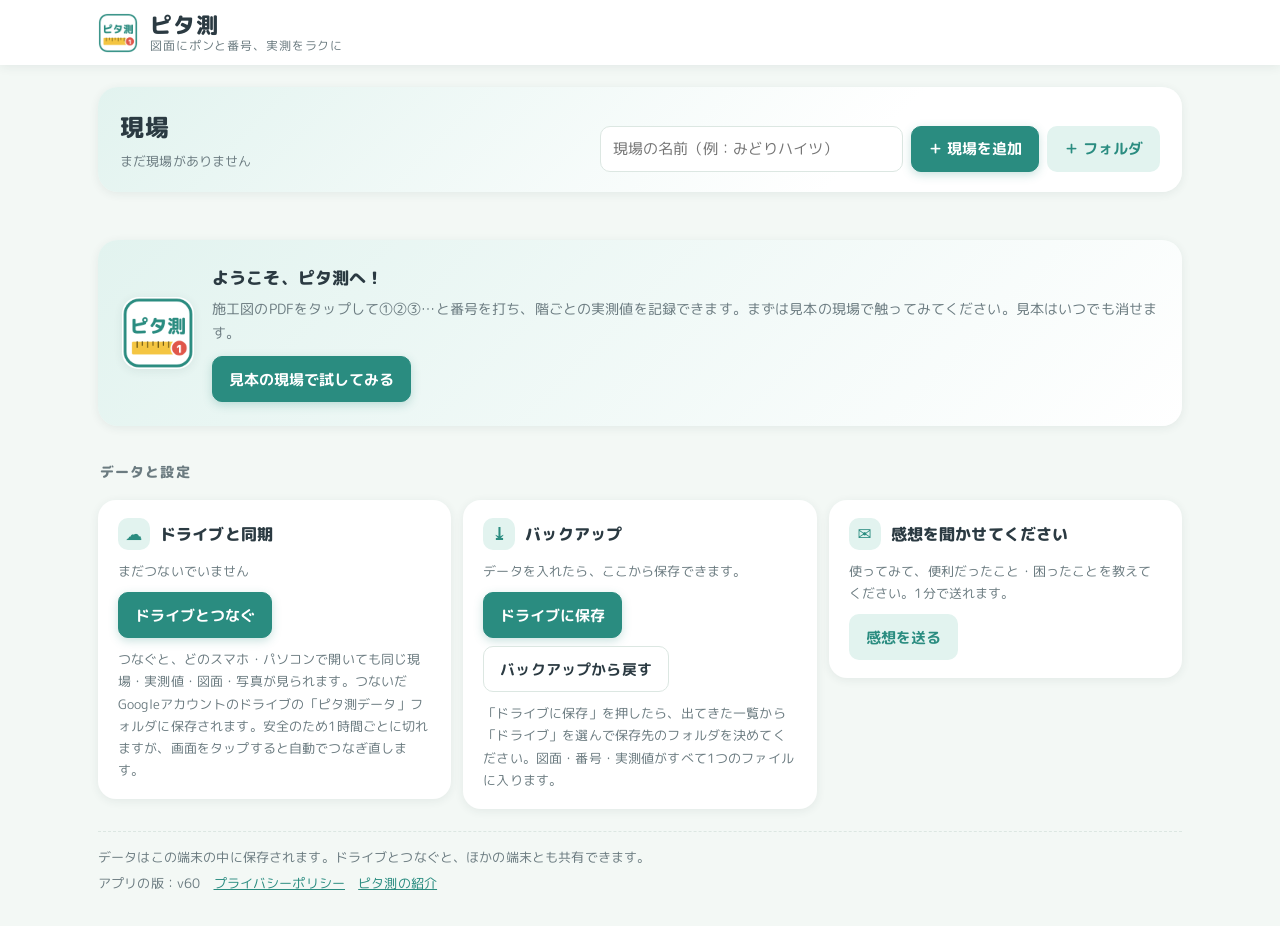
<file: index.html>
<!doctype html>
<html lang="ja">
<head>
<meta charset="utf-8">
<meta name="viewport" content="width=device-width,initial-scale=1,viewport-fit=cover">
<meta name="theme-color" content="#2a8c80">
<meta name="apple-mobile-web-app-capable" content="yes">
<meta name="apple-mobile-web-app-title" content="ピタ測">
<link rel="manifest" href="manifest.webmanifest">
<link rel="icon" href="favicon-48.png" type="image/png">
<link rel="apple-touch-icon" href="apple-touch-icon.png">
<title>ピタ測</title>
<link rel="stylesheet" href="lib/fonts/fonts.css">
<link rel="stylesheet" href="style.css">
</head>
<body>

<!-- ドライブとの同期が切れた時のお知らせ -->
<div id="syncBanner" class="syncbanner" hidden>
  <span>同期が切れています（タップで自動でつなぎ直します）</span>
  <button id="syncReconnect" type="button" class="sm">つなぎ直す</button>
</div>

<!-- ホーム：現場一覧 -->
<section id="vHome" class="view home">
  <header class="top hometop">
    <h1 class="brand"><img src="icon-192.png" alt="" width="40" height="40"><span>ピタ測<small>図面にポンと番号、実測をラクに</small></span></h1>
    <button id="syncChip" type="button" class="syncchip" hidden><i></i><span></span></button>
  </header>
  <main class="homemain">
    <!-- フォルダの中にいる時の帯 -->
    <div id="folderBar" class="folderbar" hidden>
      <button id="folderUp" type="button" class="sm">‹ すべての現場</button>
      <span class="grow"></span>
      <button id="folderRename" type="button" class="sm">名前を変える</button>
      <button id="folderDel" type="button" class="sm danger">フォルダを消す</button>
    </div>
    <section class="newsite">
      <div class="newsitehead">
        <i id="homeFolderIcon" class="fico big" hidden></i>
        <div>
          <h2 id="homeTitle">現場</h2>
          <p id="siteCount" class="note"></p>
        </div>
      </div>
      <form id="newSiteForm" class="newsiteform">
        <input id="newSiteName" type="text" placeholder="現場の名前（例：みどりハイツ）" aria-label="新しい現場の名前" autocomplete="off">
        <button id="addSite" class="primary" type="submit">＋ 現場を追加</button>
        <button id="addFolder" type="button" class="soft">＋ フォルダ</button>
      </form>
    </section>
    <input id="siteSearch" class="sitesearch" type="search" placeholder="現場をさがす" aria-label="現場をさがす" hidden>
    <ul id="folderList" class="sitegrid"></ul>
    <h2 id="looseTitle" class="sectitle" hidden>フォルダに入っていない現場</h2>
    <ul id="siteList" class="sitegrid"></ul>
    <p id="folderEmpty" class="note center" hidden>このフォルダにはまだ現場がありません。上で現場を追加するか、ほかの現場の「…」から入れてください。</p>
    <p id="siteNone" class="note center" hidden>見つかりませんでした</p>
    <div id="homeEmpty" class="hello" hidden>
      <img src="icon-192.png" alt="" width="72" height="72">
      <div>
        <h2>ようこそ、ピタ測へ！</h2>
        <p>施工図のPDFをタップして①②③…と番号を打ち、階ごとの実測値を記録できます。まずは見本の現場で触ってみてください。見本はいつでも消せます。</p>
        <button id="demoBtn" type="button" class="primary">見本の現場で試してみる</button>
      </div>
    </div>

    <h2 class="sectitle">データと設定</h2>
    <div class="settings">
      <section id="syncCard" class="card stack">
        <h3><span class="ico">☁</span>ドライブと同期</h3>
        <p id="syncInfo" class="note"></p>
        <div class="row wrap">
          <button id="syncConnect" type="button" class="primary">ドライブとつなぐ</button>
          <button id="syncNowBtn" type="button" hidden>今すぐ同期</button>
          <button id="syncOff" type="button" hidden>つなぐのをやめる</button>
        </div>
        <p class="note small">つなぐと、どのスマホ・パソコンで開いても同じ現場・実測値・図面・写真が見られます。つないだGoogleアカウントのドライブの「ピタ測データ」フォルダに保存されます。安全のため1時間ごとに切れますが、画面をタップすると自動でつなぎ直します。</p>
      </section>
      <section class="card stack">
        <h3><span class="ico">⤓</span>バックアップ</h3>
        <p id="backupInfo" class="note"></p>
        <div class="row wrap">
          <button id="backupBtn" type="button" class="primary">ドライブに保存</button>
          <label for="restoreIn" class="filebtn">バックアップから戻す</label>
          <input id="restoreIn" type="file" hidden>
        </div>
        <p class="note small">「ドライブに保存」を押したら、出てきた一覧から「ドライブ」を選んで保存先のフォルダを決めてください。図面・番号・実測値がすべて1つのファイルに入ります。</p>
      </section>
      <section class="card stack">
        <h3><span class="ico">✉</span>感想を聞かせてください</h3>
        <p class="note">使ってみて、便利だったこと・困ったことを教えてください。1分で送れます。</p>
        <div class="row"><button id="fbOpen" type="button" class="soft">感想を送る</button></div>
      </section>
    </div>
    <footer class="homefoot">
      <p class="note small">データはこの端末の中に保存されます。ドライブとつなぐと、ほかの端末とも共有できます。</p>
      <p class="note small">アプリの版：<span id="appVer">v60</span>　<a href="privacy.html">プライバシーポリシー</a>　<a href="intro.html">ピタ測の紹介</a></p>
    </footer>
  </main>
</section>

<!-- 現場：図面一覧 -->
<section id="vSite" class="view siteview" hidden>
  <header class="top">
    <button class="back" data-go="home" type="button" aria-label="戻る">‹</button>
    <h1 id="siteTitle"></h1>
    <button id="siteMenu" type="button" class="sm" aria-label="現場のメニュー（名前を変える・フォルダ・削除）">…</button>
  </header>
  <main class="homemain">
    <!-- 現場のまとめ：図面・位置の数と、実測の進み具合 -->
    <section id="siteSum" class="newsite sitesum">
      <div class="sumnums">
        <div><b id="sumDraw">0</b><span>図面</span></div>
        <div><b id="sumPos">0</b><span>位置</span></div>
        <div><b id="sumPts">0</b><span>番号</span></div>
      </div>
      <div class="sumprog">
        <div class="row"><span class="small muted">実測の進み具合</span><span class="grow"></span><b id="sumProgText" class="small"></b></div>
        <div class="bar"><i id="sumProgBar"></i></div>
      </div>
    </section>
    <div class="row wrap">
      <label class="primary filebtn" for="fileIn">＋ PDFを追加（ドライブ・ファイル）</label>
      <label class="filebtn" for="photoIn">＋ 写真を追加</label>
    </div>
    <input id="fileIn" type="file" accept="application/pdf,.pdf" hidden>
    <input id="photoIn" type="file" accept="image/*" hidden>
    <p class="note small">PDFは、開いた画面で「ドライブ」や「Google ドライブ」を選ぶと、ドライブの中の施工図を選べます。</p>
    <p id="loadMsg" class="note" hidden></p>
    <ul id="drawList" class="sitegrid drawgrid"></ul>
    <p id="siteEmpty" class="note" hidden>図面がまだありません。施工図のPDFか、図面を撮った写真を追加してください。</p>
    <div id="xlsxBox" class="card stack xlsxbox" hidden>
      <button id="xlsxBtn" type="button" class="primary">Excelで保存（実測値記入表）</button>
      <p class="note small">符号ごとの実測値の表、番号入りの図面、現場写真、集計（中間値・最大・最小・差。差が20mm以上は赤字）を1つのExcelにまとめます。ドライブとつながっていれば「ピタ測データ ＞ Excel出力」に、つながっていなければスマホの「ダウンロード」に保存します。</p>
    </div>
  </main>
</section>

<!-- 図面ビュー：番号打ち＋入力 -->
<section id="vDraw" class="view drawview" hidden>
  <header class="top">
    <button class="back" data-go="site" type="button" aria-label="戻る">‹</button>
    <h1 id="drawTitle"></h1>
    <div class="pager">
      <button id="pgPrev" type="button" aria-label="前のページ">◀</button>
      <span id="pgLabel"></span>
      <button id="pgNext" type="button" aria-label="次のページ">▶</button>
    </div>
  </header>

  <div class="posbar">
    <div id="posChips" class="chips"></div>
    <button id="addPos" type="button" class="chip add">＋ 位置</button>
    <button id="findSym" type="button" class="chip add">図面から符号をさがす</button>
    <label for="importIn" class="chip add filebtn">符号を取り込む</label>
    <input id="importIn" type="file" hidden>
  </div>
  <!-- 書き込みの道具（中身は annot.js が作る）。充電式のタッチペンでなぞると書ける -->
  <div id="penBar" class="penbar"></div>

  <div class="split">
    <div class="stagecol">
      <div id="stage" class="stage">
        <div id="layer" class="layer">
          <canvas id="cv"></canvas>
          <canvas id="hi" class="hi" hidden></canvas>
          <svg id="marks" xmlns="http://www.w3.org/2000/svg"></svg>
        </div>
        <p id="stageMsg" class="stagemsg" hidden></p>
      </div>
      <!-- 図面の操作ボタンは図面に重ならないよう、図面のすぐ下の帯に置く -->
      <div class="tools">
        <button id="modeBtn" type="button" class="tool on" aria-pressed="true">● 番号を打つ</button>
        <button id="undoBtn" type="button" class="tool">↶ 取り消し</button>
        <button id="fitBtn" type="button" class="tool">全体</button>
        <button id="wideBtn" type="button" class="tool" aria-pressed="false">⤢ 図面を広げる</button>
        <button id="sizeBtn" type="button" class="tool">丸：中</button>
      </div>
    </div>

    <div class="panel">
      <div id="noPos" class="note">上の「＋ 位置」で測る場所のグループ（例：B-1）を作ると、図面をタップして①②③…と番号を打てます。</div>
      <div id="posBody" hidden>
        <div class="poshead">
          <strong id="posName"></strong>
          <button id="posRename" type="button" class="sm ghost" aria-label="位置の名前を変える">✎</button>
          <button id="kpBtn" type="button" class="sm soft" hidden>キープラン</button>
          <span id="posMeta" class="small muted"></span>
          <span class="grow"></span>
          <span id="saveState" class="small muted"></span>
        </div>
        <div id="selBar" class="selbar" hidden>
          <span id="selLabel"></span>
          <label for="photoCam" class="filebtn sm">写真を撮る</label>
          <input id="photoCam" type="file" accept="image/*" capture="environment" hidden>
          <span class="grow"></span>
          <button id="delPoint" type="button" class="danger sm">この番号を削除</button>
        </div>
        <div id="photoStrip" class="strip" hidden></div>
        <div class="scroller"><table id="grid"></table></div>
        <div class="legend small muted">
          <span><i class="sw red"></i>実測値（mm）</span>
          <span><i class="sw warn"></i>他の階とズレが大きい（要確認）</span>
          <span>「設計」に図面の寸法を入れると差が出ます（20mm以上は赤）</span>
        </div>
        <div class="row wrap">
          <button id="rangeBtn" type="button">階の範囲を直す</button>
          <button id="addFloor" type="button">＋ 階</button>
          <button id="delFloor" type="button">− 階</button>
          <button id="copyBtn" type="button">Excel用にコピー</button>
          <button id="csvBtn" type="button">CSV</button>
          <button id="pngBtn" type="button">番号入り図面を保存</button>
          <button id="delPos" type="button" class="danger">位置を削除</button>
        </div>
        <label for="memo" class="memolabel">メモ欄<small>この位置について気づいたことを書けます（Excelにも出ます）</small></label>
        <textarea id="memo" placeholder="例：5F ⑥は壁の出っ張りあり"></textarea>
      </div>
    </div>
  </div>
</section>

<!-- 位置の作成 -->
<dialog id="posDlg">
  <form method="dialog" class="stack">
    <h2>位置を追加</h2>
    <label>位置の名前<input id="pName" type="text" placeholder="例：B-1" required></label>
    <div class="row">
      <label>開始階<input id="pFrom" type="number" inputmode="numeric" value="2" min="1" max="60"></label>
      <label>終了階<input id="pTo" type="number" inputmode="numeric" value="9" min="1" max="60"></label>
    </div>
    <p id="pErr" class="err" hidden></p>
    <div class="row">
      <button value="ok" id="pOk" class="primary">作成</button>
      <button value="cancel" formnovalidate>やめる</button>
    </div>
  </form>
</dialog>

<!-- 名前を入れる（フォルダを作る・名前を変える） -->
<dialog id="nameDlg">
  <form method="dialog" class="stack">
    <h2 id="nameTitle"></h2>
    <input id="nameIn" type="text" autocomplete="off" aria-label="名前">
    <div class="row">
      <button value="ok" class="primary" id="nameOk">決める</button>
      <button value="cancel" formnovalidate>やめる</button>
    </div>
  </form>
</dialog>

<!-- キープランを見る（その位置が建物のどこにあるか） -->
<dialog id="kpDlg" class="symdlg">
  <div class="stack">
    <h2 id="kpTitle"></h2>
    <p id="kpNote" class="note"></p>
    <div id="kpPages" class="row wrap"></div>
    <div id="kpBox" class="symprev"><canvas id="kpCv"></canvas></div>
    <div class="row"><span class="grow"></span><button type="button" id="kpClose">閉じる</button></div>
  </div>
</dialog>

<!-- 位置の階の範囲をまとめて直す -->
<dialog id="rangeDlg">
  <form method="dialog" class="stack">
    <h2 id="rangeTitle">階の範囲を直す</h2>
    <div class="row">
      <label>開始階<input id="rangeFrom" type="number" inputmode="numeric" min="1" max="99" required></label>
      <label>終了階<input id="rangeTo" type="number" inputmode="numeric" min="1" max="99" required></label>
    </div>
    <p id="rangeNote" class="note"></p>
    <div class="row">
      <button value="ok" class="primary">この範囲にする</button>
      <button value="cancel" formnovalidate>やめる</button>
    </div>
  </form>
</dialog>

<!-- えらぶメニュー（現場・図面の「…」） -->
<dialog id="menuDlg">
  <div class="stack">
    <h2 id="menuTitle"></h2>
    <div id="menuList" class="movelist"></div>
    <button type="button" id="menuCancel">やめる</button>
  </div>
</dialog>

<!-- 現場をフォルダに入れる・出す -->
<dialog id="moveDlg">
  <div class="stack">
    <h2 id="moveTitle"></h2>
    <div id="moveList" class="movelist"></div>
    <button type="button" id="moveNew" class="soft">＋ 新しいフォルダを作って入れる</button>
    <button type="button" id="moveCancel">やめる</button>
  </div>
</dialog>

<!-- 確認 -->
<dialog id="askDlg">
  <form method="dialog" class="stack">
    <p id="askText"></p>
    <div class="row">
      <button value="ok" class="danger">削除する</button>
      <button value="cancel">やめる</button>
    </div>
  </form>
</dialog>

<!-- 感想フォーム（答えは作者のGoogleフォームに届く） -->
<dialog id="fbDlg" class="fbdlg">
  <form id="fbForm" class="stack">
    <h2>ピタ測の感想</h2>
    <p class="note small">どれも空欄のままで大丈夫です。答えはピタ測の作者に届きます。</p>
    <label>お仕事の種類<input id="fbJob" type="text" placeholder="例：手摺の施工、内装、設備など"></label>
    <label>どんな場面で使いましたか<input id="fbScene" type="text" placeholder="例：マンションのバルコニーの実測"></label>
    <fieldset class="fbset"><legend>便利だった機能（いくつでも）</legend>
      <label><input type="checkbox" name="fbFeat" value="番号を打つ">番号を打つ</label>
      <label><input type="checkbox" name="fbFeat" value="実測値の表">実測値の表</label>
      <label><input type="checkbox" name="fbFeat" value="ズレ・設計との差">ズレ・設計との差</label>
      <label><input type="checkbox" name="fbFeat" value="写真">写真</label>
      <label><input type="checkbox" name="fbFeat" value="書き込み">書き込み</label>
      <label><input type="checkbox" name="fbFeat" value="Excelで保存">Excelで保存</label>
      <label><input type="checkbox" name="fbFeat" value="ドライブ同期">ドライブ同期</label>
      <label><input type="checkbox" name="fbFeat" value="符号をさがす">符号をさがす</label>
    </fieldset>
    <label>困ったこと・わかりにくかったこと<textarea id="fbTrouble" rows="3"></textarea></label>
    <fieldset class="fbset"><legend>月いくらなら払いますか</legend>
      <label><input type="radio" name="fbPrice" value="0円なら使う">0円なら使う</label>
      <label><input type="radio" name="fbPrice" value="300円">300円</label>
      <label><input type="radio" name="fbPrice" value="500円">500円</label>
      <label><input type="radio" name="fbPrice" value="1,000円">1,000円</label>
      <label><input type="radio" name="fbPrice" value="2,000円以上">2,000円以上</label>
    </fieldset>
    <label>ほしい機能・こうなったらいいのに<textarea id="fbWish" rows="3"></textarea></label>
    <label>連絡先（任意・返事がほしい時だけ）<input id="fbContact" type="text" placeholder="メールやLINEなど"></label>
    <div class="row wrap">
      <button type="submit" class="primary" id="fbSend">送る</button>
      <span class="grow"></span>
      <button type="button" id="fbCancel">やめる</button>
    </div>
  </form>
</dialog>

<!-- 表の行（階）のメニュー -->
<dialog id="rowDlg">
  <form id="rowForm" class="stack">
    <h2 id="rowTitle"></h2>
    <button type="button" id="rowAddLoc" class="soft">＋ この階に箇所を追加</button>
    <p class="note small" style="margin-top:-6px">同じ階に、同じものを測る場所が何か所もある時に使います。</p>
    <label>行の名前（例：5F X2〜X3）<input id="rowName" type="text" autocomplete="off"></label>
    <div class="row wrap">
      <button type="submit" class="primary">名前を変える</button>
      <button type="button" id="rowDel" class="danger">この行を削除</button>
      <span class="grow"></span>
      <button type="button" id="rowCancel">閉じる</button>
    </div>
  </form>
</dialog>

<!-- 図面から符号をさがす -->
<dialog id="symDlg" class="symdlg">
  <div class="stack" id="symMain">
    <h2>図面から符号をさがす</h2>
    <p id="symMsg" class="note"></p>
    <div id="symOcr" class="symocr" hidden>
      <button type="button" id="ocrView" class="primary">今見えている範囲を読む</button>
      <button type="button" id="ocrPage">このページ全体を読む</button>
      <button type="button" id="ocrAll">全ページを読む</button>
    </div>
    <div id="symList" class="symlist"></div>
    <div class="row wrap">
      <button type="button" id="symAdd" class="primary" hidden>選んだ符号を追加</button>
      <button type="button" id="symAll" hidden>全部はずす</button>
      <span class="grow"></span>
      <button type="button" id="symClose">閉じる</button>
    </div>
  </div>
  <div class="stack" id="symPrev" hidden>
    <h2 id="symPrevTitle"></h2>
    <p id="symPrevNote" class="note"></p>
    <div id="symPrevPages" class="row wrap"></div>
    <div id="symPrevBox" class="symprev"><canvas id="symPrevCv"></canvas></div>
    <div class="row wrap">
      <button type="button" id="symPrevUse" class="primary">このページにする</button>
      <span class="grow"></span>
      <button type="button" id="symPrevBack">一覧に戻る</button>
    </div>
  </div>
</dialog>

<!-- Excelをドライブに保存した後 -->
<dialog id="savedDlg">
  <div class="stack">
    <h2>ドライブに保存しました</h2>
    <p class="note"><span id="savedAcct">つないだアカウント</span>のドライブの「ピタ測データ ＞ Excel出力」に入っています。</p>
    <p id="savedName" style="margin:0;font-weight:700;word-break:break-all"></p>
    <div class="row wrap">
      <a id="savedLink" class="filebtn primary" href="#" target="_blank" rel="noopener">ドライブで開く</a>
      <span class="grow"></span>
      <button type="button" id="savedClose">閉じる</button>
    </div>
    <p class="note small">人に送るときは、ドライブで開いて「共有」から送れます。</p>
  </div>
</dialog>

<!-- 図面に文字を書く -->
<dialog id="textDlg">
  <form class="stack" id="textForm">
    <h2 id="textTitle">文字を書く</h2>
    <input id="textIn" type="text" placeholder="例：ここ要確認、W=942" aria-label="書く文字" autocomplete="off">
    <div class="row wrap">
      <button type="submit" class="primary" id="textOk">置く</button>
      <button type="button" id="textDel" class="danger" hidden>この文字を消す</button>
      <span class="grow"></span>
      <button type="button" id="textCancel">やめる</button>
    </div>
  </form>
</dialog>

<!-- 写真を撮った直後に、どの階の写真かを選ぶ -->
<dialog id="floorDlg">
  <div class="stack">
    <h2 id="floorTitle">どの階の写真？</h2>
    <img id="floorPrev" alt="" class="floorprev">
    <div id="floorBtns" class="chips wrapchips"></div>
    <button id="floorCancel" type="button">保存しない</button>
  </div>
</dialog>

<!-- 写真の拡大表示 -->
<dialog id="photoDlg" class="photodlg">
  <div class="photostage">
    <div id="photoWrap" class="photowrap">
      <img id="photoImg" alt="">
      <svg id="photoSvg" xmlns="http://www.w3.org/2000/svg" preserveAspectRatio="none"></svg>
    </div>
  </div>
  <div class="row wrap">
    <div id="phTools" class="annotbar"></div>
  </div>
  <p id="photoCap"></p>
  <label class="row small muted">階を変える
    <select id="photoFloor" aria-label="写真の階"></select>
  </label>
  <div class="row">
    <button id="photoDel" type="button" class="danger">この写真を削除</button>
    <span class="grow"></span>
    <button id="photoClose" type="button">閉じる</button>
  </div>
</dialog>

<div id="toast" class="toast" hidden></div>

<!-- Google Play版以外で開いた時の案内（PLAY.only が true の時だけ出る） -->
<div id="playGate" class="playgate" hidden>
  <div class="card stack">
    <h2>ピタ測は Google Play で販売しています</h2>
    <p class="note">このアプリは、Google Play で購入したアプリから開いてお使いください。購入済みの方は、ホーム画面の「ピタ測」アイコンから開いてください。</p>
    <a id="playLink" class="primary btnlink" href="#" rel="noopener">Google Play で見る</a>
    <a class="note small" href="intro.html">ピタ測の紹介を見る</a>
  </div>
</div>
<script src="lib/pdfjs/pdf.min.js"></script>
<script src="store.js"></script>
<script src="sync.js"></script>
<script src="annot.js"></script>
<script src="demo.js"></script>
<script src="ocr.js"></script>
<script src="app.js"></script>
</body>
</html>
</file>
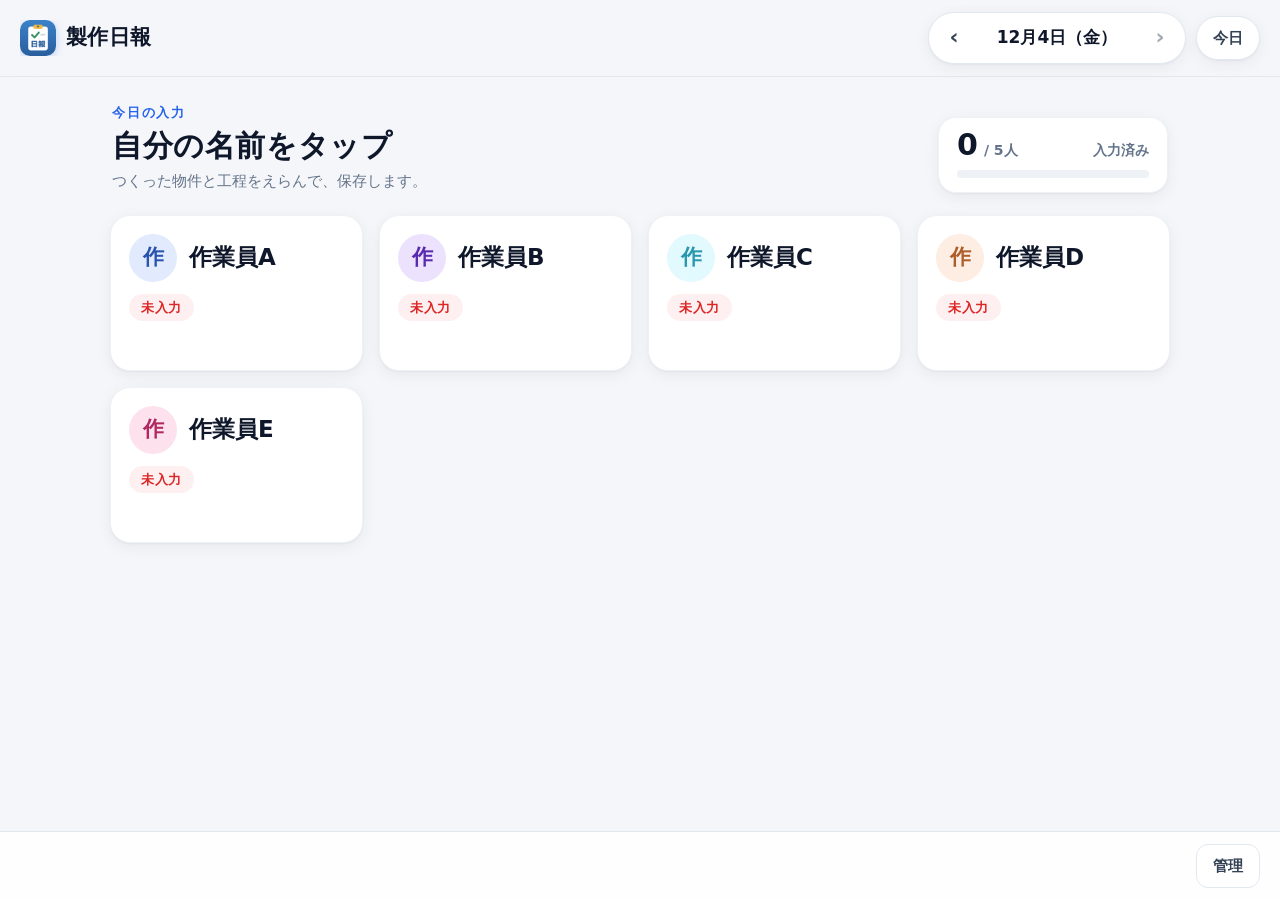
<file: nippo/index.html>
<!doctype html>
<html lang="ja">
<head>
<meta charset="utf-8">
<meta name="viewport" content="width=device-width,initial-scale=1,viewport-fit=cover">
<meta name="theme-color" content="#f5f6f9">
<meta name="apple-mobile-web-app-capable" content="yes">
<meta name="apple-mobile-web-app-title" content="製作日報">
<link rel="manifest" href="manifest.webmanifest">
<link rel="icon" href="favicon-48.png" type="image/png">
<link rel="apple-touch-icon" href="apple-touch-icon.png">
<title>製作日報</title>
<link rel="stylesheet" href="style.css">
</head>
<body>

<!-- ホーム：日付と作業員の一覧 -->
<section id="vHome" class="view">
  <header class="top">
    <h1 class="brand"><img src="icon-192.png" alt="" width="36" height="36">製作日報</h1>
    <div class="datenav">
      <button id="dPrev" type="button" aria-label="前の日">‹</button>
      <button id="dLabel" type="button" class="datelabel" aria-label="日付をえらぶ"></button>
      <input id="dPick" type="date" class="dpick" tabindex="-1" aria-hidden="true">
      <button id="dNext" type="button" aria-label="次の日">›</button>
    </div>
    <button id="dToday" type="button" class="sm">今日</button>
  </header>
  <main class="pad">
    <div id="hero" class="hero">
      <div class="herotext">
        <p id="heroDay" class="eyebrow"></p>
        <h2>自分の名前をタップ</h2>
        <p class="herosub">つくった物件と工程をえらんで、保存します。</p>
      </div>
      <div id="prog" class="prog">
        <p class="progtxt"><b id="progDone">0</b><span id="progAll"></span><span class="proglabel">入力済み</span></p>
        <div class="progbar"><i id="progBar"></i></div>
      </div>
    </div>
    <div id="workerGrid" class="workers"></div>
    <p id="homeEmpty" class="note" hidden>作業員がまだいません。右下の「管理」から作業員と物件を登録してください。</p>
    <div id="forgot" class="card forgot" hidden>
      <h2>入れ忘れがあります <small class="muted">日付をタップすると、その日の入力ができます（休みの日は「休み」を押してください）</small></h2>
      <div id="forgotList"></div>
    </div>
  </main>
  <footer class="foot">
    <button id="syncChip" type="button" class="syncchip" hidden></button>
    <button id="toAdmin" type="button" class="sm">管理</button>
  </footer>
</section>

<!-- 入力：物件をえらぶ -->
<section id="vEntry" class="view" hidden>
  <header class="top">
    <button id="entryBack" type="button" class="back" aria-label="もどる">‹</button>
    <h1 id="entryTitle"></h1>
  </header>
  <main class="pad">
    <div class="row wrap">
      <input id="projFilter" type="search" placeholder="物件名・工事番号でさがす" class="grow">
      <button id="copyLast" type="button" class="soft">前回と同じ</button>
    </div>
    <div class="offrow">
      <span class="muted">休みの日は →</span>
      <span id="offBtns" class="offbtns"></span>
    </div>
    <p id="offNow" class="offnow" hidden></p>
    <div id="selBox" class="card" hidden>
      <h2>えらんだ物件 <small class="muted">工程は必ずえらんでください（いくつでも）。時間は分かれば入れてください（なくても保存できます）</small></h2>
      <ul id="selList" class="sellist"></ul>
      <label class="notelabel">ひとこと（任意）<input id="entryNote" type="text" placeholder="例：部品のみ、午後から応援 など"></label>
    </div>
    <p class="hint">つくった物件をタップ（いくつでもえらべます）。えらぶと上に欄が出るので、その物件の工程（手配・切断・組み立てなど）を必ずえらんでください。</p>
    <div id="projGrid" class="projects"></div>
    <button id="projMore" type="button" class="more" hidden></button>
    <p id="projNone" class="note" hidden>さがした文字に合う物件がありません。</p>
    <p id="projEmpty" class="note" hidden>物件が登録されていません。「管理」→「物件」で登録してください。</p>

  </main>
  <footer class="foot entryfoot">
    <button id="entryClear" type="button" class="danger">この日の入力を消す</button>
    <button id="entrySave" type="button" class="primary big">保存する</button>
  </footer>
</section>

<!-- 管理 -->
<section id="vAdmin" class="view" hidden>
  <header class="top">
    <button id="adminBack" type="button" class="back" aria-label="もどる">‹</button>
    <h1>管理</h1>
  </header>
  <nav class="tabs">
    <button type="button" data-tab="tProj" class="on">物件</button>
    <button type="button" data-tab="tProc">工程</button>
    <button type="button" data-tab="tWork">作業員</button>
    <button type="button" data-tab="tRec">記録・出力</button>
    <button type="button" data-tab="tEtc">その他</button>
  </nav>
  <main class="pad">
    <!-- 物件 -->
    <div id="tProj" class="tab">
      <form id="projForm" class="card stack">
        <h2>物件を追加</h2>
        <div class="row wrap">
          <input id="pCode" type="text" placeholder="工事番号（任意）" class="code">
          <input id="pName" type="text" placeholder="物件名（必須）" class="grow" required>
          <button type="submit" class="primary">追加</button>
        </div>
      </form>
      <div class="card stack">
        <h2>Excel・CSVからまとめて登録</h2>
        <p class="note">工事番号と物件名が並んだ表を読み込みます。「工事番号」「物件名」などの見出しがあれば、その列を自動でえらびます。毎月の受注残報告書のように担当ごとにシートが分かれていても、全部のシートをまとめて読み、同じ物件名の行は1つにまとめます。読み込んだあと、登録する前に中身を確かめられます。すでに登録してある物件はとばします。</p>
        <div class="row wrap">
          <label class="filebtn primary">ファイルをえらぶ<input id="impFile" type="file" accept=".xlsx,.xlsm,.csv,.txt,application/vnd.openxmlformats-officedocument.spreadsheetml.sheet,text/csv" hidden></label>
          <button id="impSample" type="button">見本のExcelを出す</button>
        </div>
        <div id="impBox" hidden>
          <div class="row wrap improw">
            <label id="impSheetL">シート <select id="impSheet"></select></label>
            <label>工事番号の列 <select id="impCode"></select></label>
            <label>物件名の列 <select id="impName"></select></label>
          </div>
          <p id="impInfo" class="note"></p>
          <div class="tablewrap impwrap"><table id="impTable" class="rec"></table></div>
          <div class="row wrap" style="margin-top:12px">
            <button id="impDo" type="button" class="primary">えらんだ物件を登録する</button>
            <button id="impCancel" type="button">閉じる</button>
          </div>
          <div id="impGone" class="gone" hidden>
            <h2>この表に載っていない物件 <small class="muted">受注残から消えた＝製作が終わった物件なら、チェックして「完了にする」と入力画面に出なくなります（記録は残ります）</small></h2>
            <div id="impGoneList" class="gonelist"></div>
            <button id="impDoneDo" type="button" style="margin-top:10px">完了にする</button>
          </div>
        </div>
      </div>
      <div class="row wrap gap">
        <input id="projSearch" type="search" placeholder="物件名・工事番号でさがす" class="grow">
        <label class="chk"><input id="showDone" type="checkbox"> 完了した物件も表示</label>
      </div>
      <ul id="projAdmin" class="alist"></ul>
    </div>

    <!-- 工程 -->
    <div id="tProc" class="tab" hidden>
      <form id="procForm" class="card stack">
        <h2>工程を追加</h2>
        <div class="row">
          <input id="prName" type="text" placeholder="例：組立、仕上げ" class="grow" required>
          <button type="submit" class="primary">追加</button>
        </div>
      </form>
      <ul id="procAdmin" class="alist"></ul>
      <p class="note">入力画面には上から順に出ます。「使わない」にした工程は入力画面に出ません（記録は残ります）。</p>
    </div>

    <!-- 作業員 -->
    <div id="tWork" class="tab" hidden>
      <form id="workForm" class="card stack">
        <h2>作業員を追加</h2>
        <div class="row">
          <input id="wName" type="text" placeholder="名前" class="grow" required>
          <button type="submit" class="primary">追加</button>
        </div>
      </form>
      <ul id="workAdmin" class="alist"></ul>
      <p class="note">「休み中」にした人はホームに出ません（記録は残ります）。</p>
    </div>

    <!-- 記録・出力 -->
    <div id="tRec" class="tab" hidden>
      <div class="card stack">
        <div class="row wrap">
          <input id="recMonth" type="month">
          <button id="xlsxOut" type="button" class="primary">Excelで出す</button>
          <button id="csvOut" type="button">CSVで出す</button>
          <button id="xlsxDrive" type="button" class="soft" hidden>Excelをドライブに保存</button>
          <a id="xlsxLink" href="#" target="_blank" rel="noopener" hidden>保存したExcelを開く</a>
        </div>
        <p class="note">Excelには「明細」「日別」「物件別」「工程別」「人別」の5枚のシートが入ります。人別には、作業した日・休み・入れ忘れの日数が出ます。工程別は、1物件に工程を2つえらんだ日は半分ずつで数えます。物件別の「人工」は、1日に2物件なら0.5人工ずつ（時間を入れた日は時間の割合）で数えます。</p>
      </div>
      <div class="card">
        <h2>入れ忘れ <small class="muted">日曜以外で、だれかが作業を入れているのに入力がない日。日付をタップでその日の入力へ</small></h2>
        <div id="recForgot"></div>
      </div>
      <p class="note">表のマスをタップすると、その人のその日の入力を直せます。</p>
      <div class="tablewrap"><table id="recTable" class="rec"></table></div>
    </div>

    <!-- その他 -->
    <div id="tEtc" class="tab" hidden>
      <div class="card stack">
        <h2>Googleドライブと同期</h2>
        <p class="note">つなぐと、記録・物件・工程・作業員がGoogleドライブの「製作日報データ」フォルダに保存されます。同じGoogleアカウントでつないだ別のタブレットや事務所のパソコンでも、同じ記録を見たり、Excelを出したりできます。電波がない間の入力は、電波が戻ったら送ります。</p>
        <p class="note">Googleの決まりで、1時間ごとにつなぎ直しが必要です。切れている時は「保存する」や「管理」を押した時に自動でつなぎ直します（Googleの小さな画面が一瞬開きます）。</p>
        <p class="note"><a href="privacy.html" target="_blank" rel="noopener">プライバシーポリシー</a>（データの扱いについて）</p>
        <p id="syncInfo" class="note"></p>
        <div class="row wrap">
          <button id="syncConnect" type="button" class="primary">Googleドライブにつなぐ</button>
          <button id="syncNow" type="button" hidden>今すぐ同期</button>
          <button id="syncOff" type="button" class="danger" hidden>同期をやめる</button>
        </div>
      </div>
      <div class="card stack">
        <h2>作業員向けの使い方の紙</h2>
        <p class="note">名前→物件→工程→保存、休みの日、入れ忘れの直し方をA4の1枚にまとめた紙です。印刷してタブレットの横に貼ってください。</p>
        <div class="row wrap"><a class="filebtn" href="guide/" target="_blank" rel="noopener">使い方の紙を開く（印刷用）</a></div>
      </div>
      <div class="card stack">
        <h2>管理画面のパスワード</h2>
        <p class="note">作業員がうっかり物件や記録を変えないように、管理画面に入る時の数字（4けた程度）を決められます。空にすると無しになります。</p>
        <div class="row"><input id="pinInput" type="password" inputmode="numeric" placeholder="例：1234" class="grow"><button id="pinSave" type="button">決める</button></div>
        <p id="pinInfo" class="note"></p>
      </div>
      <div class="card stack">
        <h2>バックアップ</h2>
        <p class="note">ドライブ同期を使っていない時は、データはこのタブレットの中にだけ保存されています。月に一度くらい「保存」して、パソコンやドライブに残しておくと安心です。</p>
        <div class="row wrap">
          <button id="bkSave" type="button" class="primary">バックアップを保存</button>
          <label class="filebtn">バックアップから戻す<input id="bkLoad" type="file" accept=".json,application/json" hidden></label>
        </div>
      </div>
    </div>
  </main>
</section>

<div id="toast" class="toast" hidden></div>

<script src="sync.js"></script>
<script src="app.js"></script>
</body>
</html>
</file>
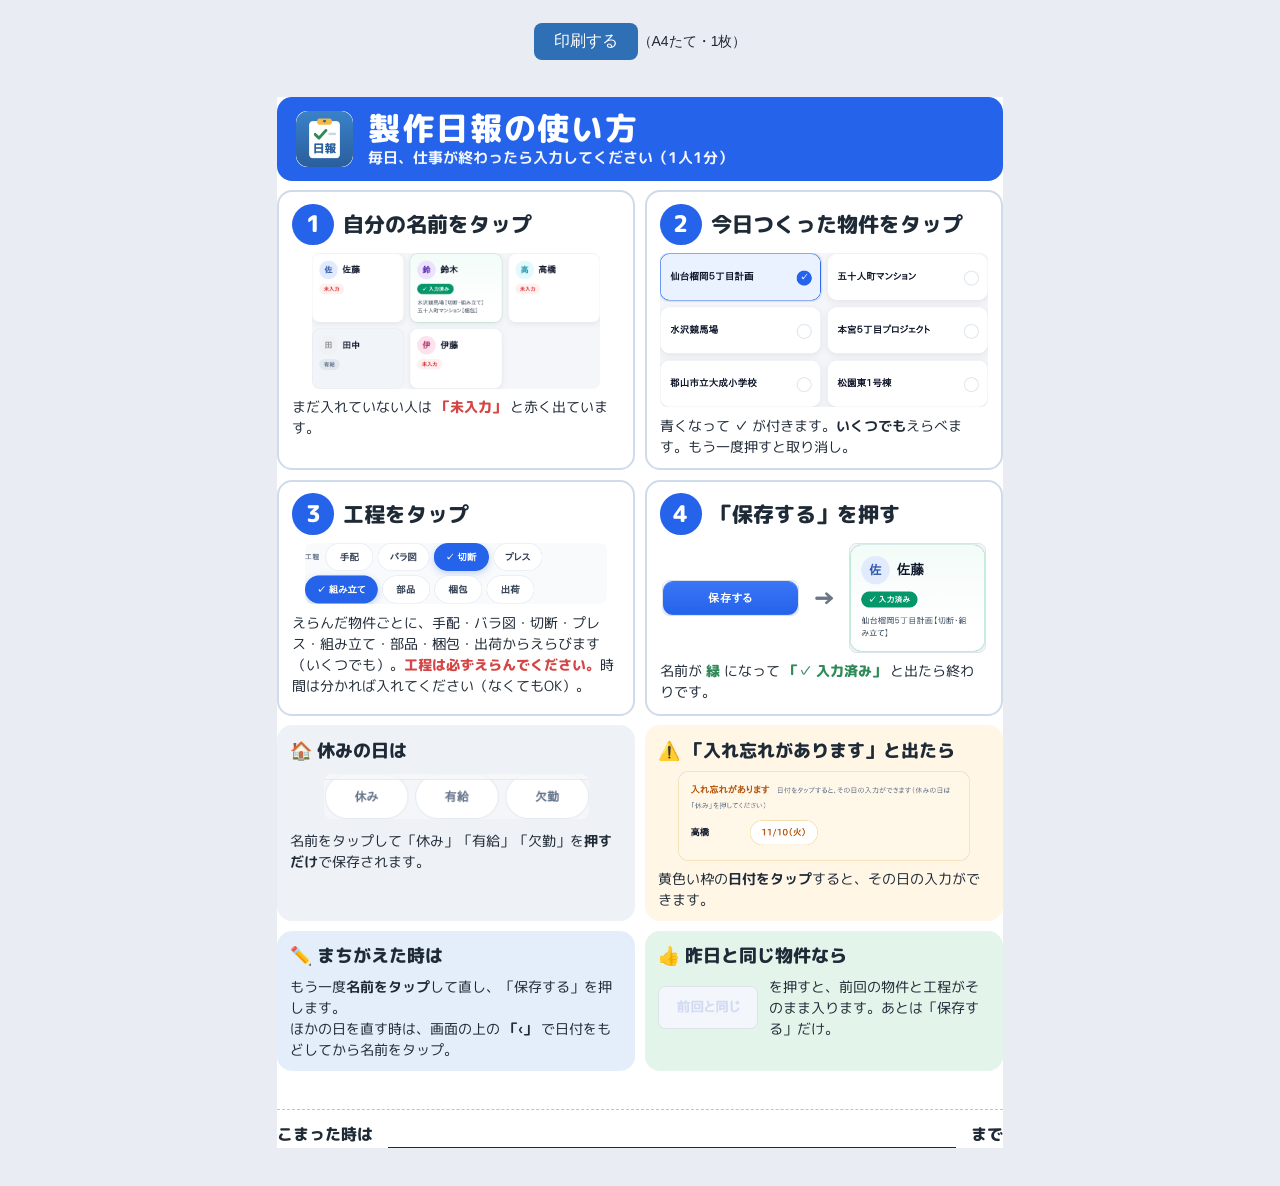
<file: nippo/guide/index.html>
<!doctype html>
<html lang="ja">
<head>
<meta charset="utf-8">
<meta name="viewport" content="width=device-width,initial-scale=1">
<title>製作日報の使い方（作業員用）</title>
<link rel="stylesheet" href="../../lib/fonts/fonts.css">
<style>
@page{size:A4 portrait;margin:9mm}
*{box-sizing:border-box}
body{margin:0;font-family:"M PLUS Rounded 1c","Hiragino Maru Gothic ProN","Hiragino Sans","Meiryo",sans-serif;color:#1f2a37;background:#e9edf3;-webkit-print-color-adjust:exact;print-color-adjust:exact}
.page{width:192mm;height:278mm;margin:10mm auto;background:#fff;display:flex;flex-direction:column;gap:2.6mm;overflow:hidden}
@media print{body{background:#fff}.page{margin:0}.noprint{display:none}}
.title{display:flex;align-items:center;gap:4mm;background:#2563eb;color:#fff;border-radius:4mm;padding:3mm 5mm}
.title img{width:15mm;height:15mm;border-radius:3mm;background:#fff}
.title h1{margin:0;font-size:24pt;font-weight:800;letter-spacing:.06em;line-height:1.2}
.title p{margin:0;font-size:11pt;font-weight:700;opacity:.95}
.steps{display:grid;grid-template-columns:1fr 1fr;gap:2.6mm}
.step{border:.6mm solid #cfdbe9;border-radius:4mm;padding:3mm 3.5mm;display:flex;flex-direction:column;gap:2mm}
.step h2{margin:0;display:flex;align-items:center;gap:2.5mm;font-size:16pt;font-weight:800;line-height:1.25}
.num{flex:none;width:11mm;height:11mm;border-radius:50%;background:#2563eb;color:#fff;display:flex;align-items:center;justify-content:center;font-size:17pt;font-weight:800}
.step p{margin:0;font-size:10.5pt;line-height:1.5}
.shot{display:block;max-width:100%;border:.3mm solid #dbe2ec;border-radius:2mm;margin:0 auto}
.must{color:#d64545;font-weight:800}
.ok{color:#2e8b57;font-weight:800}
.boxes{display:grid;grid-template-columns:1fr 1fr;gap:2.6mm}
.box{border-radius:4mm;padding:3mm 3.5mm;display:flex;flex-direction:column;gap:1.8mm}
.box h3{margin:0;font-size:13.5pt;font-weight:800}
.box p{margin:0;font-size:10.5pt;line-height:1.5}
.off{background:#eef1f5}
.fix{background:#e4eefa}
.forgot{background:#fff6e5}
.tip{background:#e3f4ea}
.foot{margin-top:auto;display:flex;align-items:center;gap:4mm;border-top:.5mm dashed #b8c4d4;padding-top:3mm;font-size:12pt;font-weight:800}
.foot .line{flex:1;border-bottom:.4mm solid #1f2a37;height:7mm}
.noprint{text-align:center;margin:6mm 0 0;font:14px sans-serif}
.noprint button{font:inherit;font-size:16px;padding:8px 20px;border-radius:8px;border:0;background:#2f6fb5;color:#fff;cursor:pointer}
</style>
</head>
<body>
<p class="noprint"><button onclick="print()">印刷する</button>（A4たて・1枚）</p>
<div class="page">
  <div class="title">
    <img src="../icon-192.png" alt="">
    <div>
      <h1>製作日報の使い方</h1>
      <p>毎日、仕事が終わったら入力してください（1人1分）</p>
    </div>
  </div>

  <div class="steps">
    <div class="step">
      <h2><span class="num">1</span>自分の名前をタップ</h2>
      <img class="shot" src="1home.png" alt="" style="width:88%;border:0">
      <p>まだ入れていない人は <span class="must">「未入力」</span> と赤く出ています。</p>
    </div>
    <div class="step">
      <h2><span class="num">2</span>今日つくった物件をタップ</h2>
      <img class="shot" src="2proj.png" alt="" style="width:100%;border:0">
      <p>青くなって <b>✓</b> が付きます。<b>いくつでも</b>えらべます。もう一度押すと取り消し。</p>
    </div>
    <div class="step">
      <h2><span class="num">3</span>工程をタップ</h2>
      <img class="shot" src="3proc.png" alt="" style="width:92%;border:0">
      <p>えらんだ物件ごとに、手配・バラ図・切断・プレス・組み立て・部品・梱包・出荷からえらびます（いくつでも）。<span class="must">工程は必ずえらんでください。</span>時間は分かれば入れてください（なくてもOK）。</p>
    </div>
    <div class="step">
      <h2><span class="num">4</span>「保存する」を押す</h2>
      <div style="display:flex;gap:3mm;align-items:center">
        <img class="shot" src="4save.png" alt="" style="width:42%">
        <span style="font-size:18pt;font-weight:800;color:#6b7787">→</span>
        <img class="shot" src="4done.png" alt="" style="width:42%">
      </div>
      <p>名前が <span class="ok">緑</span> になって <span class="ok">「✓ 入力済み」</span> と出たら終わりです。</p>
    </div>
  </div>

  <div class="boxes">
    <div class="box off">
      <h3>🏠 休みの日は</h3>
      <img class="shot" src="6off.png" alt="" style="width:80%;border:0;margin:1mm auto">
      <p>名前をタップして「休み」「有給」「欠勤」を<b>押すだけ</b>で保存されます。</p>
    </div>
    <div class="box forgot">
      <h3>⚠️ 「入れ忘れがあります」と出たら</h3>
      <img class="shot" src="5forgot.png" alt="" style="width:88%;border:0">
      <p>黄色い枠の<b>日付をタップ</b>すると、その日の入力ができます。</p>
    </div>
    <div class="box fix">
      <h3>✏️ まちがえた時は</h3>
      <p>もう一度<b>名前をタップ</b>して直し、「保存する」を押します。<br>ほかの日を直す時は、画面の上の <b>「‹」</b> で日付をもどしてから名前をタップ。</p>
    </div>
    <div class="box tip">
      <h3>👍 昨日と同じ物件なら</h3>
      <div style="display:flex;gap:3mm;align-items:center">
        <img class="shot" src="7copy.png" alt="" style="width:30%;margin:0">
        <p>を押すと、前回の物件と工程がそのまま入ります。あとは「保存する」だけ。</p>
      </div>
    </div>
  </div>

  <div class="foot">こまった時は <span class="line"></span> まで</div>
</div>
</body>
</html>
</file>
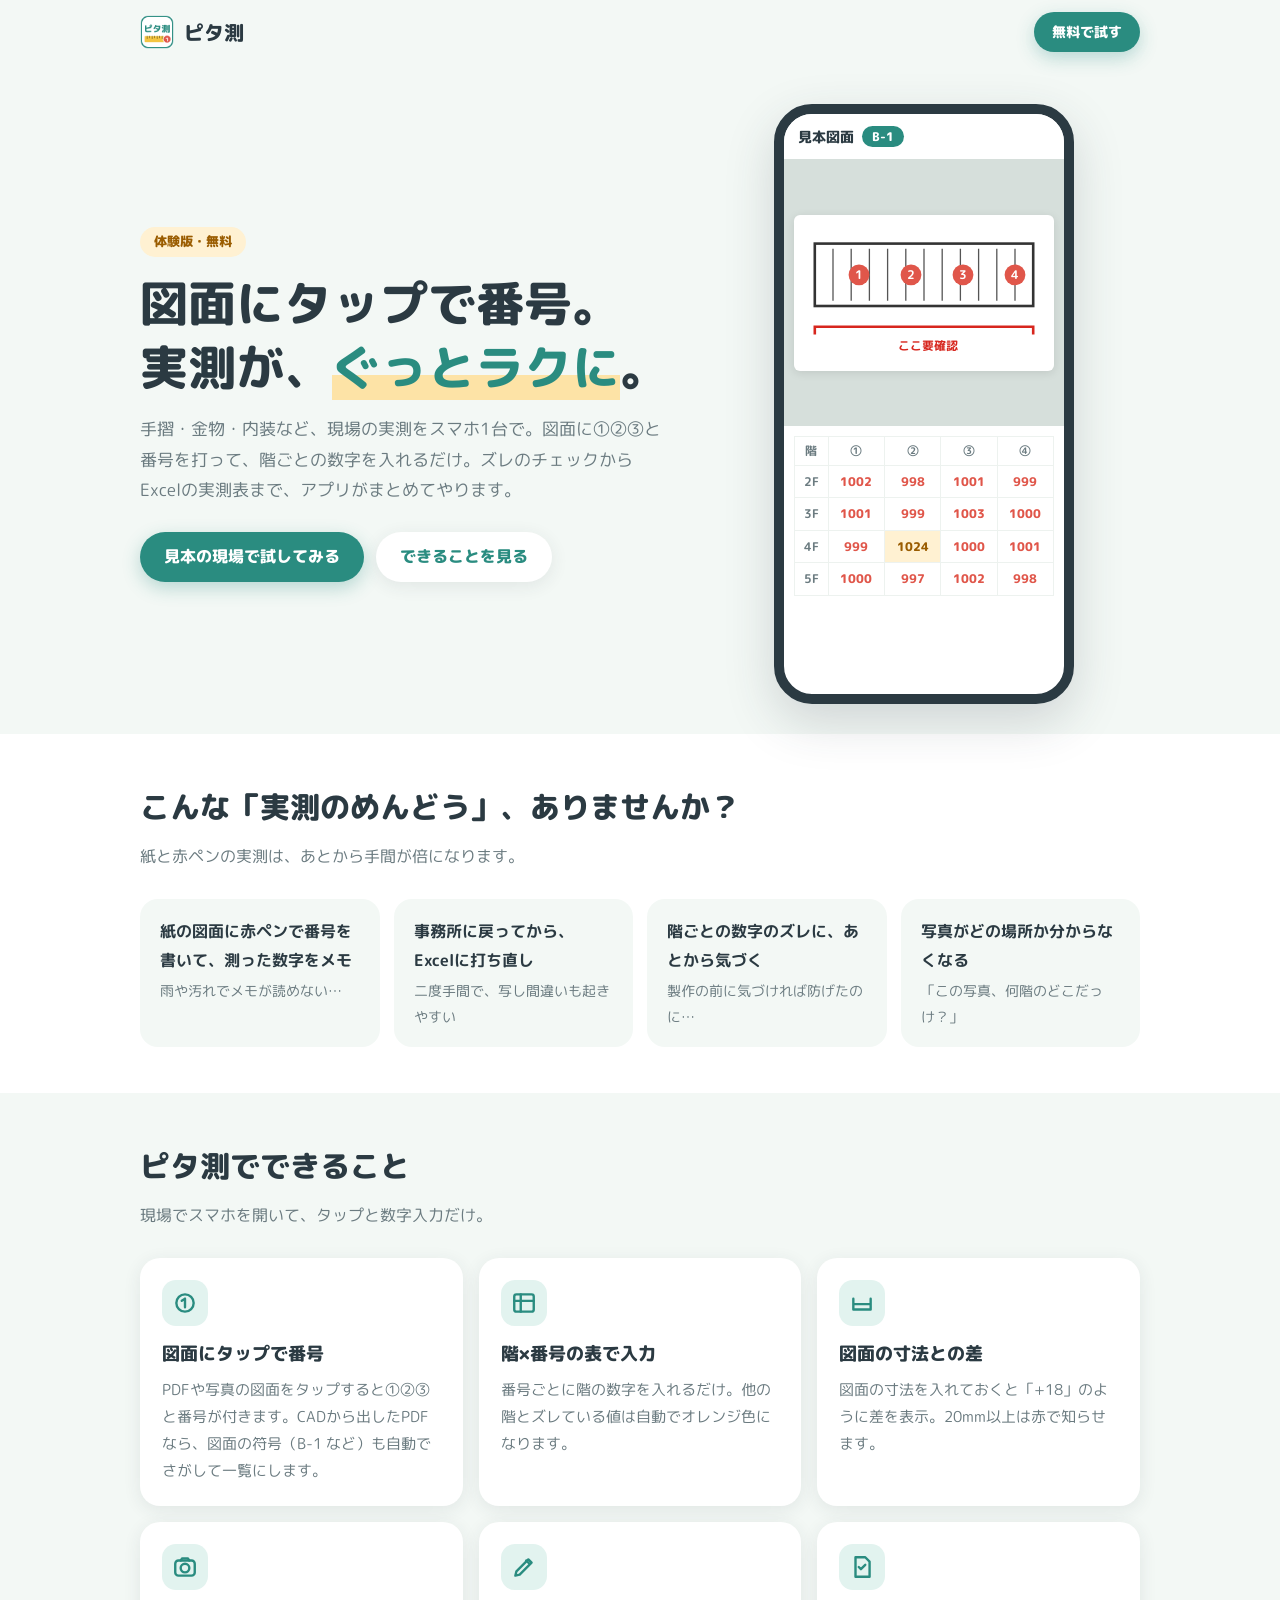
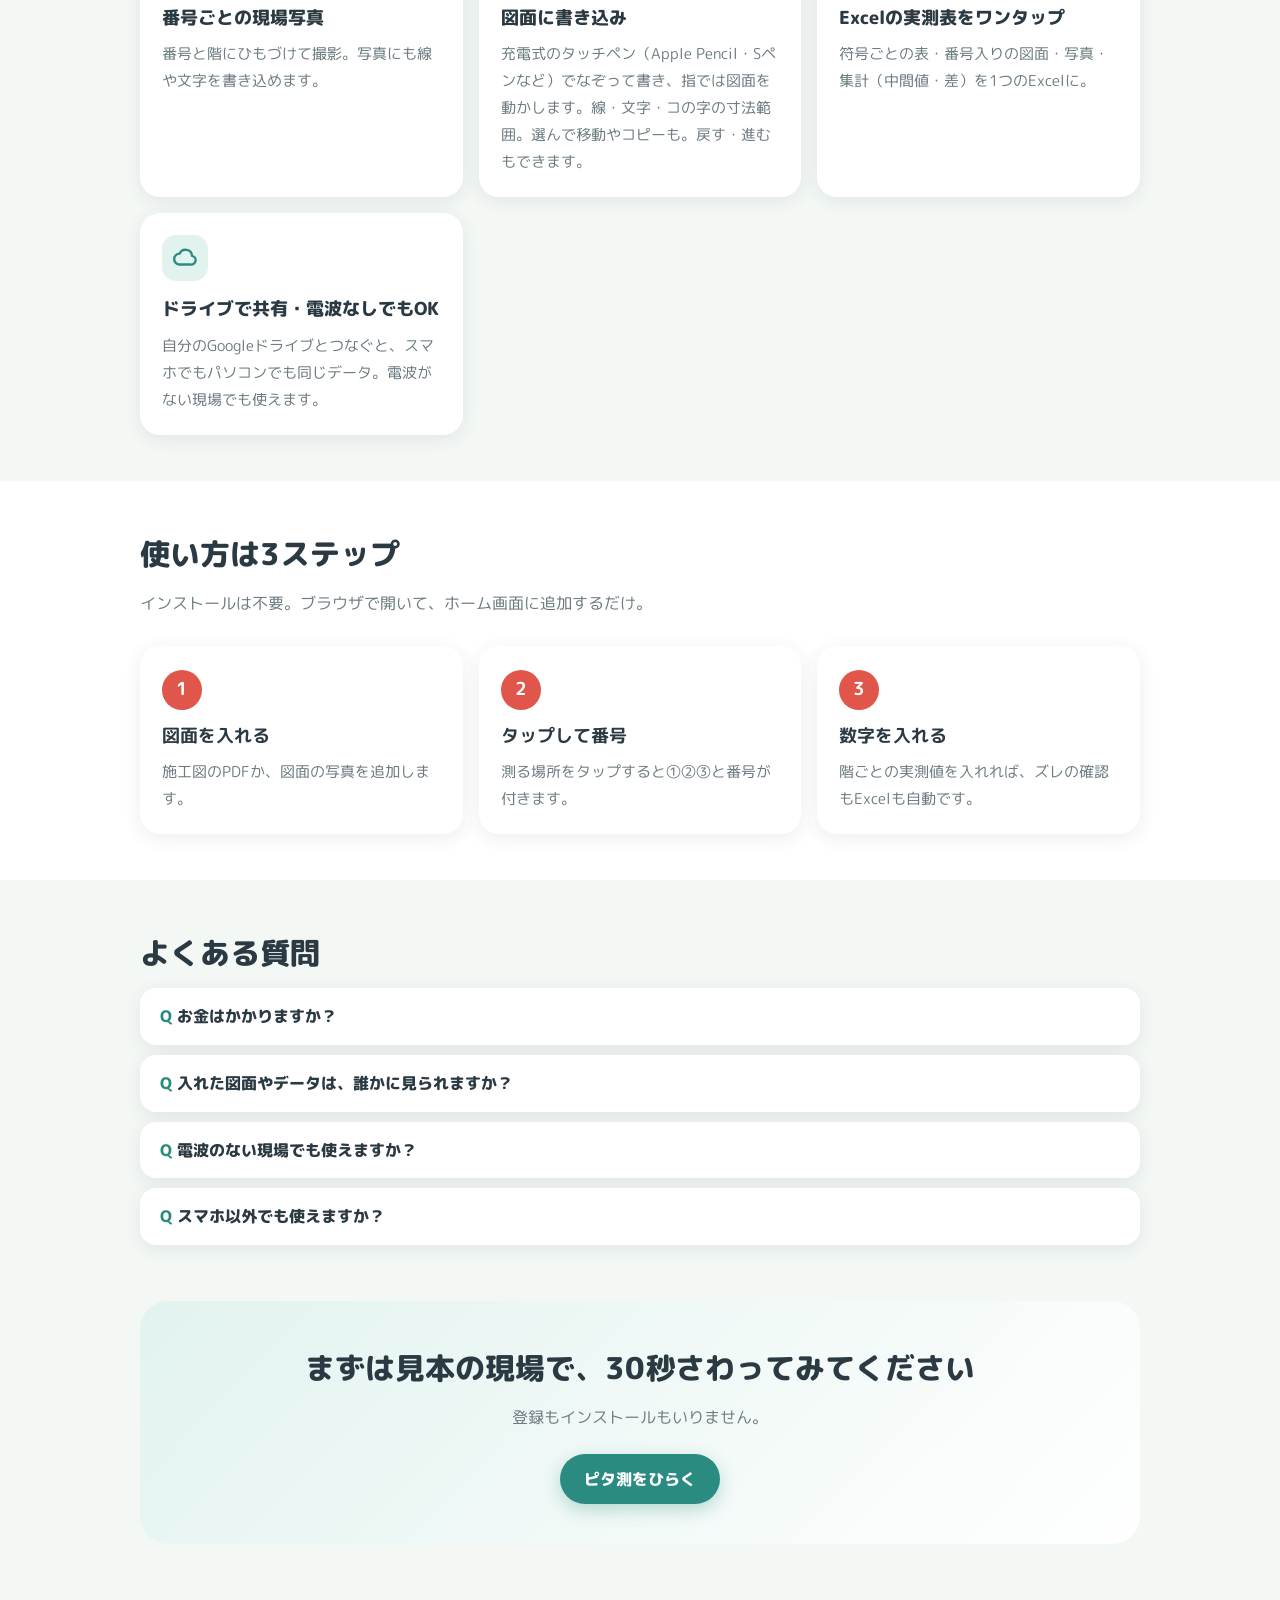
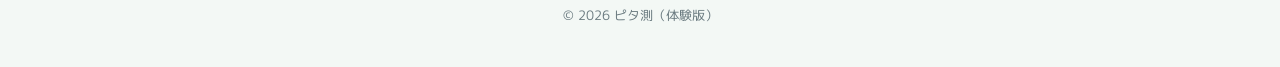
<file: intro.html>
<!doctype html>
<html lang="ja">
<head>
<meta charset="utf-8">
<meta name="viewport" content="width=device-width,initial-scale=1,viewport-fit=cover">
<meta name="theme-color" content="#2a8c80">
<meta name="description" content="図面をタップして番号を打ち、階ごとの実測値を入れるだけ。ズレのチェック、写真、Excelの実測表までスマホ1台で。">
<title>ピタ測｜現場の実測を、スマホ1台でラクに</title>
<link rel="icon" href="favicon-48.png" type="image/png">
<link rel="stylesheet" href="lib/fonts/fonts.css">
<style>
:root{
  --bg:#f3f8f5; --surface:#fff; --ink:#2b3a42; --muted:#6b7b80; --line:#dce7e2;
  --accent:#2a8c80; --accentsoft:#e2f3ef; --red:#e0564a; --sun:#f5b941; --warnbg:#fff1d2;
  --shadow:0 4px 18px rgba(43,58,66,.09);
  --f:"M PLUS Rounded 1c","Hiragino Maru Gothic ProN","Hiragino Sans","Yu Gothic UI","Meiryo",sans-serif;
}
*{box-sizing:border-box}
body{margin:0;background:var(--bg);color:var(--ink);font:16px/1.8 var(--f)}
a{color:inherit}
.wrap{max-width:1040px;margin:0 auto;padding-inline:20px}
header.nav{position:sticky;top:0;z-index:5;background:rgba(243,248,245,.9);backdrop-filter:blur(8px)}
header.nav .wrap{display:flex;align-items:center;justify-content:space-between;padding-block:12px}
.logo{display:flex;align-items:center;gap:10px;font-weight:800;font-size:20px;text-decoration:none}
.logo img{width:34px;height:34px;display:block}
.btn{display:inline-flex;align-items:center;justify-content:center;gap:8px;min-height:50px;padding:10px 24px;border-radius:999px;font-weight:800;text-decoration:none;transition:transform .1s}
.btn:active{transform:scale(.97)}
.btn.main{background:var(--accent);color:#fff;box-shadow:0 6px 18px rgba(42,140,128,.3)}
.btn.sub{background:var(--surface);color:var(--accent);box-shadow:var(--shadow)}
.btn.small{min-height:40px;padding:6px 18px;font-size:14px}
/* はじめの画面 */
.hero{padding-block:40px 30px}
.hero .wrap{display:grid;grid-template-columns:1.1fr .9fr;gap:40px;align-items:center}
.tag{display:inline-block;background:var(--warnbg);color:#9a5c00;font-weight:800;font-size:13px;padding:3px 14px;border-radius:999px}
h1{font-size:clamp(30px,5vw,48px);line-height:1.35;margin:14px 0 14px;font-weight:800;text-wrap:balance}
h1 em{font-style:normal;color:var(--accent);background:linear-gradient(transparent 62%,#fde3a6 62%)}
.lead{color:var(--muted);font-size:17px;margin:0 0 26px;max-width:34em}
.ctas{display:flex;gap:12px;flex-wrap:wrap}
.phone{justify-self:center;width:min(300px,80vw);aspect-ratio:9/18;background:#fff;border-radius:38px;box-shadow:0 18px 50px rgba(43,58,66,.18);border:10px solid #2b3a42;overflow:hidden;display:flex;flex-direction:column}
.phone .bar{background:#fff;padding:10px 14px;font-weight:800;font-size:14px;box-shadow:0 2px 8px rgba(0,0,0,.06);display:flex;gap:8px;align-items:center}
.phone .bar span{background:var(--accent);color:#fff;border-radius:999px;padding:0 10px;font-size:12px}
.phone .draw{flex:0 0 46%;background:#d6dfdb;display:grid;place-items:center;padding:10px}
.phone .draw svg{width:100%;height:auto;background:#fff;border-radius:6px;box-shadow:0 2px 10px rgba(0,0,0,.1)}
.phone table{border-collapse:collapse;width:calc(100% - 20px);margin:10px;font-size:12px;text-align:center;font-weight:800}
.phone th{color:var(--muted);font-weight:700;padding:3px;border:1px solid #edf2ef}
.phone td{color:var(--red);padding:5px 2px;border:1px solid #edf2ef}
.phone td.off{background:var(--warnbg);color:#9a5c00}
/* 困りごと */
section{padding-block:46px}
h2{font-size:clamp(22px,3.4vw,30px);font-weight:800;margin:0 0 8px;text-wrap:balance}
.sec-lead{color:var(--muted);margin:0 0 28px}
.pain{background:var(--surface)}
.pain ul{list-style:none;margin:0;padding:0;display:grid;grid-template-columns:repeat(auto-fit,minmax(230px,1fr));gap:14px}
.pain li{background:var(--bg);border-radius:18px;padding:18px 20px;font-weight:700}
.pain li small{display:block;color:var(--muted);font-weight:400;font-size:14px;margin-top:4px}
/* できること */
.feats{display:grid;grid-template-columns:repeat(auto-fit,minmax(260px,1fr));gap:16px}
.feat{background:var(--surface);border-radius:20px;padding:22px;box-shadow:var(--shadow)}
.feat .ico{width:46px;height:46px;border-radius:14px;background:var(--accentsoft);display:grid;place-items:center;margin-bottom:12px}
.feat .ico svg{width:26px;height:26px;stroke:var(--accent);fill:none;stroke-width:2.2;stroke-linecap:round;stroke-linejoin:round}
.feat h3{margin:0 0 6px;font-size:18px;font-weight:800}
.feat p{margin:0;color:var(--muted);font-size:15px}
/* 使い方 */
.steps{display:grid;grid-template-columns:repeat(auto-fit,minmax(240px,1fr));gap:16px;counter-reset:s}
.step{position:relative;background:var(--surface);border-radius:20px;padding:24px 22px 22px 22px;box-shadow:var(--shadow)}
.step b{display:grid;place-items:center;width:40px;height:40px;border-radius:50%;background:var(--red);color:#fff;font-size:18px;margin-bottom:10px}
.step h3{margin:0 0 6px;font-size:18px}
.step p{margin:0;color:var(--muted);font-size:15px}
/* よくある質問 */
.faq details{background:var(--surface);border-radius:16px;padding:14px 20px;margin-bottom:10px;box-shadow:var(--shadow)}
.faq summary{cursor:pointer;font-weight:800;list-style:none}
.faq summary::before{content:"Q ";color:var(--accent)}
.faq details p{margin:8px 0 0;color:var(--muted)}
.final{text-align:center;background:linear-gradient(135deg,var(--accentsoft),#fff);border-radius:28px;padding:40px 20px;margin-bottom:40px}
.final p{color:var(--muted);margin:6px 0 22px}
footer{color:var(--muted);font-size:13px;text-align:center;padding:20px 0 40px}
@media (max-width:760px){
  .hero .wrap{grid-template-columns:1fr}
  .hero{padding-top:20px}
}
@media (prefers-reduced-motion:reduce){*{transition:none!important}}
</style>
</head>
<body>

<header class="nav">
  <div class="wrap">
    <a class="logo" href="#"><img src="icon-192.png" alt="" width="34" height="34">ピタ測</a>
    <a class="btn main small" href="./">無料で試す</a>
  </div>
</header>

<div class="hero">
  <div class="wrap">
    <div>
      <span class="tag">体験版・無料</span>
      <h1>図面にタップで番号。<br>実測が、<em>ぐっとラクに</em>。</h1>
      <p class="lead">手摺・金物・内装など、現場の実測をスマホ1台で。図面に①②③と番号を打って、階ごとの数字を入れるだけ。ズレのチェックからExcelの実測表まで、アプリがまとめてやります。</p>
      <div class="ctas">
        <a class="btn main" href="./">見本の現場で試してみる</a>
        <a class="btn sub" href="#feats">できることを見る</a>
      </div>
    </div>
    <div class="phone" aria-label="アプリの画面のイメージ">
      <div class="bar">見本図面 <span>B-1</span></div>
      <div class="draw">
        <svg viewBox="0 0 200 120" role="img" aria-label="図面に番号が打たれたイメージ">
          <rect x="16" y="22" width="168" height="48" fill="none" stroke="#333" stroke-width="2"/>
          <g stroke="#555" stroke-width="1">
            <line x1="30" y1="26" x2="30" y2="66"/><line x1="44" y1="26" x2="44" y2="66"/><line x1="58" y1="26" x2="58" y2="66"/><line x1="72" y1="26" x2="72" y2="66"/><line x1="86" y1="26" x2="86" y2="66"/><line x1="100" y1="26" x2="100" y2="66"/><line x1="114" y1="26" x2="114" y2="66"/><line x1="128" y1="26" x2="128" y2="66"/><line x1="142" y1="26" x2="142" y2="66"/><line x1="156" y1="26" x2="156" y2="66"/><line x1="170" y1="26" x2="170" y2="66"/>
          </g>
          <path d="M16 92 V86 H184 V92" fill="none" stroke="#d7261e" stroke-width="2"/>
          <text x="80" y="104" font-size="9" fill="#d7261e" font-weight="700">ここ要確認</text>
          <g font-size="9" font-weight="700" fill="#fff" text-anchor="middle">
            <circle cx="50" cy="46" r="8" fill="#e0564a"/><text x="50" y="49">1</text>
            <circle cx="90" cy="46" r="8" fill="#e0564a"/><text x="90" y="49">2</text>
            <circle cx="130" cy="46" r="8" fill="#e0564a"/><text x="130" y="49">3</text>
            <circle cx="170" cy="46" r="8" fill="#e0564a"/><text x="170" y="49">4</text>
          </g>
        </svg>
      </div>
      <table>
        <tr><th>階</th><th>①</th><th>②</th><th>③</th><th>④</th></tr>
        <tr><th>2F</th><td>1002</td><td>998</td><td>1001</td><td>999</td></tr>
        <tr><th>3F</th><td>1001</td><td>999</td><td>1003</td><td>1000</td></tr>
        <tr><th>4F</th><td>999</td><td class="off">1024</td><td>1000</td><td>1001</td></tr>
        <tr><th>5F</th><td>1000</td><td>997</td><td>1002</td><td>998</td></tr>
      </table>
    </div>
  </div>
</div>

<section class="pain">
  <div class="wrap">
    <h2>こんな「実測のめんどう」、ありませんか？</h2>
    <p class="sec-lead">紙と赤ペンの実測は、あとから手間が倍になります。</p>
    <ul>
      <li>紙の図面に赤ペンで番号を書いて、測った数字をメモ<small>雨や汚れでメモが読めない…</small></li>
      <li>事務所に戻ってから、Excelに打ち直し<small>二度手間で、写し間違いも起きやすい</small></li>
      <li>階ごとの数字のズレに、あとから気づく<small>製作の前に気づければ防げたのに…</small></li>
      <li>写真がどの場所か分からなくなる<small>「この写真、何階のどこだっけ？」</small></li>
    </ul>
  </div>
</section>

<section id="feats">
  <div class="wrap">
    <h2>ピタ測でできること</h2>
    <p class="sec-lead">現場でスマホを開いて、タップと数字入力だけ。</p>
    <div class="feats">
      <div class="feat"><div class="ico"><svg viewBox="0 0 24 24"><circle cx="12" cy="12" r="8"/><path d="M12 8v8M9 10l3-2"/></svg></div><h3>図面にタップで番号</h3><p>PDFや写真の図面をタップすると①②③と番号が付きます。CADから出したPDFなら、図面の符号（B-1 など）も自動でさがして一覧にします。</p></div>
      <div class="feat"><div class="ico"><svg viewBox="0 0 24 24"><rect x="3" y="4" width="18" height="16" rx="2"/><path d="M3 10h18M9 4v16"/></svg></div><h3>階×番号の表で入力</h3><p>番号ごとに階の数字を入れるだけ。他の階とズレている値は自動でオレンジ色になります。</p></div>
      <div class="feat"><div class="ico"><svg viewBox="0 0 24 24"><path d="M4 18h16M4 18V8M20 18V8M4 13h16"/></svg></div><h3>図面の寸法との差</h3><p>図面の寸法を入れておくと「+18」のように差を表示。20mm以上は赤で知らせます。</p></div>
      <div class="feat"><div class="ico"><svg viewBox="0 0 24 24"><rect x="3" y="6" width="18" height="14" rx="3"/><circle cx="12" cy="13" r="4"/><path d="M8 6l1.5-2h5L16 6"/></svg></div><h3>番号ごとの現場写真</h3><p>番号と階にひもづけて撮影。写真にも線や文字を書き込めます。</p></div>
      <div class="feat"><div class="ico"><svg viewBox="0 0 24 24"><path d="M4 20l4-1 11-11-3-3L5 16l-1 4z"/><path d="M14 6l3 3"/></svg></div><h3>図面に書き込み</h3><p>充電式のタッチペン（Apple Pencil・Sペンなど）でなぞって書き、指では図面を動かします。線・文字・コの字の寸法範囲。選んで移動やコピーも。戻す・進むもできます。</p></div>
      <div class="feat"><div class="ico"><svg viewBox="0 0 24 24"><path d="M6 3h9l4 4v14H6z"/><path d="M9 12l2 2 4-4"/></svg></div><h3>Excelの実測表をワンタップ</h3><p>符号ごとの表・番号入りの図面・写真・集計（中間値・差）を1つのExcelに。</p></div>
      <div class="feat"><div class="ico"><svg viewBox="0 0 24 24"><path d="M7 18a5 5 0 010-10 6 6 0 0111.5 2A4 4 0 0117 18H7z"/></svg></div><h3>ドライブで共有・電波なしでもOK</h3><p>自分のGoogleドライブとつなぐと、スマホでもパソコンでも同じデータ。電波がない現場でも使えます。</p></div>
    </div>
  </div>
</section>

<section style="background:var(--surface)">
  <div class="wrap">
    <h2>使い方は3ステップ</h2>
    <p class="sec-lead">インストールは不要。ブラウザで開いて、ホーム画面に追加するだけ。</p>
    <div class="steps">
      <div class="step"><b>1</b><h3>図面を入れる</h3><p>施工図のPDFか、図面の写真を追加します。</p></div>
      <div class="step"><b>2</b><h3>タップして番号</h3><p>測る場所をタップすると①②③と番号が付きます。</p></div>
      <div class="step"><b>3</b><h3>数字を入れる</h3><p>階ごとの実測値を入れれば、ズレの確認もExcelも自動です。</p></div>
    </div>
  </div>
</section>

<section class="faq">
  <div class="wrap">
    <h2>よくある質問</h2>
    <details><summary>お金はかかりますか？</summary><p>今は体験版として無料で使えます。</p></details>
    <details><summary>入れた図面やデータは、誰かに見られますか？</summary><p>データは使っている端末の中と、つないだ場合はご自身のGoogleドライブだけに保存されます。作った側が見ることはできません。</p></details>
    <details><summary>電波のない現場でも使えますか？</summary><p>使えます。一度電波のある所で開いておけば、電波がなくても入力できます。電波が戻ると自動でドライブと同期します。</p></details>
    <details><summary>スマホ以外でも使えますか？</summary><p>タブレットやパソコンのブラウザでも使えます。</p></details>
  </div>
</section>

<div class="wrap">
  <div class="final">
    <h2>まずは見本の現場で、30秒さわってみてください</h2>
    <p>登録もインストールもいりません。</p>
    <a class="btn main" href="./">ピタ測をひらく</a>
  </div>
</div>

<footer>© 2026 ピタ測（体験版）</footer>
</body>
</html>
</file>
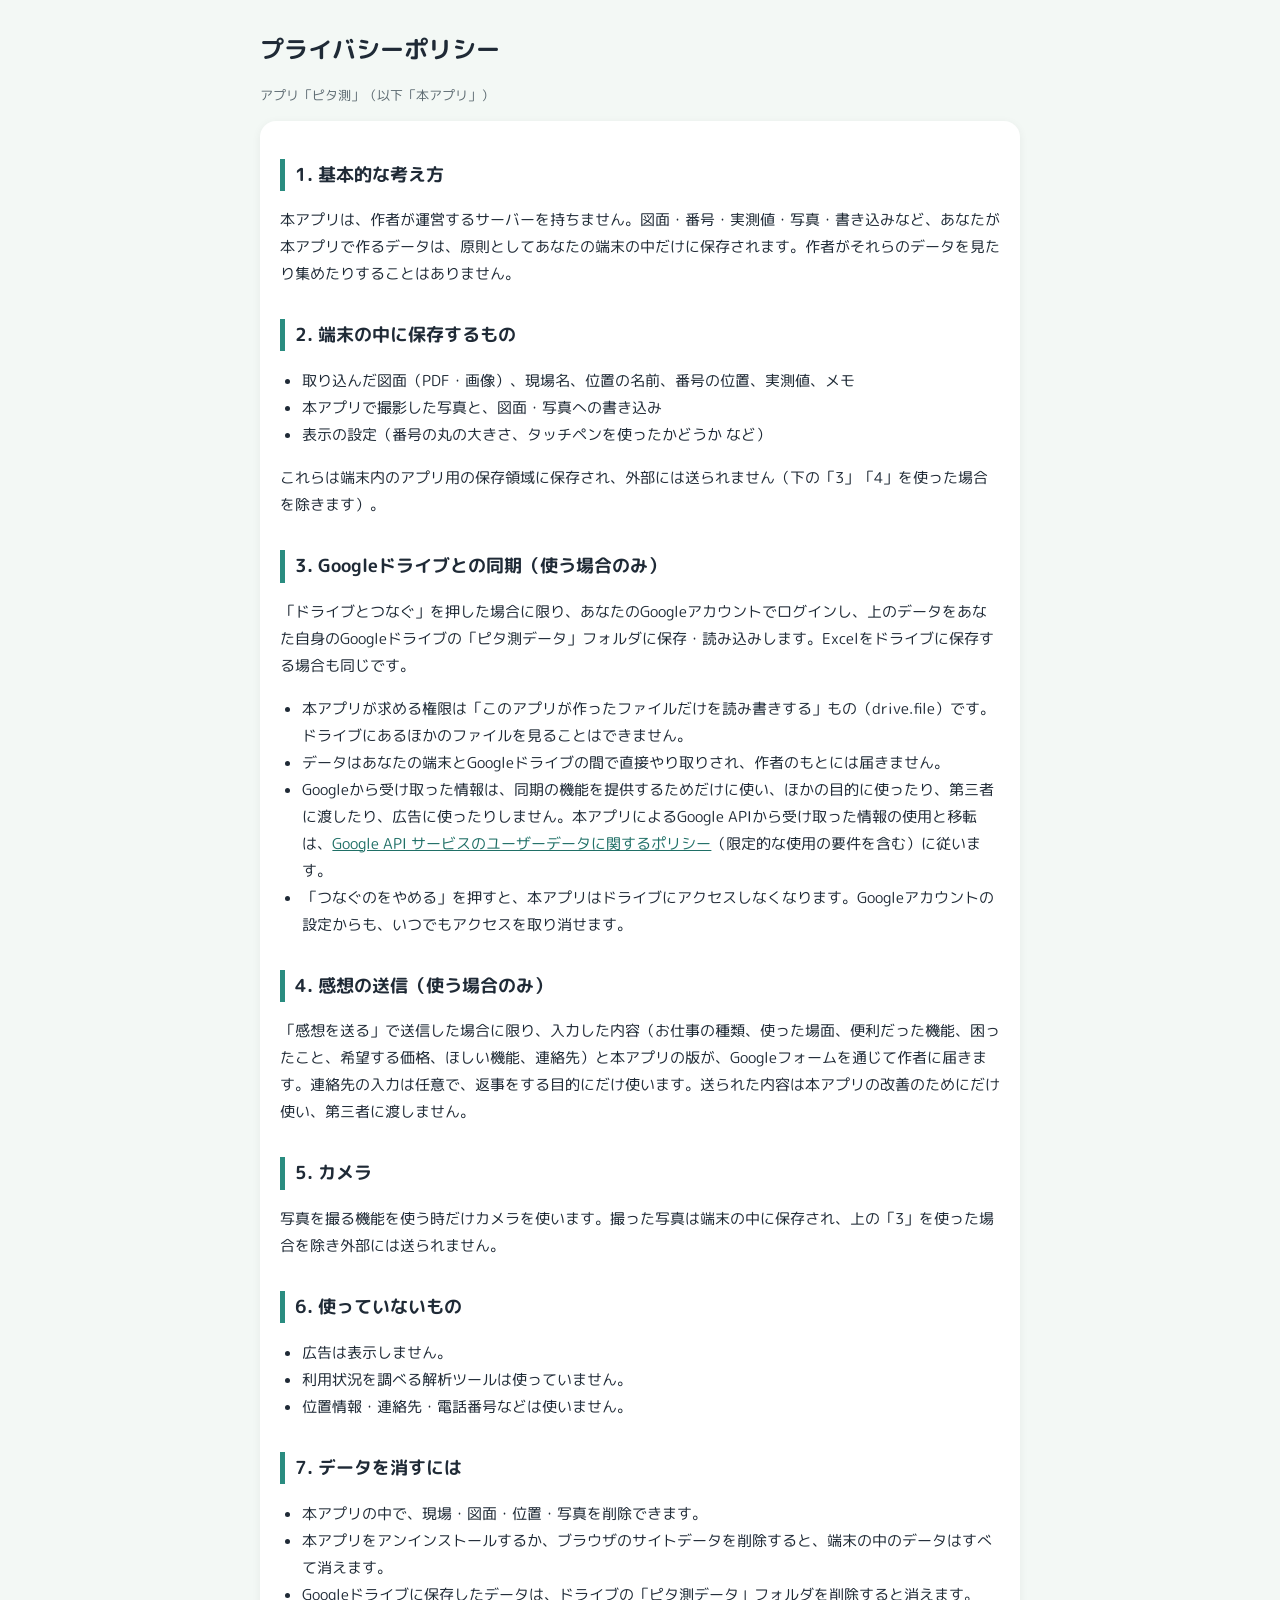
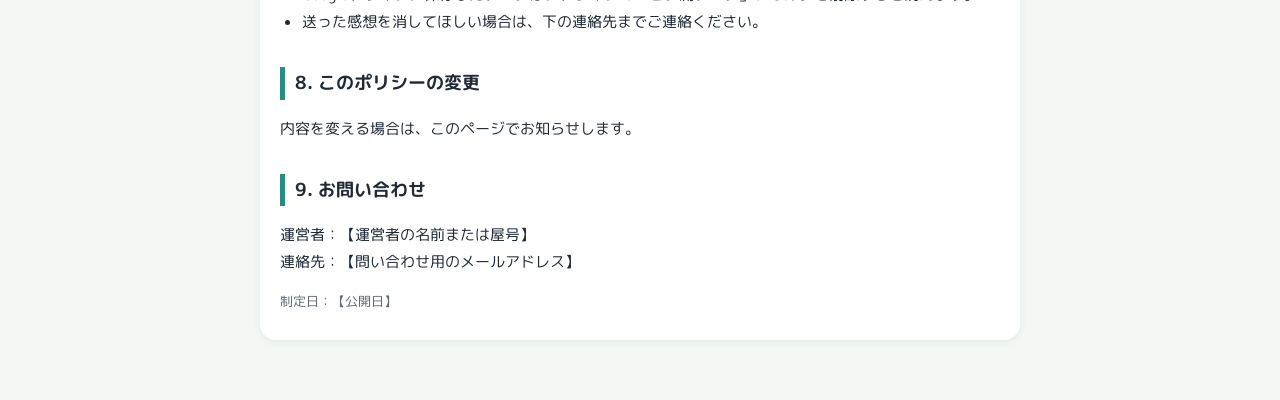
<file: privacy.html>
<!DOCTYPE html>
<html lang="ja">
<head>
<meta charset="utf-8">
<meta name="viewport" content="width=device-width, initial-scale=1">
<title>プライバシーポリシー｜ピタ測</title>
<link rel="icon" href="favicon-48.png" type="image/png">
<link rel="stylesheet" href="lib/fonts/fonts.css">
<style>
  body{margin:0;background:#f3f8f5;color:#1f2a36;font-family:"M PLUS Rounded 1c","Hiragino Sans","Yu Gothic UI","Meiryo",sans-serif;line-height:1.8}
  main{max-width:760px;margin:0 auto;padding:28px 20px 60px}
  h1{font-size:24px;margin:0 0 4px}
  h2{font-size:18px;margin:32px 0 8px;padding-left:10px;border-left:5px solid #2a8c80}
  p,li{font-size:15px}
  ul{padding-left:1.4em}
  .muted{color:#5d6b72;font-size:13px}
  .card{background:#fff;border-radius:16px;padding:6px 20px 14px;box-shadow:0 2px 10px rgba(0,0,0,.06)}
  a{color:#1f6f66}
</style>
</head>
<body>
<main>
  <h1>プライバシーポリシー</h1>
  <p class="muted">アプリ「ピタ測」（以下「本アプリ」）</p>

  <div class="card">
  <h2>1. 基本的な考え方</h2>
  <p>本アプリは、作者が運営するサーバーを持ちません。図面・番号・実測値・写真・書き込みなど、あなたが本アプリで作るデータは、原則としてあなたの端末の中だけに保存されます。作者がそれらのデータを見たり集めたりすることはありません。</p>

  <h2>2. 端末の中に保存するもの</h2>
  <ul>
    <li>取り込んだ図面（PDF・画像）、現場名、位置の名前、番号の位置、実測値、メモ</li>
    <li>本アプリで撮影した写真と、図面・写真への書き込み</li>
    <li>表示の設定（番号の丸の大きさ、タッチペンを使ったかどうか など）</li>
  </ul>
  <p>これらは端末内のアプリ用の保存領域に保存され、外部には送られません（下の「3」「4」を使った場合を除きます）。</p>

  <h2>3. Googleドライブとの同期（使う場合のみ）</h2>
  <p>「ドライブとつなぐ」を押した場合に限り、あなたのGoogleアカウントでログインし、上のデータをあなた自身のGoogleドライブの「ピタ測データ」フォルダに保存・読み込みします。Excelをドライブに保存する場合も同じです。</p>
  <ul>
    <li>本アプリが求める権限は「このアプリが作ったファイルだけを読み書きする」もの（drive.file）です。ドライブにあるほかのファイルを見ることはできません。</li>
    <li>データはあなたの端末とGoogleドライブの間で直接やり取りされ、作者のもとには届きません。</li>
    <li>Googleから受け取った情報は、同期の機能を提供するためだけに使い、ほかの目的に使ったり、第三者に渡したり、広告に使ったりしません。本アプリによるGoogle APIから受け取った情報の使用と移転は、<a href="https://developers.google.com/terms/api-services-user-data-policy" rel="noopener">Google API サービスのユーザーデータに関するポリシー</a>（限定的な使用の要件を含む）に従います。</li>
    <li>「つなぐのをやめる」を押すと、本アプリはドライブにアクセスしなくなります。Googleアカウントの設定からも、いつでもアクセスを取り消せます。</li>
  </ul>

  <h2>4. 感想の送信（使う場合のみ）</h2>
  <p>「感想を送る」で送信した場合に限り、入力した内容（お仕事の種類、使った場面、便利だった機能、困ったこと、希望する価格、ほしい機能、連絡先）と本アプリの版が、Googleフォームを通じて作者に届きます。連絡先の入力は任意で、返事をする目的にだけ使います。送られた内容は本アプリの改善のためにだけ使い、第三者に渡しません。</p>

  <h2>5. カメラ</h2>
  <p>写真を撮る機能を使う時だけカメラを使います。撮った写真は端末の中に保存され、上の「3」を使った場合を除き外部には送られません。</p>

  <h2>6. 使っていないもの</h2>
  <ul>
    <li>広告は表示しません。</li>
    <li>利用状況を調べる解析ツールは使っていません。</li>
    <li>位置情報・連絡先・電話番号などは使いません。</li>
  </ul>

  <h2>7. データを消すには</h2>
  <ul>
    <li>本アプリの中で、現場・図面・位置・写真を削除できます。</li>
    <li>本アプリをアンインストールするか、ブラウザのサイトデータを削除すると、端末の中のデータはすべて消えます。</li>
    <li>Googleドライブに保存したデータは、ドライブの「ピタ測データ」フォルダを削除すると消えます。</li>
    <li>送った感想を消してほしい場合は、下の連絡先までご連絡ください。</li>
  </ul>

  <h2>8. このポリシーの変更</h2>
  <p>内容を変える場合は、このページでお知らせします。</p>

  <h2>9. お問い合わせ</h2>
  <p>運営者：【運営者の名前または屋号】<br>連絡先：【問い合わせ用のメールアドレス】</p>
  <p class="muted">制定日：【公開日】</p>
  </div>
</main>
</body>
</html>
</file>
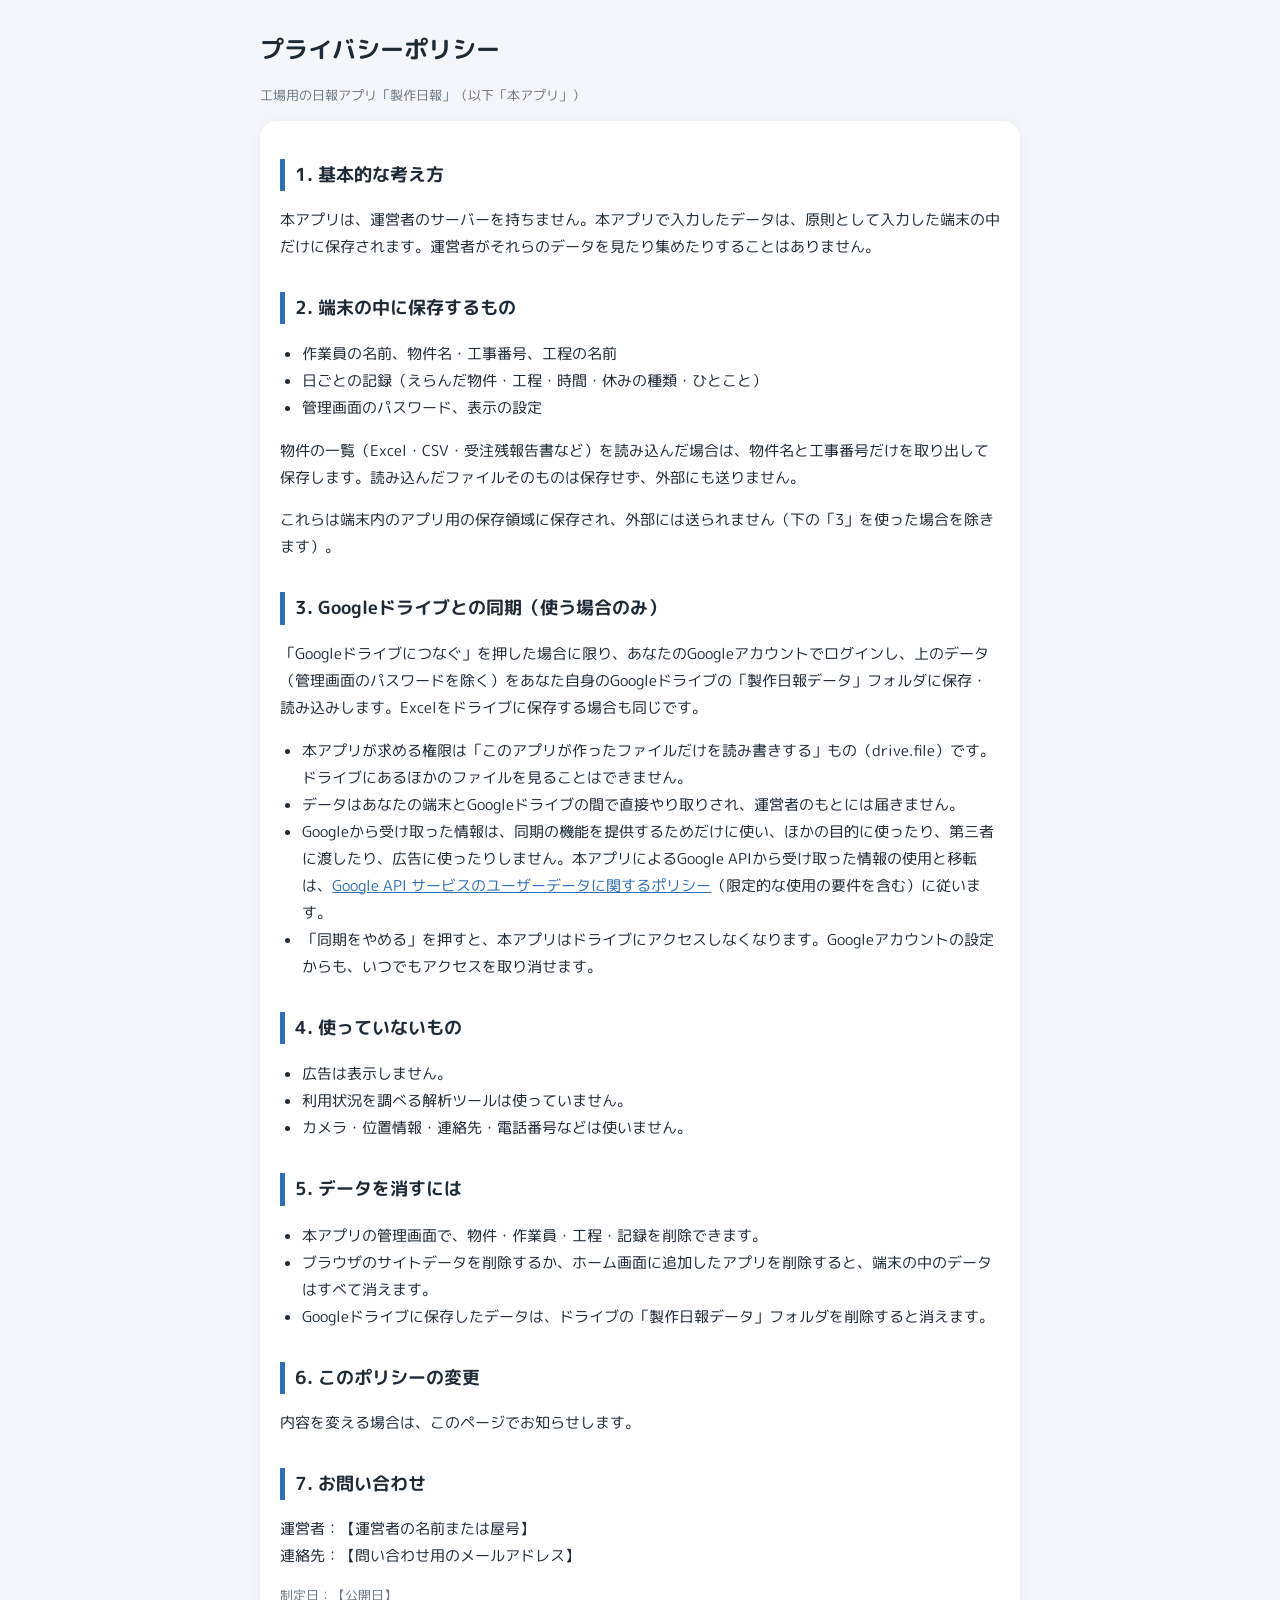
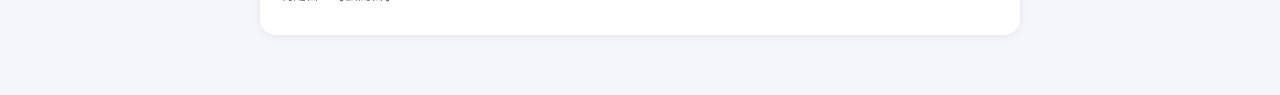
<file: nippo/privacy.html>
<!DOCTYPE html>
<html lang="ja">
<head>
<meta charset="utf-8">
<meta name="viewport" content="width=device-width, initial-scale=1">
<title>プライバシーポリシー｜製作日報</title>
<link rel="icon" href="favicon-48.png" type="image/png">
<link rel="stylesheet" href="../lib/fonts/fonts.css">
<style>
  body{margin:0;background:#f4f6fb;color:#1f2a37;font-family:"M PLUS Rounded 1c","Hiragino Sans","Yu Gothic UI","Meiryo",sans-serif;line-height:1.8}
  main{max-width:760px;margin:0 auto;padding:28px 20px 60px}
  h1{font-size:24px;margin:0 0 4px}
  h2{font-size:18px;margin:32px 0 8px;padding-left:10px;border-left:5px solid #2f6fb5}
  p,li{font-size:15px}
  ul{padding-left:1.4em}
  .muted{color:#6b7787;font-size:13px}
  .card{background:#fff;border-radius:16px;padding:6px 20px 14px;box-shadow:0 2px 10px rgba(0,0,0,.06)}
  a{color:#2f6fb5}
</style>
</head>
<body>
<main>
  <h1>プライバシーポリシー</h1>
  <p class="muted">工場用の日報アプリ「製作日報」（以下「本アプリ」）</p>

  <div class="card">
  <h2>1. 基本的な考え方</h2>
  <p>本アプリは、運営者のサーバーを持ちません。本アプリで入力したデータは、原則として入力した端末の中だけに保存されます。運営者がそれらのデータを見たり集めたりすることはありません。</p>

  <h2>2. 端末の中に保存するもの</h2>
  <ul>
    <li>作業員の名前、物件名・工事番号、工程の名前</li>
    <li>日ごとの記録（えらんだ物件・工程・時間・休みの種類・ひとこと）</li>
    <li>管理画面のパスワード、表示の設定</li>
  </ul>
  <p>物件の一覧（Excel・CSV・受注残報告書など）を読み込んだ場合は、物件名と工事番号だけを取り出して保存します。読み込んだファイルそのものは保存せず、外部にも送りません。</p>
  <p>これらは端末内のアプリ用の保存領域に保存され、外部には送られません（下の「3」を使った場合を除きます）。</p>

  <h2>3. Googleドライブとの同期（使う場合のみ）</h2>
  <p>「Googleドライブにつなぐ」を押した場合に限り、あなたのGoogleアカウントでログインし、上のデータ（管理画面のパスワードを除く）をあなた自身のGoogleドライブの「製作日報データ」フォルダに保存・読み込みします。Excelをドライブに保存する場合も同じです。</p>
  <ul>
    <li>本アプリが求める権限は「このアプリが作ったファイルだけを読み書きする」もの（drive.file）です。ドライブにあるほかのファイルを見ることはできません。</li>
    <li>データはあなたの端末とGoogleドライブの間で直接やり取りされ、運営者のもとには届きません。</li>
    <li>Googleから受け取った情報は、同期の機能を提供するためだけに使い、ほかの目的に使ったり、第三者に渡したり、広告に使ったりしません。本アプリによるGoogle APIから受け取った情報の使用と移転は、<a href="https://developers.google.com/terms/api-services-user-data-policy" rel="noopener">Google API サービスのユーザーデータに関するポリシー</a>（限定的な使用の要件を含む）に従います。</li>
    <li>「同期をやめる」を押すと、本アプリはドライブにアクセスしなくなります。Googleアカウントの設定からも、いつでもアクセスを取り消せます。</li>
  </ul>

  <h2>4. 使っていないもの</h2>
  <ul>
    <li>広告は表示しません。</li>
    <li>利用状況を調べる解析ツールは使っていません。</li>
    <li>カメラ・位置情報・連絡先・電話番号などは使いません。</li>
  </ul>

  <h2>5. データを消すには</h2>
  <ul>
    <li>本アプリの管理画面で、物件・作業員・工程・記録を削除できます。</li>
    <li>ブラウザのサイトデータを削除するか、ホーム画面に追加したアプリを削除すると、端末の中のデータはすべて消えます。</li>
    <li>Googleドライブに保存したデータは、ドライブの「製作日報データ」フォルダを削除すると消えます。</li>
  </ul>

  <h2>6. このポリシーの変更</h2>
  <p>内容を変える場合は、このページでお知らせします。</p>

  <h2>7. お問い合わせ</h2>
  <p>運営者：【運営者の名前または屋号】<br>連絡先：【問い合わせ用のメールアドレス】</p>
  <p class="muted">制定日：【公開日】</p>
  </div>
</main>
</body>
</html>
</file>
<file: lib/fonts/fonts.css>
/* M PLUS Rounded 1c（丸い書体）。@fontsource/m-plus-rounded-1c 5.3.0 より。SIL Open Font License 1.1（LICENSE） */
/* m-plus-rounded-1c-[0]-400-normal */
@font-face {
  font-family: 'M PLUS Rounded 1c';
  font-style: normal;
  font-display: swap;
  font-weight: 400;
  src: url(./files/m-plus-rounded-1c-0-400-normal.woff2) format('woff2');
  unicode-range: U+25ee8,U+25f23,U+25f5c,U+25fd4,U+25fe0,U+25ffb,U+2600c,U+26017,U+26060,U+260ed,U+26222,U+2626a,U+26270,U+26286,U+2634c,U+26402,U+2667e,U+266b0,U+2671d,U+268dd,U+268ea,U+26951,U+2696f,U+26999,U+269dd,U+26a1e,U+26a58,U+26a8c,U+26ab7,U+26aff,U+26c29,U+26c73,U+26c9e,U+26cdd,U+26e40,U+26e65,U+26f94,U+26ff6-26ff8,U+270f4,U+2710d,U+27139,U+273da-273db,U+273fe,U+27410,U+27449,U+27614-27615,U+27631,U+27684,U+27693,U+2770e,U+27723,U+27752,U+278b2,U+27985,U+279b4,U+27a84,U+27bb3,U+27bbe,U+27bc7,U+27c3c,U+27cb8,U+27d73,U+27da0,U+27e10,U+27eaf,U+27fb7,U+2808a,U+280bb,U+28277,U+28282,U+282f3,U+283cd,U+2840c,U+28455,U+284dc,U+2856b,U+285c8-285c9,U+286d7,U+286fa,U+28946,U+28949,U+2896b,U+28987-28988,U+289ba-289bb,U+28a1e,U+28a29,U+28a43,U+28a71,U+28a99,U+28acd,U+28add,U+28ae4,U+28bc1,U+28bef,U+28cdd,U+28d10,U+28d71,U+28dfb,U+28e0f,U+28e17,U+28e1f,U+28e36,U+28e89,U+28eeb,U+28ef6,U+28f32,U+28ff8,U+292a0,U+292b1,U+29490,U+295cf,U+2967f,U+296f0,U+29719,U+29750,U+29810,U+298c6,U+29a72,U+29d4b,U+29ddb,U+29e15,U+29e3d,U+29e49,U+29e8a,U+29ec4,U+29edb,U+29ee9,U+29fce,U+29fd7,U+2a01a,U+2a02f,U+2a082,U+2a0f9,U+2a190,U+2a2b2,U+2a38c,U+2a437,U+2a5f1,U+2a602,U+2a61a,U+2a6b2,U+2a9e6,U+2b746,U+2b751,U+2b753,U+2b75a,U+2b75c,U+2b765,U+2b776-2b777,U+2b77c,U+2b782,U+2b789,U+2b78b,U+2b78e,U+2b794,U+2b7ac,U+2b7af,U+2b7bd,U+2b7c9,U+2b7cf,U+2b7d2,U+2b7d8,U+2b7f0,U+2b80d,U+2b817,U+2b81a,U+2d544,U+2e278,U+2e569,U+2e6ea,U+2f804,U+2f80f,U+2f815,U+2f818,U+2f81a,U+2f822,U+2f828,U+2f82c,U+2f833,U+2f83f,U+2f846,U+2f852,U+2f862,U+2f86d,U+2f873,U+2f877,U+2f884,U+2f899-2f89a,U+2f8a6,U+2f8ac,U+2f8b2,U+2f8b6,U+2f8d3,U+2f8db-2f8dc,U+2f8e1,U+2f8e5,U+2f8ea,U+2f8ed,U+2f8fc,U+2f903,U+2f90b,U+2f90f,U+2f91a,U+2f920-2f921,U+2f945,U+2f947,U+2f96c,U+2f995,U+2f9d0,U+2f9de-2f9df,U+2f9f4;
}

/* m-plus-rounded-1c-[1]-400-normal */
@font-face {
  font-family: 'M PLUS Rounded 1c';
  font-style: normal;
  font-display: swap;
  font-weight: 400;
  src: url(./files/m-plus-rounded-1c-1-400-normal.woff2) format('woff2');
  unicode-range: U+1f235-1f23b,U+1f240-1f248,U+1f250-1f251,U+2000b,U+20089-2008a,U+200a2,U+200a4,U+200b0,U+200f5,U+20158,U+201a2,U+20213,U+2032b,U+20371,U+20381,U+203f9,U+2044a,U+20509,U+2053f,U+205b1,U+205d6,U+20611,U+20628,U+206ec,U+2074f,U+207c8,U+20807,U+2083a,U+208b9,U+2090e,U+2097c,U+20984,U+2099d,U+20a64,U+20ad3,U+20b1d,U+20b9f,U+20bb7,U+20d45,U+20d58,U+20de1,U+20e64,U+20e6d,U+20e95,U+20f5f,U+21201,U+2123d,U+21255,U+21274,U+2127b,U+212d7,U+212e4,U+212fd,U+2131b,U+21336,U+21344,U+213c4,U+2146d-2146e,U+215d7,U+21647,U+216b4,U+21706,U+21742,U+218bd,U+219c3,U+21a1a,U+21c56,U+21d2d,U+21d45,U+21d62,U+21d78,U+21d92,U+21d9c,U+21da1,U+21db7,U+21de0,U+21e33-21e34,U+21f1e,U+21f76,U+21ffa,U+2217b,U+22218,U+2231e,U+223ad,U+22609,U+226f3,U+2285b,U+228ab,U+2298f,U+22ab8,U+22b46,U+22b4f-22b50,U+22ba6,U+22c1d,U+22c24,U+22de1,U+22e42,U+22feb,U+231b6,U+231c3-231c4,U+231f5,U+23372,U+233cc,U+233d0,U+233d2-233d3,U+233d5,U+233da,U+233df,U+233e4,U+233fe,U+2344a-2344b,U+23451,U+23465,U+234e4,U+2355a,U+23594,U+235c4,U+23638-2363a,U+23647,U+2370c,U+2371c,U+2373f,U+23763-23764,U+237e7,U+237f1,U+237ff,U+23824,U+2383d,U+23a98,U+23c7f,U+23cbe,U+23cfe,U+23d00,U+23d0e,U+23d40,U+23dd3,U+23df9-23dfa,U+23f7e,U+2404b,U+24096,U+24103,U+241c6,U+241fe,U+242ee,U+243bc,U+243d0,U+24629,U+246a5,U+247f1,U+24896,U+248e9,U+24a4d,U+24b56,U+24b6f,U+24c16,U+24d14,U+24e04,U+24e0e,U+24e37,U+24e6a,U+24e8b,U+24ff2,U+2504a,U+25055,U+25122,U+251a9,U+251cd,U+251e5,U+2521e,U+2524c,U+2542e,U+2548e,U+254d9,U+2550e,U+255a7,U+2567f,U+25771,U+257a9,U+257b4,U+25874,U+259c4,U+259cc,U+259d4,U+25ad7,U+25ae3-25ae4,U+25af1,U+25bb2,U+25c4b,U+25c64,U+25da1,U+25e2e,U+25e56,U+25e62,U+25e65,U+25ec2,U+25ed8;
}

/* m-plus-rounded-1c-[2]-400-normal */
@font-face {
  font-family: 'M PLUS Rounded 1c';
  font-style: normal;
  font-display: swap;
  font-weight: 400;
  src: url(./files/m-plus-rounded-1c-2-400-normal.woff2) format('woff2');
  unicode-range: U+ffd7,U+ffda-ffdc,U+ffe0-ffe2,U+ffe4,U+ffe6,U+ffe8-ffee,U+1f100-1f10c,U+1f110-1f16c,U+1f170-1f1ac,U+1f200-1f202,U+1f210-1f234;
}

/* m-plus-rounded-1c-[3]-400-normal */
@font-face {
  font-family: 'M PLUS Rounded 1c';
  font-style: normal;
  font-display: swap;
  font-weight: 400;
  src: url(./files/m-plus-rounded-1c-3-400-normal.woff2) format('woff2');
  unicode-range: U+fa10,U+fa12-fa6d,U+fb00-fb04,U+fe10-fe19,U+fe30-fe42,U+fe44-fe52,U+fe54-fe66,U+fe68-fe6b,U+ff02,U+ff04,U+ff07,U+ff51,U+ff5b,U+ff5d,U+ff5f-ff60,U+ff66,U+ff69,U+ff87,U+ffa1-ffbe,U+ffc2-ffc7,U+ffca-ffcf,U+ffd2-ffd6;
}

/* m-plus-rounded-1c-[5]-400-normal */
@font-face {
  font-family: 'M PLUS Rounded 1c';
  font-style: normal;
  font-display: swap;
  font-weight: 400;
  src: url(./files/m-plus-rounded-1c-5-400-normal.woff2) format('woff2');
  unicode-range: U+9e8b-9e8c,U+9e8e-9e8f,U+9e91-9e92,U+9e95-9e96,U+9e98,U+9e9b,U+9e9d-9e9e,U+9ea4-9ea5,U+9ea8-9eaa,U+9eac-9eb0,U+9eb3-9eb5,U+9eb8,U+9ebc-9ebf,U+9ec3,U+9ec6,U+9ec8,U+9ecb-9ecd,U+9ecf-9ed1,U+9ed4-9ed5,U+9ed8,U+9edb-9ee0,U+9ee4-9ee5,U+9ee7-9ee8,U+9eec-9ef2,U+9ef4-9ef9,U+9efb-9eff,U+9f02-9f03,U+9f07-9f09,U+9f0e-9f12,U+9f14-9f17,U+9f19-9f1b,U+9f1f-9f22,U+9f26,U+9f2a-9f2c,U+9f2f,U+9f31-9f32,U+9f34,U+9f37,U+9f39-9f3a,U+9f3c-9f3f,U+9f41,U+9f43-9f47,U+9f4a,U+9f4e-9f50,U+9f52-9f58,U+9f5a,U+9f5d-9f61,U+9f63,U+9f66-9f6a,U+9f6c-9f73,U+9f75-9f77,U+9f7a,U+9f7d,U+9f7f,U+9f8f-9f92,U+9f94-9f97,U+9f99,U+9f9c-9fa3,U+9fa5,U+9fb4,U+9fbc-9fc2,U+9fc4,U+9fc6,U+9fcc,U+f900-f92c;
}

/* m-plus-rounded-1c-[6]-400-normal */
@font-face {
  font-family: 'M PLUS Rounded 1c';
  font-style: normal;
  font-display: swap;
  font-weight: 400;
  src: url(./files/m-plus-rounded-1c-6-400-normal.woff2) format('woff2');
  unicode-range: U+9c3e,U+9c41,U+9c43-9c4a,U+9c4e-9c50,U+9c52-9c54,U+9c56,U+9c58,U+9c5a-9c61,U+9c63,U+9c65,U+9c67-9c6b,U+9c6d-9c6e,U+9c70,U+9c72,U+9c75-9c78,U+9c7a-9c7c,U+9ce6-9ce7,U+9ceb-9cec,U+9cf0,U+9cf2,U+9cf6-9cf7,U+9cf9,U+9d02-9d03,U+9d06-9d09,U+9d0b,U+9d0e,U+9d11-9d12,U+9d15,U+9d17-9d18,U+9d1b-9d1f,U+9d23,U+9d26,U+9d2a-9d2c,U+9d2f-9d30,U+9d32-9d34,U+9d3a,U+9d3c-9d3f,U+9d41-9d48,U+9d4a,U+9d50-9d54,U+9d59,U+9d5d-9d65,U+9d69-9d6c,U+9d6f-9d70,U+9d72-9d73,U+9d76-9d77,U+9d7a-9d7c,U+9d7e,U+9d83-9d84,U+9d86-9d87,U+9d89-9d8a,U+9d8d-9d8e,U+9d92-9d93,U+9d95-9d9a,U+9da1,U+9da4,U+9da9-9dac,U+9dae,U+9db1-9db2,U+9db5,U+9db8-9dbd,U+9dbf-9dc4,U+9dc6-9dc7,U+9dc9-9dca,U+9dcf,U+9dd3-9dd7,U+9dd9-9dda,U+9dde-9de0,U+9de3,U+9de5-9de7,U+9de9,U+9deb,U+9ded-9df0,U+9df3-9df4,U+9df8,U+9dfd-9dfe,U+9e02,U+9e07,U+9e0a,U+9e0d-9e0e,U+9e10-9e12,U+9e15-9e16,U+9e19-9e1f,U+9e75,U+9e79-9e7d,U+9e80-9e85,U+9e87-9e88;
}

/* m-plus-rounded-1c-[7]-400-normal */
@font-face {
  font-family: 'M PLUS Rounded 1c';
  font-style: normal;
  font-display: swap;
  font-weight: 400;
  src: url(./files/m-plus-rounded-1c-7-400-normal.woff2) format('woff2');
  unicode-range: U+9ae5-9ae7,U+9ae9,U+9aeb-9aec,U+9aee-9aef,U+9af1-9af5,U+9af7,U+9af9-9afb,U+9afd,U+9aff-9b06,U+9b08-9b09,U+9b0b-9b0e,U+9b10,U+9b12,U+9b16,U+9b18-9b1d,U+9b1f-9b20,U+9b22-9b23,U+9b25-9b2f,U+9b32-9b35,U+9b37,U+9b39-9b3b,U+9b3d,U+9b43-9b44,U+9b48,U+9b4b-9b4f,U+9b51,U+9b55-9b58,U+9b5b,U+9b5e,U+9b61,U+9b63,U+9b65-9b66,U+9b68,U+9b6a-9b6f,U+9b72-9b79,U+9b7f-9b80,U+9b83-9b87,U+9b89-9b8b,U+9b8d,U+9b8f-9b94,U+9b96-9b97,U+9b9a,U+9b9d-9ba0,U+9ba6-9ba7,U+9ba9-9baa,U+9bac,U+9bb0-9bb2,U+9bb4,U+9bb7-9bb9,U+9bbb-9bbc,U+9bbe-9bc1,U+9bc6-9bc8,U+9bca,U+9bce-9bd2,U+9bd4,U+9bd7-9bd8,U+9bdd,U+9bdf,U+9be1-9be5,U+9be7,U+9bea-9beb,U+9bee-9bf3,U+9bf5,U+9bf7-9bfa,U+9bfd,U+9bff-9c00,U+9c02,U+9c04,U+9c06,U+9c08-9c0d,U+9c0f-9c16,U+9c18-9c1e,U+9c21-9c2a,U+9c2d-9c32,U+9c35-9c37,U+9c39-9c3a,U+9c3d;
}

/* m-plus-rounded-1c-[8]-400-normal */
@font-face {
  font-family: 'M PLUS Rounded 1c';
  font-style: normal;
  font-display: swap;
  font-weight: 400;
  src: url(./files/m-plus-rounded-1c-8-400-normal.woff2) format('woff2');
  unicode-range: U+98eb,U+98ed-98ee,U+98f0-98f1,U+98f3,U+98f6,U+9902,U+9907-9909,U+9911-9912,U+9914-9918,U+991a-9922,U+9924,U+9926-9927,U+992b-992c,U+992e,U+9931-9935,U+9939-993e,U+9940-9942,U+9945-9949,U+994b-994e,U+9950-9952,U+9954-9955,U+9958-9959,U+995b-995c,U+995e-9960,U+9963,U+9997-9998,U+999b,U+999d-999f,U+99a3,U+99a5-99a6,U+99a8,U+99ad-99ae,U+99b0-99b2,U+99b5,U+99b9-99ba,U+99bc-99bd,U+99bf,U+99c1,U+99c3,U+99c8-99c9,U+99d1,U+99d3-99d5,U+99d8-99df,U+99e1-99e2,U+99e7,U+99ea-99ee,U+99f0-99f2,U+99f4-99f5,U+99f8-99f9,U+99fb-99fe,U+9a01-9a05,U+9a08,U+9a0a-9a0c,U+9a0f-9a11,U+9a16,U+9a1a,U+9a1e,U+9a20,U+9a22-9a24,U+9a27,U+9a2b,U+9a2d-9a2e,U+9a31,U+9a33,U+9a35-9a38,U+9a3e,U+9a40-9a45,U+9a47,U+9a4a-9a4e,U+9a51-9a52,U+9a54-9a58,U+9a5b,U+9a5d,U+9a5f,U+9a62,U+9a64-9a65,U+9a69-9a6c,U+9aaa,U+9aac-9ab0,U+9ab2,U+9ab4-9ab7,U+9ab9,U+9abb-9ac1,U+9ac3,U+9ac6,U+9ac8,U+9ace-9ad3,U+9ad5-9ad7,U+9adb-9adc,U+9ade-9ae0,U+9ae2-9ae4;
}

/* m-plus-rounded-1c-[9]-400-normal */
@font-face {
  font-family: 'M PLUS Rounded 1c';
  font-style: normal;
  font-display: swap;
  font-weight: 400;
  src: url(./files/m-plus-rounded-1c-9-400-normal.woff2) format('woff2');
  unicode-range: U+971d,U+9721-9724,U+9728,U+972a,U+9730-9731,U+9733,U+9736,U+9738-9739,U+973b,U+973d-973e,U+9741-9744,U+9746-974a,U+974d-974f,U+9751,U+9755,U+9757-9758,U+975a-975c,U+9760-9761,U+9763-9764,U+9766-9768,U+976a-976b,U+976e,U+9771,U+9773,U+9776-977d,U+977f-9781,U+9785-9786,U+9789,U+978b,U+978f-9790,U+9795-9797,U+9799-979a,U+979c,U+979e-97a0,U+97a2-97a3,U+97a6,U+97a8,U+97ab-97ac,U+97ae,U+97b1-97b6,U+97b8-97ba,U+97bc,U+97be-97bf,U+97c1,U+97c3-97ce,U+97d0-97d1,U+97d4,U+97d7-97d9,U+97db-97de,U+97e0-97e1,U+97e4,U+97e6,U+97ed-97ef,U+97f1-97f2,U+97f4-97f8,U+97fa,U+9804,U+9807,U+980a,U+980c-980f,U+9814,U+9816-9817,U+9819-981a,U+981c,U+981e,U+9820-9821,U+9823-9826,U+982b,U+982e-9830,U+9832-9835,U+9837,U+9839,U+983d-983e,U+9844,U+9846-9847,U+984a-984b,U+984f,U+9851-9853,U+9856-9857,U+9859-985b,U+9862-9863,U+9865-9866,U+986a-986c,U+986f-9871,U+9873-9875,U+98aa-98ab,U+98ad-98ae,U+98b0-98b1,U+98b4,U+98b6-98b8,U+98ba-98bc,U+98bf,U+98c2-98c8,U+98cb-98cc,U+98ce,U+98dc,U+98de,U+98e0-98e1,U+98e3,U+98e5-98e7,U+98e9-98ea;
}

/* m-plus-rounded-1c-[10]-400-normal */
@font-face {
  font-family: 'M PLUS Rounded 1c';
  font-style: normal;
  font-display: swap;
  font-weight: 400;
  src: url(./files/m-plus-rounded-1c-10-400-normal.woff2) format('woff2');
  unicode-range: U+944a,U+944c,U+9452-9453,U+9455,U+9459-945c,U+945e-9463,U+9468,U+946a-946b,U+946d-9472,U+9475,U+9477,U+947c-947f,U+9481,U+9483-9485,U+9578-9579,U+957e-957f,U+9582,U+9584,U+9586-9588,U+958a,U+958c-958f,U+9592,U+9594,U+9596,U+9598-9599,U+959d-95a1,U+95a4,U+95a6-95a9,U+95ab-95ad,U+95b1,U+95b4,U+95b6,U+95b9-95bf,U+95c3,U+95c6,U+95c8-95cd,U+95d0-95d6,U+95d9-95da,U+95dc-95e2,U+95e4-95e6,U+95e8,U+961d-961e,U+9621-9622,U+9624-9626,U+9628,U+962c,U+962e-962f,U+9631,U+9633-9634,U+9637-963a,U+963c-963d,U+9641-9642,U+964b-964c,U+964f,U+9652,U+9654,U+9656-9658,U+965c-965f,U+9661,U+9666,U+966a,U+966c,U+966e,U+9672,U+9674,U+9677,U+967b-967c,U+967e-967f,U+9681-9684,U+9689,U+968b,U+968d,U+9691,U+9695-9698,U+969a,U+969d,U+969f,U+96a4-96aa,U+96ae-96b4,U+96b6,U+96b8-96bb,U+96bd,U+96c1,U+96c9-96cb,U+96cd-96ce,U+96d2,U+96d5-96d6,U+96d8-96da,U+96dc-96df,U+96e9,U+96ef,U+96f1,U+96f9-96fa,U+9702-9706,U+9708-9709,U+970d-970f,U+9711,U+9713-9714,U+9716,U+9719-971b;
}

/* m-plus-rounded-1c-[11]-400-normal */
@font-face {
  font-family: 'M PLUS Rounded 1c';
  font-style: normal;
  font-display: swap;
  font-weight: 400;
  src: url(./files/m-plus-rounded-1c-11-400-normal.woff2) format('woff2');
  unicode-range: U+92bc-92bd,U+92bf-92c3,U+92c5-92c8,U+92cb-92d0,U+92d2-92d3,U+92d5,U+92d7-92d9,U+92dc-92dd,U+92df-92e1,U+92e3-92e5,U+92e7-92ea,U+92ec,U+92ee,U+92f0,U+92f2,U+92f7-92fb,U+92ff-9300,U+9302,U+9304,U+9308,U+930d,U+930f-9311,U+9314-9315,U+9318-931a,U+931c-931f,U+9321-9325,U+9327-932b,U+932e,U+9333-9337,U+933a-933b,U+9344,U+9347-934a,U+934d,U+9350-9352,U+9354-9358,U+935a,U+935c,U+935e,U+9360,U+9364-9365,U+9367,U+9369-936d,U+936f-9371,U+9373-9374,U+9376,U+937a,U+937d-9382,U+9388,U+938a-938b,U+938d,U+938f,U+9392,U+9394-9395,U+9397-9398,U+939a-939b,U+939e,U+93a1,U+93a3-93a4,U+93a6,U+93a8-93a9,U+93ab-93ad,U+93b0,U+93b4-93b6,U+93b9-93bb,U+93c1,U+93c3-93cd,U+93d0-93d1,U+93d3,U+93d6-93d9,U+93dc-93df,U+93e2,U+93e4-93e8,U+93f1,U+93f5,U+93f7-93fb,U+93fd,U+9401-9404,U+9407-9409,U+940d-9410,U+9413-9417,U+9419-941a,U+941f,U+9421,U+942b,U+942e-942f,U+9431-9434,U+9436,U+9438,U+943a-943b,U+943d,U+943f,U+9441,U+9443-9445,U+9448;
}

/* m-plus-rounded-1c-[12]-400-normal */
@font-face {
  font-family: 'M PLUS Rounded 1c';
  font-style: normal;
  font-display: swap;
  font-weight: 400;
  src: url(./files/m-plus-rounded-1c-12-400-normal.woff2) format('woff2');
  unicode-range: U+9143,U+9146-914c,U+914f,U+9153,U+9156-915b,U+9161,U+9163-9165,U+9167,U+9169,U+916d,U+9172-9174,U+9179-917b,U+9181-9183,U+9185-9187,U+9189-918b,U+918e,U+9191,U+9193-9195,U+9197-9198,U+919e,U+91a1-91a2,U+91a6,U+91a8,U+91aa-91b6,U+91ba-91bd,U+91bf-91c6,U+91c9,U+91cb,U+91d0,U+91d3-91d4,U+91d6-91d7,U+91d9-91db,U+91de-91df,U+91e1,U+91e4-91e6,U+91e9-91ea,U+91ec-91f1,U+91f5-91f7,U+91f9,U+91fb-91fd,U+91ff-9201,U+9204-9207,U+9209-920a,U+920c,U+920e,U+9210-9218,U+921c-921e,U+9223-9226,U+9228-9229,U+922c,U+922e-9230,U+9233,U+9235-923a,U+923c,U+923e-9240,U+9242-9243,U+9245-924b,U+924d-9251,U+9256-925a,U+925c-925e,U+9260-9261,U+9264-9269,U+926e-9270,U+9275-9279,U+927b-927f,U+9288-928a,U+928d-928e,U+9291-9293,U+9295-9297,U+9299,U+929b-929c,U+929f-92a0,U+92a4-92a5,U+92a7-92a8,U+92ab,U+92af,U+92b2-92b3,U+92b6-92bb;
}

/* m-plus-rounded-1c-[13]-400-normal */
@font-face {
  font-family: 'M PLUS Rounded 1c';
  font-style: normal;
  font-display: swap;
  font-weight: 400;
  src: url(./files/m-plus-rounded-1c-13-400-normal.woff2) format('woff2');
  unicode-range: U+8f52-8f55,U+8f57-8f58,U+8f5c-8f5e,U+8f61-8f66,U+8f9c-8f9d,U+8f9f-8fa2,U+8fa4-8fa8,U+8fad-8faf,U+8fb4-8fb8,U+8fbe,U+8fc0-8fc2,U+8fc6,U+8fc8,U+8fca-8fcb,U+8fcd,U+8fd0,U+8fd2-8fd3,U+8fd5,U+8fda,U+8fe0,U+8fe2-8fe5,U+8fe8-8fea,U+8fed-8fef,U+8ff1,U+8ff4-8ff6,U+8ff8-8ffb,U+8ffe,U+9002,U+9004-9005,U+9008,U+900b-900e,U+9011,U+9013,U+9015-9016,U+9018,U+901b,U+901e,U+9021,U+9027-902a,U+902c-902d,U+902f,U+9033-9037,U+9039,U+903c,U+903e-903f,U+9041,U+9043-9044,U+9049,U+904c,U+904f-9052,U+9056,U+9058,U+905b-905e,U+9062,U+9066-9068,U+906c,U+906f-9070,U+9072,U+9074,U+9076,U+9079,U+9080-9083,U+9085,U+9087-9088,U+908b-908c,U+908e-9090,U+9095,U+9097-9099,U+909b,U+90a0-90a2,U+90a5,U+90a8,U+90af-90b6,U+90bd-90be,U+90c3-90c5,U+90c7-90c9,U+90cc,U+90d2,U+90d5,U+90d7-90d9,U+90db-90df,U+90e2,U+90e4-90e5,U+90eb,U+90ef-90f0,U+90f2,U+90f4,U+90f6,U+90fe-9100,U+9102,U+9104-9106,U+9108,U+910d,U+9110,U+9112,U+9114-911a,U+911c,U+911e,U+9120,U+9122-9123,U+9125,U+9127,U+9129,U+912d-9132,U+9134,U+9136-9137,U+9139-913a,U+913c-913d;
}

/* m-plus-rounded-1c-[14]-400-normal */
@font-face {
  font-family: 'M PLUS Rounded 1c';
  font-style: normal;
  font-display: swap;
  font-weight: 400;
  src: url(./files/m-plus-rounded-1c-14-400-normal.woff2) format('woff2');
  unicode-range: U+8dc0,U+8dc2,U+8dc5-8dc8,U+8dca-8dcc,U+8dce-8dcf,U+8dd1,U+8dd4-8dd7,U+8dd9-8ddb,U+8ddf,U+8de3-8de5,U+8de7,U+8dea-8dec,U+8df0-8df2,U+8df4,U+8dfc-8dfd,U+8dff,U+8e01,U+8e04-8e06,U+8e08-8e09,U+8e0b-8e0c,U+8e10-8e11,U+8e14,U+8e16,U+8e1d-8e23,U+8e26-8e27,U+8e30-8e31,U+8e33-8e39,U+8e3d,U+8e40-8e42,U+8e44,U+8e47-8e50,U+8e54-8e55,U+8e59,U+8e5b-8e64,U+8e69,U+8e6c-8e6d,U+8e6f-8e72,U+8e75-8e77,U+8e79-8e7c,U+8e81-8e85,U+8e89,U+8e8b,U+8e90-8e95,U+8e98-8e9b,U+8e9d-8e9e,U+8ea1-8ea2,U+8ea7,U+8ea9-8eaa,U+8eac-8eb1,U+8eb3,U+8eb5-8eb6,U+8eba-8ebb,U+8ebe,U+8ec0-8ec1,U+8ec3-8ec8,U+8ecb,U+8ecf,U+8ed1,U+8ed4,U+8edb-8edc,U+8ee3,U+8ee8,U+8eeb,U+8eed-8eee,U+8ef0-8ef1,U+8ef7,U+8ef9-8efc,U+8efe,U+8f00,U+8f02,U+8f05,U+8f07-8f08,U+8f0a,U+8f0f-8f10,U+8f12-8f13,U+8f15-8f19,U+8f1b-8f1c,U+8f1e-8f21,U+8f23,U+8f25-8f28,U+8f2b-8f2f,U+8f33-8f37,U+8f39-8f3b,U+8f3e,U+8f40-8f43,U+8f45-8f47,U+8f49-8f4a,U+8f4c-8f4f,U+8f51;
}

/* m-plus-rounded-1c-[15]-400-normal */
@font-face {
  font-family: 'M PLUS Rounded 1c';
  font-style: normal;
  font-display: swap;
  font-weight: 400;
  src: url(./files/m-plus-rounded-1c-15-400-normal.woff2) format('woff2');
  unicode-range: U+8b2d,U+8b30,U+8b37,U+8b3c,U+8b3e,U+8b41-8b46,U+8b48-8b49,U+8b4c-8b4f,U+8b51-8b54,U+8b56,U+8b59,U+8b5b,U+8b5e-8b5f,U+8b63,U+8b69,U+8b6b-8b6d,U+8b6f,U+8b71,U+8b74,U+8b76,U+8b78-8b79,U+8b7c-8b81,U+8b84-8b85,U+8b8a-8b8f,U+8b92-8b96,U+8b99-8b9a,U+8b9c-8ba0,U+8c38-8c3a,U+8c3d-8c3f,U+8c41,U+8c45,U+8c47-8c49,U+8c4b-8c4c,U+8c4e-8c51,U+8c53-8c55,U+8c57-8c59,U+8c5b,U+8c5d,U+8c62-8c64,U+8c66,U+8c68-8c69,U+8c6b-8c6d,U+8c73,U+8c75-8c76,U+8c78,U+8c7a-8c7c,U+8c7e,U+8c82,U+8c85-8c87,U+8c89-8c8b,U+8c8d-8c8e,U+8c90,U+8c92-8c94,U+8c98-8c99,U+8c9b-8c9c,U+8c9f,U+8ca4,U+8cad-8cae,U+8cb2-8cb3,U+8cb6,U+8cb9-8cba,U+8cbd,U+8cc1-8cc2,U+8cc4-8cc6,U+8cc8-8cc9,U+8ccb,U+8ccd-8ccf,U+8cd2,U+8cd5-8cd6,U+8cd9-8cda,U+8cdd,U+8ce1,U+8ce3-8ce4,U+8ce6,U+8ce8,U+8cec,U+8cef-8cf2,U+8cf4-8cf5,U+8cf7-8cf8,U+8cfa-8cfb,U+8cfd-8cff,U+8d01,U+8d03-8d04,U+8d07,U+8d09-8d0b,U+8d0d-8d10,U+8d12-8d14,U+8d16-8d17,U+8d1b-8d1d,U+8d65,U+8d67,U+8d69,U+8d6b-8d6e,U+8d71,U+8d73,U+8d76,U+8d7f,U+8d81-8d82,U+8d84,U+8d88,U+8d8d,U+8d90-8d91,U+8d95,U+8d99,U+8d9e-8da0,U+8da6,U+8da8,U+8dab-8dac,U+8daf,U+8db2,U+8db5,U+8db7,U+8db9-8dbc,U+8dbe;
}

/* m-plus-rounded-1c-[16]-400-normal */
@font-face {
  font-family: 'M PLUS Rounded 1c';
  font-style: normal;
  font-display: swap;
  font-weight: 400;
  src: url(./files/m-plus-rounded-1c-16-400-normal.woff2) format('woff2');
  unicode-range: U+8973-8975,U+8977,U+897a-897e,U+8980,U+8983,U+8988-898a,U+898d,U+8990,U+8993-8995,U+8998,U+899b-899c,U+899f-89a1,U+89a5-89a6,U+89a9,U+89ac,U+89af-89b0,U+89b2,U+89b4-89b7,U+89ba,U+89bc-89bd,U+89bf-89c1,U+89d4-89d8,U+89da,U+89dc-89dd,U+89e5,U+89e7,U+89e9,U+89eb,U+89ed,U+89f1,U+89f3-89f4,U+89f6,U+89f8-89f9,U+89fd,U+89ff,U+8a01,U+8a04-8a05,U+8a07,U+8a0c,U+8a0f-8a12,U+8a14-8a16,U+8a1b,U+8a1d-8a1e,U+8a20-8a22,U+8a24-8a26,U+8a2b-8a2c,U+8a2f,U+8a35-8a37,U+8a3b,U+8a3d-8a3e,U+8a40-8a41,U+8a43,U+8a45-8a49,U+8a4d-8a4e,U+8a51-8a54,U+8a56-8a58,U+8a5b-8a5d,U+8a61-8a62,U+8a65,U+8a67,U+8a6c-8a6d,U+8a75-8a77,U+8a79-8a7c,U+8a7e-8a80,U+8a82-8a86,U+8a8b,U+8a8f-8a92,U+8a96-8a97,U+8a99-8a9a,U+8a9f,U+8aa1,U+8aa3,U+8aa5-8aaa,U+8aae-8aaf,U+8ab3,U+8ab6-8ab7,U+8abb-8abc,U+8abe,U+8ac2-8ac4,U+8ac6,U+8ac8-8aca,U+8acc-8acd,U+8ad0-8ad1,U+8ad3-8ad5,U+8ad7,U+8ada-8ae2,U+8ae4,U+8ae7,U+8aeb-8aec,U+8aee,U+8af0-8af1,U+8af3-8af7,U+8afa,U+8afc,U+8aff,U+8b01-8b02,U+8b04-8b07,U+8b0a-8b0d,U+8b0f-8b11,U+8b14,U+8b16,U+8b1a,U+8b1c,U+8b1e-8b20,U+8b26,U+8b28,U+8b2b-8b2c;
}

/* m-plus-rounded-1c-[17]-400-normal */
@font-face {
  font-family: 'M PLUS Rounded 1c';
  font-style: normal;
  font-display: swap;
  font-weight: 400;
  src: url(./files/m-plus-rounded-1c-17-400-normal.woff2) format('woff2');
  unicode-range: U+87e2-87e6,U+87ea-87ed,U+87ef,U+87f1,U+87f3,U+87f5-87f8,U+87fa-87fb,U+87fe-87ff,U+8801,U+8803,U+8805-8807,U+8809-880b,U+880d-8816,U+8818-881c,U+881e-881f,U+8821-8822,U+8827-8828,U+882d-882e,U+8830-8832,U+8835-8836,U+8839-883c,U+8841-8845,U+8848-884b,U+884d-884e,U+8851-8852,U+8855-8856,U+8858-885a,U+885c,U+885e-8860,U+8862,U+8864,U+8869,U+886b,U+886e-886f,U+8871-8872,U+8875,U+8877,U+8879,U+887b,U+887d-887e,U+8880-8882,U+8888,U+888d,U+8892,U+8897-889c,U+889e-88a0,U+88a2,U+88a4,U+88a8,U+88aa,U+88ae,U+88b0-88b1,U+88b5,U+88b7,U+88ba,U+88bc-88c0,U+88c3-88c4,U+88c6,U+88ca-88ce,U+88d1-88d4,U+88d8-88d9,U+88db,U+88dd-88e1,U+88e7-88e8,U+88ef-88f2,U+88f4-88f5,U+88f7,U+88f9,U+88fc,U+8901-8902,U+8904,U+8906,U+890a,U+890c-890f,U+8913,U+8915-8916,U+8918-891a,U+891c-891e,U+8920,U+8925-8928,U+892a-892b,U+8930-8932,U+8935-893b,U+893e,U+8940-8946,U+8949,U+894c-894d,U+894f,U+8952,U+8956-8957,U+895a-895c,U+895e,U+8960-8964,U+8966,U+896a-896b,U+896d-8970;
}

/* m-plus-rounded-1c-[18]-400-normal */
@font-face {
  font-family: 'M PLUS Rounded 1c';
  font-style: normal;
  font-display: swap;
  font-weight: 400;
  src: url(./files/m-plus-rounded-1c-18-400-normal.woff2) format('woff2');
  unicode-range: U+8655-8659,U+865b,U+865d-8664,U+8667,U+8669,U+866c,U+866f,U+8671,U+8675-8677,U+867a-867b,U+867d,U+8687-8689,U+868b-868d,U+8691,U+8693,U+8695-8696,U+8698,U+869a,U+869c-869d,U+86a1,U+86a3-86a4,U+86a6-86ab,U+86ad,U+86af-86b1,U+86b3-86b9,U+86bf-86c1,U+86c3-86c6,U+86c9,U+86cb,U+86ce,U+86d1-86d2,U+86d4-86d5,U+86d7,U+86da,U+86dc,U+86de-86e0,U+86e3-86e7,U+86e9,U+86ec-86ed,U+86ef,U+86f8-86fe,U+8700,U+8703-870b,U+870d-8714,U+8719-871a,U+871e-871f,U+8721-8723,U+8725,U+8728-8729,U+872e-872f,U+8731-8732,U+8734,U+8737,U+8739-8740,U+8743,U+8745,U+8749,U+874b-874e,U+8751,U+8753,U+8755,U+8757-8759,U+875d,U+875f-8761,U+8763-8766,U+8768,U+876a,U+876e-876f,U+8771-8772,U+8774,U+8778,U+877b-877c,U+877f,U+8782-8789,U+878b-878c,U+878e,U+8790,U+8793,U+8795,U+8797-8799,U+879e-87a0,U+87a2-87a3,U+87a7,U+87ab-87af,U+87b1,U+87b3,U+87b5,U+87bb,U+87bd-87c1,U+87c4,U+87c6-87cb,U+87ce,U+87d0,U+87d2,U+87d5-87d6,U+87d9-87da,U+87dc,U+87df-87e0;
}

/* m-plus-rounded-1c-[19]-400-normal */
@font-face {
  font-family: 'M PLUS Rounded 1c';
  font-style: normal;
  font-display: swap;
  font-weight: 400;
  src: url(./files/m-plus-rounded-1c-19-400-normal.woff2) format('woff2');
  unicode-range: U+84b4,U+84b9-84bb,U+84bd-84c2,U+84c6-84ca,U+84cc-84d1,U+84d3,U+84d6,U+84d9-84da,U+84dc,U+84e7,U+84ea,U+84ec,U+84ef-84f2,U+84f4,U+84f7,U+84fa-84fd,U+84ff-8500,U+8502-8503,U+8506-8507,U+850c,U+850e,U+8510,U+8514-8515,U+8517-8518,U+851a-851c,U+851e-851f,U+8521-8525,U+8527,U+852a-852c,U+852f,U+8532-8534,U+8536,U+853e-8541,U+8543,U+8546,U+8548,U+854a-854b,U+854f-8553,U+8555-855a,U+855c-8564,U+8569-856b,U+856d,U+856f,U+8577,U+8579-857b,U+857d-8581,U+8585-8586,U+8588-858c,U+858f-8591,U+8593,U+8597-8598,U+859b-859d,U+859f-85a0,U+85a2,U+85a4-85a5,U+85a7-85a8,U+85ad-85b0,U+85b4,U+85b6-85ba,U+85bc-85bf,U+85c1-85c2,U+85c7,U+85c9-85cb,U+85ce-85d0,U+85d5,U+85d8-85da,U+85dc,U+85df-85e1,U+85e5-85e6,U+85e8,U+85ed,U+85f3-85f4,U+85f6-85f7,U+85f9-85fa,U+85fc,U+85fe-8600,U+8602,U+8604-8606,U+860a-860b,U+860d-860e,U+8610-8613,U+8616-861b,U+861e,U+8621-8622,U+8624,U+8627,U+8629,U+862f-8630,U+8636,U+8638-863a,U+863c-863d,U+863f-8642,U+8646,U+864d,U+8652-8654;
}

/* m-plus-rounded-1c-[20]-400-normal */
@font-face {
  font-family: 'M PLUS Rounded 1c';
  font-style: normal;
  font-display: swap;
  font-weight: 400;
  src: url(./files/m-plus-rounded-1c-20-400-normal.woff2) format('woff2');
  unicode-range: U+82e8,U+82ea,U+82ed,U+82ef,U+82f3-82f4,U+82f6-82f7,U+82f9,U+82fb,U+82fd-82fe,U+8300-8301,U+8303,U+8306-8308,U+830a-830c,U+8316-8318,U+831b,U+831d-831f,U+8321-8323,U+832b-8335,U+8337,U+833a,U+833c-833d,U+8340,U+8342-8347,U+834a,U+834d-8351,U+8353-8357,U+835a,U+8362-8363,U+8370,U+8373,U+8375,U+8378,U+837c-837d,U+837f-8380,U+8382,U+8384-8387,U+838a,U+838d-838e,U+8392-8396,U+8398-83a0,U+83a2,U+83a6-83ad,U+83b1,U+83b5,U+83bd-83c1,U+83c7,U+83c9,U+83ce-83d1,U+83d4,U+83d6,U+83d8,U+83dd,U+83df-83e1,U+83e5,U+83e8,U+83ea-83eb,U+83f0,U+83f2,U+83f4,U+83f6-83f9,U+83fb-83fd,U+8401,U+8403-8404,U+8406-8407,U+840a-840b,U+840d,U+840f,U+8411,U+8413,U+8415,U+8417,U+8419,U+8420,U+8422,U+842a,U+842f,U+8431,U+8435,U+8438-8439,U+843c,U+8445-8448,U+844a,U+844d-844f,U+8451-8452,U+8456,U+8458-845a,U+845c,U+845f-8462,U+8464-8467,U+8469-846b,U+846d-8470,U+8473-8474,U+8476-847a,U+847c-847d,U+8481-8482,U+8484-8485,U+848b,U+8490,U+8492-8493,U+8495,U+8497,U+849c,U+849e-849f,U+84a1,U+84a6,U+84a8-84aa,U+84ad,U+84af,U+84b1;
}

/* m-plus-rounded-1c-[21]-400-normal */
@font-face {
  font-family: 'M PLUS Rounded 1c';
  font-style: normal;
  font-display: swap;
  font-weight: 400;
  src: url(./files/m-plus-rounded-1c-21-400-normal.woff2) format('woff2');
  unicode-range: U+814a,U+814c,U+8151-8153,U+8157,U+815f-8161,U+8165-8169,U+816d-816f,U+8171,U+8173-8174,U+8177,U+8180-8186,U+8188,U+818a-818b,U+818e,U+8190,U+8193,U+8195-8196,U+8198,U+819b,U+819e,U+81a0,U+81a2,U+81a4,U+81a9,U+81ae,U+81b0,U+81b2,U+81b4-81b5,U+81b8,U+81ba-81bb,U+81bd-81be,U+81c0-81c3,U+81c5-81c6,U+81c8-81cb,U+81cd-81cf,U+81d1,U+81d5-81db,U+81dd-81e1,U+81e4-81e5,U+81e7,U+81eb-81ec,U+81ef-81f2,U+81f5-81f6,U+81f8-81fb,U+81fd-8205,U+8209-820b,U+820d,U+820f,U+8212-8214,U+8216,U+8219-821d,U+8221-8222,U+8228-8229,U+822b,U+822e,U+8232-8235,U+8237-8238,U+823a,U+823c,U+8240,U+8243-8246,U+8249,U+824b,U+824e-824f,U+8251,U+8256-825a,U+825c-825d,U+825f-8260,U+8262-8264,U+8267-8268,U+826a-826b,U+826d-826e,U+8271,U+8274,U+8277,U+8279,U+827b,U+827d-8281,U+8283-8284,U+8287,U+8289-828a,U+828d-828e,U+8291-8294,U+8296,U+8298-829b,U+829f-82a1,U+82a3-82a4,U+82a7-82ac,U+82ae,U+82b0,U+82b2,U+82b4,U+82b7,U+82ba-82bc,U+82be-82bf,U+82c5-82c6,U+82d0,U+82d2-82d3,U+82d5,U+82d9-82da,U+82dc,U+82de-82e4,U+82e7;
}

/* m-plus-rounded-1c-[22]-400-normal */
@font-face {
  font-family: 'M PLUS Rounded 1c';
  font-style: normal;
  font-display: swap;
  font-weight: 400;
  src: url(./files/m-plus-rounded-1c-22-400-normal.woff2) format('woff2');
  unicode-range: U+7f77-7f79,U+7f7d-7f80,U+7f82-7f83,U+7f86-7f88,U+7f8b-7f8d,U+7f8f-7f91,U+7f94,U+7f96-7f97,U+7f9a,U+7f9c-7f9d,U+7fa1-7fa3,U+7fa6,U+7faa,U+7fad-7faf,U+7fb2,U+7fb4,U+7fb6,U+7fb8-7fb9,U+7fbc,U+7fbf-7fc0,U+7fc3,U+7fc5-7fc6,U+7fc8,U+7fca,U+7fce-7fcf,U+7fd5,U+7fdb,U+7fdf,U+7fe1,U+7fe3,U+7fe5-7fe6,U+7fe8-7fe9,U+7feb-7fec,U+7fee-7ff0,U+7ff2-7ff3,U+7ff9-7ffa,U+7ffd-7fff,U+8002,U+8004,U+8006-8008,U+800a-800f,U+8011-8014,U+8016,U+8018-8019,U+801c-8021,U+8024,U+8026,U+8028,U+802c,U+802e,U+8030,U+8034-8035,U+8037,U+8039-8040,U+8043-8044,U+8046,U+804a,U+8052,U+8058,U+805a,U+805f-8060,U+8062,U+8064,U+8066,U+8068,U+806d,U+806f-8073,U+8075-8076,U+8079,U+807b,U+807d-8081,U+8084-8088,U+808b,U+808e,U+8093,U+8099-809a,U+809c,U+809e,U+80a4,U+80a6-80a7,U+80ab-80ad,U+80b1,U+80b8-80b9,U+80c4-80c5,U+80c8,U+80ca,U+80cd,U+80cf,U+80d2,U+80d4-80db,U+80dd,U+80e0,U+80e4-80e6,U+80ed-80f3,U+80f5-80f7,U+80f9-80fc,U+80fe,U+8101,U+8103,U+8109,U+810b,U+810d,U+8116-8118,U+811b-811c,U+811e,U+8120,U+8123-8124,U+8127,U+8129,U+812b-812c,U+812f-8130,U+8135,U+8139-813a,U+813c-813e,U+8141,U+8145-8147;
}

/* m-plus-rounded-1c-[23]-400-normal */
@font-face {
  font-family: 'M PLUS Rounded 1c';
  font-style: normal;
  font-display: swap;
  font-weight: 400;
  src: url(./files/m-plus-rounded-1c-23-400-normal.woff2) format('woff2');
  unicode-range: U+7d57,U+7d59-7d5d,U+7d63,U+7d65,U+7d67,U+7d6a,U+7d6e,U+7d70,U+7d72-7d73,U+7d78,U+7d7a-7d7b,U+7d7d,U+7d7f,U+7d81-7d83,U+7d85-7d86,U+7d88-7d89,U+7d8b-7d8d,U+7d8f,U+7d91,U+7d93,U+7d96-7d97,U+7d9b-7da0,U+7da2-7da3,U+7da6-7da7,U+7daa-7dac,U+7dae-7db0,U+7db3,U+7db5-7db9,U+7dbd,U+7dc0,U+7dc2-7dc7,U+7dcc-7dce,U+7dd0,U+7dd5-7dd9,U+7ddc-7dde,U+7de1-7de6,U+7dea-7ded,U+7df1-7df2,U+7df5-7df6,U+7df9-7dfa,U+7e00,U+7e05,U+7e08-7e0b,U+7e10-7e12,U+7e15,U+7e17,U+7e1c-7e1d,U+7e1f-7e23,U+7e27-7e28,U+7e2c-7e2d,U+7e2f,U+7e31-7e33,U+7e35-7e37,U+7e39-7e3b,U+7e3d,U+7e3f,U+7e43-7e48,U+7e4e,U+7e50,U+7e52,U+7e56,U+7e58-7e5a,U+7e5d-7e5f,U+7e61-7e62,U+7e65-7e67,U+7e69-7e6b,U+7e6d-7e6f,U+7e73,U+7e75,U+7e78-7e79,U+7e7b-7e7f,U+7e81-7e83,U+7e86-7e8a,U+7e8c-7e8e,U+7e90-7e96,U+7e98,U+7e9a-7e9f,U+7f38,U+7f3a-7f3f,U+7f43-7f45,U+7f47,U+7f4c-7f50,U+7f52-7f55,U+7f58,U+7f5b-7f5d,U+7f5f,U+7f61,U+7f63-7f69,U+7f6b,U+7f6d,U+7f71;
}

/* m-plus-rounded-1c-[24]-400-normal */
@font-face {
  font-family: 'M PLUS Rounded 1c';
  font-style: normal;
  font-display: swap;
  font-weight: 400;
  src: url(./files/m-plus-rounded-1c-24-400-normal.woff2) format('woff2');
  unicode-range: U+7bc8,U+7bca-7bcc,U+7bcf,U+7bd4,U+7bd6-7bd7,U+7bd9-7bdb,U+7bdd,U+7be5-7be6,U+7be8-7bea,U+7bf0,U+7bf2-7bfa,U+7bfc,U+7bfe,U+7c00-7c04,U+7c06-7c07,U+7c09,U+7c0b-7c0f,U+7c11-7c14,U+7c17,U+7c19,U+7c1b,U+7c1e-7c20,U+7c23,U+7c25-7c28,U+7c2a-7c2c,U+7c2f,U+7c31,U+7c33-7c34,U+7c36-7c3a,U+7c3d-7c3e,U+7c40,U+7c42-7c43,U+7c45-7c46,U+7c4a,U+7c4c,U+7c4f-7c5f,U+7c61,U+7c63-7c65,U+7c67,U+7c69,U+7c6c-7c70,U+7c72,U+7c75,U+7c79,U+7c7b-7c7e,U+7c81-7c83,U+7c86-7c87,U+7c8d,U+7c8f-7c90,U+7c94,U+7c9e,U+7ca0-7ca2,U+7ca4-7ca6,U+7ca8,U+7cab,U+7cad-7cae,U+7cb0-7cb3,U+7cb6-7cb7,U+7cb9-7cbd,U+7cbf-7cc0,U+7cc2,U+7cc4-7cc5,U+7cc7-7cca,U+7ccd-7ccf,U+7cd2-7cd5,U+7cd7-7cda,U+7cdc-7cdd,U+7cdf-7ce0,U+7ce2,U+7ce6,U+7ce9,U+7ceb,U+7cef,U+7cf2,U+7cf4-7cf6,U+7cf9-7cfa,U+7cfe,U+7d02-7d03,U+7d06-7d0a,U+7d0f,U+7d11-7d13,U+7d15-7d16,U+7d1c-7d1e,U+7d23,U+7d26,U+7d2a,U+7d2c-7d2e,U+7d31-7d32,U+7d35,U+7d3c-7d41,U+7d43,U+7d45,U+7d47-7d48,U+7d4b,U+7d4d-7d4f,U+7d51,U+7d53,U+7d55-7d56;
}

/* m-plus-rounded-1c-[25]-400-normal */
@font-face {
  font-family: 'M PLUS Rounded 1c';
  font-style: normal;
  font-display: swap;
  font-weight: 400;
  src: url(./files/m-plus-rounded-1c-25-400-normal.woff2) format('woff2');
  unicode-range: U+7a17-7a19,U+7a1b,U+7a1e-7a21,U+7a27,U+7a2b,U+7a2d,U+7a2f-7a31,U+7a34-7a35,U+7a37-7a3b,U+7a3e,U+7a43-7a49,U+7a4c,U+7a4e,U+7a50,U+7a55-7a57,U+7a59,U+7a5c-7a5d,U+7a5f-7a63,U+7a65,U+7a67,U+7a69-7a6a,U+7a6d,U+7a70,U+7a75,U+7a78-7a79,U+7a7d-7a7e,U+7a80,U+7a82,U+7a84-7a86,U+7a88,U+7a8a-7a8b,U+7a90-7a91,U+7a94-7a98,U+7a9e,U+7aa0,U+7aa3,U+7aa9,U+7aac,U+7ab0,U+7ab3,U+7ab5-7ab6,U+7ab9-7abf,U+7ac3,U+7ac5-7aca,U+7acc-7acf,U+7ad1-7ad3,U+7ad5,U+7ada-7adb,U+7add,U+7adf,U+7ae1-7ae2,U+7ae6-7aed,U+7af0-7af1,U+7af4,U+7af8,U+7afa-7afb,U+7afd-7afe,U+7b02,U+7b04,U+7b06-7b08,U+7b0a-7b0b,U+7b0f,U+7b12,U+7b14,U+7b18-7b19,U+7b1e-7b1f,U+7b23,U+7b25,U+7b27-7b2b,U+7b2d-7b31,U+7b33-7b36,U+7b3b,U+7b3d,U+7b3f-7b41,U+7b45,U+7b47,U+7b4c-7b50,U+7b53,U+7b55,U+7b5d,U+7b60,U+7b64-7b66,U+7b69-7b6a,U+7b6c-7b75,U+7b77,U+7b79-7b7a,U+7b7f,U+7b84,U+7b86,U+7b89,U+7b8d-7b92,U+7b96,U+7b98-7ba0,U+7ba5,U+7bac-7bad,U+7baf-7bb0,U+7bb2,U+7bb4-7bb6,U+7bba-7bbd,U+7bc1-7bc2,U+7bc5-7bc6;
}

/* m-plus-rounded-1c-[26]-400-normal */
@font-face {
  font-family: 'M PLUS Rounded 1c';
  font-style: normal;
  font-display: swap;
  font-weight: 400;
  src: url(./files/m-plus-rounded-1c-26-400-normal.woff2) format('woff2');
  unicode-range: U+7851-7852,U+785c,U+785e,U+7860-7861,U+7863-7864,U+7868,U+786a,U+786e-786f,U+7872,U+7874,U+787a,U+787c,U+787e,U+7886-7887,U+788a,U+788c-788f,U+7893-7895,U+7898,U+789a,U+789d-789f,U+78a1,U+78a3-78a4,U+78a8-78aa,U+78ac-78ad,U+78af-78b3,U+78b5,U+78bb-78bf,U+78c5-78cc,U+78ce,U+78d1-78d6,U+78da-78db,U+78df-78e1,U+78e4,U+78e6-78e7,U+78ea,U+78ec,U+78f2-78f4,U+78f6-78f7,U+78f9-78fb,U+78fd-7901,U+7906-7907,U+790c,U+7910-7912,U+7919-791c,U+791e-7920,U+7925-792e,U+7930-7931,U+7934-7935,U+793b,U+793d,U+793f,U+7941-7942,U+7944-7946,U+794a-794b,U+794f,U+7951,U+7954-7955,U+7957-7958,U+795a-795c,U+795f-7960,U+7962,U+7967,U+7969,U+796b,U+7972,U+7977,U+7979-797c,U+797e-7980,U+798a-798e,U+7991,U+7993-7996,U+7998,U+799b-799d,U+79a1,U+79a6-79ab,U+79ae-79b1,U+79b3-79b4,U+79b8-79bb,U+79bd-79be,U+79c2,U+79c4,U+79c7-79ca,U+79cc-79cd,U+79cf,U+79d4-79d6,U+79da,U+79dd-79e3,U+79e5,U+79e7,U+79ea-79ed,U+79f1,U+79f8,U+79fc,U+7a02-7a03,U+7a05,U+7a07-7a0a,U+7a0c-7a0d,U+7a11,U+7a15;
}

/* m-plus-rounded-1c-[27]-400-normal */
@font-face {
  font-family: 'M PLUS Rounded 1c';
  font-style: normal;
  font-display: swap;
  font-weight: 400;
  src: url(./files/m-plus-rounded-1c-27-400-normal.woff2) format('woff2');
  unicode-range: U+768c-768e,U+7690,U+7693,U+7695-7696,U+7699-76a8,U+76aa,U+76ad,U+76af-76b0,U+76b4,U+76b6-76ba,U+76bd,U+76c1-76c3,U+76c5,U+76c8-76c9,U+76cb-76ce,U+76d2,U+76d4,U+76d6,U+76d9,U+76dc,U+76de,U+76e0-76e1,U+76e5-76e8,U+76ea-76ec,U+76f0-76f1,U+76f6,U+76f9,U+76fb-76fc,U+7700,U+7704,U+7706-7708,U+770a,U+770e,U+7712,U+7714-7715,U+7717,U+7719-771c,U+7722,U+7724-7726,U+7728,U+772d-772f,U+7734-7739,U+773d-773e,U+7742,U+7745-7747,U+774a,U+774d-774f,U+7752,U+7756-7758,U+775a-775c,U+775e-7760,U+7762,U+7764-7765,U+7767,U+776a-776c,U+7770,U+7772-7774,U+7779-777a,U+777c-7780,U+7784,U+778b-778e,U+7794-7796,U+779a,U+779e-77a0,U+77a2,U+77a4-77a5,U+77a7,U+77a9-77aa,U+77ae-77b1,U+77b5-77b7,U+77b9,U+77bb-77bf,U+77c3,U+77c7,U+77c9,U+77cd,U+77d1-77d2,U+77d5,U+77d7,U+77d9-77da,U+77dc,U+77de-77e0,U+77e3-77e4,U+77e6-77e7,U+77e9-77ea,U+77ec,U+77ee,U+77f0-77f1,U+77f4,U+77f8,U+77fb-77fc,U+7805-7806,U+7809,U+780c-780e,U+7811-7812,U+7819,U+781d,U+7820-7823,U+7826-7827,U+782c-782e,U+7830,U+7835,U+7837,U+783a,U+783f,U+7843-7845,U+7847-7848,U+784c,U+784e-784f;
}

/* m-plus-rounded-1c-[28]-400-normal */
@font-face {
  font-family: 'M PLUS Rounded 1c';
  font-style: normal;
  font-display: swap;
  font-weight: 400;
  src: url(./files/m-plus-rounded-1c-28-400-normal.woff2) format('woff2');
  unicode-range: U+7511-7513,U+7515-7517,U+751c,U+751e,U+7520-7522,U+7524,U+7526-7527,U+7529-752c,U+752f,U+7536,U+7538-7539,U+753c-7540,U+7543-7544,U+7546-754b,U+754d-7550,U+7552,U+7557,U+755a-755b,U+755d-755f,U+7561-7562,U+7564,U+7566-7567,U+7569,U+756b-756d,U+756f,U+7571-7572,U+7574-757e,U+7581-7582,U+7585-7587,U+7589-758c,U+758f-7590,U+7592-7595,U+7599-759a,U+759c-759d,U+75a2-75a5,U+75b0-75b1,U+75b3-75b5,U+75b7-75b8,U+75ba,U+75bd,U+75bf-75c4,U+75c6,U+75ca,U+75cc-75cf,U+75d3-75d4,U+75d7-75d8,U+75dc-75e1,U+75e3-75e4,U+75e7,U+75ec,U+75ee-75f3,U+75f9,U+75fc,U+75fe-7604,U+7607-760c,U+760f,U+7612-7613,U+7615-7616,U+7618-7619,U+761b-7629,U+762d,U+7630,U+7632-7635,U+7638-763c,U+7640-7641,U+7643-764b,U+764e,U+7655,U+7658-7659,U+765c,U+765f,U+7661-7662,U+7664-7665,U+7667-766a,U+766c-7672,U+7674,U+7676,U+7678,U+7680-7683,U+7685,U+7688,U+768b;
}

/* m-plus-rounded-1c-[29]-400-normal */
@font-face {
  font-family: 'M PLUS Rounded 1c';
  font-style: normal;
  font-display: swap;
  font-weight: 400;
  src: url(./files/m-plus-rounded-1c-29-400-normal.woff2) format('woff2');
  unicode-range: U+736c,U+736e-7371,U+7375,U+7377-737c,U+7380-7381,U+7383,U+7385-7386,U+738a,U+738e,U+7390,U+7393-7398,U+739c,U+739e-73a0,U+73a2,U+73a5-73a6,U+73a8,U+73aa-73ab,U+73ad,U+73b3,U+73b5,U+73b7,U+73b9-73bd,U+73bf,U+73c5-73c6,U+73c9-73cc,U+73ce-73cf,U+73d2-73d3,U+73d6,U+73d9,U+73dd-73de,U+73e1,U+73e3-73e7,U+73e9-73ea,U+73ee,U+73f1,U+73f4-73f5,U+73f7-73fb,U+73fd,U+73ff-7401,U+7404-7405,U+7407,U+740a,U+7411,U+7413,U+741a-741b,U+7421,U+7424,U+7426,U+7428-7431,U+7433,U+7439-743a,U+743f-7441,U+7443-7444,U+7446-7447,U+744b,U+744d,U+7451-7453,U+7455,U+7457,U+7459-745a,U+745c-745d,U+745f,U+7462-7464,U+7466-746b,U+746d-7473,U+7476,U+747e,U+7480-7481,U+7485-7489,U+748b,U+748f-7492,U+7497-749a,U+749c,U+749e-74a3,U+74a5-74a6,U+74a8-74ab,U+74ae-74af,U+74b1-74b2,U+74b5,U+74b9-74bb,U+74bd,U+74bf,U+74c8-74ca,U+74cc,U+74cf-74d0,U+74d3-74d4,U+74d6,U+74d8,U+74da-74db,U+74de-74e0,U+74e3-74e4,U+74e7-74eb,U+74ee-74f2,U+74f4,U+74f7-74f8,U+74fa-74fc,U+74ff,U+7501,U+7503-7506,U+750c-750e;
}

/* m-plus-rounded-1c-[30]-400-normal */
@font-face {
  font-family: 'M PLUS Rounded 1c';
  font-style: normal;
  font-display: swap;
  font-weight: 400;
  src: url(./files/m-plus-rounded-1c-30-400-normal.woff2) format('woff2');
  unicode-range: U+7166,U+7168,U+716c,U+7179,U+7180,U+7184-7185,U+7187-7188,U+718c,U+718f,U+7192,U+7194-7196,U+7199-719b,U+71a0,U+71a2,U+71a8,U+71ac,U+71ae-71b0,U+71b2-71b3,U+71b9-71ba,U+71be-71c1,U+71c4,U+71c9,U+71cb-71cc,U+71ce,U+71d0,U+71d2-71d4,U+71d6-71d7,U+71d9-71da,U+71dc,U+71df-71e0,U+71e6-71e7,U+71ec-71ee,U+71f4-71f5,U+71f8-71f9,U+71fc,U+71fe-7200,U+7207-7209,U+720d,U+7210,U+7213,U+7215,U+7217,U+721a,U+721d,U+721f,U+7224,U+7228,U+722b,U+722d,U+722f-7230,U+7232,U+7234,U+7238-7239,U+723b-723c,U+723e-7243,U+7245-7246,U+724b,U+724e-7250,U+7252-7253,U+7255-7258,U+725a,U+725c,U+725e,U+7260,U+7263,U+7268,U+726b,U+726e-726f,U+7271,U+7274,U+7277-7278,U+727b-727c,U+727e-7282,U+7284,U+7287,U+7289,U+728d-728e,U+7292-7293,U+7296,U+729b,U+72a2,U+72a7-72a8,U+72ad-72ae,U+72b0-72b2,U+72b4,U+72b9,U+72be,U+72c0-72c1,U+72c3-72c4,U+72c6-72c7,U+72c9,U+72cc,U+72ce,U+72d2,U+72d5-72d6,U+72d8,U+72df-72e2,U+72e5,U+72f3-72f4,U+72f7,U+72f9-72fb,U+72fd-72fe,U+7302,U+7304-7305,U+7307,U+730a-730b,U+730d,U+7312-7313,U+7316-7319,U+731c-731e,U+7322,U+7324,U+7327-7329,U+732c,U+732f,U+7331-7337,U+7339-733b,U+733d-733e,U+7343,U+734d-7350,U+7352,U+7356-7358,U+735d-7360,U+7366-736b;
}

/* m-plus-rounded-1c-[31]-400-normal */
@font-face {
  font-family: 'M PLUS Rounded 1c';
  font-style: normal;
  font-display: swap;
  font-weight: 400;
  src: url(./files/m-plus-rounded-1c-31-400-normal.woff2) format('woff2');
  unicode-range: U+6f58-6f5b,U+6f5d-6f5e,U+6f60-6f62,U+6f66,U+6f68,U+6f6c-6f6d,U+6f6f,U+6f74,U+6f78,U+6f7a,U+6f7c-6f7e,U+6f80,U+6f82-6f83,U+6f86-6f88,U+6f8b-6f8e,U+6f90-6f94,U+6f96-6f98,U+6f9a,U+6f9d,U+6f9f-6fa1,U+6fa3,U+6fa5-6fa8,U+6fae-6fb1,U+6fb3,U+6fb5-6fb7,U+6fb9,U+6fbc,U+6fbe,U+6fc2,U+6fc5-6fca,U+6fd4-6fd5,U+6fd8,U+6fda-6fdb,U+6fde-6fe0,U+6fe4,U+6fe8-6fe9,U+6feb-6fec,U+6fee,U+6ff0,U+6ff3,U+6ff5-6ff6,U+6ff9-6ffa,U+6ffc-6ffe,U+7000-7001,U+7005-7007,U+7009-700b,U+700d,U+700f,U+7011,U+7015,U+7017-7018,U+701a-701b,U+701d-7020,U+7023,U+7026,U+7028,U+702f-7030,U+7032,U+7034,U+7037,U+7039-703a,U+703c,U+703e,U+7043-7044,U+7047-704c,U+704e,U+7051,U+7054-7055,U+705d-705e,U+7064-7065,U+7069,U+706c,U+706e,U+7075-7076,U+707e,U+7081,U+7085-7086,U+7094-7098,U+709b,U+709f,U+70a4,U+70ab-70ac,U+70ae-70b1,U+70b3-70b4,U+70b7,U+70bb,U+70ca-70cb,U+70d1,U+70d3-70d6,U+70d8-70d9,U+70dc-70dd,U+70df,U+70e4,U+70ec,U+70f1,U+70fa,U+70fd,U+7103-7108,U+710b-710c,U+710f,U+7114,U+7119,U+711c,U+711e,U+7120,U+712b,U+712d-7131,U+7138,U+7141,U+7145-7147,U+7149-714b,U+7150-7153,U+7155-7157,U+715a,U+715c,U+715e,U+7160,U+7162,U+7164-7165;
}

/* m-plus-rounded-1c-[32]-400-normal */
@font-face {
  font-family: 'M PLUS Rounded 1c';
  font-style: normal;
  font-display: swap;
  font-weight: 400;
  src: url(./files/m-plus-rounded-1c-32-400-normal.woff2) format('woff2');
  unicode-range: U+6d7c,U+6d80-6d82,U+6d85,U+6d87,U+6d89-6d8a,U+6d8c-6d8e,U+6d91-6d98,U+6d9c,U+6daa-6dac,U+6dae,U+6db4-6db5,U+6db7-6db9,U+6dbd,U+6dbf,U+6dc2,U+6dc4-6dc8,U+6dca,U+6dcc,U+6dce-6dd0,U+6dd2,U+6dd5-6dd6,U+6dd8-6ddb,U+6ddd-6de0,U+6de2,U+6de4-6de6,U+6de8-6dea,U+6dec,U+6dee-6df0,U+6df2,U+6df4,U+6df6,U+6df8-6dfa,U+6dfc,U+6e00,U+6e04,U+6e0a,U+6e17,U+6e19,U+6e1d-6e20,U+6e22-6e25,U+6e27,U+6e2b,U+6e2d-6e2e,U+6e32,U+6e34,U+6e36,U+6e38-6e3c,U+6e42-6e45,U+6e48-6e49,U+6e4b-6e4f,U+6e51-6e54,U+6e57,U+6e5b-6e5f,U+6e62-6e63,U+6e68,U+6e6b,U+6e6e,U+6e72-6e73,U+6e76,U+6e7b,U+6e7d,U+6e82,U+6e89,U+6e8c-6e8d,U+6e8f,U+6e93,U+6e98-6e99,U+6e9f-6ea0,U+6ea5,U+6ea7,U+6eaa-6eab,U+6ead-6eaf,U+6eb1-6eb4,U+6eb7,U+6ebb-6ebd,U+6ebf-6ec4,U+6ec7-6eca,U+6ecc-6ecf,U+6ed3-6ed5,U+6ed9-6edb,U+6ee6,U+6eeb-6eef,U+6ef7-6ef9,U+6efb,U+6efd-6eff,U+6f04,U+6f08-6f0a,U+6f0c-6f0d,U+6f10-6f11,U+6f13,U+6f15-6f16,U+6f18,U+6f1a-6f1b,U+6f25-6f26,U+6f29-6f2a,U+6f2d,U+6f2f-6f33,U+6f35-6f36,U+6f38,U+6f3b-6f3c,U+6f3e-6f3f,U+6f41,U+6f45,U+6f4f,U+6f51-6f53,U+6f57;
}

/* m-plus-rounded-1c-[33]-400-normal */
@font-face {
  font-family: 'M PLUS Rounded 1c';
  font-style: normal;
  font-display: swap;
  font-weight: 400;
  src: url(./files/m-plus-rounded-1c-33-400-normal.woff2) format('woff2');
  unicode-range: U+6b85,U+6b89,U+6b8d,U+6b95,U+6b97-6b98,U+6b9b,U+6b9e-6ba0,U+6ba2-6ba4,U+6ba8-6bb3,U+6bb7-6bb9,U+6bbc-6bbe,U+6bc0,U+6bc3-6bc4,U+6bc6-6bc9,U+6bcb-6bcc,U+6bcf,U+6bd3,U+6bd6-6bd8,U+6bda,U+6bdf,U+6be1,U+6be3,U+6be6-6be7,U+6beb-6bec,U+6bee,U+6bf1,U+6bf3,U+6bf7,U+6bf9,U+6bff,U+6c02,U+6c04-6c05,U+6c08-6c0a,U+6c0d-6c0e,U+6c10,U+6c12-6c14,U+6c19,U+6c1b,U+6c1f,U+6c24,U+6c26-6c28,U+6c2c,U+6c2e,U+6c33,U+6c35-6c36,U+6c3a-6c3b,U+6c3e-6c40,U+6c4a-6c4b,U+6c4d,U+6c4f,U+6c52,U+6c54-6c55,U+6c59,U+6c5b-6c5e,U+6c62,U+6c67-6c68,U+6c6a-6c6b,U+6c6d,U+6c6f,U+6c73-6c74,U+6c76,U+6c78-6c79,U+6c7b,U+6c7e,U+6c81-6c87,U+6c89,U+6c8c-6c8d,U+6c90,U+6c92-6c95,U+6c97-6c98,U+6c9a-6c9c,U+6c9f,U+6caa-6cae,U+6cb0-6cb2,U+6cb4,U+6cba,U+6cbd-6cbe,U+6cc2,U+6cc5-6cc6,U+6ccd,U+6ccf-6cd4,U+6cd6-6cd7,U+6cd9-6cdd,U+6ce0,U+6ce7,U+6ce9-6cef,U+6cf1-6cf2,U+6cf4,U+6cfb,U+6d00-6d01,U+6d04,U+6d07,U+6d0a,U+6d0c,U+6d0e-6d0f,U+6d11,U+6d13,U+6d19-6d1a,U+6d1f,U+6d24,U+6d26-6d28,U+6d2b,U+6d2e-6d2f,U+6d31,U+6d33-6d36,U+6d38-6d39,U+6d3c-6d3d,U+6d3f,U+6d57-6d5b,U+6d5e-6d61,U+6d64-6d65,U+6d67,U+6d6c,U+6d6f-6d70,U+6d79;
}

/* m-plus-rounded-1c-[34]-400-normal */
@font-face {
  font-family: 'M PLUS Rounded 1c';
  font-style: normal;
  font-display: swap;
  font-weight: 400;
  src: url(./files/m-plus-rounded-1c-34-400-normal.woff2) format('woff2');
  unicode-range: U+69dd-69de,U+69e2-69e3,U+69e5,U+69e7-69eb,U+69ed-69ef,U+69f1-69f6,U+69f9,U+69fe-6a01,U+6a03,U+6a05,U+6a0a,U+6a0c,U+6a0f,U+6a11-6a15,U+6a17,U+6a1a-6a1b,U+6a1d-6a20,U+6a22-6a24,U+6a28,U+6a2e,U+6a30,U+6a32-6a38,U+6a3b,U+6a3e-6a3f,U+6a44-6a4a,U+6a4e,U+6a50-6a52,U+6a54-6a56,U+6a5b,U+6a61-6a62,U+6a64,U+6a66-6a67,U+6a6a-6a6b,U+6a71-6a73,U+6a78,U+6a7a,U+6a7e-6a7f,U+6a81,U+6a83-6a84,U+6a86-6a87,U+6a89,U+6a8b,U+6a8d,U+6a90-6a91,U+6a94,U+6a97,U+6a9b,U+6a9d-6aa3,U+6aa5,U+6aaa-6aac,U+6aae-6ab1,U+6ab3-6ab4,U+6ab8,U+6abb,U+6abd-6abf,U+6ac1-6ac3,U+6ac6,U+6ac8-6ac9,U+6acc,U+6ad0-6ad1,U+6ad3-6ad6,U+6ada-6adf,U+6ae2,U+6ae4,U+6ae7-6ae8,U+6aea,U+6aec,U+6af0-6af3,U+6af8,U+6afa,U+6afc-6afd,U+6b02-6b03,U+6b06-6b07,U+6b09-6b0b,U+6b0f-6b12,U+6b16-6b17,U+6b1b,U+6b1d-6b1f,U+6b23-6b24,U+6b28,U+6b2b-6b2c,U+6b2f,U+6b35-6b39,U+6b3b,U+6b3d,U+6b3f,U+6b43,U+6b46-6b47,U+6b49-6b4a,U+6b4d-6b4e,U+6b50,U+6b52,U+6b54,U+6b56,U+6b58-6b59,U+6b5b,U+6b5d,U+6b5f-6b61,U+6b65,U+6b67,U+6b6b-6b6c,U+6b6e,U+6b70,U+6b72,U+6b75,U+6b77-6b7a,U+6b7d-6b84;
}

/* m-plus-rounded-1c-[35]-400-normal */
@font-face {
  font-family: 'M PLUS Rounded 1c';
  font-style: normal;
  font-display: swap;
  font-weight: 400;
  src: url(./files/m-plus-rounded-1c-35-400-normal.woff2) format('woff2');
  unicode-range: U+6855,U+6857-6859,U+685b,U+685d,U+685f,U+6863,U+6867,U+686b,U+686e-6872,U+6874-6875,U+6877,U+6879-687c,U+687e-687f,U+6882-6884,U+6886,U+6888,U+688d-6890,U+6894,U+6896,U+6898-689c,U+689f-68a3,U+68a5-68a7,U+68a9-68ab,U+68ad-68af,U+68b2-68b5,U+68b9-68bc,U+68c3,U+68c5-68c6,U+68c8-68ca,U+68cc-68cd,U+68cf-68d1,U+68d3-68d9,U+68dc-68dd,U+68e0-68e1,U+68e3-68e5,U+68e7-68e8,U+68ea-68ed,U+68ef-68f1,U+68f5-68f7,U+68f9,U+68fb-68fd,U+6900-6901,U+6903-6904,U+6906-690c,U+690f-6911,U+6913,U+6916-6917,U+6919-691b,U+6921-6923,U+6925-6926,U+6928,U+692a,U+6930-6931,U+6933-6936,U+6938-6939,U+693b,U+693d,U+6942,U+6945-6946,U+6949,U+694e,U+6954,U+6957,U+6959,U+695b-695e,U+6961-6966,U+6968-696c,U+696e-6974,U+6977-697b,U+697e-6981,U+6986,U+698d,U+6991-6992,U+6994-6996,U+6998,U+699c,U+69a0-69a1,U+69a5-69a8,U+69ab,U+69ad,U+69af-69b2,U+69b4,U+69b7-69b8,U+69ba-69bc,U+69be-69c1,U+69c3,U+69c5,U+69c7-69c8,U+69ca,U+69ce-69d1,U+69d3,U+69d6-69d7,U+69d9;
}

/* m-plus-rounded-1c-[36]-400-normal */
@font-face {
  font-family: 'M PLUS Rounded 1c';
  font-style: normal;
  font-display: swap;
  font-weight: 400;
  src: url(./files/m-plus-rounded-1c-36-400-normal.woff2) format('woff2');
  unicode-range: U+667e-6680,U+6683-6684,U+6688,U+668b-668e,U+6690,U+6692,U+6698-669d,U+669f-66a0,U+66a2,U+66a4,U+66ad,U+66b1-66b3,U+66b5,U+66b8-66b9,U+66bb-66bc,U+66be-66c4,U+66c6,U+66c8-66c9,U+66cc,U+66ce-66cf,U+66d4,U+66da-66db,U+66dd,U+66df-66e0,U+66e6,U+66e8-66e9,U+66eb-66ec,U+66ee,U+66f5,U+66f7,U+66fa-66fc,U+6701,U+6705,U+6707,U+670c,U+670e-6710,U+6712-6716,U+6719,U+671c,U+671e,U+6720,U+6722,U+6725-6726,U+672e,U+6733,U+6735-6738,U+673e-673f,U+6741,U+6743,U+6745-6748,U+674c-674d,U+6753-6755,U+6759,U+675d-675e,U+6760,U+6762-6764,U+6766,U+676a,U+676c,U+676e,U+6770,U+6772-6774,U+6776-6777,U+677b-677c,U+6780-6781,U+6784-6785,U+6787,U+6789,U+678b-678c,U+678e-678f,U+6791-6793,U+6796,U+6798-6799,U+679b,U+67a1,U+67a4,U+67a6,U+67a9,U+67b0-67b5,U+67b7-67b9,U+67bb-67be,U+67c0-67c3,U+67c5-67c6,U+67c8-67c9,U+67ce,U+67d2,U+67d7-67d9,U+67db-67de,U+67e1-67e2,U+67e4,U+67e6-67e7,U+67e9,U+67ec,U+67ee-67f0,U+67f2,U+67f6-67f7,U+67f9-67fa,U+67fc,U+67fe,U+6801-6802,U+6805,U+6810,U+6814,U+6818-6819,U+681d,U+681f,U+6822,U+6827-6829,U+682b-682d,U+682f-6834,U+683b,U+683e-6840,U+6844-6846,U+6849-684a,U+684c-684e,U+6852-6854;
}

/* m-plus-rounded-1c-[37]-400-normal */
@font-face {
  font-family: 'M PLUS Rounded 1c';
  font-style: normal;
  font-display: swap;
  font-weight: 400;
  src: url(./files/m-plus-rounded-1c-37-400-normal.woff2) format('woff2');
  unicode-range: U+64d2,U+64d4-64d5,U+64d7-64d8,U+64da,U+64e0-64e1,U+64e3-64e5,U+64e7,U+64e9-64ea,U+64ed,U+64ef-64f2,U+64f4-64f7,U+64fa-64fb,U+64fd-6501,U+6504-6505,U+6508-650a,U+650f,U+6513-6514,U+6516,U+6518-6519,U+651b-651f,U+6522,U+6524,U+6526,U+6529-652c,U+652e,U+6531-6532,U+6534-6538,U+653a,U+653c-653d,U+6543-6544,U+6547-6549,U+654d-654e,U+6550,U+6552,U+6554-6556,U+6558,U+655d-6560,U+6567,U+656b,U+6572,U+6578,U+657a,U+657d,U+6581-6585,U+6588,U+658a,U+658c,U+6592,U+6595,U+6598,U+659b,U+659d,U+659f-65a1,U+65a3-65a6,U+65ab,U+65ae,U+65b2-65b5,U+65b7-65b8,U+65be-65bf,U+65c1-65c4,U+65c6,U+65c8-65c9,U+65cc,U+65ce,U+65d0,U+65d2,U+65d4,U+65d6,U+65d8-65d9,U+65db,U+65df-65e1,U+65e3,U+65f0-65f2,U+65f4-65f5,U+65f9,U+65fb-65fc,U+65fe-6600,U+6603-6604,U+6608-660a,U+660d,U+6611-6612,U+6615-6616,U+661c-661e,U+6621-6624,U+6626,U+6629-662c,U+662e,U+6630-6631,U+6633-6637,U+6639-663b,U+663f-6641,U+6644-6646,U+6648-664a,U+664c,U+664e-664f,U+6651,U+6657-6665,U+6667-6668,U+666a-666d,U+6670,U+6673,U+6675,U+6677-6679,U+667b-667c;
}

/* m-plus-rounded-1c-[38]-400-normal */
@font-face {
  font-family: 'M PLUS Rounded 1c';
  font-style: normal;
  font-display: swap;
  font-weight: 400;
  src: url(./files/m-plus-rounded-1c-38-400-normal.woff2) format('woff2');
  unicode-range: U+62cf,U+62d1,U+62d4-62d6,U+62da,U+62dc,U+62ea,U+62ee-62ef,U+62f1-62f2,U+62f4-62f5,U+62fc-62fd,U+62ff,U+6302-6304,U+6308-630d,U+6310,U+6313,U+6316,U+6318,U+631b,U+6327,U+6329-632a,U+632d,U+6332,U+6335-6336,U+6339-633c,U+633e,U+6341-6344,U+6346,U+634a-634e,U+6350,U+6352-6354,U+6358-6359,U+635b,U+6365-6366,U+6369,U+636b-636d,U+6371-6372,U+6374-6378,U+637a,U+637c-637d,U+637f-6380,U+6382,U+6384,U+6387,U+6389-638a,U+638e-6390,U+6394-6396,U+6399-639a,U+639e,U+63a0,U+63a3-63a4,U+63a6,U+63a9,U+63ab-63af,U+63b5,U+63bd-63be,U+63c0-63c1,U+63c4-63c6,U+63c8,U+63ce,U+63d1-63d6,U+63dc,U+63e0,U+63e3,U+63e5,U+63e9-63ed,U+63f2-63f3,U+63f5-63f9,U+6406,U+6409-640a,U+640f-6410,U+6412-6414,U+6416-6418,U+641e,U+6420,U+6422,U+6424-6426,U+6428-642a,U+642f-6430,U+6434-6436,U+643d,U+643f,U+644b,U+644e-644f,U+6451-6454,U+645a-645d,U+645f-6461,U+6463,U+6467,U+646d,U+6473-6474,U+6476,U+6478-6479,U+647b,U+647d,U+6485,U+6487-6488,U+648f-6491,U+6493,U+6495,U+6498-649b,U+649d-649f,U+64a1,U+64a3,U+64a6,U+64a8-64a9,U+64ac,U+64b3,U+64bb-64bf,U+64c2,U+64c4-64c5,U+64c7,U+64c9-64cc,U+64ce,U+64d0-64d1;
}

/* m-plus-rounded-1c-[39]-400-normal */
@font-face {
  font-family: 'M PLUS Rounded 1c';
  font-style: normal;
  font-display: swap;
  font-weight: 400;
  src: url(./files/m-plus-rounded-1c-39-400-normal.woff2) format('woff2');
  unicode-range: U+6117,U+6119,U+611c,U+611e,U+6120-6122,U+6127-6128,U+612a-612c,U+6130-6131,U+6134-6137,U+6139-613a,U+613c-613f,U+6141-6142,U+6144-6147,U+6149-614a,U+614d,U+6153,U+6158-615a,U+615d-6160,U+6164-6165,U+616b-616c,U+616f,U+6171-6175,U+6177-6178,U+617b-6181,U+6183-6184,U+6187,U+618a-618b,U+618d,U+6192-6194,U+6196-619a,U+619c-619d,U+619f-61a0,U+61a5,U+61a8,U+61aa-61ae,U+61b8-61ba,U+61bc,U+61be,U+61c0-61c3,U+61c6,U+61c8,U+61ca-61cf,U+61d5,U+61dc-61df,U+61e1-61e3,U+61e5-61e9,U+61ec-61ed,U+61ef,U+61f4-61f7,U+61fa,U+61fc-6201,U+6203-6204,U+6207-620a,U+620d-620e,U+6213-6215,U+621b-621e,U+6220-6223,U+6227,U+6229-622b,U+622e,U+6230-6233,U+6236,U+6239,U+623d-623e,U+6241-6244,U+6246,U+6248,U+624c,U+624e,U+6250-6252,U+6254,U+6256,U+6258,U+625a-625c,U+625e,U+6260-6261,U+6263-6264,U+6268,U+626d,U+626f,U+6273,U+627a-627e,U+6282-6283,U+6285,U+6289,U+628d-6290,U+6292-6294,U+6296,U+6299,U+629b,U+62a6,U+62a8,U+62ac,U+62b3,U+62b6-62b7,U+62ba-62bb,U+62be-62bf,U+62c2,U+62c4,U+62c6-62c8,U+62ca,U+62ce;
}

/* m-plus-rounded-1c-[40]-400-normal */
@font-face {
  font-family: 'M PLUS Rounded 1c';
  font-style: normal;
  font-display: swap;
  font-weight: 400;
  src: url(./files/m-plus-rounded-1c-40-400-normal.woff2) format('woff2');
  unicode-range: U+5f6c-5f6d,U+5f6f,U+5f72-5f75,U+5f78,U+5f7a,U+5f7d-5f7f,U+5f82-5f83,U+5f87-5f89,U+5f8d,U+5f8f,U+5f91,U+5f96,U+5f99,U+5f9c-5f9d,U+5fa0,U+5fa2,U+5fa4,U+5fa7-5fa8,U+5fab-5fad,U+5faf-5fb1,U+5fb5,U+5fb7-5fb8,U+5fbc-5fbd,U+5fc4,U+5fc7-5fc9,U+5fcb,U+5fd0-5fd4,U+5fdd-5fde,U+5fe1-5fe2,U+5fe4,U+5fe8-5fea,U+5fec-5ff3,U+5ff6,U+5ff8,U+5ffa-5ffd,U+5fff,U+6007,U+600a,U+600d-6010,U+6013-6015,U+6017-601b,U+601f,U+6021-6022,U+6024,U+6026,U+6029,U+602b,U+602d,U+6031,U+6033,U+6035,U+603a,U+6040-6043,U+6046-604a,U+604c-604d,U+6051,U+6054-6057,U+6059-605a,U+605d,U+605f-6064,U+6067,U+606a-606c,U+6070-6071,U+6077,U+607e-607f,U+6081-6086,U+6088-608e,U+6091-6093,U+6095-6098,U+609a-609b,U+609d-609e,U+60a2,U+60a4-60a5,U+60a7-60a8,U+60b0-60b1,U+60b3-60b5,U+60b7-60b8,U+60bb,U+60bd-60be,U+60c2,U+60c4,U+60c6-60cb,U+60ce-60cf,U+60d3-60d5,U+60d8-60d9,U+60db,U+60dd-60df,U+60e1-60e2,U+60e5,U+60ee,U+60f0-60f2,U+60f4-60f8,U+60fa-60fd,U+6100,U+6102-6103,U+6106-6108,U+610a,U+610c-610e,U+6110-6114,U+6116;
}

/* m-plus-rounded-1c-[41]-400-normal */
@font-face {
  font-family: 'M PLUS Rounded 1c';
  font-style: normal;
  font-display: swap;
  font-weight: 400;
  src: url(./files/m-plus-rounded-1c-41-400-normal.woff2) format('woff2');
  unicode-range: U+5d9b,U+5d9d,U+5d9f-5da0,U+5da2,U+5da4,U+5da7,U+5dab-5dac,U+5dae,U+5db0,U+5db2,U+5db4,U+5db7-5db9,U+5dbc-5dbd,U+5dc3,U+5dc7,U+5dc9,U+5dcb-5dce,U+5dd0-5dd3,U+5dd6-5dd9,U+5ddb,U+5de0,U+5de2,U+5de4,U+5de9,U+5df2,U+5df5,U+5df8-5df9,U+5dfd,U+5dff-5e00,U+5e07,U+5e0b,U+5e0d,U+5e11-5e12,U+5e14-5e15,U+5e18-5e1b,U+5e1f-5e20,U+5e25,U+5e28,U+5e2e,U+5e32,U+5e35-5e37,U+5e3e,U+5e40,U+5e43-5e44,U+5e47,U+5e49,U+5e4b,U+5e4e,U+5e50-5e51,U+5e54,U+5e56-5e58,U+5e5b-5e5c,U+5e5e-5e5f,U+5e62,U+5e64,U+5e68,U+5e6a-5e6e,U+5e70,U+5e75-5e77,U+5e7a,U+5e7f-5e80,U+5e87,U+5e8b,U+5e8e,U+5e96,U+5e99-5e9a,U+5ea0,U+5ea2,U+5ea4-5ea5,U+5ea8,U+5eaa,U+5eac,U+5eb1,U+5eb3,U+5eb8-5eb9,U+5ebd-5ebf,U+5ec1-5ec2,U+5ec6,U+5ec8,U+5ecb-5ecc,U+5ece-5ed6,U+5ed9-5ee2,U+5ee5,U+5ee8-5ee9,U+5eeb-5eec,U+5ef0-5ef1,U+5ef3-5ef4,U+5ef8-5ef9,U+5efc-5f00,U+5f02-5f03,U+5f06-5f09,U+5f0b-5f0e,U+5f11,U+5f16-5f17,U+5f19,U+5f1b-5f1e,U+5f21-5f24,U+5f27-5f29,U+5f2b-5f30,U+5f34,U+5f36,U+5f38,U+5f3a-5f3d,U+5f3f-5f41,U+5f44-5f45,U+5f47-5f48,U+5f4a,U+5f4c-5f4e,U+5f50-5f51,U+5f54,U+5f56-5f58,U+5f5b-5f5d,U+5f60,U+5f63-5f65,U+5f67,U+5f6a;
}

/* m-plus-rounded-1c-[42]-400-normal */
@font-face {
  font-family: 'M PLUS Rounded 1c';
  font-style: normal;
  font-display: swap;
  font-weight: 400;
  src: url(./files/m-plus-rounded-1c-42-400-normal.woff2) format('woff2');
  unicode-range: U+5bbc,U+5bc0-5bc1,U+5bc3,U+5bc7,U+5bc9,U+5bcd-5bd0,U+5bd3-5bd4,U+5bd6-5bda,U+5bde,U+5be0-5be2,U+5be4-5be6,U+5be8,U+5beb-5bec,U+5bef-5bf1,U+5bf3-5bf6,U+5bfd,U+5c03,U+5c05,U+5c07-5c09,U+5c0c-5c0d,U+5c12-5c14,U+5c17,U+5c19,U+5c1e-5c20,U+5c22-5c24,U+5c26,U+5c28-5c2e,U+5c30,U+5c32,U+5c35-5c36,U+5c38-5c39,U+5c46,U+5c4d-5c50,U+5c53,U+5c59-5c5c,U+5c5f-5c63,U+5c67-5c69,U+5c6c-5c70,U+5c74-5c76,U+5c79-5c7d,U+5c87-5c88,U+5c8a,U+5c8c,U+5c8f,U+5c91-5c92,U+5c94,U+5c9d,U+5c9f-5ca0,U+5ca2-5ca3,U+5ca6-5ca8,U+5caa-5cab,U+5cad,U+5cb1-5cb2,U+5cb4-5cb7,U+5cba-5cbc,U+5cbe,U+5cc5,U+5cc7,U+5cc9,U+5ccb,U+5cd0,U+5cd2,U+5cd7,U+5cd9,U+5cdd,U+5ce6,U+5ce8-5cea,U+5ced-5cee,U+5cf1-5cf2,U+5cf4-5cf5,U+5cfa-5cfb,U+5cfd,U+5d01,U+5d06,U+5d0b,U+5d0d,U+5d10-5d12,U+5d14-5d15,U+5d17-5d1b,U+5d1d,U+5d1f-5d20,U+5d22-5d24,U+5d26-5d27,U+5d2b,U+5d31,U+5d34,U+5d39,U+5d3d,U+5d3f,U+5d42-5d43,U+5d46-5d48,U+5d4a-5d4b,U+5d4e,U+5d51-5d53,U+5d55,U+5d59,U+5d5c,U+5d5f-5d62,U+5d64,U+5d69-5d6a,U+5d6c-5d6d,U+5d6f-5d70,U+5d73,U+5d76,U+5d79-5d7a,U+5d7e-5d7f,U+5d81-5d84,U+5d87-5d88,U+5d8a,U+5d8c,U+5d90,U+5d92-5d95,U+5d97,U+5d99;
}

/* m-plus-rounded-1c-[43]-400-normal */
@font-face {
  font-family: 'M PLUS Rounded 1c';
  font-style: normal;
  font-display: swap;
  font-weight: 400;
  src: url(./files/m-plus-rounded-1c-43-400-normal.woff2) format('woff2');
  unicode-range: U+598b-598e,U+5992,U+5995,U+5997,U+599b,U+599d,U+599f,U+59a3-59a4,U+59a7,U+59ad-59b0,U+59b2-59b3,U+59b7,U+59ba,U+59bc,U+59be,U+59c1,U+59c3-59c4,U+59c6,U+59c8,U+59ca,U+59cd,U+59d2,U+59d9-59da,U+59dd-59df,U+59e3-59e5,U+59e7-59e8,U+59ec,U+59ee-59ef,U+59f1-59f2,U+59f4,U+59f6-59f8,U+5a00,U+5a03-5a04,U+5a09,U+5a0c-5a0e,U+5a11-5a13,U+5a17,U+5a1a-5a1c,U+5a1e-5a1f,U+5a23-5a25,U+5a27-5a28,U+5a2a,U+5a2d,U+5a30,U+5a35-5a36,U+5a40-5a41,U+5a44-5a45,U+5a47-5a49,U+5a4c,U+5a50,U+5a55,U+5a5e,U+5a62-5a63,U+5a65,U+5a67,U+5a6a,U+5a6c-5a6d,U+5a77,U+5a7a-5a7b,U+5a7e,U+5a84,U+5a8b,U+5a90,U+5a93,U+5a96,U+5a99,U+5a9c,U+5a9e-5aa0,U+5aa2,U+5aa7,U+5aac,U+5ab1-5ab3,U+5ab5,U+5ab8,U+5aba-5abf,U+5ac2,U+5ac4,U+5ac6,U+5ac8,U+5acb,U+5acf-5ad0,U+5ad6-5ad7,U+5ada,U+5adc,U+5ae0-5ae1,U+5ae3,U+5ae5-5ae6,U+5ae9-5aea,U+5aee,U+5af0,U+5af5-5af6,U+5afa-5afb,U+5afd,U+5b00-5b01,U+5b08,U+5b0b,U+5b16-5b17,U+5b19,U+5b1b,U+5b1d,U+5b21,U+5b25,U+5b2a,U+5b2c-5b2d,U+5b30,U+5b32,U+5b34,U+5b36,U+5b38,U+5b3e,U+5b40-5b41,U+5b43,U+5b45,U+5b4b-5b4c,U+5b51-5b52,U+5b56,U+5b5a-5b5c,U+5b5e-5b5f,U+5b65,U+5b68-5b69,U+5b6e-5b71,U+5b73,U+5b75-5b76,U+5b7a,U+5b7c-5b84,U+5b86,U+5b8a-5b8b,U+5b8d-5b8e,U+5b90-5b91,U+5b93-5b94,U+5b96,U+5ba5-5ba6,U+5ba8-5ba9,U+5bac-5bad,U+5baf,U+5bb1-5bb2,U+5bb7-5bb8,U+5bba;
}

/* m-plus-rounded-1c-[44]-400-normal */
@font-face {
  font-family: 'M PLUS Rounded 1c';
  font-style: normal;
  font-display: swap;
  font-weight: 400;
  src: url(./files/m-plus-rounded-1c-44-400-normal.woff2) format('woff2');
  unicode-range: U+57b3,U+57b8,U+57bd,U+57c0,U+57c3,U+57c6-57c8,U+57cc,U+57cf,U+57d2-57d7,U+57dc-57de,U+57e0-57e1,U+57e3-57e4,U+57e6-57e7,U+57e9,U+57ed,U+57f0,U+57f4-57f6,U+57f8,U+57fb,U+57fd-57ff,U+5803-5804,U+5808-580d,U+5819,U+581b,U+581d-5821,U+5826-5827,U+582d,U+582f-5830,U+5832,U+5835,U+5839,U+583d,U+583f-5840,U+5849,U+584b-584d,U+584f-5852,U+5855,U+5858-5859,U+585f,U+5861-5862,U+5864,U+5867-5868,U+586d,U+5870,U+5872,U+5878-5879,U+587c,U+587f-5881,U+5885,U+5887-588d,U+588f-5890,U+5894,U+5896,U+5898,U+589d-589e,U+58a0-58a2,U+58a6,U+58a9-58ab,U+58ae,U+58b1-58b3,U+58b8-58bc,U+58be,U+58c2-58c5,U+58c8,U+58cd-58ce,U+58d0-58da,U+58dc-58e2,U+58e4-58e5,U+58e9,U+58ec,U+58ef,U+58f3-58f4,U+58f7,U+58f9,U+58fb-58fd,U+5902,U+5905-5906,U+590a-590d,U+5910,U+5912-5914,U+5918-5919,U+591b,U+591d,U+591f,U+5921,U+5923-5925,U+5928,U+592c-592d,U+592f-5930,U+5932-5933,U+5935-5936,U+5938-5939,U+593d-593f,U+5943,U+5946,U+594e,U+5950,U+5952-5953,U+5955,U+5957-595b,U+595d-5961,U+5963,U+5967,U+5969,U+596b-596d,U+596f,U+5972,U+5975-5976,U+5978-5979,U+597b-597c,U+5981;
}

/* m-plus-rounded-1c-[45]-400-normal */
@font-face {
  font-family: 'M PLUS Rounded 1c';
  font-style: normal;
  font-display: swap;
  font-weight: 400;
  src: url(./files/m-plus-rounded-1c-45-400-normal.woff2) format('woff2');
  unicode-range: U+5616-5617,U+5619,U+561b,U+5620,U+5628,U+562c,U+562f-5639,U+563b-563d,U+563f-5641,U+5643-5644,U+5646-5647,U+5649,U+564b,U+564d-5650,U+5653-5654,U+565e,U+5660-5664,U+5666,U+5669-566d,U+566f,U+5671-5672,U+5675-5676,U+5678,U+567a,U+5680,U+5684-5688,U+568a-568c,U+568f,U+5694-5695,U+5699-569a,U+569d-56a0,U+56a5-56a9,U+56ab-56ae,U+56b1-56b4,U+56b6-56b7,U+56bc,U+56be,U+56c0,U+56c2-56c3,U+56c5,U+56c8-56d1,U+56d3,U+56d7-56d9,U+56dc-56dd,U+56df,U+56e1,U+56e4-56e8,U+56eb,U+56ed-56ee,U+56f1,U+56f6-56f7,U+56f9,U+56ff-5704,U+5707-570a,U+570c-570d,U+5711,U+5713,U+5715-5716,U+5718,U+571a-571d,U+5720-5726,U+5729-572a,U+572c,U+572e-572f,U+5733-5734,U+5737-5738,U+573b,U+573d-573f,U+5745-5746,U+574c-574f,U+5751-5752,U+5759,U+575f,U+5761-5762,U+5764-5765,U+5767-5769,U+576b,U+576d-5771,U+5773-5775,U+5777,U+5779-577c,U+577e-577f,U+5781,U+5783,U+5788-5789,U+578c,U+5793-5795,U+5797,U+5799-579a,U+579c-57a1,U+57a4,U+57a7-57aa,U+57ac,U+57ae,U+57b0;
}

/* m-plus-rounded-1c-[46]-400-normal */
@font-face {
  font-family: 'M PLUS Rounded 1c';
  font-style: normal;
  font-display: swap;
  font-weight: 400;
  src: url(./files/m-plus-rounded-1c-46-400-normal.woff2) format('woff2');
  unicode-range: U+543f-5440,U+5443-5444,U+5447,U+544c-544f,U+5455,U+545e,U+5462,U+5464,U+5466-5467,U+5469,U+546b-546e,U+5470-5471,U+5474-5477,U+547b,U+547f-5481,U+5483-5486,U+5488-548b,U+548d-5492,U+5495-5496,U+549c,U+549f-54a2,U+54a4,U+54a6-54af,U+54b1,U+54b7-54bc,U+54be-54bf,U+54c2-54c4,U+54c6-54c8,U+54ca,U+54cd-54ce,U+54d8,U+54e0,U+54e2,U+54e5-54e6,U+54e8-54ea,U+54ec-54ef,U+54f1,U+54f3,U+54f6,U+54fc-5501,U+5505,U+5508-5509,U+550c-550f,U+5514-5516,U+5527,U+552a-552b,U+552e,U+5532-5533,U+5535-5536,U+5538-5539,U+553b-553d,U+5540-5541,U+5544-5545,U+5547,U+5549-554a,U+554c-554d,U+5550-5551,U+5556-5558,U+555a-555e,U+5560-5561,U+5563-5564,U+5566,U+557b-5583,U+5586-5588,U+558a,U+558e-558f,U+5591-5594,U+5597,U+5599,U+559e-559f,U+55a3-55a4,U+55a8-55a9,U+55ac-55ae,U+55b2,U+55bf,U+55c1,U+55c3-55c4,U+55c6-55c7,U+55c9,U+55cb-55cc,U+55ce,U+55d1-55d4,U+55d7-55d8,U+55da-55db,U+55dd-55df,U+55e2,U+55e4,U+55e9,U+55ec,U+55ee,U+55f1,U+55f6-55f9,U+55fd-55ff,U+5605,U+5607-5608,U+560a,U+560d-5612;
}

/* m-plus-rounded-1c-[47]-400-normal */
@font-face {
  font-family: 'M PLUS Rounded 1c';
  font-style: normal;
  font-display: swap;
  font-weight: 400;
  src: url(./files/m-plus-rounded-1c-47-400-normal.woff2) format('woff2');
  unicode-range: U+528d,U+5291-5298,U+529a,U+529c,U+52a4-52a7,U+52ab-52ad,U+52af-52b0,U+52b5-52b8,U+52ba-52be,U+52c0-52c1,U+52c4-52c6,U+52c8,U+52ca,U+52cc-52cd,U+52cf-52d2,U+52d4,U+52d6-52d7,U+52db-52dc,U+52de,U+52e0-52e1,U+52e3,U+52e5-52e6,U+52e8-52ea,U+52ec,U+52f0-52f1,U+52f3-52fb,U+5300-5301,U+5303,U+5306-5308,U+530a-530d,U+530f-5311,U+5313,U+5315,U+5318-531f,U+5321,U+5323-5325,U+5327-532d,U+532f-5333,U+5335,U+5338,U+533c-533e,U+5340,U+5342,U+5345-5346,U+5349,U+534b-534c,U+5359,U+535b,U+535e,U+5361,U+5363-5367,U+5369,U+536c-536e,U+5372,U+5377,U+5379-537b,U+537d-537f,U+5382-5383,U+5387-5389,U+538e,U+5393-5394,U+5396,U+5398-5399,U+539d,U+53a0-53a1,U+53a4-53a6,U+53a9-53ab,U+53ad-53b0,U+53b2,U+53b4-53b8,U+53ba,U+53bd,U+53c0-53c1,U+53c3-53c5,U+53cf,U+53d2-53d3,U+53d5,U+53da-53db,U+53dd-53e0,U+53e2,U+53e6-53e8,U+53ed-53ee,U+53f4-53f5,U+53fa,U+5401-5403,U+540b,U+540f,U+5412-5413,U+541a,U+541d-541e,U+5421,U+5424,U+5427-542a,U+542c-542f,U+5431,U+5433-5436,U+543c-543d;
}

/* m-plus-rounded-1c-[48]-400-normal */
@font-face {
  font-family: 'M PLUS Rounded 1c';
  font-style: normal;
  font-display: swap;
  font-weight: 400;
  src: url(./files/m-plus-rounded-1c-48-400-normal.woff2) format('woff2');
  unicode-range: U+50dd-50df,U+50e1-50e6,U+50e8-50e9,U+50ed-50f6,U+50f9-50fb,U+50fe,U+5101-5103,U+5106-5109,U+510b-510e,U+5110,U+5112,U+5114-511e,U+5121,U+5123,U+5127-5128,U+512c-512d,U+512f,U+5131,U+5133-5135,U+5137-513c,U+513f-5142,U+5147,U+514a,U+514c,U+514f,U+5152-5155,U+5157-5158,U+515f-5160,U+5162,U+5164,U+5166-5167,U+5169-516a,U+516e,U+5173-5174,U+5179,U+517b,U+517e,U+5180,U+5182-5184,U+5189,U+518b-518c,U+518e-5191,U+5193,U+5195-5196,U+5198,U+519d,U+51a1-51a4,U+51a6,U+51a9-51ab,U+51ad,U+51b0-51b3,U+51b5,U+51b8,U+51ba,U+51bc-51bf,U+51c2-51c3,U+51c5,U+51c8-51cb,U+51cf,U+51d1-51d6,U+51d8,U+51de-51e0,U+51e2,U+51e5,U+51e7,U+51e9,U+51ec-51ee,U+51f2-51f5,U+51f7,U+51fe,U+5201-5202,U+5204-5205,U+520b,U+520e,U+5212-5216,U+5218,U+5222,U+5226-5228,U+522a-522b,U+522e,U+5231-5233,U+5235,U+523c,U+5244-5245,U+5249,U+524b-524c,U+524f,U+5254-5255,U+5257-5258,U+525a,U+525c-5261,U+5266,U+5269,U+526c,U+526e,U+5271,U+5273-5274,U+5277-5279,U+527d,U+527f-5280,U+5282-5285,U+5288-528a,U+528c;
}

/* m-plus-rounded-1c-[49]-400-normal */
@font-face {
  font-family: 'M PLUS Rounded 1c';
  font-style: normal;
  font-display: swap;
  font-weight: 400;
  src: url(./files/m-plus-rounded-1c-49-400-normal.woff2) format('woff2');
  unicode-range: U+4f57-4f58,U+4f5a-4f5b,U+4f5d-4f5f,U+4f63-4f64,U+4f69-4f6a,U+4f6c,U+4f6e-4f71,U+4f76-4f7e,U+4f81-4f85,U+4f88-4f8a,U+4f8c,U+4f8e-4f90,U+4f92-4f94,U+4f96-4f9a,U+4f9e-4fa0,U+4fab,U+4fad,U+4faf,U+4fb2,U+4fb7,U+4fb9,U+4fbb-4fbe,U+4fc0-4fc1,U+4fc4-4fc6,U+4fc8-4fc9,U+4fcb-4fd4,U+4fd8,U+4fda-4fdc,U+4fdf-4fe0,U+4fe2,U+4fe4-4fe6,U+4fef-4ff2,U+4ff6,U+4ffc-5002,U+5004-5007,U+500a,U+500c,U+500e-5011,U+5013-5014,U+5016-5018,U+501a-501e,U+5021-5023,U+5025-502a,U+502c-502e,U+5030,U+5032-5033,U+5035,U+5039,U+503b,U+5040-5043,U+5045-5048,U+504a,U+504c,U+504e,U+5050-5053,U+5055-5057,U+5059-505a,U+505f-5060,U+5062-5063,U+5066-5067,U+506a,U+506c-506d,U+5070-5072,U+5077-5078,U+5080-5081,U+5083-5086,U+5088,U+508a,U+508e-5090,U+5092-5096,U+509a-509c,U+509e-50a3,U+50aa,U+50ad,U+50af-50b4,U+50b9-50bb,U+50bd,U+50c0,U+50c2-50c4,U+50c7,U+50c9-50ca,U+50cc,U+50ce,U+50d0-50d1,U+50d3-50d4,U+50d6,U+50d8-50d9,U+50dc;
}

/* m-plus-rounded-1c-[50]-400-normal */
@font-face {
  font-family: 'M PLUS Rounded 1c';
  font-style: normal;
  font-display: swap;
  font-weight: 400;
  src: url(./files/m-plus-rounded-1c-50-400-normal.woff2) format('woff2');
  unicode-range: U+4093,U+4103,U+4105,U+4148,U+414f,U+4163,U+41b4,U+41bf,U+41e6,U+41ee,U+41f3,U+4207,U+420e,U+4264,U+4293,U+42c6,U+42d6,U+42dd,U+4302,U+432b,U+4343,U+43ee,U+43f0,U+4408,U+440c,U+4417,U+441c,U+4422,U+4453,U+445b,U+4476,U+447a,U+4491,U+44b3,U+44be,U+44d4,U+4508,U+450d,U+4525,U+4543,U+457a,U+459d,U+45b8,U+45be,U+45e5,U+45ea,U+460f-4610,U+4641,U+4665,U+46a1,U+46ae-46af,U+470c,U+471f,U+4764,U+47e6,U+47fd,U+4816,U+481e,U+4844,U+484e,U+48b5,U+49b0,U+49e7,U+49fa,U+4a04,U+4a29,U+4abc,U+4b38,U+4b3b,U+4b7e,U+4bc2,U+4bca,U+4bd2,U+4be8,U+4c17,U+4c20,U+4c38,U+4cc4,U+4cd1,U+4ce1,U+4d07,U+4d77,U+4e02,U+4e04-4e05,U+4e0c,U+4e0f-4e12,U+4e15,U+4e17,U+4e19,U+4e1e-4e1f,U+4e23-4e24,U+4e28-4e2c,U+4e2e-4e31,U+4e35-4e37,U+4e3f-4e42,U+4e44,U+4e47-4e48,U+4e4d-4e4e,U+4e51,U+4e55-4e56,U+4e58,U+4e5a-4e5c,U+4e62-4e63,U+4e68-4e69,U+4e74-4e75,U+4e79,U+4e7f,U+4e82,U+4e85,U+4e8a,U+4e8d-4e8e,U+4e96-4e99,U+4e9d-4ea0,U+4ea2,U+4ea5-4ea6,U+4ea8,U+4eaf-4eb0,U+4eb3,U+4eb6,U+4eb9,U+4ebb-4ebc,U+4ec2-4ec4,U+4ec6-4ec8,U+4ecd,U+4ed0,U+4ed7,U+4eda-4edb,U+4edd-4ee2,U+4ee8,U+4eeb,U+4eed,U+4eef,U+4ef1,U+4ef3,U+4ef5,U+4ef7,U+4efc-4f00,U+4f02-4f03,U+4f08-4f09,U+4f0b-4f0d,U+4f12,U+4f15-4f17,U+4f19,U+4f1c,U+4f2b,U+4f2e,U+4f30-4f31,U+4f33,U+4f35-4f37,U+4f39,U+4f3b,U+4f3e,U+4f40,U+4f42-4f43,U+4f48-4f49,U+4f4b-4f4c,U+4f52,U+4f54,U+4f56;
}

/* m-plus-rounded-1c-[52]-400-normal */
@font-face {
  font-family: 'M PLUS Rounded 1c';
  font-style: normal;
  font-display: swap;
  font-weight: 400;
  src: url(./files/m-plus-rounded-1c-52-400-normal.woff2) format('woff2');
  unicode-range: U+32b5-332b,U+332d-3394;
}

/* m-plus-rounded-1c-[53]-400-normal */
@font-face {
  font-family: 'M PLUS Rounded 1c';
  font-style: normal;
  font-display: swap;
  font-weight: 400;
  src: url(./files/m-plus-rounded-1c-53-400-normal.woff2) format('woff2');
  unicode-range: U+31c8-31e3,U+31f0-321e,U+3220-3230,U+3232-32b4;
}

/* m-plus-rounded-1c-[54]-400-normal */
@font-face {
  font-family: 'M PLUS Rounded 1c';
  font-style: normal;
  font-display: swap;
  font-weight: 400;
  src: url(./files/m-plus-rounded-1c-54-400-normal.woff2) format('woff2');
  unicode-range: U+3028-303f,U+3094-3096,U+309f-30a0,U+30ee,U+30f7-30fa,U+30ff,U+3105-312f,U+3131-3163,U+3165-318e,U+3190-31bb,U+31c0-31c7;
}

/* m-plus-rounded-1c-[55]-400-normal */
@font-face {
  font-family: 'M PLUS Rounded 1c';
  font-style: normal;
  font-display: swap;
  font-weight: 400;
  src: url(./files/m-plus-rounded-1c-55-400-normal.woff2) format('woff2');
  unicode-range: U+2f14-2fd5,U+2ff0-2ffb,U+3004,U+3013,U+3016-301b,U+301e,U+3020-3027;
}

/* m-plus-rounded-1c-[56]-400-normal */
@font-face {
  font-family: 'M PLUS Rounded 1c';
  font-style: normal;
  font-display: swap;
  font-weight: 400;
  src: url(./files/m-plus-rounded-1c-56-400-normal.woff2) format('woff2');
  unicode-range: U+25e4-25e6,U+2601-2603,U+2609,U+260e-260f,U+2616-2617,U+261c-261f,U+262f,U+2641,U+2660,U+2662-2664,U+2666-2668,U+266d-266e,U+2672-267d,U+26bd-26be,U+2702,U+271a,U+273d,U+2740,U+2756,U+2776-2793,U+27a1,U+2934-2935,U+29bf,U+29fa-29fb,U+2b05-2b07,U+2b1a,U+2b95,U+2e3a-2e3b,U+2e80-2e99,U+2e9b-2ef3,U+2f00-2f13;
}

/* m-plus-rounded-1c-[57]-400-normal */
@font-face {
  font-family: 'M PLUS Rounded 1c';
  font-style: normal;
  font-display: swap;
  font-weight: 400;
  src: url(./files/m-plus-rounded-1c-57-400-normal.woff2) format('woff2');
  unicode-range: U+24d1-24ff,U+2503-2513,U+2515-2516,U+2518-251b,U+251d-2522,U+2524-259f,U+25a2-25ab,U+25b1,U+25b7,U+25c0-25c1,U+25c9-25ca,U+25cc,U+25d0-25d3,U+25e2-25e3;
}

/* m-plus-rounded-1c-[58]-400-normal */
@font-face {
  font-family: 'M PLUS Rounded 1c';
  font-style: normal;
  font-display: swap;
  font-weight: 400;
  src: url(./files/m-plus-rounded-1c-58-400-normal.woff2) format('woff2');
  unicode-range: U+2105,U+2109-210a,U+210f,U+2116,U+2121,U+2126-2127,U+212b,U+212e,U+2135,U+213b,U+2194-2199,U+21b8-21b9,U+21c4-21c6,U+21cb-21cc,U+21d0,U+21e6-21e9,U+21f5,U+2202-2203,U+2205-2206,U+2208-220b,U+220f,U+2211,U+2213,U+2215,U+221a,U+221d,U+2220,U+2223,U+2225-2226,U+2228,U+222a-222e,U+2234-2237,U+223d,U+2243,U+2245,U+2248,U+224c,U+2260,U+2262,U+2264-2265,U+226e-226f,U+2272-2273,U+2276-2277,U+2283-2287,U+228a-228b,U+2295-2299,U+22a0,U+22a5,U+22bf,U+22da-22db,U+22ef,U+2305-2307,U+2318,U+2329-232a,U+23b0-23b1,U+23be-23cc,U+23ce,U+23da-23db,U+2423,U+2469-24d0;
}

/* m-plus-rounded-1c-[59]-400-normal */
@font-face {
  font-family: 'M PLUS Rounded 1c';
  font-style: normal;
  font-display: swap;
  font-weight: 400;
  src: url(./files/m-plus-rounded-1c-59-400-normal.woff2) format('woff2');
  unicode-range: U+a1-a4,U+a6-a7,U+aa,U+ac-ad,U+b5-b6,U+b8-ba,U+bc-c8,U+ca-cc,U+ce-d5,U+d9-db,U+dd-df,U+e6,U+ee,U+f0,U+f5,U+f7,U+f9,U+fb,U+fe-102,U+110-113,U+11a-11b,U+128-12b,U+143-144,U+147-148,U+14c,U+14e-14f,U+152-153,U+168-16d,U+192,U+1a0-1a1,U+1af,U+1cd-1dc,U+1f8-1f9,U+251,U+261,U+2bb,U+2c7,U+2c9,U+2ea-2eb,U+304,U+307,U+30c,U+1e3e-1e3f,U+1ea0-1ebe,U+1ec0-1ec6,U+1ec8-1ef9,U+2011-2012,U+2016,U+2018-201a,U+201e,U+2021,U+2030,U+2033,U+2035,U+2042,U+2047,U+2051,U+2074,U+20a9,U+20ab-20ac,U+20dd-20de,U+2100;
}

/* m-plus-rounded-1c-[60]-400-normal */
@font-face {
  font-family: 'M PLUS Rounded 1c';
  font-style: normal;
  font-display: swap;
  font-weight: 400;
  src: url(./files/m-plus-rounded-1c-60-400-normal.woff2) format('woff2');
  unicode-range: U+2227,U+26a0,U+2713,U+301f,U+4ff8,U+5239,U+526a,U+54fa,U+5740,U+5937,U+5993,U+59fb,U+5a3c,U+5c41,U+6028,U+626e,U+646f,U+647a,U+64b0,U+64e2,U+65a7,U+66fe,U+6727,U+6955,U+6bef,U+6f23,U+724c,U+767c,U+7a83,U+7ac4,U+7b67,U+8000,U+8471,U+8513,U+8599,U+86db,U+8718,U+87f2,U+88f3,U+8ad2,U+8e2a,U+8fa3,U+95a5,U+9798,U+9910,U+9957,U+9bab,U+9c3b,U+9daf,U+ff95;
}

/* m-plus-rounded-1c-[61]-400-normal */
@font-face {
  font-family: 'M PLUS Rounded 1c';
  font-style: normal;
  font-display: swap;
  font-weight: 400;
  src: url(./files/m-plus-rounded-1c-61-400-normal.woff2) format('woff2');
  unicode-range: U+a8,U+2032,U+2261,U+2282,U+3090,U+30f1,U+339c,U+535c,U+53d9,U+56a2,U+56c1,U+5806,U+589f,U+59d0,U+5a7f,U+60e0,U+639f,U+65af,U+68fa,U+69ae,U+6d1b,U+6ef2,U+71fb,U+725d,U+7262,U+75bc,U+7768,U+7940,U+79bf,U+7bed,U+7d68,U+7dfb,U+814b,U+8207,U+83e9,U+8494,U+8526,U+8568,U+85ea,U+86d9,U+87ba,U+8861,U+887f,U+8fe6,U+9059,U+9061,U+916a,U+976d,U+97ad,U+9ece;
}

/* m-plus-rounded-1c-[62]-400-normal */
@font-face {
  font-family: 'M PLUS Rounded 1c';
  font-style: normal;
  font-display: swap;
  font-weight: 400;
  src: url(./files/m-plus-rounded-1c-62-400-normal.woff2) format('woff2');
  unicode-range: U+2d9,U+21d4,U+301d,U+515c,U+52fe,U+5420,U+5750,U+5766,U+5954,U+5b95,U+5f8a,U+5f98,U+620c,U+621f,U+641c,U+66d9,U+676d,U+6775,U+67f5,U+694a,U+6a02,U+6a3a,U+6a80,U+6c23,U+6c72,U+6dcb,U+6faa,U+707c,U+71c8,U+7422,U+74e2,U+7791,U+7825,U+7a14,U+7a1c,U+7c95,U+7fc1,U+82a5,U+82db,U+8304,U+853d,U+8cd3,U+8de8,U+8f0c,U+8f3f,U+9091,U+91c7,U+929a,U+98af,U+9913;
}

/* m-plus-rounded-1c-[63]-400-normal */
@font-face {
  font-family: 'M PLUS Rounded 1c';
  font-style: normal;
  font-display: swap;
  font-weight: 400;
  src: url(./files/m-plus-rounded-1c-63-400-normal.woff2) format('woff2');
  unicode-range: U+2ca-2cb,U+2229,U+2468,U+2669,U+266f,U+273f,U+4ec0,U+4f60,U+4fb6,U+5347,U+540e,U+543b,U+5b0c,U+5d4c,U+5f14,U+5f9e,U+6155,U+62d0,U+6602,U+6666,U+66f3,U+67a2,U+67ca,U+69cc,U+6d29,U+6d9b,U+6e3e,U+6f81,U+7109,U+73c0,U+73c2,U+7425,U+7435-7436,U+7525,U+7554,U+785d,U+786b,U+7ae3,U+7b94,U+7d18,U+81bf,U+8511,U+8549,U+9075,U+9640,U+98e2,U+9e9f,U+ff96;
}

/* m-plus-rounded-1c-[64]-400-normal */
@font-face {
  font-family: 'M PLUS Rounded 1c';
  font-style: normal;
  font-display: swap;
  font-weight: 400;
  src: url(./files/m-plus-rounded-1c-64-400-normal.woff2) format('woff2');
  unicode-range: U+2467,U+4ece,U+4ed4,U+4f91,U+4fae,U+534d,U+53c9,U+54b3,U+586b,U+5944,U+5b78,U+5df7,U+5f77,U+6101,U+6167-6168,U+61a4,U+62d9,U+698a,U+699b,U+6a59,U+6cc4,U+6e07,U+7099,U+75d2,U+77ad,U+7953,U+7984,U+7a92,U+7baa,U+7dbb,U+817f,U+82ad,U+85e9,U+868a,U+8caa,U+8f44,U+9017,U+907c,U+908a,U+92f3,U+936e,U+9435,U+978d,U+9838,U+9a28,U+9b41,U+9ba8,U+9c57,U+9eb9;
}

/* m-plus-rounded-1c-[65]-400-normal */
@font-face {
  font-family: 'M PLUS Rounded 1c';
  font-style: normal;
  font-display: swap;
  font-weight: 400;
  src: url(./files/m-plus-rounded-1c-65-400-normal.woff2) format('woff2');
  unicode-range: U+b1,U+309b,U+4e5e,U+51f1,U+5506,U+55c5,U+58cc,U+59d1,U+5c51,U+5ef7,U+6284,U+62d7,U+6689,U+673d,U+6a2b,U+6a8e,U+6a9c,U+6d63,U+6dd1,U+70b8,U+7235,U+72db,U+72f8,U+7560,U+7c9b,U+7ce7,U+7e1e,U+80af,U+82eb,U+8463,U+8499,U+85dd,U+86ee,U+8a60,U+8a6e,U+8c79,U+8e87,U+8e8a,U+8f5f,U+9010,U+918d,U+9190,U+965b,U+97fb,U+9ab8,U+9bad,U+9d3b,U+9d5c,U+9dfa,U+9e93;
}

/* m-plus-rounded-1c-[66]-400-normal */
@font-face {
  font-family: 'M PLUS Rounded 1c';
  font-style: normal;
  font-display: swap;
  font-weight: 400;
  src: url(./files/m-plus-rounded-1c-66-400-normal.woff2) format('woff2');
  unicode-range: U+2020,U+3003,U+3231,U+4e9b,U+4f3d,U+4f47,U+51b6,U+51dc,U+53e1,U+5bc5,U+602f,U+60bc,U+61c9,U+633d,U+637b,U+6492,U+65fa,U+660f,U+66f0,U+6703,U+681e,U+6876,U+6893,U+6912,U+698e,U+6c7d,U+714c,U+7169,U+71d5,U+725f,U+72d7,U+745b,U+74dc,U+75e2,U+7891,U+7897,U+7dcb,U+810a,U+8218,U+8339,U+840e,U+852d,U+8823,U+8a0a,U+9089,U+919c,U+971c,U+9ad9,U+ff4a,U+ff5a;
}

/* m-plus-rounded-1c-[67]-400-normal */
@font-face {
  font-family: 'M PLUS Rounded 1c';
  font-style: normal;
  font-display: swap;
  font-weight: 400;
  src: url(./files/m-plus-rounded-1c-67-400-normal.woff2) format('woff2');
  unicode-range: U+2466,U+2600,U+4eab,U+4fe3,U+4ff5,U+51a5,U+51f0,U+536f,U+53d4,U+53f1,U+54a5,U+559d,U+55e3,U+58fa,U+5962,U+59ea,U+5c16,U+5cef,U+5d16,U+5f10,U+5fd6,U+6190,U+6216,U+634f,U+63bb,U+66d6,U+6756,U+6bc5,U+6e26,U+727d,U+731f,U+76f2,U+7729,U+7a7f,U+7aff,U+7c9f,U+818f,U+8236,U+82b9,U+8338,U+85aa,U+88b4,U+8b33,U+904d,U+93a7,U+96cc,U+96eb,U+9aed,U+9b8e,U+fa11;
}

/* m-plus-rounded-1c-[68]-400-normal */
@font-face {
  font-family: 'M PLUS Rounded 1c';
  font-style: normal;
  font-display: swap;
  font-weight: 400;
  src: url(./files/m-plus-rounded-1c-68-400-normal.woff2) format('woff2');
  unicode-range: U+251c,U+2523,U+4e14,U+545f,U+54bd,U+553e,U+55dc,U+56da,U+589c,U+5b55,U+5bb5,U+5ce1,U+5df4,U+5eb6,U+5ec9,U+6191,U+62f7,U+6357,U+64a5,U+6591,U+65bc,U+6897,U+6e1a,U+7063,U+711a,U+721b,U+722c,U+75b9,U+75d5,U+75fa,U+7766,U+7aae,U+7b48,U+7b8b,U+7d21,U+7e55,U+7f75,U+842c,U+8910,U+8a63,U+8b39,U+8b5a,U+8cdc,U+8d74,U+907d,U+91e7,U+9306,U+96bc,U+98f4,U+9ac4;
}

/* m-plus-rounded-1c-[69]-400-normal */
@font-face {
  font-family: 'M PLUS Rounded 1c';
  font-style: normal;
  font-display: swap;
  font-weight: 400;
  src: url(./files/m-plus-rounded-1c-69-400-normal.woff2) format('woff2');
  unicode-range: U+2003,U+2312,U+266c,U+4f86,U+51ea,U+5243,U+5256,U+541f,U+5841,U+59dc,U+5df3,U+601c,U+60e7,U+632b,U+638c,U+64ad,U+6881,U+697c,U+69cd,U+6c50,U+6d2a,U+6fc1,U+7027,U+7058,U+70f9,U+714e,U+7345,U+751a,U+760d,U+764c,U+77db,U+7d79,U+7e8f,U+80ce,U+814e,U+81fc,U+8247,U+8278,U+85a9,U+8a03,U+90ed,U+9784,U+9801,U+984e,U+99b3,U+9bc9,U+9bdb,U+9be8,U+9e78,U+ff6b;
}

/* m-plus-rounded-1c-[70]-400-normal */
@font-face {
  font-family: 'M PLUS Rounded 1c';
  font-style: normal;
  font-display: swap;
  font-weight: 400;
  src: url(./files/m-plus-rounded-1c-70-400-normal.woff2) format('woff2');
  unicode-range: U+266b,U+3006,U+5176,U+5197,U+51a8,U+51c6,U+52f2,U+5614,U+5875,U+5a2f,U+5b54,U+5ce0,U+5dba,U+5deb,U+5e63,U+5f59,U+5fcc,U+6068,U+6367,U+68b6,U+6a0b,U+6b64,U+6e15,U+6eba,U+7272,U+72a0,U+7947,U+7985,U+79e6,U+79e9,U+7a3d,U+7a9f,U+7aaf,U+7b95,U+7f60,U+7f9e,U+7fe0,U+8098,U+80ba,U+8106,U+82d4,U+831c,U+87f9,U+8a1f,U+8acf,U+90c1,U+920d,U+9756,U+fe43,U+ff94;
}

/* m-plus-rounded-1c-[71]-400-normal */
@font-face {
  font-family: 'M PLUS Rounded 1c';
  font-style: normal;
  font-display: swap;
  font-weight: 400;
  src: url(./files/m-plus-rounded-1c-71-400-normal.woff2) format('woff2');
  unicode-range: U+af,U+2465,U+2517,U+33a1,U+4f10,U+50c5,U+51b4,U+5384,U+5606,U+5bb0,U+5cac,U+5ee3,U+618e,U+61f2,U+62c9,U+66ab,U+66f9,U+6816,U+6960,U+6b3e,U+6f20,U+7078,U+72d0,U+73ed,U+7ad9,U+7b1b,U+7be4,U+7d62,U+7f51,U+80b4,U+80f4,U+8154,U+85fb,U+865c,U+8702,U+895f,U+8aed,U+8b90,U+8ced,U+8fbf,U+91d8,U+9418,U+9583,U+9591,U+9813,U+982c,U+9bd6,U+ff46,U+ff7f,U+ff88;
}

/* m-plus-rounded-1c-[72]-400-normal */
@font-face {
  font-family: 'M PLUS Rounded 1c';
  font-style: normal;
  font-display: swap;
  font-weight: 400;
  src: url(./files/m-plus-rounded-1c-72-400-normal.woff2) format('woff2');
  unicode-range: U+4e91,U+508d,U+50e7,U+514e,U+51f6,U+5446,U+5504,U+584a,U+59a8,U+59d3,U+5a46,U+5ac9,U+6020,U+60a6,U+6148,U+621a,U+6234,U+64c1,U+6523,U+675c,U+67d1,U+6953,U+6ccc,U+6df5,U+6e13,U+6f06,U+723a,U+7325,U+74e6,U+758e,U+75ab,U+75d9,U+7a40,U+8096,U+82fa,U+8587,U+8594,U+8a6b,U+8ab9,U+8b17,U+8b83,U+937c,U+963b,U+9673,U+96db,U+9ce9,U+9f4b,U+ff67,U+ff82,U+ff93;
}

/* m-plus-rounded-1c-[73]-400-normal */
@font-face {
  font-family: 'M PLUS Rounded 1c';
  font-style: normal;
  font-display: swap;
  font-weight: 400;
  src: url(./files/m-plus-rounded-1c-73-400-normal.woff2) format('woff2');
  unicode-range: U+221e,U+2514,U+51f9,U+5270,U+5449,U+5824,U+59a5,U+5a29,U+5d07,U+5e16,U+60e3,U+614c,U+6276,U+643e,U+64ab,U+6562,U+6681,U+670b,U+6734,U+67af,U+6a3d,U+6b05,U+6dc0,U+6e4a,U+7259,U+732a,U+7409,U+78a7,U+7a6b,U+8015,U+809b,U+817a,U+830e,U+837b,U+85ab,U+8a23,U+8a93,U+8b00,U+8b19,U+8b21,U+8cbf,U+8fb0,U+901d,U+91b8,U+9320,U+932c,U+9688,U+96f6,U+9df2,U+ff6a;
}

/* m-plus-rounded-1c-[74]-400-normal */
@font-face {
  font-family: 'M PLUS Rounded 1c';
  font-style: normal;
  font-display: swap;
  font-weight: 400;
  src: url(./files/m-plus-rounded-1c-74-400-normal.woff2) format('woff2');
  unicode-range: U+2002,U+2025,U+4f8d,U+51e1,U+51f8,U+5507,U+5598,U+58f1,U+5983,U+59ac,U+5c3c,U+5de7,U+5e7d,U+5eca,U+5f61,U+606d,U+60f9,U+636e,U+64ec,U+67da,U+67ff,U+6813,U+68f2,U+693f,U+6b6a,U+6bbb,U+6ef4,U+7092,U+717d,U+7261,U+73c8,U+7432,U+7483,U+76fe,U+7709,U+78d0,U+81a3,U+81b3,U+82af,U+8305,U+8309,U+8870,U+88fe,U+8cd1,U+8d66,U+906e,U+971e,U+9812,U+ff79,U+ff90;
}

/* m-plus-rounded-1c-[75]-400-normal */
@font-face {
  font-family: 'M PLUS Rounded 1c';
  font-style: normal;
  font-display: swap;
  font-weight: 400;
  src: url(./files/m-plus-rounded-1c-75-400-normal.woff2) format('woff2');
  unicode-range: U+2464,U+2501,U+2640,U+2642,U+339d,U+4f0e,U+5091,U+50b5,U+5132,U+51cc,U+558b,U+55aa,U+585e,U+5bee,U+5dfe,U+60b6,U+62b9,U+6349,U+6566,U+6590,U+6842,U+689d,U+6a58,U+6c70,U+6ff1,U+7815,U+7881,U+7aaa,U+7bc7,U+7def,U+7fa8,U+8017,U+8036,U+8061,U+821f,U+8429,U+8ce0,U+8e74,U+9019,U+90ca,U+9162,U+932f,U+93ae,U+9644,U+990c,U+9cf3,U+ff56,U+ff6e,U+ff7e,U+ff85;
}

/* m-plus-rounded-1c-[76]-400-normal */
@font-face {
  font-family: 'M PLUS Rounded 1c';
  font-style: normal;
  font-display: swap;
  font-weight: 400;
  src: url(./files/m-plus-rounded-1c-76-400-normal.woff2) format('woff2');
  unicode-range: U+2266-2267,U+4f2f,U+5208,U+5451,U+546a,U+5589,U+576a,U+5815,U+5a9a,U+5b9b,U+5c3a,U+5efb,U+5faa,U+6109,U+6643,U+6652,U+695a,U+69fd,U+6b86,U+6bb4,U+6daf,U+7089,U+70cf,U+7a00,U+7a4f,U+7b39,U+7d33,U+80e1,U+828b,U+82a6,U+86cd,U+8c8c,U+8cca,U+8df3,U+9077,U+9175,U+91dc,U+925b,U+9262,U+9271,U+92ed,U+9855,U+9905,U+9d28,U+ff3f,U+ff58,U+ff68,U+ff6d,U+ff9c;
}

/* m-plus-rounded-1c-[77]-400-normal */
@font-face {
  font-family: 'M PLUS Rounded 1c';
  font-style: normal;
  font-display: swap;
  font-weight: 400;
  src: url(./files/m-plus-rounded-1c-77-400-normal.woff2) format('woff2');
  unicode-range: U+2207,U+25ef,U+309c,U+4e4f,U+5146,U+51dd,U+5351,U+540a,U+5629,U+5eb5,U+5f04,U+5f13,U+60dc,U+6212,U+63b4,U+642c,U+6627,U+66a6,U+66c7,U+66fd,U+674e,U+6b96,U+6c4e,U+6df3,U+6e67,U+6f84,U+72fc,U+733f,U+7c97,U+7db1,U+7e4d,U+816b,U+82d1,U+84cb,U+854e,U+8607,U+86c7,U+871c,U+8776,U+8a89,U+8fc4,U+91a4,U+9285,U+9685,U+9903,U+9b31,U+9f13,U+ff42,U+ff74,U+ff91;
}

/* m-plus-rounded-1c-[78]-400-normal */
@font-face {
  font-family: 'M PLUS Rounded 1c';
  font-style: normal;
  font-display: swap;
  font-weight: 400;
  src: url(./files/m-plus-rounded-1c-78-400-normal.woff2) format('woff2');
  unicode-range: U+4e32,U+51db,U+53a8,U+53ea,U+5609,U+5674,U+5a92,U+5e7e,U+6115,U+611a,U+62cc,U+62ed,U+63c9,U+64b9,U+64e6,U+65cb,U+6606,U+6731,U+683d,U+6afb,U+7460,U+771e,U+78ef,U+7b26,U+7b51,U+7cde,U+7d10,U+7d2f,U+7d46,U+80de,U+819c,U+84b2,U+85cd,U+865a,U+8ecc,U+9022,U+90b8,U+9192,U+9675,U+96b7,U+99ff,U+ff44,U+ff55,U+ff6c,U+ff73,U+ff75,U+ff86,U+ff8d,U+ff92,U+ffe3;
}

/* m-plus-rounded-1c-[79]-400-normal */
@font-face {
  font-family: 'M PLUS Rounded 1c';
  font-style: normal;
  font-display: swap;
  font-weight: 400;
  src: url(./files/m-plus-rounded-1c-79-400-normal.woff2) format('woff2');
  unicode-range: U+25b3,U+30f5,U+4eae,U+4f46,U+4f51,U+5203,U+52ff,U+55a7,U+564c,U+565b,U+57f9,U+5805,U+5b64,U+5e06,U+5f70,U+5f90,U+60e8,U+6182,U+62f3,U+62fe,U+63aa,U+64a4,U+65d7,U+673a,U+6851,U+68cb,U+68df,U+6d1e,U+6e58,U+6e9d,U+77b3,U+7832,U+7c3f,U+7db4,U+7f70,U+80aa,U+80c6,U+8105,U+819d,U+8276,U+8679,U+8986,U+8c9d,U+8fc5,U+916c,U+9665,U+9699,U+96c0,U+9a19,U+ff8b;
}

/* m-plus-rounded-1c-[80]-400-normal */
@font-face {
  font-family: 'M PLUS Rounded 1c';
  font-style: normal;
  font-display: swap;
  font-weight: 400;
  src: url(./files/m-plus-rounded-1c-80-400-normal.woff2) format('woff2');
  unicode-range: U+2463,U+25a1,U+4ef0,U+5076,U+5098,U+51fd,U+5302,U+5448,U+54c9,U+570b,U+583a,U+5893,U+58a8,U+58ee,U+5949,U+5bdb,U+5f26,U+5f81,U+6052,U+6170,U+61c7,U+631f,U+635c,U+664b,U+69fb,U+6f01,U+7070,U+722a,U+745e,U+755c,U+76c6,U+78c1,U+79e4,U+7bb8,U+7d0b,U+81a8,U+82d7,U+8b5c,U+8f14,U+8fb1,U+8fbb,U+9283,U+9298,U+9a30,U+ff03,U+ff50,U+ff59,U+ff7b,U+ff8e-ff8f;
}

/* m-plus-rounded-1c-[81]-400-normal */
@font-face {
  font-family: 'M PLUS Rounded 1c';
  font-style: normal;
  font-display: swap;
  font-weight: 400;
  src: url(./files/m-plus-rounded-1c-81-400-normal.woff2) format('woff2');
  unicode-range: U+2010,U+2502,U+25b6,U+4f3a,U+514b,U+5265,U+52c3,U+5339,U+53ec,U+54c0,U+55b0,U+5854,U+5b8f,U+5cb3,U+5e84,U+60da,U+6247,U+6249,U+628a,U+62cd,U+65ac,U+6838,U+690e,U+6cf0,U+6f02,U+6f2c,U+6f70,U+708a,U+7434,U+75be,U+77ef,U+7c60,U+7c98,U+7d1b,U+7e2b,U+80a5,U+81e3,U+820c,U+8210,U+8475,U+862d,U+8650,U+8997,U+906d,U+91c8,U+9700,U+9727,U+9df9,U+ff3a,U+ff9a;
}

/* m-plus-rounded-1c-[82]-400-normal */
@font-face {
  font-family: 'M PLUS Rounded 1c';
  font-style: normal;
  font-display: swap;
  font-weight: 400;
  src: url(./files/m-plus-rounded-1c-82-400-normal.woff2) format('woff2');
  unicode-range: U+2103,U+5049,U+52b1,U+5320,U+5553,U+572d,U+58c7,U+5b5d,U+5bc2,U+5de3,U+5e61,U+5f80,U+61a9,U+67d0,U+67f4,U+6c88,U+6ca1,U+6ce5,U+6d78,U+6e9c,U+6f54,U+731b,U+73b2,U+74a7,U+74f6,U+75e9,U+7b20,U+7c8b,U+7f72,U+809d,U+8108,U+82b3,U+82bd,U+84b8,U+84c4,U+88c2,U+8ae6,U+8ef8,U+902e,U+9065,U+9326,U+935b,U+938c,U+9676,U+9694,U+96f7,U+9ed9,U+ff48,U+ff4c,U+ff81;
}

/* m-plus-rounded-1c-[83]-400-normal */
@font-face {
  font-family: 'M PLUS Rounded 1c';
  font-style: normal;
  font-display: swap;
  font-weight: 400;
  src: url(./files/m-plus-rounded-1c-83-400-normal.woff2) format('woff2');
  unicode-range: U+2500,U+3008-3009,U+4ead,U+4f0f,U+4fca,U+53eb,U+543e,U+57a2,U+5cf0,U+5e8f,U+5fe0,U+61b2,U+62d8,U+6442,U+64b2,U+6589,U+659c,U+67f1,U+68c4,U+6cb8,U+6d12,U+6de1,U+6fe1,U+70c8,U+723d,U+73e0,U+7656,U+773a,U+7948,U+7b87,U+7c92,U+7d3a,U+7e1b,U+7e4a,U+819a,U+8358,U+83c5,U+84bc,U+864e,U+8912,U+8c9e,U+8d05,U+92fc,U+9396,U+98fd,U+99d2,U+ff64,U+ff7a,U+ff83;
}

/* m-plus-rounded-1c-[84]-400-normal */
@font-face {
  font-family: 'M PLUS Rounded 1c';
  font-style: normal;
  font-display: swap;
  font-weight: 400;
  src: url(./files/m-plus-rounded-1c-84-400-normal.woff2) format('woff2');
  unicode-range: U+3014-3015,U+4e3c,U+5036,U+5075,U+533f,U+53e9,U+5531,U+5642,U+5984,U+59e6,U+5a01,U+5b6b,U+5c0b,U+5f25,U+6069,U+60a0,U+614e,U+62b5,U+62d2-62d3,U+6597,U+660c,U+674f,U+67cf,U+6841,U+6905,U+6cf3,U+6d32,U+6d69,U+6f64,U+716e,U+7761,U+7b52,U+7be0,U+7dbf,U+7de9,U+7f36,U+81d3,U+8302,U+8389,U+846c,U+84ee,U+8a69,U+9038,U+9d8f,U+ff47,U+ff4b,U+ff76,U+ff9b;
}

/* m-plus-rounded-1c-[85]-400-normal */
@font-face {
  font-family: 'M PLUS Rounded 1c';
  font-style: normal;
  font-display: swap;
  font-weight: 400;
  src: url(./files/m-plus-rounded-1c-85-400-normal.woff2) format('woff2');
  unicode-range: U+25c7,U+3007,U+504f,U+507d,U+51a0,U+52a3,U+5410,U+5510,U+559a,U+5782,U+582a,U+5c0a,U+5c3f,U+5c48,U+5f6b,U+6176,U+622f,U+6279,U+62bd,U+62dd,U+65ed,U+67b6,U+6817,U+6850,U+6d6a,U+6deb,U+6ea2,U+6edd,U+6f5c,U+72e9,U+73a9,U+7573,U+76bf,U+7950,U+7956,U+7f8a,U+7ffc,U+80a2,U+80c3,U+83ca,U+8a02,U+8a13,U+8df5,U+9375,U+983b,U+99b4,U+ff4e,U+ff71,U+ff89,U+ff97;
}

/* m-plus-rounded-1c-[86]-400-normal */
@font-face {
  font-family: 'M PLUS Rounded 1c';
  font-style: normal;
  font-display: swap;
  font-weight: 400;
  src: url(./files/m-plus-rounded-1c-86-400-normal.woff2) format('woff2');
  unicode-range: U+24,U+2022,U+2212,U+221f,U+2665,U+4ecf,U+5100,U+51cd,U+52d8,U+5378,U+53f6,U+574a,U+5982,U+5996,U+5c1a,U+5e1d,U+5f84,U+609f,U+61a7,U+61f8,U+6398,U+63ee,U+6676,U+6691,U+6eb6,U+7126,U+71e5,U+7687,U+7965,U+7d17,U+80a1,U+8107,U+8266,U+85a6,U+8987,U+8ca2,U+8cab,U+8e0a,U+9042,U+95c7,U+9810,U+9867,U+98fc,U+ff52-ff54,U+ff61,U+ff77,U+ff98-ff99;
}

/* m-plus-rounded-1c-[87]-400-normal */
@font-face {
  font-family: 'M PLUS Rounded 1c';
  font-style: normal;
  font-display: swap;
  font-weight: 400;
  src: url(./files/m-plus-rounded-1c-87-400-normal.woff2) format('woff2');
  unicode-range: U+b0,U+226a,U+2462,U+4e39,U+4fc3,U+4fd7,U+50be,U+50da,U+5200,U+5211,U+54f2,U+5618,U+596a,U+5b22,U+5bb4,U+5d50,U+60a3,U+63fa,U+658e,U+65e8,U+6669,U+6795,U+679d,U+67a0,U+6b3a,U+6e09,U+757f,U+7cd6,U+7dbe,U+7ffb,U+83cc,U+83f1,U+840c,U+845b,U+8846,U+8972,U+8a34,U+8a50,U+8a87,U+8edf,U+8ff0,U+90a6,U+9154,U+95a3,U+9663,U+9686,U+96c7,U+ff3c,U+ff7c,U+ff8a;
}

/* m-plus-rounded-1c-[88]-400-normal */
@font-face {
  font-family: 'M PLUS Rounded 1c';
  font-style: normal;
  font-display: swap;
  font-weight: 400;
  src: url(./files/m-plus-rounded-1c-88-400-normal.woff2) format('woff2');
  unicode-range: U+25bd,U+4e59,U+4ec1,U+4ff3,U+515a,U+518a,U+525b,U+5375,U+552f,U+57a3,U+5b9c,U+5c3d,U+5e3d,U+5e7b,U+5f0a,U+6094,U+6458,U+654f,U+67f3,U+6b8a,U+6bd2,U+6c37,U+6ce1,U+6e56,U+6e7f,U+6ed1,U+6ede,U+6f0f,U+70ad,U+7267,U+7363,U+786c,U+7a42,U+7db2,U+7f85,U+8178,U+829d,U+8896,U+8c5a,U+8cb0,U+8ce2,U+8ed2,U+9047,U+9177,U+970a,U+9ea6,U+ff1b,U+ff31,U+ff39,U+ff80;
}

/* m-plus-rounded-1c-[89]-400-normal */
@font-face {
  font-family: 'M PLUS Rounded 1c';
  font-style: normal;
  font-display: swap;
  font-weight: 400;
  src: url(./files/m-plus-rounded-1c-89-400-normal.woff2) format('woff2');
  unicode-range: U+a5,U+4e80,U+4f34,U+4f73,U+4f75,U+511f,U+5192,U+52aa,U+53c8,U+570f,U+57cb,U+596e,U+5d8b,U+5f66,U+5fd9,U+62db,U+62f6,U+6328,U+633f,U+63a7,U+6469,U+6bbf,U+6c41,U+6c57,U+6d44,U+6dbc,U+706f,U+72c2,U+72ed,U+7551,U+75f4,U+7949,U+7e26,U+7fd4,U+8150,U+8af8,U+8b0e,U+8b72,U+8ca7,U+934b,U+9a0e,U+9a12,U+9b42,U+ff41,U+ff43,U+ff45,U+ff49,U+ff4f,U+ff62-ff63;
}

/* m-plus-rounded-1c-[90]-400-normal */
@font-face {
  font-family: 'M PLUS Rounded 1c';
  font-style: normal;
  font-display: swap;
  font-weight: 400;
  src: url(./files/m-plus-rounded-1c-90-400-normal.woff2) format('woff2');
  unicode-range: U+4e18,U+4fb5,U+5104,U+52c7,U+5353,U+5374,U+53e5,U+587e,U+594f,U+5a20,U+5de1,U+5f18,U+5fcd,U+6291,U+62ab,U+6355,U+6392,U+63da,U+63e1,U+656c,U+6687,U+68b0-68b1,U+68d2,U+68da,U+6b27,U+6cbc,U+7159,U+7344,U+73cd,U+76df,U+790e,U+7cf8,U+8102,U+88c1,U+8aa0,U+8e0f,U+9178,U+92ad,U+9670,U+96c5,U+9cf4,U+9db4,U+ff3e,U+ff6f,U+ff72,U+ff78,U+ff7d,U+ff84,U+ff8c;
}

/* m-plus-rounded-1c-[91]-400-normal */
@font-face {
  font-family: 'M PLUS Rounded 1c';
  font-style: normal;
  font-display: swap;
  font-weight: 400;
  src: url(./files/m-plus-rounded-1c-91-400-normal.woff2) format('woff2');
  unicode-range: U+60,U+2200,U+226b,U+2461,U+517c,U+526f,U+5800,U+5b97,U+5bf8,U+5c01,U+5d29,U+5e4c,U+5e81,U+6065,U+61d0,U+667a,U+6696,U+6843,U+6c99,U+6d99,U+6ec5,U+6f22,U+6f6e,U+6fa4,U+6fef,U+71c3,U+72d9,U+7384,U+78e8,U+7a1a,U+7a32,U+7a3c,U+7adc,U+7ca7,U+7d2b,U+7dad,U+7e4b,U+80a9,U+8170,U+81ed,U+820e,U+8a17,U+8afe,U+90aa,U+914e,U+963f,U+99c4,U+9eba,U+9f3b,U+ff38;
}

/* m-plus-rounded-1c-[92]-400-normal */
@font-face {
  font-family: 'M PLUS Rounded 1c';
  font-style: normal;
  font-display: swap;
  font-weight: 400;
  src: url(./files/m-plus-rounded-1c-92-400-normal.woff2) format('woff2');
  unicode-range: U+2460,U+4e5f,U+4e7e,U+4ed9,U+501f,U+502b,U+5968,U+5974,U+5ac1,U+5b99,U+5ba3,U+5be7,U+5be9,U+5c64,U+5cb8,U+5ec3,U+5f1f,U+616e,U+6297,U+62e0,U+62ec,U+6368,U+642d,U+65e6,U+6717,U+676f,U+6b04,U+732e,U+7652,U+76ca,U+76d7,U+7802,U+7e70,U+7f6a,U+8133,U+81e8,U+866b,U+878d,U+88f8,U+8a5e,U+8cdb,U+8d08,U+907a,U+90e1,U+96f2,U+9f8d,U+ff35,U+ff37,U+ff40,U+ff9d;
}

/* m-plus-rounded-1c-[93]-400-normal */
@font-face {
  font-family: 'M PLUS Rounded 1c';
  font-style: normal;
  font-display: swap;
  font-weight: 400;
  src: url(./files/m-plus-rounded-1c-93-400-normal.woff2) format('woff2');
  unicode-range: U+21d2,U+25ce,U+300a-300b,U+4e89,U+4e9c,U+4ea1,U+5263,U+53cc,U+5426,U+5869,U+5947,U+598a,U+5999,U+5e55,U+5e72,U+5e79,U+5fae,U+5fb9,U+602a,U+6163,U+624d,U+6749,U+6c5a,U+6cbf,U+6d45,U+6dfb,U+6e7e,U+708e,U+725b,U+7763,U+79c0,U+7bc4,U+7c89,U+7e01,U+7e2e,U+8010,U+8033,U+8c6a,U+8cc3,U+8f1d,U+8f9b,U+8fb2,U+907f,U+90f7,U+9707,U+9818,U+9b3c,U+ff0a,U+ff4d;
}

/* m-plus-rounded-1c-[94]-400-normal */
@font-face {
  font-family: 'M PLUS Rounded 1c';
  font-style: normal;
  font-display: swap;
  font-weight: 400;
  src: url(./files/m-plus-rounded-1c-94-400-normal.woff2) format('woff2');
  unicode-range: U+2015,U+2190,U+4e43,U+5019,U+5247,U+52e7,U+5438,U+54b2,U+55ab,U+57f7,U+5bd2,U+5e8a,U+5ef6,U+6016,U+60b2,U+6162,U+6319,U+6551,U+6607,U+66b4,U+675f,U+67d4,U+6b20,U+6b53,U+6ce3,U+719f,U+75b2,U+770b,U+7720,U+77ac,U+79d2,U+7af9,U+7d05,U+7dca,U+8056,U+80f8,U+81f3,U+8352,U+885d,U+8a70,U+8aa4,U+8cbc,U+900f,U+9084,U+91e3,U+9451,U+96c4,U+99c6,U+9ad4,U+ff70;
}

/* m-plus-rounded-1c-[95]-400-normal */
@font-face {
  font-family: 'M PLUS Rounded 1c';
  font-style: normal;
  font-display: swap;
  font-weight: 400;
  src: url(./files/m-plus-rounded-1c-95-400-normal.woff2) format('woff2');
  unicode-range: U+2193,U+25b2,U+4e4b,U+516d,U+51c4,U+529f,U+52c9,U+5360,U+5442,U+5857,U+5915,U+59eb,U+5a9b,U+5c3b,U+6012,U+61b6,U+62b1,U+6311,U+6577,U+65e2,U+65ec,U+6613,U+6790,U+6cb9,U+7372,U+76ae,U+7d5e,U+7fcc,U+88ab,U+88d5,U+8caf,U+8ddd,U+8ecd,U+8f38,U+8f9e,U+8feb,U+9063,U+90f5,U+93e1,U+968a,U+968f,U+98fe,U+9ec4,U+ff1d,U+ff27,U+ff2a,U+ff36,U+ff3b,U+ff3d,U+ffe5;
}

/* m-plus-rounded-1c-[96]-400-normal */
@font-face {
  font-family: 'M PLUS Rounded 1c';
  font-style: normal;
  font-display: swap;
  font-weight: 400;
  src: url(./files/m-plus-rounded-1c-96-400-normal.woff2) format('woff2');
  unicode-range: U+4e03,U+4f38,U+50b7,U+5264,U+5348,U+5371,U+585a,U+58ca,U+5951,U+59b9,U+59d4,U+5b98,U+5f8b,U+6388,U+64cd,U+65e7,U+6803,U+6b6f,U+6d66,U+6e0b,U+6ecb,U+6fc3,U+72ac,U+773c,U+77e2,U+7968,U+7a74,U+7dba,U+7dd1,U+7e3e,U+808c,U+811a,U+8179,U+8239,U+8584,U+8a0e,U+8a72,U+8b66,U+8c46,U+8f29,U+90a3,U+9234,U+96f0,U+9769,U+9774,U+9aa8,U+ff26,U+ff28,U+ff9e-ff9f;
}

/* m-plus-rounded-1c-[97]-400-normal */
@font-face {
  font-family: 'M PLUS Rounded 1c';
  font-style: normal;
  font-display: swap;
  font-weight: 400;
  src: url(./files/m-plus-rounded-1c-97-400-normal.woff2) format('woff2');
  unicode-range: U+7e,U+b4,U+25c6,U+2661,U+4e92,U+4eee,U+4ffa,U+5144,U+5237,U+5287,U+52b4,U+58c1,U+5bff,U+5c04,U+5c06,U+5e95,U+5f31,U+5f93,U+63c3,U+640d,U+6557,U+6614,U+662f,U+67d3,U+690d,U+6bba,U+6e6f,U+72af,U+732b,U+7518,U+7ae0,U+7ae5,U+7af6,U+822a,U+89e6,U+8a3a,U+8a98,U+8cb8,U+8de1,U+8e8d,U+95d8,U+961c,U+96a3,U+96ea,U+9bae,U+ff20,U+ff22,U+ff29,U+ff2b-ff2c;
}

/* m-plus-rounded-1c-[98]-400-normal */
@font-face {
  font-family: 'M PLUS Rounded 1c';
  font-style: normal;
  font-display: swap;
  font-weight: 400;
  src: url(./files/m-plus-rounded-1c-98-400-normal.woff2) format('woff2');
  unicode-range: U+25cb,U+4e71,U+4f59,U+50d5,U+520a,U+5217,U+5230,U+523a-523b,U+541b,U+5439,U+5747,U+59c9,U+5bdf,U+5c31,U+5de8,U+5e7c,U+5f69,U+6050,U+60d1,U+63cf,U+663c,U+67c4,U+6885,U+6c38,U+6d6e,U+6db2,U+6df7,U+6e2c,U+6f5f,U+7532,U+76e3-76e4,U+7701,U+793c,U+79f0,U+7a93,U+7d00,U+7de0,U+7e54,U+8328,U+8840,U+969c,U+96e8,U+9811,U+9aea,U+9b5a,U+ff24,U+ff2e,U+ff57;
}

/* m-plus-rounded-1c-[99]-400-normal */
@font-face {
  font-family: 'M PLUS Rounded 1c';
  font-style: normal;
  font-display: swap;
  font-weight: 400;
  src: url(./files/m-plus-rounded-1c-99-400-normal.woff2) format('woff2');
  unicode-range: U+2191,U+505c,U+52e4,U+5305,U+535a,U+56e0,U+59bb,U+5acc,U+5b09,U+5b87,U+5c90,U+5df1,U+5e2d,U+5e33,U+5f3e,U+6298,U+6383,U+653b,U+6697,U+6804,U+6a39,U+6cca,U+6e90,U+6f2b,U+702c,U+7206,U+7236,U+7559,U+7565,U+7591,U+75c7,U+75db,U+7b4b,U+7bb1,U+7d99,U+7fbd,U+8131,U+885b,U+8b1d,U+8ff7,U+9003,U+9045,U+96a0,U+9732,U+990a,U+99d0,U+9e97,U+9f62,U+ff25,U+ff2d;
}

/* m-plus-rounded-1c-[100]-400-normal */
@font-face {
  font-family: 'M PLUS Rounded 1c';
  font-style: normal;
  font-display: swap;
  font-weight: 400;
  src: url(./files/m-plus-rounded-1c-100-400-normal.woff2) format('woff2');
  unicode-range: U+4e08,U+4f9d,U+5012,U+514d,U+51b7,U+5275,U+53ca,U+53f8,U+5584,U+57fc,U+5b9d,U+5bfa,U+5c3e,U+5f01,U+5fb4,U+5fd7,U+606f,U+62e1,U+6563,U+6674,U+6cb3,U+6d3e,U+6d74,U+6e1b,U+6e2f,U+718a,U+7247,U+79d8,U+7d14,U+7d66,U+7d71,U+7df4,U+7e41,U+80cc,U+8155,U+83d3,U+8a95,U+8ab2,U+8ad6,U+8ca1,U+9000,U+9006,U+9678,U+97d3,U+9808,U+98ef,U+9a5a,U+9b45,U+ff23,U+ff30;
}

/* m-plus-rounded-1c-[101]-400-normal */
@font-face {
  font-family: 'M PLUS Rounded 1c';
  font-style: normal;
  font-display: swap;
  font-weight: 400;
  src: url(./files/m-plus-rounded-1c-101-400-normal.woff2) format('woff2');
  unicode-range: U+25bc,U+3012,U+4ef2,U+4f0a,U+516b,U+5373,U+539a,U+53b3,U+559c,U+56f0,U+5727,U+5742,U+5965,U+59ff,U+5bc6,U+5dfb,U+5e45,U+5ead,U+5fb3,U+6211,U+6253,U+639b,U+63a8,U+6545,U+6575,U+6628,U+672d,U+68a8,U+6bdb,U+6d25,U+707d,U+767e,U+7834,U+7b46,U+7bc9,U+8074,U+82e6,U+8349,U+8a2a,U+8d70,U+8da3,U+8fce,U+91cc,U+967d,U+97ff,U+9996,U+ff1c,U+ff2f,U+ff32,U+ff34;
}

/* m-plus-rounded-1c-[102]-400-normal */
@font-face {
  font-family: 'M PLUS Rounded 1c';
  font-style: normal;
  font-display: swap;
  font-weight: 400;
  src: url(./files/m-plus-rounded-1c-102-400-normal.woff2) format('woff2');
  unicode-range: U+3d,U+5e,U+25cf,U+4e0e,U+4e5d,U+4e73,U+4e94,U+4f3c,U+5009,U+5145,U+51ac,U+5238,U+524a,U+53f3,U+547c,U+5802,U+5922,U+5a66,U+5c0e,U+5de6,U+5fd8,U+5feb,U+6797,U+685c,U+6b7b,U+6c5f-6c60,U+6cc9,U+6ce2,U+6d17,U+6e21,U+7167,U+7642,U+76db,U+8001,U+821e,U+8857,U+89d2,U+8b1b,U+8b70,U+8cb4,U+8cde,U+8f03,U+8f2a,U+968e,U+9b54,U+9e7f,U+9ebb,U+ff05,U+ff33;
}

/* m-plus-rounded-1c-[103]-400-normal */
@font-face {
  font-family: 'M PLUS Rounded 1c';
  font-style: normal;
  font-display: swap;
  font-weight: 400;
  src: url(./files/m-plus-rounded-1c-103-400-normal.woff2) format('woff2');
  unicode-range: U+500d,U+5074,U+50cd,U+5175,U+52e2,U+5352,U+5354,U+53f2,U+5409,U+56fa,U+5a18,U+5b88,U+5bdd,U+5ca9,U+5f92,U+5fa9,U+60a9,U+623f,U+6483,U+653f,U+666f,U+66ae,U+66f2,U+6a21,U+6b66,U+6bcd,U+6d5c,U+796d,U+7a4d,U+7aef,U+7b56,U+7b97,U+7c4d,U+7e04,U+7fa9,U+8377,U+83dc,U+83ef,U+8535,U+8863,U+88cf,U+88dc,U+8907,U+8acb,U+90ce,U+91dd,U+ff0b,U+ff0d,U+ff19,U+ff65;
}

/* m-plus-rounded-1c-[104]-400-normal */
@font-face {
  font-family: 'M PLUS Rounded 1c';
  font-style: normal;
  font-display: swap;
  font-weight: 400;
  src: url(./files/m-plus-rounded-1c-104-400-normal.woff2) format('woff2');
  unicode-range: U+4e01,U+4e21,U+4e38,U+52a9,U+547d,U+592e,U+5931,U+5b63,U+5c40,U+5dde,U+5e78,U+5efa,U+5fa1,U+604b,U+6075,U+62c5,U+632f,U+6a19,U+6c0f,U+6c11,U+6c96,U+6e05,U+70ba,U+71b1,U+7387,U+7403,U+75c5,U+77ed,U+795d,U+7b54,U+7cbe,U+7d19,U+7fa4,U+8089,U+81f4,U+8208,U+8336,U+8457,U+8a33,U+8c4a,U+8ca0,U+8ca8,U+8cc0,U+9014,U+964d,U+9803,U+983c,U+98db,U+ff17,U+ff21;
}

/* m-plus-rounded-1c-[105]-400-normal */
@font-face {
  font-family: 'M PLUS Rounded 1c';
  font-style: normal;
  font-display: swap;
  font-weight: 400;
  src: url(./files/m-plus-rounded-1c-105-400-normal.woff2) format('woff2');
  unicode-range: U+25,U+25a0,U+4e26,U+4f4e,U+5341,U+56f2,U+5bbf,U+5c45,U+5c55,U+5c5e,U+5dee,U+5e9c,U+5f7c,U+6255,U+627f,U+62bc,U+65cf,U+661f,U+666e,U+66dc,U+67fb,U+6975,U+6a4b,U+6b32,U+6df1,U+6e29,U+6fc0,U+738b,U+7686,U+7a76,U+7a81,U+7c73,U+7d75,U+7dd2,U+82e5,U+82f1,U+85ac,U+888b,U+899a,U+8a31,U+8a8c,U+8ab0,U+8b58,U+904a,U+9060,U+9280,U+95b2,U+984d,U+9ce5,U+ff18;
}

/* m-plus-rounded-1c-[106]-400-normal */
@font-face {
  font-family: 'M PLUS Rounded 1c';
  font-style: normal;
  font-display: swap;
  font-weight: 400;
  src: url(./files/m-plus-rounded-1c-106-400-normal.woff2) format('woff2');
  unicode-range: U+30f6,U+50ac,U+5178,U+51e6,U+5224,U+52dd,U+5883,U+5897,U+590f,U+5a5a,U+5bb3,U+5c65,U+5e03,U+5e2b,U+5e30,U+5eb7,U+6271,U+63f4,U+64ae,U+6574,U+672b,U+679a,U+6a29-6a2a,U+6ca2,U+6cc1,U+6d0b,U+713c,U+74b0,U+7981,U+7a0b,U+7bc0,U+7d1a,U+7d61,U+7fd2,U+822c,U+8996,U+89aa,U+8cac,U+8cbb,U+8d77,U+8def,U+9020,U+9152,U+9244,U+9662,U+967a,U+96e3,U+9759,U+ff16;
}

/* m-plus-rounded-1c-[107]-400-normal */
@font-face {
  font-family: 'M PLUS Rounded 1c';
  font-style: normal;
  font-display: swap;
  font-weight: 400;
  src: url(./files/m-plus-rounded-1c-107-400-normal.woff2) format('woff2');
  unicode-range: U+23,U+3c,U+2192,U+4e45,U+4efb,U+4f50,U+4f8b,U+4fc2,U+5024,U+5150,U+5272,U+5370,U+53bb,U+542b,U+56db,U+56e3,U+57ce,U+5bc4,U+5bcc,U+5f71,U+60aa,U+6238,U+6280,U+629c,U+6539,U+66ff,U+670d,U+677e-677f,U+6839,U+69cb,U+6b4c,U+6bb5,U+6e96,U+6f14,U+72ec,U+7389,U+7814,U+79cb,U+79d1,U+79fb,U+7a0e,U+7d0d,U+85e4,U+8d64,U+9632,U+96e2,U+9805,U+99ac,U+ff1e;
}

/* m-plus-rounded-1c-[108]-400-normal */
@font-face {
  font-family: 'M PLUS Rounded 1c';
  font-style: normal;
  font-display: swap;
  font-weight: 400;
  src: url(./files/m-plus-rounded-1c-108-400-normal.woff2) format('woff2');
  unicode-range: U+2605-2606,U+301c,U+4e57,U+4fee,U+5065,U+52df,U+533b,U+5357,U+57df,U+58eb,U+58f0,U+591c,U+592a-592b,U+5948,U+5b85,U+5d0e,U+5ea7,U+5ff5,U+6025,U+63a1,U+63a5,U+63db,U+643a,U+65bd,U+671d,U+68ee,U+6982,U+6b73,U+6bd4,U+6d88,U+7570,U+7b11,U+7d76,U+8077,U+8217,U+8c37,U+8c61,U+8cc7,U+8d85,U+901f,U+962a,U+9802,U+9806,U+9854,U+98f2,U+9928,U+99c5,U+9ed2;
}

/* m-plus-rounded-1c-[109]-400-normal */
@font-face {
  font-family: 'M PLUS Rounded 1c';
  font-style: normal;
  font-display: swap;
  font-weight: 400;
  src: url(./files/m-plus-rounded-1c-109-400-normal.woff2) format('woff2');
  unicode-range: U+266a,U+4f11,U+533a,U+5343,U+534a,U+53cd,U+5404,U+56f3,U+5b57-5b58,U+5bae,U+5c4a,U+5e0c,U+5e2f,U+5eab,U+5f35,U+5f79,U+614b,U+6226,U+629e,U+65c5,U+6625,U+6751,U+6821,U+6b69,U+6b8b,U+6bce,U+6c42,U+706b,U+7c21,U+7cfb,U+805e,U+80b2,U+82b8,U+843d,U+8853,U+88c5,U+8a3c,U+8a66,U+8d8a,U+8fba,U+9069,U+91cf,U+9752,U+975e,U+9999,U+ff0f-ff10,U+ff14-ff15;
}

/* m-plus-rounded-1c-[110]-400-normal */
@font-face {
  font-family: 'M PLUS Rounded 1c';
  font-style: normal;
  font-display: swap;
  font-weight: 400;
  src: url(./files/m-plus-rounded-1c-110-400-normal.woff2) format('woff2');
  unicode-range: U+40,U+4e86,U+4e95,U+4f01,U+4f1d,U+4fbf,U+5099,U+5171,U+5177,U+53cb,U+53ce,U+53f0,U+5668,U+5712,U+5ba4,U+5ca1,U+5f85,U+60f3,U+653e,U+65ad,U+65e9,U+6620,U+6750,U+6761,U+6b62,U+6b74,U+6e08,U+6e80,U+7248,U+7531,U+7533,U+753a,U+77f3,U+798f,U+7f6e,U+8449,U+88fd,U+89b3,U+8a55,U+8ac7,U+8b77,U+8db3,U+8efd,U+8fd4,U+9031-9032,U+9580,U+9589,U+96d1,U+985e;
}

/* m-plus-rounded-1c-[111]-400-normal */
@font-face {
  font-family: 'M PLUS Rounded 1c';
  font-style: normal;
  font-display: swap;
  font-weight: 400;
  src: url(./files/m-plus-rounded-1c-111-400-normal.woff2) format('woff2');
  unicode-range: U+2b,U+d7,U+300e-300f,U+4e07,U+4e8c,U+512a,U+5149,U+518d,U+5236,U+52b9,U+52d9,U+5468,U+578b,U+57fa,U+5b8c,U+5ba2,U+5c02,U+5de5,U+5f37,U+5f62,U+623b,U+63d0,U+652f,U+672a,U+6848,U+6d41,U+7136,U+7537,U+754c,U+76f4,U+79c1,U+7ba1,U+7d44,U+7d4c,U+7dcf,U+7dda,U+7de8,U+82b1,U+897f,U+8ca9,U+8cfc,U+904e,U+9664,U+982d,U+9858,U+98a8,U+9a13,U+ff13,U+ff5c;
}

/* m-plus-rounded-1c-[112]-400-normal */
@font-face {
  font-family: 'M PLUS Rounded 1c';
  font-style: normal;
  font-display: swap;
  font-weight: 400;
  src: url(./files/m-plus-rounded-1c-112-400-normal.woff2) format('woff2');
  unicode-range: U+4e16,U+4e3b,U+4ea4,U+4ee4,U+4f4d,U+4f4f,U+4f55,U+4f9b,U+5317,U+5358,U+53c2,U+53e4,U+548c,U+571f,U+59cb,U+5cf6,U+5e38,U+63a2,U+63b2,U+6559,U+662d,U+679c,U+6c7a,U+72b6,U+7523,U+767d,U+770c,U+7a2e,U+7a3f,U+7a7a,U+7b2c,U+7b49,U+7d20,U+7d42,U+8003,U+8272,U+8a08,U+8aac,U+8cb7,U+8eab,U+8ee2,U+9054-9055,U+90fd,U+914d,U+91cd,U+969b,U+97f3,U+984c,U+ff06;
}

/* m-plus-rounded-1c-[113]-400-normal */
@font-face {
  font-family: 'M PLUS Rounded 1c';
  font-style: normal;
  font-display: swap;
  font-weight: 400;
  src: url(./files/m-plus-rounded-1c-113-400-normal.woff2) format('woff2');
  unicode-range: U+26,U+5f,U+2026,U+203b,U+4e09,U+4eac,U+4ed5,U+4fa1,U+5143,U+5199,U+5207,U+539f,U+53e3,U+53f7,U+5411,U+5473,U+5546,U+55b6,U+5929,U+597d,U+5bb9,U+5c11,U+5c4b,U+5ddd,U+5f97,U+5fc5,U+6295,U+6301,U+6307,U+671b,U+76f8,U+78ba,U+795e,U+7d30,U+7d39,U+7d9a,U+89e3,U+8a00,U+8a73,U+8a8d,U+8a9e,U+8aad,U+8abf,U+8cea,U+8eca,U+8ffd,U+904b,U+9650,U+ff11-ff12;
}

/* m-plus-rounded-1c-[114]-400-normal */
@font-face {
  font-family: 'M PLUS Rounded 1c';
  font-style: normal;
  font-display: swap;
  font-weight: 400;
  src: url(./files/m-plus-rounded-1c-114-400-normal.woff2) format('woff2');
  unicode-range: U+3e,U+3005,U+4e0d,U+4e88,U+4ecb,U+4ee3,U+4ef6,U+4fdd,U+4fe1,U+500b,U+50cf,U+5186,U+5316,U+53d7,U+540c,U+544a,U+54e1,U+5728,U+58f2,U+5973,U+5b89,U+5c71,U+5e02,U+5e97,U+5f15,U+5fc3,U+5fdc,U+601d,U+611b,U+611f,U+671f,U+6728,U+6765,U+683c,U+6b21,U+6ce8,U+6d3b,U+6d77,U+7530,U+7740,U+7acb,U+7d50,U+826f,U+8f09,U+8fbc,U+9001,U+9053,U+91ce,U+9762,U+98df;
}

/* m-plus-rounded-1c-[115]-400-normal */
@font-face {
  font-family: 'M PLUS Rounded 1c';
  font-style: normal;
  font-display: swap;
  font-weight: 400;
  src: url(./files/m-plus-rounded-1c-115-400-normal.woff2) format('woff2');
  unicode-range: U+7c,U+3080,U+4ee5,U+5148,U+516c,U+521d,U+5225,U+529b,U+52a0,U+53ef,U+56de,U+56fd,U+5909,U+591a,U+5b66,U+5b9f,U+5bb6,U+5bfe,U+5e73,U+5e83,U+5ea6,U+5f53,U+6027,U+610f,U+6210,U+6240,U+660e,U+66f4,U+66f8,U+6709,U+6771,U+697d,U+69d8,U+6a5f,U+6c34,U+6cbb,U+73fe,U+756a,U+7684,U+771f,U+793a,U+7f8e,U+898f,U+8a2d,U+8a71,U+8fd1,U+9078,U+9577,U+96fb,U+ff5e;
}

/* m-plus-rounded-1c-[116]-400-normal */
@font-face {
  font-family: 'M PLUS Rounded 1c';
  font-style: normal;
  font-display: swap;
  font-weight: 400;
  src: url(./files/m-plus-rounded-1c-116-400-normal.woff2) format('woff2');
  unicode-range: U+a9,U+3010-3011,U+30e2,U+4e0b,U+4eca,U+4ed6,U+4ed8,U+4f53,U+4f5c,U+4f7f,U+53d6,U+540d,U+54c1,U+5730,U+5916,U+5b50,U+5c0f,U+5f8c,U+624b,U+6570,U+6587,U+6599,U+691c,U+696d,U+6cd5,U+7269,U+7279,U+7406,U+767a-767b,U+77e5,U+7d04,U+7d22,U+8005,U+80fd,U+81ea,U+8868,U+8981,U+89a7,U+901a,U+9023,U+90e8,U+91d1,U+9332,U+958b,U+96c6,U+9ad8,U+ff1a,U+ff1f;
}

/* m-plus-rounded-1c-[117]-400-normal */
@font-face {
  font-family: 'M PLUS Rounded 1c';
  font-style: normal;
  font-display: swap;
  font-weight: 400;
  src: url(./files/m-plus-rounded-1c-117-400-normal.woff2) format('woff2');
  unicode-range: U+4e,U+a0,U+3000,U+300c-300d,U+4e00,U+4e0a,U+4e2d,U+4e8b,U+4eba,U+4f1a,U+5165,U+5168,U+5185,U+51fa,U+5206,U+5229,U+524d,U+52d5,U+5408,U+554f,U+5831,U+5834,U+5927,U+5b9a,U+5e74,U+5f0f,U+60c5,U+65b0,U+65b9,U+6642,U+6700,U+672c,U+682a,U+6b63,U+6c17,U+7121,U+751f,U+7528,U+753b,U+76ee,U+793e,U+884c,U+898b,U+8a18,U+9593,U+95a2,U+ff01,U+ff08-ff09;
}

/* m-plus-rounded-1c-[118]-400-normal */
@font-face {
  font-family: 'M PLUS Rounded 1c';
  font-style: normal;
  font-display: swap;
  font-weight: 400;
  src: url(./files/m-plus-rounded-1c-118-400-normal.woff2) format('woff2');
  unicode-range: U+21-22,U+27-2a,U+2c-3b,U+3f,U+41-4d,U+4f-5d,U+61-7b,U+7d,U+ab,U+ae,U+b2-b3,U+b7,U+bb,U+c9,U+cd,U+d6,U+d8,U+dc,U+e0-e5,U+e7-ed,U+ef,U+f1-f4,U+f6,U+f8,U+fa,U+fc-fd,U+103,U+14d,U+1b0,U+300-301,U+1ebf,U+1ec7,U+2013-2014,U+201c-201d,U+2039-203a,U+203c,U+2048-2049,U+2113,U+2122,U+65e5,U+6708,U+70b9;
}

/* m-plus-rounded-1c-[119]-400-normal */
@font-face {
  font-family: 'M PLUS Rounded 1c';
  font-style: normal;
  font-display: swap;
  font-weight: 400;
  src: url(./files/m-plus-rounded-1c-119-400-normal.woff2) format('woff2');
  unicode-range: U+20,U+2027,U+3001-3002,U+3041-307f,U+3081-308f,U+3091-3093,U+3099-309a,U+309d-309e,U+30a1-30e1,U+30e3-30ed,U+30ef-30f0,U+30f2-30f4,U+30fb-30fe,U+ff0c,U+ff0e;
}

/* m-plus-rounded-1c-cyrillic-ext-400-normal */
@font-face {
  font-family: 'M PLUS Rounded 1c';
  font-style: normal;
  font-display: swap;
  font-weight: 400;
  src: url(./files/m-plus-rounded-1c-cyrillic-ext-400-normal.woff2) format('woff2');
  unicode-range: U+0460-052F,U+1C80-1C8A,U+20B4,U+2DE0-2DFF,U+A640-A69F,U+FE2E-FE2F;
}

/* m-plus-rounded-1c-cyrillic-400-normal */
@font-face {
  font-family: 'M PLUS Rounded 1c';
  font-style: normal;
  font-display: swap;
  font-weight: 400;
  src: url(./files/m-plus-rounded-1c-cyrillic-400-normal.woff2) format('woff2');
  unicode-range: U+0301,U+0400-045F,U+0490-0491,U+04B0-04B1,U+2116;
}

/* m-plus-rounded-1c-greek-ext-400-normal */
@font-face {
  font-family: 'M PLUS Rounded 1c';
  font-style: normal;
  font-display: swap;
  font-weight: 400;
  src: url(./files/m-plus-rounded-1c-greek-ext-400-normal.woff2) format('woff2');
  unicode-range: U+1F00-1FFF;
}

/* m-plus-rounded-1c-greek-400-normal */
@font-face {
  font-family: 'M PLUS Rounded 1c';
  font-style: normal;
  font-display: swap;
  font-weight: 400;
  src: url(./files/m-plus-rounded-1c-greek-400-normal.woff2) format('woff2');
  unicode-range: U+0370-0377,U+037A-037F,U+0384-038A,U+038C,U+038E-03A1,U+03A3-03FF;
}

/* m-plus-rounded-1c-hebrew-400-normal */
@font-face {
  font-family: 'M PLUS Rounded 1c';
  font-style: normal;
  font-display: swap;
  font-weight: 400;
  src: url(./files/m-plus-rounded-1c-hebrew-400-normal.woff2) format('woff2');
  unicode-range: U+0307-0308,U+0590-05FF,U+200C-2010,U+20AA,U+25CC,U+FB1D-FB4F;
}

/* m-plus-rounded-1c-vietnamese-400-normal */
@font-face {
  font-family: 'M PLUS Rounded 1c';
  font-style: normal;
  font-display: swap;
  font-weight: 400;
  src: url(./files/m-plus-rounded-1c-vietnamese-400-normal.woff2) format('woff2');
  unicode-range: U+0102-0103,U+0110-0111,U+0128-0129,U+0168-0169,U+01A0-01A1,U+01AF-01B0,U+0300-0301,U+0303-0304,U+0308-0309,U+0323,U+0329,U+1EA0-1EF9,U+20AB;
}

/* m-plus-rounded-1c-latin-ext-400-normal */
@font-face {
  font-family: 'M PLUS Rounded 1c';
  font-style: normal;
  font-display: swap;
  font-weight: 400;
  src: url(./files/m-plus-rounded-1c-latin-ext-400-normal.woff2) format('woff2');
  unicode-range: U+0100-02BA,U+02BD-02C5,U+02C7-02CC,U+02CE-02D7,U+02DD-02FF,U+0304,U+0308,U+0329,U+1D00-1DBF,U+1E00-1E9F,U+1EF2-1EFF,U+2020,U+20A0-20AB,U+20AD-20C0,U+2113,U+2C60-2C7F,U+A720-A7FF;
}

/* m-plus-rounded-1c-latin-400-normal */
@font-face {
  font-family: 'M PLUS Rounded 1c';
  font-style: normal;
  font-display: swap;
  font-weight: 400;
  src: url(./files/m-plus-rounded-1c-latin-400-normal.woff2) format('woff2');
  unicode-range: U+0000-00FF,U+0131,U+0152-0153,U+02BB-02BC,U+02C6,U+02DA,U+02DC,U+0304,U+0308,U+0329,U+2000-206F,U+20AC,U+2122,U+2191,U+2193,U+2212,U+2215,U+FEFF,U+FFFD;
}
/* m-plus-rounded-1c-[0]-700-normal */
@font-face {
  font-family: 'M PLUS Rounded 1c';
  font-style: normal;
  font-display: swap;
  font-weight: 700;
  src: url(./files/m-plus-rounded-1c-0-700-normal.woff2) format('woff2');
  unicode-range: U+25ee8,U+25f23,U+25f5c,U+25fd4,U+25fe0,U+25ffb,U+2600c,U+26017,U+26060,U+260ed,U+26222,U+2626a,U+26270,U+26286,U+2634c,U+26402,U+2667e,U+266b0,U+2671d,U+268dd,U+268ea,U+26951,U+2696f,U+26999,U+269dd,U+26a1e,U+26a58,U+26a8c,U+26ab7,U+26aff,U+26c29,U+26c73,U+26c9e,U+26cdd,U+26e40,U+26e65,U+26f94,U+26ff6-26ff8,U+270f4,U+2710d,U+27139,U+273da-273db,U+273fe,U+27410,U+27449,U+27614-27615,U+27631,U+27684,U+27693,U+2770e,U+27723,U+27752,U+278b2,U+27985,U+279b4,U+27a84,U+27bb3,U+27bbe,U+27bc7,U+27c3c,U+27cb8,U+27d73,U+27da0,U+27e10,U+27eaf,U+27fb7,U+2808a,U+280bb,U+28277,U+28282,U+282f3,U+283cd,U+2840c,U+28455,U+284dc,U+2856b,U+285c8-285c9,U+286d7,U+286fa,U+28946,U+28949,U+2896b,U+28987-28988,U+289ba-289bb,U+28a1e,U+28a29,U+28a43,U+28a71,U+28a99,U+28acd,U+28add,U+28ae4,U+28bc1,U+28bef,U+28cdd,U+28d10,U+28d71,U+28dfb,U+28e0f,U+28e17,U+28e1f,U+28e36,U+28e89,U+28eeb,U+28ef6,U+28f32,U+28ff8,U+292a0,U+292b1,U+29490,U+295cf,U+2967f,U+296f0,U+29719,U+29750,U+29810,U+298c6,U+29a72,U+29d4b,U+29ddb,U+29e15,U+29e3d,U+29e49,U+29e8a,U+29ec4,U+29edb,U+29ee9,U+29fce,U+29fd7,U+2a01a,U+2a02f,U+2a082,U+2a0f9,U+2a190,U+2a2b2,U+2a38c,U+2a437,U+2a5f1,U+2a602,U+2a61a,U+2a6b2,U+2a9e6,U+2b746,U+2b751,U+2b753,U+2b75a,U+2b75c,U+2b765,U+2b776-2b777,U+2b77c,U+2b782,U+2b789,U+2b78b,U+2b78e,U+2b794,U+2b7ac,U+2b7af,U+2b7bd,U+2b7c9,U+2b7cf,U+2b7d2,U+2b7d8,U+2b7f0,U+2b80d,U+2b817,U+2b81a,U+2d544,U+2e278,U+2e569,U+2e6ea,U+2f804,U+2f80f,U+2f815,U+2f818,U+2f81a,U+2f822,U+2f828,U+2f82c,U+2f833,U+2f83f,U+2f846,U+2f852,U+2f862,U+2f86d,U+2f873,U+2f877,U+2f884,U+2f899-2f89a,U+2f8a6,U+2f8ac,U+2f8b2,U+2f8b6,U+2f8d3,U+2f8db-2f8dc,U+2f8e1,U+2f8e5,U+2f8ea,U+2f8ed,U+2f8fc,U+2f903,U+2f90b,U+2f90f,U+2f91a,U+2f920-2f921,U+2f945,U+2f947,U+2f96c,U+2f995,U+2f9d0,U+2f9de-2f9df,U+2f9f4;
}

/* m-plus-rounded-1c-[1]-700-normal */
@font-face {
  font-family: 'M PLUS Rounded 1c';
  font-style: normal;
  font-display: swap;
  font-weight: 700;
  src: url(./files/m-plus-rounded-1c-1-700-normal.woff2) format('woff2');
  unicode-range: U+1f235-1f23b,U+1f240-1f248,U+1f250-1f251,U+2000b,U+20089-2008a,U+200a2,U+200a4,U+200b0,U+200f5,U+20158,U+201a2,U+20213,U+2032b,U+20371,U+20381,U+203f9,U+2044a,U+20509,U+2053f,U+205b1,U+205d6,U+20611,U+20628,U+206ec,U+2074f,U+207c8,U+20807,U+2083a,U+208b9,U+2090e,U+2097c,U+20984,U+2099d,U+20a64,U+20ad3,U+20b1d,U+20b9f,U+20bb7,U+20d45,U+20d58,U+20de1,U+20e64,U+20e6d,U+20e95,U+20f5f,U+21201,U+2123d,U+21255,U+21274,U+2127b,U+212d7,U+212e4,U+212fd,U+2131b,U+21336,U+21344,U+213c4,U+2146d-2146e,U+215d7,U+21647,U+216b4,U+21706,U+21742,U+218bd,U+219c3,U+21a1a,U+21c56,U+21d2d,U+21d45,U+21d62,U+21d78,U+21d92,U+21d9c,U+21da1,U+21db7,U+21de0,U+21e33-21e34,U+21f1e,U+21f76,U+21ffa,U+2217b,U+22218,U+2231e,U+223ad,U+22609,U+226f3,U+2285b,U+228ab,U+2298f,U+22ab8,U+22b46,U+22b4f-22b50,U+22ba6,U+22c1d,U+22c24,U+22de1,U+22e42,U+22feb,U+231b6,U+231c3-231c4,U+231f5,U+23372,U+233cc,U+233d0,U+233d2-233d3,U+233d5,U+233da,U+233df,U+233e4,U+233fe,U+2344a-2344b,U+23451,U+23465,U+234e4,U+2355a,U+23594,U+235c4,U+23638-2363a,U+23647,U+2370c,U+2371c,U+2373f,U+23763-23764,U+237e7,U+237f1,U+237ff,U+23824,U+2383d,U+23a98,U+23c7f,U+23cbe,U+23cfe,U+23d00,U+23d0e,U+23d40,U+23dd3,U+23df9-23dfa,U+23f7e,U+2404b,U+24096,U+24103,U+241c6,U+241fe,U+242ee,U+243bc,U+243d0,U+24629,U+246a5,U+247f1,U+24896,U+248e9,U+24a4d,U+24b56,U+24b6f,U+24c16,U+24d14,U+24e04,U+24e0e,U+24e37,U+24e6a,U+24e8b,U+24ff2,U+2504a,U+25055,U+25122,U+251a9,U+251cd,U+251e5,U+2521e,U+2524c,U+2542e,U+2548e,U+254d9,U+2550e,U+255a7,U+2567f,U+25771,U+257a9,U+257b4,U+25874,U+259c4,U+259cc,U+259d4,U+25ad7,U+25ae3-25ae4,U+25af1,U+25bb2,U+25c4b,U+25c64,U+25da1,U+25e2e,U+25e56,U+25e62,U+25e65,U+25ec2,U+25ed8;
}

/* m-plus-rounded-1c-[2]-700-normal */
@font-face {
  font-family: 'M PLUS Rounded 1c';
  font-style: normal;
  font-display: swap;
  font-weight: 700;
  src: url(./files/m-plus-rounded-1c-2-700-normal.woff2) format('woff2');
  unicode-range: U+ffd7,U+ffda-ffdc,U+ffe0-ffe2,U+ffe4,U+ffe6,U+ffe8-ffee,U+1f100-1f10c,U+1f110-1f16c,U+1f170-1f1ac,U+1f200-1f202,U+1f210-1f234;
}

/* m-plus-rounded-1c-[3]-700-normal */
@font-face {
  font-family: 'M PLUS Rounded 1c';
  font-style: normal;
  font-display: swap;
  font-weight: 700;
  src: url(./files/m-plus-rounded-1c-3-700-normal.woff2) format('woff2');
  unicode-range: U+fa10,U+fa12-fa6d,U+fb00-fb04,U+fe10-fe19,U+fe30-fe42,U+fe44-fe52,U+fe54-fe66,U+fe68-fe6b,U+ff02,U+ff04,U+ff07,U+ff51,U+ff5b,U+ff5d,U+ff5f-ff60,U+ff66,U+ff69,U+ff87,U+ffa1-ffbe,U+ffc2-ffc7,U+ffca-ffcf,U+ffd2-ffd6;
}

/* m-plus-rounded-1c-[5]-700-normal */
@font-face {
  font-family: 'M PLUS Rounded 1c';
  font-style: normal;
  font-display: swap;
  font-weight: 700;
  src: url(./files/m-plus-rounded-1c-5-700-normal.woff2) format('woff2');
  unicode-range: U+9e8b-9e8c,U+9e8e-9e8f,U+9e91-9e92,U+9e95-9e96,U+9e98,U+9e9b,U+9e9d-9e9e,U+9ea4-9ea5,U+9ea8-9eaa,U+9eac-9eb0,U+9eb3-9eb5,U+9eb8,U+9ebc-9ebf,U+9ec3,U+9ec6,U+9ec8,U+9ecb-9ecd,U+9ecf-9ed1,U+9ed4-9ed5,U+9ed8,U+9edb-9ee0,U+9ee4-9ee5,U+9ee7-9ee8,U+9eec-9ef2,U+9ef4-9ef9,U+9efb-9eff,U+9f02-9f03,U+9f07-9f09,U+9f0e-9f12,U+9f14-9f17,U+9f19-9f1b,U+9f1f-9f22,U+9f26,U+9f2a-9f2c,U+9f2f,U+9f31-9f32,U+9f34,U+9f37,U+9f39-9f3a,U+9f3c-9f3f,U+9f41,U+9f43-9f47,U+9f4a,U+9f4e-9f50,U+9f52-9f58,U+9f5a,U+9f5d-9f61,U+9f63,U+9f66-9f6a,U+9f6c-9f73,U+9f75-9f77,U+9f7a,U+9f7d,U+9f7f,U+9f8f-9f92,U+9f94-9f97,U+9f99,U+9f9c-9fa3,U+9fa5,U+9fb4,U+9fbc-9fc2,U+9fc4,U+9fc6,U+9fcc,U+f900-f92c;
}

/* m-plus-rounded-1c-[6]-700-normal */
@font-face {
  font-family: 'M PLUS Rounded 1c';
  font-style: normal;
  font-display: swap;
  font-weight: 700;
  src: url(./files/m-plus-rounded-1c-6-700-normal.woff2) format('woff2');
  unicode-range: U+9c3e,U+9c41,U+9c43-9c4a,U+9c4e-9c50,U+9c52-9c54,U+9c56,U+9c58,U+9c5a-9c61,U+9c63,U+9c65,U+9c67-9c6b,U+9c6d-9c6e,U+9c70,U+9c72,U+9c75-9c78,U+9c7a-9c7c,U+9ce6-9ce7,U+9ceb-9cec,U+9cf0,U+9cf2,U+9cf6-9cf7,U+9cf9,U+9d02-9d03,U+9d06-9d09,U+9d0b,U+9d0e,U+9d11-9d12,U+9d15,U+9d17-9d18,U+9d1b-9d1f,U+9d23,U+9d26,U+9d2a-9d2c,U+9d2f-9d30,U+9d32-9d34,U+9d3a,U+9d3c-9d3f,U+9d41-9d48,U+9d4a,U+9d50-9d54,U+9d59,U+9d5d-9d65,U+9d69-9d6c,U+9d6f-9d70,U+9d72-9d73,U+9d76-9d77,U+9d7a-9d7c,U+9d7e,U+9d83-9d84,U+9d86-9d87,U+9d89-9d8a,U+9d8d-9d8e,U+9d92-9d93,U+9d95-9d9a,U+9da1,U+9da4,U+9da9-9dac,U+9dae,U+9db1-9db2,U+9db5,U+9db8-9dbd,U+9dbf-9dc4,U+9dc6-9dc7,U+9dc9-9dca,U+9dcf,U+9dd3-9dd7,U+9dd9-9dda,U+9dde-9de0,U+9de3,U+9de5-9de7,U+9de9,U+9deb,U+9ded-9df0,U+9df3-9df4,U+9df8,U+9dfd-9dfe,U+9e02,U+9e07,U+9e0a,U+9e0d-9e0e,U+9e10-9e12,U+9e15-9e16,U+9e19-9e1f,U+9e75,U+9e79-9e7d,U+9e80-9e85,U+9e87-9e88;
}

/* m-plus-rounded-1c-[7]-700-normal */
@font-face {
  font-family: 'M PLUS Rounded 1c';
  font-style: normal;
  font-display: swap;
  font-weight: 700;
  src: url(./files/m-plus-rounded-1c-7-700-normal.woff2) format('woff2');
  unicode-range: U+9ae5-9ae7,U+9ae9,U+9aeb-9aec,U+9aee-9aef,U+9af1-9af5,U+9af7,U+9af9-9afb,U+9afd,U+9aff-9b06,U+9b08-9b09,U+9b0b-9b0e,U+9b10,U+9b12,U+9b16,U+9b18-9b1d,U+9b1f-9b20,U+9b22-9b23,U+9b25-9b2f,U+9b32-9b35,U+9b37,U+9b39-9b3b,U+9b3d,U+9b43-9b44,U+9b48,U+9b4b-9b4f,U+9b51,U+9b55-9b58,U+9b5b,U+9b5e,U+9b61,U+9b63,U+9b65-9b66,U+9b68,U+9b6a-9b6f,U+9b72-9b79,U+9b7f-9b80,U+9b83-9b87,U+9b89-9b8b,U+9b8d,U+9b8f-9b94,U+9b96-9b97,U+9b9a,U+9b9d-9ba0,U+9ba6-9ba7,U+9ba9-9baa,U+9bac,U+9bb0-9bb2,U+9bb4,U+9bb7-9bb9,U+9bbb-9bbc,U+9bbe-9bc1,U+9bc6-9bc8,U+9bca,U+9bce-9bd2,U+9bd4,U+9bd7-9bd8,U+9bdd,U+9bdf,U+9be1-9be5,U+9be7,U+9bea-9beb,U+9bee-9bf3,U+9bf5,U+9bf7-9bfa,U+9bfd,U+9bff-9c00,U+9c02,U+9c04,U+9c06,U+9c08-9c0d,U+9c0f-9c16,U+9c18-9c1e,U+9c21-9c2a,U+9c2d-9c32,U+9c35-9c37,U+9c39-9c3a,U+9c3d;
}

/* m-plus-rounded-1c-[8]-700-normal */
@font-face {
  font-family: 'M PLUS Rounded 1c';
  font-style: normal;
  font-display: swap;
  font-weight: 700;
  src: url(./files/m-plus-rounded-1c-8-700-normal.woff2) format('woff2');
  unicode-range: U+98eb,U+98ed-98ee,U+98f0-98f1,U+98f3,U+98f6,U+9902,U+9907-9909,U+9911-9912,U+9914-9918,U+991a-9922,U+9924,U+9926-9927,U+992b-992c,U+992e,U+9931-9935,U+9939-993e,U+9940-9942,U+9945-9949,U+994b-994e,U+9950-9952,U+9954-9955,U+9958-9959,U+995b-995c,U+995e-9960,U+9963,U+9997-9998,U+999b,U+999d-999f,U+99a3,U+99a5-99a6,U+99a8,U+99ad-99ae,U+99b0-99b2,U+99b5,U+99b9-99ba,U+99bc-99bd,U+99bf,U+99c1,U+99c3,U+99c8-99c9,U+99d1,U+99d3-99d5,U+99d8-99df,U+99e1-99e2,U+99e7,U+99ea-99ee,U+99f0-99f2,U+99f4-99f5,U+99f8-99f9,U+99fb-99fe,U+9a01-9a05,U+9a08,U+9a0a-9a0c,U+9a0f-9a11,U+9a16,U+9a1a,U+9a1e,U+9a20,U+9a22-9a24,U+9a27,U+9a2b,U+9a2d-9a2e,U+9a31,U+9a33,U+9a35-9a38,U+9a3e,U+9a40-9a45,U+9a47,U+9a4a-9a4e,U+9a51-9a52,U+9a54-9a58,U+9a5b,U+9a5d,U+9a5f,U+9a62,U+9a64-9a65,U+9a69-9a6c,U+9aaa,U+9aac-9ab0,U+9ab2,U+9ab4-9ab7,U+9ab9,U+9abb-9ac1,U+9ac3,U+9ac6,U+9ac8,U+9ace-9ad3,U+9ad5-9ad7,U+9adb-9adc,U+9ade-9ae0,U+9ae2-9ae4;
}

/* m-plus-rounded-1c-[9]-700-normal */
@font-face {
  font-family: 'M PLUS Rounded 1c';
  font-style: normal;
  font-display: swap;
  font-weight: 700;
  src: url(./files/m-plus-rounded-1c-9-700-normal.woff2) format('woff2');
  unicode-range: U+971d,U+9721-9724,U+9728,U+972a,U+9730-9731,U+9733,U+9736,U+9738-9739,U+973b,U+973d-973e,U+9741-9744,U+9746-974a,U+974d-974f,U+9751,U+9755,U+9757-9758,U+975a-975c,U+9760-9761,U+9763-9764,U+9766-9768,U+976a-976b,U+976e,U+9771,U+9773,U+9776-977d,U+977f-9781,U+9785-9786,U+9789,U+978b,U+978f-9790,U+9795-9797,U+9799-979a,U+979c,U+979e-97a0,U+97a2-97a3,U+97a6,U+97a8,U+97ab-97ac,U+97ae,U+97b1-97b6,U+97b8-97ba,U+97bc,U+97be-97bf,U+97c1,U+97c3-97ce,U+97d0-97d1,U+97d4,U+97d7-97d9,U+97db-97de,U+97e0-97e1,U+97e4,U+97e6,U+97ed-97ef,U+97f1-97f2,U+97f4-97f8,U+97fa,U+9804,U+9807,U+980a,U+980c-980f,U+9814,U+9816-9817,U+9819-981a,U+981c,U+981e,U+9820-9821,U+9823-9826,U+982b,U+982e-9830,U+9832-9835,U+9837,U+9839,U+983d-983e,U+9844,U+9846-9847,U+984a-984b,U+984f,U+9851-9853,U+9856-9857,U+9859-985b,U+9862-9863,U+9865-9866,U+986a-986c,U+986f-9871,U+9873-9875,U+98aa-98ab,U+98ad-98ae,U+98b0-98b1,U+98b4,U+98b6-98b8,U+98ba-98bc,U+98bf,U+98c2-98c8,U+98cb-98cc,U+98ce,U+98dc,U+98de,U+98e0-98e1,U+98e3,U+98e5-98e7,U+98e9-98ea;
}

/* m-plus-rounded-1c-[10]-700-normal */
@font-face {
  font-family: 'M PLUS Rounded 1c';
  font-style: normal;
  font-display: swap;
  font-weight: 700;
  src: url(./files/m-plus-rounded-1c-10-700-normal.woff2) format('woff2');
  unicode-range: U+944a,U+944c,U+9452-9453,U+9455,U+9459-945c,U+945e-9463,U+9468,U+946a-946b,U+946d-9472,U+9475,U+9477,U+947c-947f,U+9481,U+9483-9485,U+9578-9579,U+957e-957f,U+9582,U+9584,U+9586-9588,U+958a,U+958c-958f,U+9592,U+9594,U+9596,U+9598-9599,U+959d-95a1,U+95a4,U+95a6-95a9,U+95ab-95ad,U+95b1,U+95b4,U+95b6,U+95b9-95bf,U+95c3,U+95c6,U+95c8-95cd,U+95d0-95d6,U+95d9-95da,U+95dc-95e2,U+95e4-95e6,U+95e8,U+961d-961e,U+9621-9622,U+9624-9626,U+9628,U+962c,U+962e-962f,U+9631,U+9633-9634,U+9637-963a,U+963c-963d,U+9641-9642,U+964b-964c,U+964f,U+9652,U+9654,U+9656-9658,U+965c-965f,U+9661,U+9666,U+966a,U+966c,U+966e,U+9672,U+9674,U+9677,U+967b-967c,U+967e-967f,U+9681-9684,U+9689,U+968b,U+968d,U+9691,U+9695-9698,U+969a,U+969d,U+969f,U+96a4-96aa,U+96ae-96b4,U+96b6,U+96b8-96bb,U+96bd,U+96c1,U+96c9-96cb,U+96cd-96ce,U+96d2,U+96d5-96d6,U+96d8-96da,U+96dc-96df,U+96e9,U+96ef,U+96f1,U+96f9-96fa,U+9702-9706,U+9708-9709,U+970d-970f,U+9711,U+9713-9714,U+9716,U+9719-971b;
}

/* m-plus-rounded-1c-[11]-700-normal */
@font-face {
  font-family: 'M PLUS Rounded 1c';
  font-style: normal;
  font-display: swap;
  font-weight: 700;
  src: url(./files/m-plus-rounded-1c-11-700-normal.woff2) format('woff2');
  unicode-range: U+92bc-92bd,U+92bf-92c3,U+92c5-92c8,U+92cb-92d0,U+92d2-92d3,U+92d5,U+92d7-92d9,U+92dc-92dd,U+92df-92e1,U+92e3-92e5,U+92e7-92ea,U+92ec,U+92ee,U+92f0,U+92f2,U+92f7-92fb,U+92ff-9300,U+9302,U+9304,U+9308,U+930d,U+930f-9311,U+9314-9315,U+9318-931a,U+931c-931f,U+9321-9325,U+9327-932b,U+932e,U+9333-9337,U+933a-933b,U+9344,U+9347-934a,U+934d,U+9350-9352,U+9354-9358,U+935a,U+935c,U+935e,U+9360,U+9364-9365,U+9367,U+9369-936d,U+936f-9371,U+9373-9374,U+9376,U+937a,U+937d-9382,U+9388,U+938a-938b,U+938d,U+938f,U+9392,U+9394-9395,U+9397-9398,U+939a-939b,U+939e,U+93a1,U+93a3-93a4,U+93a6,U+93a8-93a9,U+93ab-93ad,U+93b0,U+93b4-93b6,U+93b9-93bb,U+93c1,U+93c3-93cd,U+93d0-93d1,U+93d3,U+93d6-93d9,U+93dc-93df,U+93e2,U+93e4-93e8,U+93f1,U+93f5,U+93f7-93fb,U+93fd,U+9401-9404,U+9407-9409,U+940d-9410,U+9413-9417,U+9419-941a,U+941f,U+9421,U+942b,U+942e-942f,U+9431-9434,U+9436,U+9438,U+943a-943b,U+943d,U+943f,U+9441,U+9443-9445,U+9448;
}

/* m-plus-rounded-1c-[12]-700-normal */
@font-face {
  font-family: 'M PLUS Rounded 1c';
  font-style: normal;
  font-display: swap;
  font-weight: 700;
  src: url(./files/m-plus-rounded-1c-12-700-normal.woff2) format('woff2');
  unicode-range: U+9143,U+9146-914c,U+914f,U+9153,U+9156-915b,U+9161,U+9163-9165,U+9167,U+9169,U+916d,U+9172-9174,U+9179-917b,U+9181-9183,U+9185-9187,U+9189-918b,U+918e,U+9191,U+9193-9195,U+9197-9198,U+919e,U+91a1-91a2,U+91a6,U+91a8,U+91aa-91b6,U+91ba-91bd,U+91bf-91c6,U+91c9,U+91cb,U+91d0,U+91d3-91d4,U+91d6-91d7,U+91d9-91db,U+91de-91df,U+91e1,U+91e4-91e6,U+91e9-91ea,U+91ec-91f1,U+91f5-91f7,U+91f9,U+91fb-91fd,U+91ff-9201,U+9204-9207,U+9209-920a,U+920c,U+920e,U+9210-9218,U+921c-921e,U+9223-9226,U+9228-9229,U+922c,U+922e-9230,U+9233,U+9235-923a,U+923c,U+923e-9240,U+9242-9243,U+9245-924b,U+924d-9251,U+9256-925a,U+925c-925e,U+9260-9261,U+9264-9269,U+926e-9270,U+9275-9279,U+927b-927f,U+9288-928a,U+928d-928e,U+9291-9293,U+9295-9297,U+9299,U+929b-929c,U+929f-92a0,U+92a4-92a5,U+92a7-92a8,U+92ab,U+92af,U+92b2-92b3,U+92b6-92bb;
}

/* m-plus-rounded-1c-[13]-700-normal */
@font-face {
  font-family: 'M PLUS Rounded 1c';
  font-style: normal;
  font-display: swap;
  font-weight: 700;
  src: url(./files/m-plus-rounded-1c-13-700-normal.woff2) format('woff2');
  unicode-range: U+8f52-8f55,U+8f57-8f58,U+8f5c-8f5e,U+8f61-8f66,U+8f9c-8f9d,U+8f9f-8fa2,U+8fa4-8fa8,U+8fad-8faf,U+8fb4-8fb8,U+8fbe,U+8fc0-8fc2,U+8fc6,U+8fc8,U+8fca-8fcb,U+8fcd,U+8fd0,U+8fd2-8fd3,U+8fd5,U+8fda,U+8fe0,U+8fe2-8fe5,U+8fe8-8fea,U+8fed-8fef,U+8ff1,U+8ff4-8ff6,U+8ff8-8ffb,U+8ffe,U+9002,U+9004-9005,U+9008,U+900b-900e,U+9011,U+9013,U+9015-9016,U+9018,U+901b,U+901e,U+9021,U+9027-902a,U+902c-902d,U+902f,U+9033-9037,U+9039,U+903c,U+903e-903f,U+9041,U+9043-9044,U+9049,U+904c,U+904f-9052,U+9056,U+9058,U+905b-905e,U+9062,U+9066-9068,U+906c,U+906f-9070,U+9072,U+9074,U+9076,U+9079,U+9080-9083,U+9085,U+9087-9088,U+908b-908c,U+908e-9090,U+9095,U+9097-9099,U+909b,U+90a0-90a2,U+90a5,U+90a8,U+90af-90b6,U+90bd-90be,U+90c3-90c5,U+90c7-90c9,U+90cc,U+90d2,U+90d5,U+90d7-90d9,U+90db-90df,U+90e2,U+90e4-90e5,U+90eb,U+90ef-90f0,U+90f2,U+90f4,U+90f6,U+90fe-9100,U+9102,U+9104-9106,U+9108,U+910d,U+9110,U+9112,U+9114-911a,U+911c,U+911e,U+9120,U+9122-9123,U+9125,U+9127,U+9129,U+912d-9132,U+9134,U+9136-9137,U+9139-913a,U+913c-913d;
}

/* m-plus-rounded-1c-[14]-700-normal */
@font-face {
  font-family: 'M PLUS Rounded 1c';
  font-style: normal;
  font-display: swap;
  font-weight: 700;
  src: url(./files/m-plus-rounded-1c-14-700-normal.woff2) format('woff2');
  unicode-range: U+8dc0,U+8dc2,U+8dc5-8dc8,U+8dca-8dcc,U+8dce-8dcf,U+8dd1,U+8dd4-8dd7,U+8dd9-8ddb,U+8ddf,U+8de3-8de5,U+8de7,U+8dea-8dec,U+8df0-8df2,U+8df4,U+8dfc-8dfd,U+8dff,U+8e01,U+8e04-8e06,U+8e08-8e09,U+8e0b-8e0c,U+8e10-8e11,U+8e14,U+8e16,U+8e1d-8e23,U+8e26-8e27,U+8e30-8e31,U+8e33-8e39,U+8e3d,U+8e40-8e42,U+8e44,U+8e47-8e50,U+8e54-8e55,U+8e59,U+8e5b-8e64,U+8e69,U+8e6c-8e6d,U+8e6f-8e72,U+8e75-8e77,U+8e79-8e7c,U+8e81-8e85,U+8e89,U+8e8b,U+8e90-8e95,U+8e98-8e9b,U+8e9d-8e9e,U+8ea1-8ea2,U+8ea7,U+8ea9-8eaa,U+8eac-8eb1,U+8eb3,U+8eb5-8eb6,U+8eba-8ebb,U+8ebe,U+8ec0-8ec1,U+8ec3-8ec8,U+8ecb,U+8ecf,U+8ed1,U+8ed4,U+8edb-8edc,U+8ee3,U+8ee8,U+8eeb,U+8eed-8eee,U+8ef0-8ef1,U+8ef7,U+8ef9-8efc,U+8efe,U+8f00,U+8f02,U+8f05,U+8f07-8f08,U+8f0a,U+8f0f-8f10,U+8f12-8f13,U+8f15-8f19,U+8f1b-8f1c,U+8f1e-8f21,U+8f23,U+8f25-8f28,U+8f2b-8f2f,U+8f33-8f37,U+8f39-8f3b,U+8f3e,U+8f40-8f43,U+8f45-8f47,U+8f49-8f4a,U+8f4c-8f4f,U+8f51;
}

/* m-plus-rounded-1c-[15]-700-normal */
@font-face {
  font-family: 'M PLUS Rounded 1c';
  font-style: normal;
  font-display: swap;
  font-weight: 700;
  src: url(./files/m-plus-rounded-1c-15-700-normal.woff2) format('woff2');
  unicode-range: U+8b2d,U+8b30,U+8b37,U+8b3c,U+8b3e,U+8b41-8b46,U+8b48-8b49,U+8b4c-8b4f,U+8b51-8b54,U+8b56,U+8b59,U+8b5b,U+8b5e-8b5f,U+8b63,U+8b69,U+8b6b-8b6d,U+8b6f,U+8b71,U+8b74,U+8b76,U+8b78-8b79,U+8b7c-8b81,U+8b84-8b85,U+8b8a-8b8f,U+8b92-8b96,U+8b99-8b9a,U+8b9c-8ba0,U+8c38-8c3a,U+8c3d-8c3f,U+8c41,U+8c45,U+8c47-8c49,U+8c4b-8c4c,U+8c4e-8c51,U+8c53-8c55,U+8c57-8c59,U+8c5b,U+8c5d,U+8c62-8c64,U+8c66,U+8c68-8c69,U+8c6b-8c6d,U+8c73,U+8c75-8c76,U+8c78,U+8c7a-8c7c,U+8c7e,U+8c82,U+8c85-8c87,U+8c89-8c8b,U+8c8d-8c8e,U+8c90,U+8c92-8c94,U+8c98-8c99,U+8c9b-8c9c,U+8c9f,U+8ca4,U+8cad-8cae,U+8cb2-8cb3,U+8cb6,U+8cb9-8cba,U+8cbd,U+8cc1-8cc2,U+8cc4-8cc6,U+8cc8-8cc9,U+8ccb,U+8ccd-8ccf,U+8cd2,U+8cd5-8cd6,U+8cd9-8cda,U+8cdd,U+8ce1,U+8ce3-8ce4,U+8ce6,U+8ce8,U+8cec,U+8cef-8cf2,U+8cf4-8cf5,U+8cf7-8cf8,U+8cfa-8cfb,U+8cfd-8cff,U+8d01,U+8d03-8d04,U+8d07,U+8d09-8d0b,U+8d0d-8d10,U+8d12-8d14,U+8d16-8d17,U+8d1b-8d1d,U+8d65,U+8d67,U+8d69,U+8d6b-8d6e,U+8d71,U+8d73,U+8d76,U+8d7f,U+8d81-8d82,U+8d84,U+8d88,U+8d8d,U+8d90-8d91,U+8d95,U+8d99,U+8d9e-8da0,U+8da6,U+8da8,U+8dab-8dac,U+8daf,U+8db2,U+8db5,U+8db7,U+8db9-8dbc,U+8dbe;
}

/* m-plus-rounded-1c-[16]-700-normal */
@font-face {
  font-family: 'M PLUS Rounded 1c';
  font-style: normal;
  font-display: swap;
  font-weight: 700;
  src: url(./files/m-plus-rounded-1c-16-700-normal.woff2) format('woff2');
  unicode-range: U+8973-8975,U+8977,U+897a-897e,U+8980,U+8983,U+8988-898a,U+898d,U+8990,U+8993-8995,U+8998,U+899b-899c,U+899f-89a1,U+89a5-89a6,U+89a9,U+89ac,U+89af-89b0,U+89b2,U+89b4-89b7,U+89ba,U+89bc-89bd,U+89bf-89c1,U+89d4-89d8,U+89da,U+89dc-89dd,U+89e5,U+89e7,U+89e9,U+89eb,U+89ed,U+89f1,U+89f3-89f4,U+89f6,U+89f8-89f9,U+89fd,U+89ff,U+8a01,U+8a04-8a05,U+8a07,U+8a0c,U+8a0f-8a12,U+8a14-8a16,U+8a1b,U+8a1d-8a1e,U+8a20-8a22,U+8a24-8a26,U+8a2b-8a2c,U+8a2f,U+8a35-8a37,U+8a3b,U+8a3d-8a3e,U+8a40-8a41,U+8a43,U+8a45-8a49,U+8a4d-8a4e,U+8a51-8a54,U+8a56-8a58,U+8a5b-8a5d,U+8a61-8a62,U+8a65,U+8a67,U+8a6c-8a6d,U+8a75-8a77,U+8a79-8a7c,U+8a7e-8a80,U+8a82-8a86,U+8a8b,U+8a8f-8a92,U+8a96-8a97,U+8a99-8a9a,U+8a9f,U+8aa1,U+8aa3,U+8aa5-8aaa,U+8aae-8aaf,U+8ab3,U+8ab6-8ab7,U+8abb-8abc,U+8abe,U+8ac2-8ac4,U+8ac6,U+8ac8-8aca,U+8acc-8acd,U+8ad0-8ad1,U+8ad3-8ad5,U+8ad7,U+8ada-8ae2,U+8ae4,U+8ae7,U+8aeb-8aec,U+8aee,U+8af0-8af1,U+8af3-8af7,U+8afa,U+8afc,U+8aff,U+8b01-8b02,U+8b04-8b07,U+8b0a-8b0d,U+8b0f-8b11,U+8b14,U+8b16,U+8b1a,U+8b1c,U+8b1e-8b20,U+8b26,U+8b28,U+8b2b-8b2c;
}

/* m-plus-rounded-1c-[17]-700-normal */
@font-face {
  font-family: 'M PLUS Rounded 1c';
  font-style: normal;
  font-display: swap;
  font-weight: 700;
  src: url(./files/m-plus-rounded-1c-17-700-normal.woff2) format('woff2');
  unicode-range: U+87e2-87e6,U+87ea-87ed,U+87ef,U+87f1,U+87f3,U+87f5-87f8,U+87fa-87fb,U+87fe-87ff,U+8801,U+8803,U+8805-8807,U+8809-880b,U+880d-8816,U+8818-881c,U+881e-881f,U+8821-8822,U+8827-8828,U+882d-882e,U+8830-8832,U+8835-8836,U+8839-883c,U+8841-8845,U+8848-884b,U+884d-884e,U+8851-8852,U+8855-8856,U+8858-885a,U+885c,U+885e-8860,U+8862,U+8864,U+8869,U+886b,U+886e-886f,U+8871-8872,U+8875,U+8877,U+8879,U+887b,U+887d-887e,U+8880-8882,U+8888,U+888d,U+8892,U+8897-889c,U+889e-88a0,U+88a2,U+88a4,U+88a8,U+88aa,U+88ae,U+88b0-88b1,U+88b5,U+88b7,U+88ba,U+88bc-88c0,U+88c3-88c4,U+88c6,U+88ca-88ce,U+88d1-88d4,U+88d8-88d9,U+88db,U+88dd-88e1,U+88e7-88e8,U+88ef-88f2,U+88f4-88f5,U+88f7,U+88f9,U+88fc,U+8901-8902,U+8904,U+8906,U+890a,U+890c-890f,U+8913,U+8915-8916,U+8918-891a,U+891c-891e,U+8920,U+8925-8928,U+892a-892b,U+8930-8932,U+8935-893b,U+893e,U+8940-8946,U+8949,U+894c-894d,U+894f,U+8952,U+8956-8957,U+895a-895c,U+895e,U+8960-8964,U+8966,U+896a-896b,U+896d-8970;
}

/* m-plus-rounded-1c-[18]-700-normal */
@font-face {
  font-family: 'M PLUS Rounded 1c';
  font-style: normal;
  font-display: swap;
  font-weight: 700;
  src: url(./files/m-plus-rounded-1c-18-700-normal.woff2) format('woff2');
  unicode-range: U+8655-8659,U+865b,U+865d-8664,U+8667,U+8669,U+866c,U+866f,U+8671,U+8675-8677,U+867a-867b,U+867d,U+8687-8689,U+868b-868d,U+8691,U+8693,U+8695-8696,U+8698,U+869a,U+869c-869d,U+86a1,U+86a3-86a4,U+86a6-86ab,U+86ad,U+86af-86b1,U+86b3-86b9,U+86bf-86c1,U+86c3-86c6,U+86c9,U+86cb,U+86ce,U+86d1-86d2,U+86d4-86d5,U+86d7,U+86da,U+86dc,U+86de-86e0,U+86e3-86e7,U+86e9,U+86ec-86ed,U+86ef,U+86f8-86fe,U+8700,U+8703-870b,U+870d-8714,U+8719-871a,U+871e-871f,U+8721-8723,U+8725,U+8728-8729,U+872e-872f,U+8731-8732,U+8734,U+8737,U+8739-8740,U+8743,U+8745,U+8749,U+874b-874e,U+8751,U+8753,U+8755,U+8757-8759,U+875d,U+875f-8761,U+8763-8766,U+8768,U+876a,U+876e-876f,U+8771-8772,U+8774,U+8778,U+877b-877c,U+877f,U+8782-8789,U+878b-878c,U+878e,U+8790,U+8793,U+8795,U+8797-8799,U+879e-87a0,U+87a2-87a3,U+87a7,U+87ab-87af,U+87b1,U+87b3,U+87b5,U+87bb,U+87bd-87c1,U+87c4,U+87c6-87cb,U+87ce,U+87d0,U+87d2,U+87d5-87d6,U+87d9-87da,U+87dc,U+87df-87e0;
}

/* m-plus-rounded-1c-[19]-700-normal */
@font-face {
  font-family: 'M PLUS Rounded 1c';
  font-style: normal;
  font-display: swap;
  font-weight: 700;
  src: url(./files/m-plus-rounded-1c-19-700-normal.woff2) format('woff2');
  unicode-range: U+84b4,U+84b9-84bb,U+84bd-84c2,U+84c6-84ca,U+84cc-84d1,U+84d3,U+84d6,U+84d9-84da,U+84dc,U+84e7,U+84ea,U+84ec,U+84ef-84f2,U+84f4,U+84f7,U+84fa-84fd,U+84ff-8500,U+8502-8503,U+8506-8507,U+850c,U+850e,U+8510,U+8514-8515,U+8517-8518,U+851a-851c,U+851e-851f,U+8521-8525,U+8527,U+852a-852c,U+852f,U+8532-8534,U+8536,U+853e-8541,U+8543,U+8546,U+8548,U+854a-854b,U+854f-8553,U+8555-855a,U+855c-8564,U+8569-856b,U+856d,U+856f,U+8577,U+8579-857b,U+857d-8581,U+8585-8586,U+8588-858c,U+858f-8591,U+8593,U+8597-8598,U+859b-859d,U+859f-85a0,U+85a2,U+85a4-85a5,U+85a7-85a8,U+85ad-85b0,U+85b4,U+85b6-85ba,U+85bc-85bf,U+85c1-85c2,U+85c7,U+85c9-85cb,U+85ce-85d0,U+85d5,U+85d8-85da,U+85dc,U+85df-85e1,U+85e5-85e6,U+85e8,U+85ed,U+85f3-85f4,U+85f6-85f7,U+85f9-85fa,U+85fc,U+85fe-8600,U+8602,U+8604-8606,U+860a-860b,U+860d-860e,U+8610-8613,U+8616-861b,U+861e,U+8621-8622,U+8624,U+8627,U+8629,U+862f-8630,U+8636,U+8638-863a,U+863c-863d,U+863f-8642,U+8646,U+864d,U+8652-8654;
}

/* m-plus-rounded-1c-[20]-700-normal */
@font-face {
  font-family: 'M PLUS Rounded 1c';
  font-style: normal;
  font-display: swap;
  font-weight: 700;
  src: url(./files/m-plus-rounded-1c-20-700-normal.woff2) format('woff2');
  unicode-range: U+82e8,U+82ea,U+82ed,U+82ef,U+82f3-82f4,U+82f6-82f7,U+82f9,U+82fb,U+82fd-82fe,U+8300-8301,U+8303,U+8306-8308,U+830a-830c,U+8316-8318,U+831b,U+831d-831f,U+8321-8323,U+832b-8335,U+8337,U+833a,U+833c-833d,U+8340,U+8342-8347,U+834a,U+834d-8351,U+8353-8357,U+835a,U+8362-8363,U+8370,U+8373,U+8375,U+8378,U+837c-837d,U+837f-8380,U+8382,U+8384-8387,U+838a,U+838d-838e,U+8392-8396,U+8398-83a0,U+83a2,U+83a6-83ad,U+83b1,U+83b5,U+83bd-83c1,U+83c7,U+83c9,U+83ce-83d1,U+83d4,U+83d6,U+83d8,U+83dd,U+83df-83e1,U+83e5,U+83e8,U+83ea-83eb,U+83f0,U+83f2,U+83f4,U+83f6-83f9,U+83fb-83fd,U+8401,U+8403-8404,U+8406-8407,U+840a-840b,U+840d,U+840f,U+8411,U+8413,U+8415,U+8417,U+8419,U+8420,U+8422,U+842a,U+842f,U+8431,U+8435,U+8438-8439,U+843c,U+8445-8448,U+844a,U+844d-844f,U+8451-8452,U+8456,U+8458-845a,U+845c,U+845f-8462,U+8464-8467,U+8469-846b,U+846d-8470,U+8473-8474,U+8476-847a,U+847c-847d,U+8481-8482,U+8484-8485,U+848b,U+8490,U+8492-8493,U+8495,U+8497,U+849c,U+849e-849f,U+84a1,U+84a6,U+84a8-84aa,U+84ad,U+84af,U+84b1;
}

/* m-plus-rounded-1c-[21]-700-normal */
@font-face {
  font-family: 'M PLUS Rounded 1c';
  font-style: normal;
  font-display: swap;
  font-weight: 700;
  src: url(./files/m-plus-rounded-1c-21-700-normal.woff2) format('woff2');
  unicode-range: U+814a,U+814c,U+8151-8153,U+8157,U+815f-8161,U+8165-8169,U+816d-816f,U+8171,U+8173-8174,U+8177,U+8180-8186,U+8188,U+818a-818b,U+818e,U+8190,U+8193,U+8195-8196,U+8198,U+819b,U+819e,U+81a0,U+81a2,U+81a4,U+81a9,U+81ae,U+81b0,U+81b2,U+81b4-81b5,U+81b8,U+81ba-81bb,U+81bd-81be,U+81c0-81c3,U+81c5-81c6,U+81c8-81cb,U+81cd-81cf,U+81d1,U+81d5-81db,U+81dd-81e1,U+81e4-81e5,U+81e7,U+81eb-81ec,U+81ef-81f2,U+81f5-81f6,U+81f8-81fb,U+81fd-8205,U+8209-820b,U+820d,U+820f,U+8212-8214,U+8216,U+8219-821d,U+8221-8222,U+8228-8229,U+822b,U+822e,U+8232-8235,U+8237-8238,U+823a,U+823c,U+8240,U+8243-8246,U+8249,U+824b,U+824e-824f,U+8251,U+8256-825a,U+825c-825d,U+825f-8260,U+8262-8264,U+8267-8268,U+826a-826b,U+826d-826e,U+8271,U+8274,U+8277,U+8279,U+827b,U+827d-8281,U+8283-8284,U+8287,U+8289-828a,U+828d-828e,U+8291-8294,U+8296,U+8298-829b,U+829f-82a1,U+82a3-82a4,U+82a7-82ac,U+82ae,U+82b0,U+82b2,U+82b4,U+82b7,U+82ba-82bc,U+82be-82bf,U+82c5-82c6,U+82d0,U+82d2-82d3,U+82d5,U+82d9-82da,U+82dc,U+82de-82e4,U+82e7;
}

/* m-plus-rounded-1c-[22]-700-normal */
@font-face {
  font-family: 'M PLUS Rounded 1c';
  font-style: normal;
  font-display: swap;
  font-weight: 700;
  src: url(./files/m-plus-rounded-1c-22-700-normal.woff2) format('woff2');
  unicode-range: U+7f77-7f79,U+7f7d-7f80,U+7f82-7f83,U+7f86-7f88,U+7f8b-7f8d,U+7f8f-7f91,U+7f94,U+7f96-7f97,U+7f9a,U+7f9c-7f9d,U+7fa1-7fa3,U+7fa6,U+7faa,U+7fad-7faf,U+7fb2,U+7fb4,U+7fb6,U+7fb8-7fb9,U+7fbc,U+7fbf-7fc0,U+7fc3,U+7fc5-7fc6,U+7fc8,U+7fca,U+7fce-7fcf,U+7fd5,U+7fdb,U+7fdf,U+7fe1,U+7fe3,U+7fe5-7fe6,U+7fe8-7fe9,U+7feb-7fec,U+7fee-7ff0,U+7ff2-7ff3,U+7ff9-7ffa,U+7ffd-7fff,U+8002,U+8004,U+8006-8008,U+800a-800f,U+8011-8014,U+8016,U+8018-8019,U+801c-8021,U+8024,U+8026,U+8028,U+802c,U+802e,U+8030,U+8034-8035,U+8037,U+8039-8040,U+8043-8044,U+8046,U+804a,U+8052,U+8058,U+805a,U+805f-8060,U+8062,U+8064,U+8066,U+8068,U+806d,U+806f-8073,U+8075-8076,U+8079,U+807b,U+807d-8081,U+8084-8088,U+808b,U+808e,U+8093,U+8099-809a,U+809c,U+809e,U+80a4,U+80a6-80a7,U+80ab-80ad,U+80b1,U+80b8-80b9,U+80c4-80c5,U+80c8,U+80ca,U+80cd,U+80cf,U+80d2,U+80d4-80db,U+80dd,U+80e0,U+80e4-80e6,U+80ed-80f3,U+80f5-80f7,U+80f9-80fc,U+80fe,U+8101,U+8103,U+8109,U+810b,U+810d,U+8116-8118,U+811b-811c,U+811e,U+8120,U+8123-8124,U+8127,U+8129,U+812b-812c,U+812f-8130,U+8135,U+8139-813a,U+813c-813e,U+8141,U+8145-8147;
}

/* m-plus-rounded-1c-[23]-700-normal */
@font-face {
  font-family: 'M PLUS Rounded 1c';
  font-style: normal;
  font-display: swap;
  font-weight: 700;
  src: url(./files/m-plus-rounded-1c-23-700-normal.woff2) format('woff2');
  unicode-range: U+7d57,U+7d59-7d5d,U+7d63,U+7d65,U+7d67,U+7d6a,U+7d6e,U+7d70,U+7d72-7d73,U+7d78,U+7d7a-7d7b,U+7d7d,U+7d7f,U+7d81-7d83,U+7d85-7d86,U+7d88-7d89,U+7d8b-7d8d,U+7d8f,U+7d91,U+7d93,U+7d96-7d97,U+7d9b-7da0,U+7da2-7da3,U+7da6-7da7,U+7daa-7dac,U+7dae-7db0,U+7db3,U+7db5-7db9,U+7dbd,U+7dc0,U+7dc2-7dc7,U+7dcc-7dce,U+7dd0,U+7dd5-7dd9,U+7ddc-7dde,U+7de1-7de6,U+7dea-7ded,U+7df1-7df2,U+7df5-7df6,U+7df9-7dfa,U+7e00,U+7e05,U+7e08-7e0b,U+7e10-7e12,U+7e15,U+7e17,U+7e1c-7e1d,U+7e1f-7e23,U+7e27-7e28,U+7e2c-7e2d,U+7e2f,U+7e31-7e33,U+7e35-7e37,U+7e39-7e3b,U+7e3d,U+7e3f,U+7e43-7e48,U+7e4e,U+7e50,U+7e52,U+7e56,U+7e58-7e5a,U+7e5d-7e5f,U+7e61-7e62,U+7e65-7e67,U+7e69-7e6b,U+7e6d-7e6f,U+7e73,U+7e75,U+7e78-7e79,U+7e7b-7e7f,U+7e81-7e83,U+7e86-7e8a,U+7e8c-7e8e,U+7e90-7e96,U+7e98,U+7e9a-7e9f,U+7f38,U+7f3a-7f3f,U+7f43-7f45,U+7f47,U+7f4c-7f50,U+7f52-7f55,U+7f58,U+7f5b-7f5d,U+7f5f,U+7f61,U+7f63-7f69,U+7f6b,U+7f6d,U+7f71;
}

/* m-plus-rounded-1c-[24]-700-normal */
@font-face {
  font-family: 'M PLUS Rounded 1c';
  font-style: normal;
  font-display: swap;
  font-weight: 700;
  src: url(./files/m-plus-rounded-1c-24-700-normal.woff2) format('woff2');
  unicode-range: U+7bc8,U+7bca-7bcc,U+7bcf,U+7bd4,U+7bd6-7bd7,U+7bd9-7bdb,U+7bdd,U+7be5-7be6,U+7be8-7bea,U+7bf0,U+7bf2-7bfa,U+7bfc,U+7bfe,U+7c00-7c04,U+7c06-7c07,U+7c09,U+7c0b-7c0f,U+7c11-7c14,U+7c17,U+7c19,U+7c1b,U+7c1e-7c20,U+7c23,U+7c25-7c28,U+7c2a-7c2c,U+7c2f,U+7c31,U+7c33-7c34,U+7c36-7c3a,U+7c3d-7c3e,U+7c40,U+7c42-7c43,U+7c45-7c46,U+7c4a,U+7c4c,U+7c4f-7c5f,U+7c61,U+7c63-7c65,U+7c67,U+7c69,U+7c6c-7c70,U+7c72,U+7c75,U+7c79,U+7c7b-7c7e,U+7c81-7c83,U+7c86-7c87,U+7c8d,U+7c8f-7c90,U+7c94,U+7c9e,U+7ca0-7ca2,U+7ca4-7ca6,U+7ca8,U+7cab,U+7cad-7cae,U+7cb0-7cb3,U+7cb6-7cb7,U+7cb9-7cbd,U+7cbf-7cc0,U+7cc2,U+7cc4-7cc5,U+7cc7-7cca,U+7ccd-7ccf,U+7cd2-7cd5,U+7cd7-7cda,U+7cdc-7cdd,U+7cdf-7ce0,U+7ce2,U+7ce6,U+7ce9,U+7ceb,U+7cef,U+7cf2,U+7cf4-7cf6,U+7cf9-7cfa,U+7cfe,U+7d02-7d03,U+7d06-7d0a,U+7d0f,U+7d11-7d13,U+7d15-7d16,U+7d1c-7d1e,U+7d23,U+7d26,U+7d2a,U+7d2c-7d2e,U+7d31-7d32,U+7d35,U+7d3c-7d41,U+7d43,U+7d45,U+7d47-7d48,U+7d4b,U+7d4d-7d4f,U+7d51,U+7d53,U+7d55-7d56;
}

/* m-plus-rounded-1c-[25]-700-normal */
@font-face {
  font-family: 'M PLUS Rounded 1c';
  font-style: normal;
  font-display: swap;
  font-weight: 700;
  src: url(./files/m-plus-rounded-1c-25-700-normal.woff2) format('woff2');
  unicode-range: U+7a17-7a19,U+7a1b,U+7a1e-7a21,U+7a27,U+7a2b,U+7a2d,U+7a2f-7a31,U+7a34-7a35,U+7a37-7a3b,U+7a3e,U+7a43-7a49,U+7a4c,U+7a4e,U+7a50,U+7a55-7a57,U+7a59,U+7a5c-7a5d,U+7a5f-7a63,U+7a65,U+7a67,U+7a69-7a6a,U+7a6d,U+7a70,U+7a75,U+7a78-7a79,U+7a7d-7a7e,U+7a80,U+7a82,U+7a84-7a86,U+7a88,U+7a8a-7a8b,U+7a90-7a91,U+7a94-7a98,U+7a9e,U+7aa0,U+7aa3,U+7aa9,U+7aac,U+7ab0,U+7ab3,U+7ab5-7ab6,U+7ab9-7abf,U+7ac3,U+7ac5-7aca,U+7acc-7acf,U+7ad1-7ad3,U+7ad5,U+7ada-7adb,U+7add,U+7adf,U+7ae1-7ae2,U+7ae6-7aed,U+7af0-7af1,U+7af4,U+7af8,U+7afa-7afb,U+7afd-7afe,U+7b02,U+7b04,U+7b06-7b08,U+7b0a-7b0b,U+7b0f,U+7b12,U+7b14,U+7b18-7b19,U+7b1e-7b1f,U+7b23,U+7b25,U+7b27-7b2b,U+7b2d-7b31,U+7b33-7b36,U+7b3b,U+7b3d,U+7b3f-7b41,U+7b45,U+7b47,U+7b4c-7b50,U+7b53,U+7b55,U+7b5d,U+7b60,U+7b64-7b66,U+7b69-7b6a,U+7b6c-7b75,U+7b77,U+7b79-7b7a,U+7b7f,U+7b84,U+7b86,U+7b89,U+7b8d-7b92,U+7b96,U+7b98-7ba0,U+7ba5,U+7bac-7bad,U+7baf-7bb0,U+7bb2,U+7bb4-7bb6,U+7bba-7bbd,U+7bc1-7bc2,U+7bc5-7bc6;
}

/* m-plus-rounded-1c-[26]-700-normal */
@font-face {
  font-family: 'M PLUS Rounded 1c';
  font-style: normal;
  font-display: swap;
  font-weight: 700;
  src: url(./files/m-plus-rounded-1c-26-700-normal.woff2) format('woff2');
  unicode-range: U+7851-7852,U+785c,U+785e,U+7860-7861,U+7863-7864,U+7868,U+786a,U+786e-786f,U+7872,U+7874,U+787a,U+787c,U+787e,U+7886-7887,U+788a,U+788c-788f,U+7893-7895,U+7898,U+789a,U+789d-789f,U+78a1,U+78a3-78a4,U+78a8-78aa,U+78ac-78ad,U+78af-78b3,U+78b5,U+78bb-78bf,U+78c5-78cc,U+78ce,U+78d1-78d6,U+78da-78db,U+78df-78e1,U+78e4,U+78e6-78e7,U+78ea,U+78ec,U+78f2-78f4,U+78f6-78f7,U+78f9-78fb,U+78fd-7901,U+7906-7907,U+790c,U+7910-7912,U+7919-791c,U+791e-7920,U+7925-792e,U+7930-7931,U+7934-7935,U+793b,U+793d,U+793f,U+7941-7942,U+7944-7946,U+794a-794b,U+794f,U+7951,U+7954-7955,U+7957-7958,U+795a-795c,U+795f-7960,U+7962,U+7967,U+7969,U+796b,U+7972,U+7977,U+7979-797c,U+797e-7980,U+798a-798e,U+7991,U+7993-7996,U+7998,U+799b-799d,U+79a1,U+79a6-79ab,U+79ae-79b1,U+79b3-79b4,U+79b8-79bb,U+79bd-79be,U+79c2,U+79c4,U+79c7-79ca,U+79cc-79cd,U+79cf,U+79d4-79d6,U+79da,U+79dd-79e3,U+79e5,U+79e7,U+79ea-79ed,U+79f1,U+79f8,U+79fc,U+7a02-7a03,U+7a05,U+7a07-7a0a,U+7a0c-7a0d,U+7a11,U+7a15;
}

/* m-plus-rounded-1c-[27]-700-normal */
@font-face {
  font-family: 'M PLUS Rounded 1c';
  font-style: normal;
  font-display: swap;
  font-weight: 700;
  src: url(./files/m-plus-rounded-1c-27-700-normal.woff2) format('woff2');
  unicode-range: U+768c-768e,U+7690,U+7693,U+7695-7696,U+7699-76a8,U+76aa,U+76ad,U+76af-76b0,U+76b4,U+76b6-76ba,U+76bd,U+76c1-76c3,U+76c5,U+76c8-76c9,U+76cb-76ce,U+76d2,U+76d4,U+76d6,U+76d9,U+76dc,U+76de,U+76e0-76e1,U+76e5-76e8,U+76ea-76ec,U+76f0-76f1,U+76f6,U+76f9,U+76fb-76fc,U+7700,U+7704,U+7706-7708,U+770a,U+770e,U+7712,U+7714-7715,U+7717,U+7719-771c,U+7722,U+7724-7726,U+7728,U+772d-772f,U+7734-7739,U+773d-773e,U+7742,U+7745-7747,U+774a,U+774d-774f,U+7752,U+7756-7758,U+775a-775c,U+775e-7760,U+7762,U+7764-7765,U+7767,U+776a-776c,U+7770,U+7772-7774,U+7779-777a,U+777c-7780,U+7784,U+778b-778e,U+7794-7796,U+779a,U+779e-77a0,U+77a2,U+77a4-77a5,U+77a7,U+77a9-77aa,U+77ae-77b1,U+77b5-77b7,U+77b9,U+77bb-77bf,U+77c3,U+77c7,U+77c9,U+77cd,U+77d1-77d2,U+77d5,U+77d7,U+77d9-77da,U+77dc,U+77de-77e0,U+77e3-77e4,U+77e6-77e7,U+77e9-77ea,U+77ec,U+77ee,U+77f0-77f1,U+77f4,U+77f8,U+77fb-77fc,U+7805-7806,U+7809,U+780c-780e,U+7811-7812,U+7819,U+781d,U+7820-7823,U+7826-7827,U+782c-782e,U+7830,U+7835,U+7837,U+783a,U+783f,U+7843-7845,U+7847-7848,U+784c,U+784e-784f;
}

/* m-plus-rounded-1c-[28]-700-normal */
@font-face {
  font-family: 'M PLUS Rounded 1c';
  font-style: normal;
  font-display: swap;
  font-weight: 700;
  src: url(./files/m-plus-rounded-1c-28-700-normal.woff2) format('woff2');
  unicode-range: U+7511-7513,U+7515-7517,U+751c,U+751e,U+7520-7522,U+7524,U+7526-7527,U+7529-752c,U+752f,U+7536,U+7538-7539,U+753c-7540,U+7543-7544,U+7546-754b,U+754d-7550,U+7552,U+7557,U+755a-755b,U+755d-755f,U+7561-7562,U+7564,U+7566-7567,U+7569,U+756b-756d,U+756f,U+7571-7572,U+7574-757e,U+7581-7582,U+7585-7587,U+7589-758c,U+758f-7590,U+7592-7595,U+7599-759a,U+759c-759d,U+75a2-75a5,U+75b0-75b1,U+75b3-75b5,U+75b7-75b8,U+75ba,U+75bd,U+75bf-75c4,U+75c6,U+75ca,U+75cc-75cf,U+75d3-75d4,U+75d7-75d8,U+75dc-75e1,U+75e3-75e4,U+75e7,U+75ec,U+75ee-75f3,U+75f9,U+75fc,U+75fe-7604,U+7607-760c,U+760f,U+7612-7613,U+7615-7616,U+7618-7619,U+761b-7629,U+762d,U+7630,U+7632-7635,U+7638-763c,U+7640-7641,U+7643-764b,U+764e,U+7655,U+7658-7659,U+765c,U+765f,U+7661-7662,U+7664-7665,U+7667-766a,U+766c-7672,U+7674,U+7676,U+7678,U+7680-7683,U+7685,U+7688,U+768b;
}

/* m-plus-rounded-1c-[29]-700-normal */
@font-face {
  font-family: 'M PLUS Rounded 1c';
  font-style: normal;
  font-display: swap;
  font-weight: 700;
  src: url(./files/m-plus-rounded-1c-29-700-normal.woff2) format('woff2');
  unicode-range: U+736c,U+736e-7371,U+7375,U+7377-737c,U+7380-7381,U+7383,U+7385-7386,U+738a,U+738e,U+7390,U+7393-7398,U+739c,U+739e-73a0,U+73a2,U+73a5-73a6,U+73a8,U+73aa-73ab,U+73ad,U+73b3,U+73b5,U+73b7,U+73b9-73bd,U+73bf,U+73c5-73c6,U+73c9-73cc,U+73ce-73cf,U+73d2-73d3,U+73d6,U+73d9,U+73dd-73de,U+73e1,U+73e3-73e7,U+73e9-73ea,U+73ee,U+73f1,U+73f4-73f5,U+73f7-73fb,U+73fd,U+73ff-7401,U+7404-7405,U+7407,U+740a,U+7411,U+7413,U+741a-741b,U+7421,U+7424,U+7426,U+7428-7431,U+7433,U+7439-743a,U+743f-7441,U+7443-7444,U+7446-7447,U+744b,U+744d,U+7451-7453,U+7455,U+7457,U+7459-745a,U+745c-745d,U+745f,U+7462-7464,U+7466-746b,U+746d-7473,U+7476,U+747e,U+7480-7481,U+7485-7489,U+748b,U+748f-7492,U+7497-749a,U+749c,U+749e-74a3,U+74a5-74a6,U+74a8-74ab,U+74ae-74af,U+74b1-74b2,U+74b5,U+74b9-74bb,U+74bd,U+74bf,U+74c8-74ca,U+74cc,U+74cf-74d0,U+74d3-74d4,U+74d6,U+74d8,U+74da-74db,U+74de-74e0,U+74e3-74e4,U+74e7-74eb,U+74ee-74f2,U+74f4,U+74f7-74f8,U+74fa-74fc,U+74ff,U+7501,U+7503-7506,U+750c-750e;
}

/* m-plus-rounded-1c-[30]-700-normal */
@font-face {
  font-family: 'M PLUS Rounded 1c';
  font-style: normal;
  font-display: swap;
  font-weight: 700;
  src: url(./files/m-plus-rounded-1c-30-700-normal.woff2) format('woff2');
  unicode-range: U+7166,U+7168,U+716c,U+7179,U+7180,U+7184-7185,U+7187-7188,U+718c,U+718f,U+7192,U+7194-7196,U+7199-719b,U+71a0,U+71a2,U+71a8,U+71ac,U+71ae-71b0,U+71b2-71b3,U+71b9-71ba,U+71be-71c1,U+71c4,U+71c9,U+71cb-71cc,U+71ce,U+71d0,U+71d2-71d4,U+71d6-71d7,U+71d9-71da,U+71dc,U+71df-71e0,U+71e6-71e7,U+71ec-71ee,U+71f4-71f5,U+71f8-71f9,U+71fc,U+71fe-7200,U+7207-7209,U+720d,U+7210,U+7213,U+7215,U+7217,U+721a,U+721d,U+721f,U+7224,U+7228,U+722b,U+722d,U+722f-7230,U+7232,U+7234,U+7238-7239,U+723b-723c,U+723e-7243,U+7245-7246,U+724b,U+724e-7250,U+7252-7253,U+7255-7258,U+725a,U+725c,U+725e,U+7260,U+7263,U+7268,U+726b,U+726e-726f,U+7271,U+7274,U+7277-7278,U+727b-727c,U+727e-7282,U+7284,U+7287,U+7289,U+728d-728e,U+7292-7293,U+7296,U+729b,U+72a2,U+72a7-72a8,U+72ad-72ae,U+72b0-72b2,U+72b4,U+72b9,U+72be,U+72c0-72c1,U+72c3-72c4,U+72c6-72c7,U+72c9,U+72cc,U+72ce,U+72d2,U+72d5-72d6,U+72d8,U+72df-72e2,U+72e5,U+72f3-72f4,U+72f7,U+72f9-72fb,U+72fd-72fe,U+7302,U+7304-7305,U+7307,U+730a-730b,U+730d,U+7312-7313,U+7316-7319,U+731c-731e,U+7322,U+7324,U+7327-7329,U+732c,U+732f,U+7331-7337,U+7339-733b,U+733d-733e,U+7343,U+734d-7350,U+7352,U+7356-7358,U+735d-7360,U+7366-736b;
}

/* m-plus-rounded-1c-[31]-700-normal */
@font-face {
  font-family: 'M PLUS Rounded 1c';
  font-style: normal;
  font-display: swap;
  font-weight: 700;
  src: url(./files/m-plus-rounded-1c-31-700-normal.woff2) format('woff2');
  unicode-range: U+6f58-6f5b,U+6f5d-6f5e,U+6f60-6f62,U+6f66,U+6f68,U+6f6c-6f6d,U+6f6f,U+6f74,U+6f78,U+6f7a,U+6f7c-6f7e,U+6f80,U+6f82-6f83,U+6f86-6f88,U+6f8b-6f8e,U+6f90-6f94,U+6f96-6f98,U+6f9a,U+6f9d,U+6f9f-6fa1,U+6fa3,U+6fa5-6fa8,U+6fae-6fb1,U+6fb3,U+6fb5-6fb7,U+6fb9,U+6fbc,U+6fbe,U+6fc2,U+6fc5-6fca,U+6fd4-6fd5,U+6fd8,U+6fda-6fdb,U+6fde-6fe0,U+6fe4,U+6fe8-6fe9,U+6feb-6fec,U+6fee,U+6ff0,U+6ff3,U+6ff5-6ff6,U+6ff9-6ffa,U+6ffc-6ffe,U+7000-7001,U+7005-7007,U+7009-700b,U+700d,U+700f,U+7011,U+7015,U+7017-7018,U+701a-701b,U+701d-7020,U+7023,U+7026,U+7028,U+702f-7030,U+7032,U+7034,U+7037,U+7039-703a,U+703c,U+703e,U+7043-7044,U+7047-704c,U+704e,U+7051,U+7054-7055,U+705d-705e,U+7064-7065,U+7069,U+706c,U+706e,U+7075-7076,U+707e,U+7081,U+7085-7086,U+7094-7098,U+709b,U+709f,U+70a4,U+70ab-70ac,U+70ae-70b1,U+70b3-70b4,U+70b7,U+70bb,U+70ca-70cb,U+70d1,U+70d3-70d6,U+70d8-70d9,U+70dc-70dd,U+70df,U+70e4,U+70ec,U+70f1,U+70fa,U+70fd,U+7103-7108,U+710b-710c,U+710f,U+7114,U+7119,U+711c,U+711e,U+7120,U+712b,U+712d-7131,U+7138,U+7141,U+7145-7147,U+7149-714b,U+7150-7153,U+7155-7157,U+715a,U+715c,U+715e,U+7160,U+7162,U+7164-7165;
}

/* m-plus-rounded-1c-[32]-700-normal */
@font-face {
  font-family: 'M PLUS Rounded 1c';
  font-style: normal;
  font-display: swap;
  font-weight: 700;
  src: url(./files/m-plus-rounded-1c-32-700-normal.woff2) format('woff2');
  unicode-range: U+6d7c,U+6d80-6d82,U+6d85,U+6d87,U+6d89-6d8a,U+6d8c-6d8e,U+6d91-6d98,U+6d9c,U+6daa-6dac,U+6dae,U+6db4-6db5,U+6db7-6db9,U+6dbd,U+6dbf,U+6dc2,U+6dc4-6dc8,U+6dca,U+6dcc,U+6dce-6dd0,U+6dd2,U+6dd5-6dd6,U+6dd8-6ddb,U+6ddd-6de0,U+6de2,U+6de4-6de6,U+6de8-6dea,U+6dec,U+6dee-6df0,U+6df2,U+6df4,U+6df6,U+6df8-6dfa,U+6dfc,U+6e00,U+6e04,U+6e0a,U+6e17,U+6e19,U+6e1d-6e20,U+6e22-6e25,U+6e27,U+6e2b,U+6e2d-6e2e,U+6e32,U+6e34,U+6e36,U+6e38-6e3c,U+6e42-6e45,U+6e48-6e49,U+6e4b-6e4f,U+6e51-6e54,U+6e57,U+6e5b-6e5f,U+6e62-6e63,U+6e68,U+6e6b,U+6e6e,U+6e72-6e73,U+6e76,U+6e7b,U+6e7d,U+6e82,U+6e89,U+6e8c-6e8d,U+6e8f,U+6e93,U+6e98-6e99,U+6e9f-6ea0,U+6ea5,U+6ea7,U+6eaa-6eab,U+6ead-6eaf,U+6eb1-6eb4,U+6eb7,U+6ebb-6ebd,U+6ebf-6ec4,U+6ec7-6eca,U+6ecc-6ecf,U+6ed3-6ed5,U+6ed9-6edb,U+6ee6,U+6eeb-6eef,U+6ef7-6ef9,U+6efb,U+6efd-6eff,U+6f04,U+6f08-6f0a,U+6f0c-6f0d,U+6f10-6f11,U+6f13,U+6f15-6f16,U+6f18,U+6f1a-6f1b,U+6f25-6f26,U+6f29-6f2a,U+6f2d,U+6f2f-6f33,U+6f35-6f36,U+6f38,U+6f3b-6f3c,U+6f3e-6f3f,U+6f41,U+6f45,U+6f4f,U+6f51-6f53,U+6f57;
}

/* m-plus-rounded-1c-[33]-700-normal */
@font-face {
  font-family: 'M PLUS Rounded 1c';
  font-style: normal;
  font-display: swap;
  font-weight: 700;
  src: url(./files/m-plus-rounded-1c-33-700-normal.woff2) format('woff2');
  unicode-range: U+6b85,U+6b89,U+6b8d,U+6b95,U+6b97-6b98,U+6b9b,U+6b9e-6ba0,U+6ba2-6ba4,U+6ba8-6bb3,U+6bb7-6bb9,U+6bbc-6bbe,U+6bc0,U+6bc3-6bc4,U+6bc6-6bc9,U+6bcb-6bcc,U+6bcf,U+6bd3,U+6bd6-6bd8,U+6bda,U+6bdf,U+6be1,U+6be3,U+6be6-6be7,U+6beb-6bec,U+6bee,U+6bf1,U+6bf3,U+6bf7,U+6bf9,U+6bff,U+6c02,U+6c04-6c05,U+6c08-6c0a,U+6c0d-6c0e,U+6c10,U+6c12-6c14,U+6c19,U+6c1b,U+6c1f,U+6c24,U+6c26-6c28,U+6c2c,U+6c2e,U+6c33,U+6c35-6c36,U+6c3a-6c3b,U+6c3e-6c40,U+6c4a-6c4b,U+6c4d,U+6c4f,U+6c52,U+6c54-6c55,U+6c59,U+6c5b-6c5e,U+6c62,U+6c67-6c68,U+6c6a-6c6b,U+6c6d,U+6c6f,U+6c73-6c74,U+6c76,U+6c78-6c79,U+6c7b,U+6c7e,U+6c81-6c87,U+6c89,U+6c8c-6c8d,U+6c90,U+6c92-6c95,U+6c97-6c98,U+6c9a-6c9c,U+6c9f,U+6caa-6cae,U+6cb0-6cb2,U+6cb4,U+6cba,U+6cbd-6cbe,U+6cc2,U+6cc5-6cc6,U+6ccd,U+6ccf-6cd4,U+6cd6-6cd7,U+6cd9-6cdd,U+6ce0,U+6ce7,U+6ce9-6cef,U+6cf1-6cf2,U+6cf4,U+6cfb,U+6d00-6d01,U+6d04,U+6d07,U+6d0a,U+6d0c,U+6d0e-6d0f,U+6d11,U+6d13,U+6d19-6d1a,U+6d1f,U+6d24,U+6d26-6d28,U+6d2b,U+6d2e-6d2f,U+6d31,U+6d33-6d36,U+6d38-6d39,U+6d3c-6d3d,U+6d3f,U+6d57-6d5b,U+6d5e-6d61,U+6d64-6d65,U+6d67,U+6d6c,U+6d6f-6d70,U+6d79;
}

/* m-plus-rounded-1c-[34]-700-normal */
@font-face {
  font-family: 'M PLUS Rounded 1c';
  font-style: normal;
  font-display: swap;
  font-weight: 700;
  src: url(./files/m-plus-rounded-1c-34-700-normal.woff2) format('woff2');
  unicode-range: U+69dd-69de,U+69e2-69e3,U+69e5,U+69e7-69eb,U+69ed-69ef,U+69f1-69f6,U+69f9,U+69fe-6a01,U+6a03,U+6a05,U+6a0a,U+6a0c,U+6a0f,U+6a11-6a15,U+6a17,U+6a1a-6a1b,U+6a1d-6a20,U+6a22-6a24,U+6a28,U+6a2e,U+6a30,U+6a32-6a38,U+6a3b,U+6a3e-6a3f,U+6a44-6a4a,U+6a4e,U+6a50-6a52,U+6a54-6a56,U+6a5b,U+6a61-6a62,U+6a64,U+6a66-6a67,U+6a6a-6a6b,U+6a71-6a73,U+6a78,U+6a7a,U+6a7e-6a7f,U+6a81,U+6a83-6a84,U+6a86-6a87,U+6a89,U+6a8b,U+6a8d,U+6a90-6a91,U+6a94,U+6a97,U+6a9b,U+6a9d-6aa3,U+6aa5,U+6aaa-6aac,U+6aae-6ab1,U+6ab3-6ab4,U+6ab8,U+6abb,U+6abd-6abf,U+6ac1-6ac3,U+6ac6,U+6ac8-6ac9,U+6acc,U+6ad0-6ad1,U+6ad3-6ad6,U+6ada-6adf,U+6ae2,U+6ae4,U+6ae7-6ae8,U+6aea,U+6aec,U+6af0-6af3,U+6af8,U+6afa,U+6afc-6afd,U+6b02-6b03,U+6b06-6b07,U+6b09-6b0b,U+6b0f-6b12,U+6b16-6b17,U+6b1b,U+6b1d-6b1f,U+6b23-6b24,U+6b28,U+6b2b-6b2c,U+6b2f,U+6b35-6b39,U+6b3b,U+6b3d,U+6b3f,U+6b43,U+6b46-6b47,U+6b49-6b4a,U+6b4d-6b4e,U+6b50,U+6b52,U+6b54,U+6b56,U+6b58-6b59,U+6b5b,U+6b5d,U+6b5f-6b61,U+6b65,U+6b67,U+6b6b-6b6c,U+6b6e,U+6b70,U+6b72,U+6b75,U+6b77-6b7a,U+6b7d-6b84;
}

/* m-plus-rounded-1c-[35]-700-normal */
@font-face {
  font-family: 'M PLUS Rounded 1c';
  font-style: normal;
  font-display: swap;
  font-weight: 700;
  src: url(./files/m-plus-rounded-1c-35-700-normal.woff2) format('woff2');
  unicode-range: U+6855,U+6857-6859,U+685b,U+685d,U+685f,U+6863,U+6867,U+686b,U+686e-6872,U+6874-6875,U+6877,U+6879-687c,U+687e-687f,U+6882-6884,U+6886,U+6888,U+688d-6890,U+6894,U+6896,U+6898-689c,U+689f-68a3,U+68a5-68a7,U+68a9-68ab,U+68ad-68af,U+68b2-68b5,U+68b9-68bc,U+68c3,U+68c5-68c6,U+68c8-68ca,U+68cc-68cd,U+68cf-68d1,U+68d3-68d9,U+68dc-68dd,U+68e0-68e1,U+68e3-68e5,U+68e7-68e8,U+68ea-68ed,U+68ef-68f1,U+68f5-68f7,U+68f9,U+68fb-68fd,U+6900-6901,U+6903-6904,U+6906-690c,U+690f-6911,U+6913,U+6916-6917,U+6919-691b,U+6921-6923,U+6925-6926,U+6928,U+692a,U+6930-6931,U+6933-6936,U+6938-6939,U+693b,U+693d,U+6942,U+6945-6946,U+6949,U+694e,U+6954,U+6957,U+6959,U+695b-695e,U+6961-6966,U+6968-696c,U+696e-6974,U+6977-697b,U+697e-6981,U+6986,U+698d,U+6991-6992,U+6994-6996,U+6998,U+699c,U+69a0-69a1,U+69a5-69a8,U+69ab,U+69ad,U+69af-69b2,U+69b4,U+69b7-69b8,U+69ba-69bc,U+69be-69c1,U+69c3,U+69c5,U+69c7-69c8,U+69ca,U+69ce-69d1,U+69d3,U+69d6-69d7,U+69d9;
}

/* m-plus-rounded-1c-[36]-700-normal */
@font-face {
  font-family: 'M PLUS Rounded 1c';
  font-style: normal;
  font-display: swap;
  font-weight: 700;
  src: url(./files/m-plus-rounded-1c-36-700-normal.woff2) format('woff2');
  unicode-range: U+667e-6680,U+6683-6684,U+6688,U+668b-668e,U+6690,U+6692,U+6698-669d,U+669f-66a0,U+66a2,U+66a4,U+66ad,U+66b1-66b3,U+66b5,U+66b8-66b9,U+66bb-66bc,U+66be-66c4,U+66c6,U+66c8-66c9,U+66cc,U+66ce-66cf,U+66d4,U+66da-66db,U+66dd,U+66df-66e0,U+66e6,U+66e8-66e9,U+66eb-66ec,U+66ee,U+66f5,U+66f7,U+66fa-66fc,U+6701,U+6705,U+6707,U+670c,U+670e-6710,U+6712-6716,U+6719,U+671c,U+671e,U+6720,U+6722,U+6725-6726,U+672e,U+6733,U+6735-6738,U+673e-673f,U+6741,U+6743,U+6745-6748,U+674c-674d,U+6753-6755,U+6759,U+675d-675e,U+6760,U+6762-6764,U+6766,U+676a,U+676c,U+676e,U+6770,U+6772-6774,U+6776-6777,U+677b-677c,U+6780-6781,U+6784-6785,U+6787,U+6789,U+678b-678c,U+678e-678f,U+6791-6793,U+6796,U+6798-6799,U+679b,U+67a1,U+67a4,U+67a6,U+67a9,U+67b0-67b5,U+67b7-67b9,U+67bb-67be,U+67c0-67c3,U+67c5-67c6,U+67c8-67c9,U+67ce,U+67d2,U+67d7-67d9,U+67db-67de,U+67e1-67e2,U+67e4,U+67e6-67e7,U+67e9,U+67ec,U+67ee-67f0,U+67f2,U+67f6-67f7,U+67f9-67fa,U+67fc,U+67fe,U+6801-6802,U+6805,U+6810,U+6814,U+6818-6819,U+681d,U+681f,U+6822,U+6827-6829,U+682b-682d,U+682f-6834,U+683b,U+683e-6840,U+6844-6846,U+6849-684a,U+684c-684e,U+6852-6854;
}

/* m-plus-rounded-1c-[37]-700-normal */
@font-face {
  font-family: 'M PLUS Rounded 1c';
  font-style: normal;
  font-display: swap;
  font-weight: 700;
  src: url(./files/m-plus-rounded-1c-37-700-normal.woff2) format('woff2');
  unicode-range: U+64d2,U+64d4-64d5,U+64d7-64d8,U+64da,U+64e0-64e1,U+64e3-64e5,U+64e7,U+64e9-64ea,U+64ed,U+64ef-64f2,U+64f4-64f7,U+64fa-64fb,U+64fd-6501,U+6504-6505,U+6508-650a,U+650f,U+6513-6514,U+6516,U+6518-6519,U+651b-651f,U+6522,U+6524,U+6526,U+6529-652c,U+652e,U+6531-6532,U+6534-6538,U+653a,U+653c-653d,U+6543-6544,U+6547-6549,U+654d-654e,U+6550,U+6552,U+6554-6556,U+6558,U+655d-6560,U+6567,U+656b,U+6572,U+6578,U+657a,U+657d,U+6581-6585,U+6588,U+658a,U+658c,U+6592,U+6595,U+6598,U+659b,U+659d,U+659f-65a1,U+65a3-65a6,U+65ab,U+65ae,U+65b2-65b5,U+65b7-65b8,U+65be-65bf,U+65c1-65c4,U+65c6,U+65c8-65c9,U+65cc,U+65ce,U+65d0,U+65d2,U+65d4,U+65d6,U+65d8-65d9,U+65db,U+65df-65e1,U+65e3,U+65f0-65f2,U+65f4-65f5,U+65f9,U+65fb-65fc,U+65fe-6600,U+6603-6604,U+6608-660a,U+660d,U+6611-6612,U+6615-6616,U+661c-661e,U+6621-6624,U+6626,U+6629-662c,U+662e,U+6630-6631,U+6633-6637,U+6639-663b,U+663f-6641,U+6644-6646,U+6648-664a,U+664c,U+664e-664f,U+6651,U+6657-6665,U+6667-6668,U+666a-666d,U+6670,U+6673,U+6675,U+6677-6679,U+667b-667c;
}

/* m-plus-rounded-1c-[38]-700-normal */
@font-face {
  font-family: 'M PLUS Rounded 1c';
  font-style: normal;
  font-display: swap;
  font-weight: 700;
  src: url(./files/m-plus-rounded-1c-38-700-normal.woff2) format('woff2');
  unicode-range: U+62cf,U+62d1,U+62d4-62d6,U+62da,U+62dc,U+62ea,U+62ee-62ef,U+62f1-62f2,U+62f4-62f5,U+62fc-62fd,U+62ff,U+6302-6304,U+6308-630d,U+6310,U+6313,U+6316,U+6318,U+631b,U+6327,U+6329-632a,U+632d,U+6332,U+6335-6336,U+6339-633c,U+633e,U+6341-6344,U+6346,U+634a-634e,U+6350,U+6352-6354,U+6358-6359,U+635b,U+6365-6366,U+6369,U+636b-636d,U+6371-6372,U+6374-6378,U+637a,U+637c-637d,U+637f-6380,U+6382,U+6384,U+6387,U+6389-638a,U+638e-6390,U+6394-6396,U+6399-639a,U+639e,U+63a0,U+63a3-63a4,U+63a6,U+63a9,U+63ab-63af,U+63b5,U+63bd-63be,U+63c0-63c1,U+63c4-63c6,U+63c8,U+63ce,U+63d1-63d6,U+63dc,U+63e0,U+63e3,U+63e5,U+63e9-63ed,U+63f2-63f3,U+63f5-63f9,U+6406,U+6409-640a,U+640f-6410,U+6412-6414,U+6416-6418,U+641e,U+6420,U+6422,U+6424-6426,U+6428-642a,U+642f-6430,U+6434-6436,U+643d,U+643f,U+644b,U+644e-644f,U+6451-6454,U+645a-645d,U+645f-6461,U+6463,U+6467,U+646d,U+6473-6474,U+6476,U+6478-6479,U+647b,U+647d,U+6485,U+6487-6488,U+648f-6491,U+6493,U+6495,U+6498-649b,U+649d-649f,U+64a1,U+64a3,U+64a6,U+64a8-64a9,U+64ac,U+64b3,U+64bb-64bf,U+64c2,U+64c4-64c5,U+64c7,U+64c9-64cc,U+64ce,U+64d0-64d1;
}

/* m-plus-rounded-1c-[39]-700-normal */
@font-face {
  font-family: 'M PLUS Rounded 1c';
  font-style: normal;
  font-display: swap;
  font-weight: 700;
  src: url(./files/m-plus-rounded-1c-39-700-normal.woff2) format('woff2');
  unicode-range: U+6117,U+6119,U+611c,U+611e,U+6120-6122,U+6127-6128,U+612a-612c,U+6130-6131,U+6134-6137,U+6139-613a,U+613c-613f,U+6141-6142,U+6144-6147,U+6149-614a,U+614d,U+6153,U+6158-615a,U+615d-6160,U+6164-6165,U+616b-616c,U+616f,U+6171-6175,U+6177-6178,U+617b-6181,U+6183-6184,U+6187,U+618a-618b,U+618d,U+6192-6194,U+6196-619a,U+619c-619d,U+619f-61a0,U+61a5,U+61a8,U+61aa-61ae,U+61b8-61ba,U+61bc,U+61be,U+61c0-61c3,U+61c6,U+61c8,U+61ca-61cf,U+61d5,U+61dc-61df,U+61e1-61e3,U+61e5-61e9,U+61ec-61ed,U+61ef,U+61f4-61f7,U+61fa,U+61fc-6201,U+6203-6204,U+6207-620a,U+620d-620e,U+6213-6215,U+621b-621e,U+6220-6223,U+6227,U+6229-622b,U+622e,U+6230-6233,U+6236,U+6239,U+623d-623e,U+6241-6244,U+6246,U+6248,U+624c,U+624e,U+6250-6252,U+6254,U+6256,U+6258,U+625a-625c,U+625e,U+6260-6261,U+6263-6264,U+6268,U+626d,U+626f,U+6273,U+627a-627e,U+6282-6283,U+6285,U+6289,U+628d-6290,U+6292-6294,U+6296,U+6299,U+629b,U+62a6,U+62a8,U+62ac,U+62b3,U+62b6-62b7,U+62ba-62bb,U+62be-62bf,U+62c2,U+62c4,U+62c6-62c8,U+62ca,U+62ce;
}

/* m-plus-rounded-1c-[40]-700-normal */
@font-face {
  font-family: 'M PLUS Rounded 1c';
  font-style: normal;
  font-display: swap;
  font-weight: 700;
  src: url(./files/m-plus-rounded-1c-40-700-normal.woff2) format('woff2');
  unicode-range: U+5f6c-5f6d,U+5f6f,U+5f72-5f75,U+5f78,U+5f7a,U+5f7d-5f7f,U+5f82-5f83,U+5f87-5f89,U+5f8d,U+5f8f,U+5f91,U+5f96,U+5f99,U+5f9c-5f9d,U+5fa0,U+5fa2,U+5fa4,U+5fa7-5fa8,U+5fab-5fad,U+5faf-5fb1,U+5fb5,U+5fb7-5fb8,U+5fbc-5fbd,U+5fc4,U+5fc7-5fc9,U+5fcb,U+5fd0-5fd4,U+5fdd-5fde,U+5fe1-5fe2,U+5fe4,U+5fe8-5fea,U+5fec-5ff3,U+5ff6,U+5ff8,U+5ffa-5ffd,U+5fff,U+6007,U+600a,U+600d-6010,U+6013-6015,U+6017-601b,U+601f,U+6021-6022,U+6024,U+6026,U+6029,U+602b,U+602d,U+6031,U+6033,U+6035,U+603a,U+6040-6043,U+6046-604a,U+604c-604d,U+6051,U+6054-6057,U+6059-605a,U+605d,U+605f-6064,U+6067,U+606a-606c,U+6070-6071,U+6077,U+607e-607f,U+6081-6086,U+6088-608e,U+6091-6093,U+6095-6098,U+609a-609b,U+609d-609e,U+60a2,U+60a4-60a5,U+60a7-60a8,U+60b0-60b1,U+60b3-60b5,U+60b7-60b8,U+60bb,U+60bd-60be,U+60c2,U+60c4,U+60c6-60cb,U+60ce-60cf,U+60d3-60d5,U+60d8-60d9,U+60db,U+60dd-60df,U+60e1-60e2,U+60e5,U+60ee,U+60f0-60f2,U+60f4-60f8,U+60fa-60fd,U+6100,U+6102-6103,U+6106-6108,U+610a,U+610c-610e,U+6110-6114,U+6116;
}

/* m-plus-rounded-1c-[41]-700-normal */
@font-face {
  font-family: 'M PLUS Rounded 1c';
  font-style: normal;
  font-display: swap;
  font-weight: 700;
  src: url(./files/m-plus-rounded-1c-41-700-normal.woff2) format('woff2');
  unicode-range: U+5d9b,U+5d9d,U+5d9f-5da0,U+5da2,U+5da4,U+5da7,U+5dab-5dac,U+5dae,U+5db0,U+5db2,U+5db4,U+5db7-5db9,U+5dbc-5dbd,U+5dc3,U+5dc7,U+5dc9,U+5dcb-5dce,U+5dd0-5dd3,U+5dd6-5dd9,U+5ddb,U+5de0,U+5de2,U+5de4,U+5de9,U+5df2,U+5df5,U+5df8-5df9,U+5dfd,U+5dff-5e00,U+5e07,U+5e0b,U+5e0d,U+5e11-5e12,U+5e14-5e15,U+5e18-5e1b,U+5e1f-5e20,U+5e25,U+5e28,U+5e2e,U+5e32,U+5e35-5e37,U+5e3e,U+5e40,U+5e43-5e44,U+5e47,U+5e49,U+5e4b,U+5e4e,U+5e50-5e51,U+5e54,U+5e56-5e58,U+5e5b-5e5c,U+5e5e-5e5f,U+5e62,U+5e64,U+5e68,U+5e6a-5e6e,U+5e70,U+5e75-5e77,U+5e7a,U+5e7f-5e80,U+5e87,U+5e8b,U+5e8e,U+5e96,U+5e99-5e9a,U+5ea0,U+5ea2,U+5ea4-5ea5,U+5ea8,U+5eaa,U+5eac,U+5eb1,U+5eb3,U+5eb8-5eb9,U+5ebd-5ebf,U+5ec1-5ec2,U+5ec6,U+5ec8,U+5ecb-5ecc,U+5ece-5ed6,U+5ed9-5ee2,U+5ee5,U+5ee8-5ee9,U+5eeb-5eec,U+5ef0-5ef1,U+5ef3-5ef4,U+5ef8-5ef9,U+5efc-5f00,U+5f02-5f03,U+5f06-5f09,U+5f0b-5f0e,U+5f11,U+5f16-5f17,U+5f19,U+5f1b-5f1e,U+5f21-5f24,U+5f27-5f29,U+5f2b-5f30,U+5f34,U+5f36,U+5f38,U+5f3a-5f3d,U+5f3f-5f41,U+5f44-5f45,U+5f47-5f48,U+5f4a,U+5f4c-5f4e,U+5f50-5f51,U+5f54,U+5f56-5f58,U+5f5b-5f5d,U+5f60,U+5f63-5f65,U+5f67,U+5f6a;
}

/* m-plus-rounded-1c-[42]-700-normal */
@font-face {
  font-family: 'M PLUS Rounded 1c';
  font-style: normal;
  font-display: swap;
  font-weight: 700;
  src: url(./files/m-plus-rounded-1c-42-700-normal.woff2) format('woff2');
  unicode-range: U+5bbc,U+5bc0-5bc1,U+5bc3,U+5bc7,U+5bc9,U+5bcd-5bd0,U+5bd3-5bd4,U+5bd6-5bda,U+5bde,U+5be0-5be2,U+5be4-5be6,U+5be8,U+5beb-5bec,U+5bef-5bf1,U+5bf3-5bf6,U+5bfd,U+5c03,U+5c05,U+5c07-5c09,U+5c0c-5c0d,U+5c12-5c14,U+5c17,U+5c19,U+5c1e-5c20,U+5c22-5c24,U+5c26,U+5c28-5c2e,U+5c30,U+5c32,U+5c35-5c36,U+5c38-5c39,U+5c46,U+5c4d-5c50,U+5c53,U+5c59-5c5c,U+5c5f-5c63,U+5c67-5c69,U+5c6c-5c70,U+5c74-5c76,U+5c79-5c7d,U+5c87-5c88,U+5c8a,U+5c8c,U+5c8f,U+5c91-5c92,U+5c94,U+5c9d,U+5c9f-5ca0,U+5ca2-5ca3,U+5ca6-5ca8,U+5caa-5cab,U+5cad,U+5cb1-5cb2,U+5cb4-5cb7,U+5cba-5cbc,U+5cbe,U+5cc5,U+5cc7,U+5cc9,U+5ccb,U+5cd0,U+5cd2,U+5cd7,U+5cd9,U+5cdd,U+5ce6,U+5ce8-5cea,U+5ced-5cee,U+5cf1-5cf2,U+5cf4-5cf5,U+5cfa-5cfb,U+5cfd,U+5d01,U+5d06,U+5d0b,U+5d0d,U+5d10-5d12,U+5d14-5d15,U+5d17-5d1b,U+5d1d,U+5d1f-5d20,U+5d22-5d24,U+5d26-5d27,U+5d2b,U+5d31,U+5d34,U+5d39,U+5d3d,U+5d3f,U+5d42-5d43,U+5d46-5d48,U+5d4a-5d4b,U+5d4e,U+5d51-5d53,U+5d55,U+5d59,U+5d5c,U+5d5f-5d62,U+5d64,U+5d69-5d6a,U+5d6c-5d6d,U+5d6f-5d70,U+5d73,U+5d76,U+5d79-5d7a,U+5d7e-5d7f,U+5d81-5d84,U+5d87-5d88,U+5d8a,U+5d8c,U+5d90,U+5d92-5d95,U+5d97,U+5d99;
}

/* m-plus-rounded-1c-[43]-700-normal */
@font-face {
  font-family: 'M PLUS Rounded 1c';
  font-style: normal;
  font-display: swap;
  font-weight: 700;
  src: url(./files/m-plus-rounded-1c-43-700-normal.woff2) format('woff2');
  unicode-range: U+598b-598e,U+5992,U+5995,U+5997,U+599b,U+599d,U+599f,U+59a3-59a4,U+59a7,U+59ad-59b0,U+59b2-59b3,U+59b7,U+59ba,U+59bc,U+59be,U+59c1,U+59c3-59c4,U+59c6,U+59c8,U+59ca,U+59cd,U+59d2,U+59d9-59da,U+59dd-59df,U+59e3-59e5,U+59e7-59e8,U+59ec,U+59ee-59ef,U+59f1-59f2,U+59f4,U+59f6-59f8,U+5a00,U+5a03-5a04,U+5a09,U+5a0c-5a0e,U+5a11-5a13,U+5a17,U+5a1a-5a1c,U+5a1e-5a1f,U+5a23-5a25,U+5a27-5a28,U+5a2a,U+5a2d,U+5a30,U+5a35-5a36,U+5a40-5a41,U+5a44-5a45,U+5a47-5a49,U+5a4c,U+5a50,U+5a55,U+5a5e,U+5a62-5a63,U+5a65,U+5a67,U+5a6a,U+5a6c-5a6d,U+5a77,U+5a7a-5a7b,U+5a7e,U+5a84,U+5a8b,U+5a90,U+5a93,U+5a96,U+5a99,U+5a9c,U+5a9e-5aa0,U+5aa2,U+5aa7,U+5aac,U+5ab1-5ab3,U+5ab5,U+5ab8,U+5aba-5abf,U+5ac2,U+5ac4,U+5ac6,U+5ac8,U+5acb,U+5acf-5ad0,U+5ad6-5ad7,U+5ada,U+5adc,U+5ae0-5ae1,U+5ae3,U+5ae5-5ae6,U+5ae9-5aea,U+5aee,U+5af0,U+5af5-5af6,U+5afa-5afb,U+5afd,U+5b00-5b01,U+5b08,U+5b0b,U+5b16-5b17,U+5b19,U+5b1b,U+5b1d,U+5b21,U+5b25,U+5b2a,U+5b2c-5b2d,U+5b30,U+5b32,U+5b34,U+5b36,U+5b38,U+5b3e,U+5b40-5b41,U+5b43,U+5b45,U+5b4b-5b4c,U+5b51-5b52,U+5b56,U+5b5a-5b5c,U+5b5e-5b5f,U+5b65,U+5b68-5b69,U+5b6e-5b71,U+5b73,U+5b75-5b76,U+5b7a,U+5b7c-5b84,U+5b86,U+5b8a-5b8b,U+5b8d-5b8e,U+5b90-5b91,U+5b93-5b94,U+5b96,U+5ba5-5ba6,U+5ba8-5ba9,U+5bac-5bad,U+5baf,U+5bb1-5bb2,U+5bb7-5bb8,U+5bba;
}

/* m-plus-rounded-1c-[44]-700-normal */
@font-face {
  font-family: 'M PLUS Rounded 1c';
  font-style: normal;
  font-display: swap;
  font-weight: 700;
  src: url(./files/m-plus-rounded-1c-44-700-normal.woff2) format('woff2');
  unicode-range: U+57b3,U+57b8,U+57bd,U+57c0,U+57c3,U+57c6-57c8,U+57cc,U+57cf,U+57d2-57d7,U+57dc-57de,U+57e0-57e1,U+57e3-57e4,U+57e6-57e7,U+57e9,U+57ed,U+57f0,U+57f4-57f6,U+57f8,U+57fb,U+57fd-57ff,U+5803-5804,U+5808-580d,U+5819,U+581b,U+581d-5821,U+5826-5827,U+582d,U+582f-5830,U+5832,U+5835,U+5839,U+583d,U+583f-5840,U+5849,U+584b-584d,U+584f-5852,U+5855,U+5858-5859,U+585f,U+5861-5862,U+5864,U+5867-5868,U+586d,U+5870,U+5872,U+5878-5879,U+587c,U+587f-5881,U+5885,U+5887-588d,U+588f-5890,U+5894,U+5896,U+5898,U+589d-589e,U+58a0-58a2,U+58a6,U+58a9-58ab,U+58ae,U+58b1-58b3,U+58b8-58bc,U+58be,U+58c2-58c5,U+58c8,U+58cd-58ce,U+58d0-58da,U+58dc-58e2,U+58e4-58e5,U+58e9,U+58ec,U+58ef,U+58f3-58f4,U+58f7,U+58f9,U+58fb-58fd,U+5902,U+5905-5906,U+590a-590d,U+5910,U+5912-5914,U+5918-5919,U+591b,U+591d,U+591f,U+5921,U+5923-5925,U+5928,U+592c-592d,U+592f-5930,U+5932-5933,U+5935-5936,U+5938-5939,U+593d-593f,U+5943,U+5946,U+594e,U+5950,U+5952-5953,U+5955,U+5957-595b,U+595d-5961,U+5963,U+5967,U+5969,U+596b-596d,U+596f,U+5972,U+5975-5976,U+5978-5979,U+597b-597c,U+5981;
}

/* m-plus-rounded-1c-[45]-700-normal */
@font-face {
  font-family: 'M PLUS Rounded 1c';
  font-style: normal;
  font-display: swap;
  font-weight: 700;
  src: url(./files/m-plus-rounded-1c-45-700-normal.woff2) format('woff2');
  unicode-range: U+5616-5617,U+5619,U+561b,U+5620,U+5628,U+562c,U+562f-5639,U+563b-563d,U+563f-5641,U+5643-5644,U+5646-5647,U+5649,U+564b,U+564d-5650,U+5653-5654,U+565e,U+5660-5664,U+5666,U+5669-566d,U+566f,U+5671-5672,U+5675-5676,U+5678,U+567a,U+5680,U+5684-5688,U+568a-568c,U+568f,U+5694-5695,U+5699-569a,U+569d-56a0,U+56a5-56a9,U+56ab-56ae,U+56b1-56b4,U+56b6-56b7,U+56bc,U+56be,U+56c0,U+56c2-56c3,U+56c5,U+56c8-56d1,U+56d3,U+56d7-56d9,U+56dc-56dd,U+56df,U+56e1,U+56e4-56e8,U+56eb,U+56ed-56ee,U+56f1,U+56f6-56f7,U+56f9,U+56ff-5704,U+5707-570a,U+570c-570d,U+5711,U+5713,U+5715-5716,U+5718,U+571a-571d,U+5720-5726,U+5729-572a,U+572c,U+572e-572f,U+5733-5734,U+5737-5738,U+573b,U+573d-573f,U+5745-5746,U+574c-574f,U+5751-5752,U+5759,U+575f,U+5761-5762,U+5764-5765,U+5767-5769,U+576b,U+576d-5771,U+5773-5775,U+5777,U+5779-577c,U+577e-577f,U+5781,U+5783,U+5788-5789,U+578c,U+5793-5795,U+5797,U+5799-579a,U+579c-57a1,U+57a4,U+57a7-57aa,U+57ac,U+57ae,U+57b0;
}

/* m-plus-rounded-1c-[46]-700-normal */
@font-face {
  font-family: 'M PLUS Rounded 1c';
  font-style: normal;
  font-display: swap;
  font-weight: 700;
  src: url(./files/m-plus-rounded-1c-46-700-normal.woff2) format('woff2');
  unicode-range: U+543f-5440,U+5443-5444,U+5447,U+544c-544f,U+5455,U+545e,U+5462,U+5464,U+5466-5467,U+5469,U+546b-546e,U+5470-5471,U+5474-5477,U+547b,U+547f-5481,U+5483-5486,U+5488-548b,U+548d-5492,U+5495-5496,U+549c,U+549f-54a2,U+54a4,U+54a6-54af,U+54b1,U+54b7-54bc,U+54be-54bf,U+54c2-54c4,U+54c6-54c8,U+54ca,U+54cd-54ce,U+54d8,U+54e0,U+54e2,U+54e5-54e6,U+54e8-54ea,U+54ec-54ef,U+54f1,U+54f3,U+54f6,U+54fc-5501,U+5505,U+5508-5509,U+550c-550f,U+5514-5516,U+5527,U+552a-552b,U+552e,U+5532-5533,U+5535-5536,U+5538-5539,U+553b-553d,U+5540-5541,U+5544-5545,U+5547,U+5549-554a,U+554c-554d,U+5550-5551,U+5556-5558,U+555a-555e,U+5560-5561,U+5563-5564,U+5566,U+557b-5583,U+5586-5588,U+558a,U+558e-558f,U+5591-5594,U+5597,U+5599,U+559e-559f,U+55a3-55a4,U+55a8-55a9,U+55ac-55ae,U+55b2,U+55bf,U+55c1,U+55c3-55c4,U+55c6-55c7,U+55c9,U+55cb-55cc,U+55ce,U+55d1-55d4,U+55d7-55d8,U+55da-55db,U+55dd-55df,U+55e2,U+55e4,U+55e9,U+55ec,U+55ee,U+55f1,U+55f6-55f9,U+55fd-55ff,U+5605,U+5607-5608,U+560a,U+560d-5612;
}

/* m-plus-rounded-1c-[47]-700-normal */
@font-face {
  font-family: 'M PLUS Rounded 1c';
  font-style: normal;
  font-display: swap;
  font-weight: 700;
  src: url(./files/m-plus-rounded-1c-47-700-normal.woff2) format('woff2');
  unicode-range: U+528d,U+5291-5298,U+529a,U+529c,U+52a4-52a7,U+52ab-52ad,U+52af-52b0,U+52b5-52b8,U+52ba-52be,U+52c0-52c1,U+52c4-52c6,U+52c8,U+52ca,U+52cc-52cd,U+52cf-52d2,U+52d4,U+52d6-52d7,U+52db-52dc,U+52de,U+52e0-52e1,U+52e3,U+52e5-52e6,U+52e8-52ea,U+52ec,U+52f0-52f1,U+52f3-52fb,U+5300-5301,U+5303,U+5306-5308,U+530a-530d,U+530f-5311,U+5313,U+5315,U+5318-531f,U+5321,U+5323-5325,U+5327-532d,U+532f-5333,U+5335,U+5338,U+533c-533e,U+5340,U+5342,U+5345-5346,U+5349,U+534b-534c,U+5359,U+535b,U+535e,U+5361,U+5363-5367,U+5369,U+536c-536e,U+5372,U+5377,U+5379-537b,U+537d-537f,U+5382-5383,U+5387-5389,U+538e,U+5393-5394,U+5396,U+5398-5399,U+539d,U+53a0-53a1,U+53a4-53a6,U+53a9-53ab,U+53ad-53b0,U+53b2,U+53b4-53b8,U+53ba,U+53bd,U+53c0-53c1,U+53c3-53c5,U+53cf,U+53d2-53d3,U+53d5,U+53da-53db,U+53dd-53e0,U+53e2,U+53e6-53e8,U+53ed-53ee,U+53f4-53f5,U+53fa,U+5401-5403,U+540b,U+540f,U+5412-5413,U+541a,U+541d-541e,U+5421,U+5424,U+5427-542a,U+542c-542f,U+5431,U+5433-5436,U+543c-543d;
}

/* m-plus-rounded-1c-[48]-700-normal */
@font-face {
  font-family: 'M PLUS Rounded 1c';
  font-style: normal;
  font-display: swap;
  font-weight: 700;
  src: url(./files/m-plus-rounded-1c-48-700-normal.woff2) format('woff2');
  unicode-range: U+50dd-50df,U+50e1-50e6,U+50e8-50e9,U+50ed-50f6,U+50f9-50fb,U+50fe,U+5101-5103,U+5106-5109,U+510b-510e,U+5110,U+5112,U+5114-511e,U+5121,U+5123,U+5127-5128,U+512c-512d,U+512f,U+5131,U+5133-5135,U+5137-513c,U+513f-5142,U+5147,U+514a,U+514c,U+514f,U+5152-5155,U+5157-5158,U+515f-5160,U+5162,U+5164,U+5166-5167,U+5169-516a,U+516e,U+5173-5174,U+5179,U+517b,U+517e,U+5180,U+5182-5184,U+5189,U+518b-518c,U+518e-5191,U+5193,U+5195-5196,U+5198,U+519d,U+51a1-51a4,U+51a6,U+51a9-51ab,U+51ad,U+51b0-51b3,U+51b5,U+51b8,U+51ba,U+51bc-51bf,U+51c2-51c3,U+51c5,U+51c8-51cb,U+51cf,U+51d1-51d6,U+51d8,U+51de-51e0,U+51e2,U+51e5,U+51e7,U+51e9,U+51ec-51ee,U+51f2-51f5,U+51f7,U+51fe,U+5201-5202,U+5204-5205,U+520b,U+520e,U+5212-5216,U+5218,U+5222,U+5226-5228,U+522a-522b,U+522e,U+5231-5233,U+5235,U+523c,U+5244-5245,U+5249,U+524b-524c,U+524f,U+5254-5255,U+5257-5258,U+525a,U+525c-5261,U+5266,U+5269,U+526c,U+526e,U+5271,U+5273-5274,U+5277-5279,U+527d,U+527f-5280,U+5282-5285,U+5288-528a,U+528c;
}

/* m-plus-rounded-1c-[49]-700-normal */
@font-face {
  font-family: 'M PLUS Rounded 1c';
  font-style: normal;
  font-display: swap;
  font-weight: 700;
  src: url(./files/m-plus-rounded-1c-49-700-normal.woff2) format('woff2');
  unicode-range: U+4f57-4f58,U+4f5a-4f5b,U+4f5d-4f5f,U+4f63-4f64,U+4f69-4f6a,U+4f6c,U+4f6e-4f71,U+4f76-4f7e,U+4f81-4f85,U+4f88-4f8a,U+4f8c,U+4f8e-4f90,U+4f92-4f94,U+4f96-4f9a,U+4f9e-4fa0,U+4fab,U+4fad,U+4faf,U+4fb2,U+4fb7,U+4fb9,U+4fbb-4fbe,U+4fc0-4fc1,U+4fc4-4fc6,U+4fc8-4fc9,U+4fcb-4fd4,U+4fd8,U+4fda-4fdc,U+4fdf-4fe0,U+4fe2,U+4fe4-4fe6,U+4fef-4ff2,U+4ff6,U+4ffc-5002,U+5004-5007,U+500a,U+500c,U+500e-5011,U+5013-5014,U+5016-5018,U+501a-501e,U+5021-5023,U+5025-502a,U+502c-502e,U+5030,U+5032-5033,U+5035,U+5039,U+503b,U+5040-5043,U+5045-5048,U+504a,U+504c,U+504e,U+5050-5053,U+5055-5057,U+5059-505a,U+505f-5060,U+5062-5063,U+5066-5067,U+506a,U+506c-506d,U+5070-5072,U+5077-5078,U+5080-5081,U+5083-5086,U+5088,U+508a,U+508e-5090,U+5092-5096,U+509a-509c,U+509e-50a3,U+50aa,U+50ad,U+50af-50b4,U+50b9-50bb,U+50bd,U+50c0,U+50c2-50c4,U+50c7,U+50c9-50ca,U+50cc,U+50ce,U+50d0-50d1,U+50d3-50d4,U+50d6,U+50d8-50d9,U+50dc;
}

/* m-plus-rounded-1c-[50]-700-normal */
@font-face {
  font-family: 'M PLUS Rounded 1c';
  font-style: normal;
  font-display: swap;
  font-weight: 700;
  src: url(./files/m-plus-rounded-1c-50-700-normal.woff2) format('woff2');
  unicode-range: U+4093,U+4103,U+4105,U+4148,U+414f,U+4163,U+41b4,U+41bf,U+41e6,U+41ee,U+41f3,U+4207,U+420e,U+4264,U+4293,U+42c6,U+42d6,U+42dd,U+4302,U+432b,U+4343,U+43ee,U+43f0,U+4408,U+440c,U+4417,U+441c,U+4422,U+4453,U+445b,U+4476,U+447a,U+4491,U+44b3,U+44be,U+44d4,U+4508,U+450d,U+4525,U+4543,U+457a,U+459d,U+45b8,U+45be,U+45e5,U+45ea,U+460f-4610,U+4641,U+4665,U+46a1,U+46ae-46af,U+470c,U+471f,U+4764,U+47e6,U+47fd,U+4816,U+481e,U+4844,U+484e,U+48b5,U+49b0,U+49e7,U+49fa,U+4a04,U+4a29,U+4abc,U+4b38,U+4b3b,U+4b7e,U+4bc2,U+4bca,U+4bd2,U+4be8,U+4c17,U+4c20,U+4c38,U+4cc4,U+4cd1,U+4ce1,U+4d07,U+4d77,U+4e02,U+4e04-4e05,U+4e0c,U+4e0f-4e12,U+4e15,U+4e17,U+4e19,U+4e1e-4e1f,U+4e23-4e24,U+4e28-4e2c,U+4e2e-4e31,U+4e35-4e37,U+4e3f-4e42,U+4e44,U+4e47-4e48,U+4e4d-4e4e,U+4e51,U+4e55-4e56,U+4e58,U+4e5a-4e5c,U+4e62-4e63,U+4e68-4e69,U+4e74-4e75,U+4e79,U+4e7f,U+4e82,U+4e85,U+4e8a,U+4e8d-4e8e,U+4e96-4e99,U+4e9d-4ea0,U+4ea2,U+4ea5-4ea6,U+4ea8,U+4eaf-4eb0,U+4eb3,U+4eb6,U+4eb9,U+4ebb-4ebc,U+4ec2-4ec4,U+4ec6-4ec8,U+4ecd,U+4ed0,U+4ed7,U+4eda-4edb,U+4edd-4ee2,U+4ee8,U+4eeb,U+4eed,U+4eef,U+4ef1,U+4ef3,U+4ef5,U+4ef7,U+4efc-4f00,U+4f02-4f03,U+4f08-4f09,U+4f0b-4f0d,U+4f12,U+4f15-4f17,U+4f19,U+4f1c,U+4f2b,U+4f2e,U+4f30-4f31,U+4f33,U+4f35-4f37,U+4f39,U+4f3b,U+4f3e,U+4f40,U+4f42-4f43,U+4f48-4f49,U+4f4b-4f4c,U+4f52,U+4f54,U+4f56;
}

/* m-plus-rounded-1c-[52]-700-normal */
@font-face {
  font-family: 'M PLUS Rounded 1c';
  font-style: normal;
  font-display: swap;
  font-weight: 700;
  src: url(./files/m-plus-rounded-1c-52-700-normal.woff2) format('woff2');
  unicode-range: U+32b5-332b,U+332d-3394;
}

/* m-plus-rounded-1c-[53]-700-normal */
@font-face {
  font-family: 'M PLUS Rounded 1c';
  font-style: normal;
  font-display: swap;
  font-weight: 700;
  src: url(./files/m-plus-rounded-1c-53-700-normal.woff2) format('woff2');
  unicode-range: U+31c8-31e3,U+31f0-321e,U+3220-3230,U+3232-32b4;
}

/* m-plus-rounded-1c-[54]-700-normal */
@font-face {
  font-family: 'M PLUS Rounded 1c';
  font-style: normal;
  font-display: swap;
  font-weight: 700;
  src: url(./files/m-plus-rounded-1c-54-700-normal.woff2) format('woff2');
  unicode-range: U+3028-303f,U+3094-3096,U+309f-30a0,U+30ee,U+30f7-30fa,U+30ff,U+3105-312f,U+3131-3163,U+3165-318e,U+3190-31bb,U+31c0-31c7;
}

/* m-plus-rounded-1c-[55]-700-normal */
@font-face {
  font-family: 'M PLUS Rounded 1c';
  font-style: normal;
  font-display: swap;
  font-weight: 700;
  src: url(./files/m-plus-rounded-1c-55-700-normal.woff2) format('woff2');
  unicode-range: U+2f14-2fd5,U+2ff0-2ffb,U+3004,U+3013,U+3016-301b,U+301e,U+3020-3027;
}

/* m-plus-rounded-1c-[56]-700-normal */
@font-face {
  font-family: 'M PLUS Rounded 1c';
  font-style: normal;
  font-display: swap;
  font-weight: 700;
  src: url(./files/m-plus-rounded-1c-56-700-normal.woff2) format('woff2');
  unicode-range: U+25e4-25e6,U+2601-2603,U+2609,U+260e-260f,U+2616-2617,U+261c-261f,U+262f,U+2641,U+2660,U+2662-2664,U+2666-2668,U+266d-266e,U+2672-267d,U+26bd-26be,U+2702,U+271a,U+273d,U+2740,U+2756,U+2776-2793,U+27a1,U+2934-2935,U+29bf,U+29fa-29fb,U+2b05-2b07,U+2b1a,U+2b95,U+2e3a-2e3b,U+2e80-2e99,U+2e9b-2ef3,U+2f00-2f13;
}

/* m-plus-rounded-1c-[57]-700-normal */
@font-face {
  font-family: 'M PLUS Rounded 1c';
  font-style: normal;
  font-display: swap;
  font-weight: 700;
  src: url(./files/m-plus-rounded-1c-57-700-normal.woff2) format('woff2');
  unicode-range: U+24d1-24ff,U+2503-2513,U+2515-2516,U+2518-251b,U+251d-2522,U+2524-259f,U+25a2-25ab,U+25b1,U+25b7,U+25c0-25c1,U+25c9-25ca,U+25cc,U+25d0-25d3,U+25e2-25e3;
}

/* m-plus-rounded-1c-[58]-700-normal */
@font-face {
  font-family: 'M PLUS Rounded 1c';
  font-style: normal;
  font-display: swap;
  font-weight: 700;
  src: url(./files/m-plus-rounded-1c-58-700-normal.woff2) format('woff2');
  unicode-range: U+2105,U+2109-210a,U+210f,U+2116,U+2121,U+2126-2127,U+212b,U+212e,U+2135,U+213b,U+2194-2199,U+21b8-21b9,U+21c4-21c6,U+21cb-21cc,U+21d0,U+21e6-21e9,U+21f5,U+2202-2203,U+2205-2206,U+2208-220b,U+220f,U+2211,U+2213,U+2215,U+221a,U+221d,U+2220,U+2223,U+2225-2226,U+2228,U+222a-222e,U+2234-2237,U+223d,U+2243,U+2245,U+2248,U+224c,U+2260,U+2262,U+2264-2265,U+226e-226f,U+2272-2273,U+2276-2277,U+2283-2287,U+228a-228b,U+2295-2299,U+22a0,U+22a5,U+22bf,U+22da-22db,U+22ef,U+2305-2307,U+2318,U+2329-232a,U+23b0-23b1,U+23be-23cc,U+23ce,U+23da-23db,U+2423,U+2469-24d0;
}

/* m-plus-rounded-1c-[59]-700-normal */
@font-face {
  font-family: 'M PLUS Rounded 1c';
  font-style: normal;
  font-display: swap;
  font-weight: 700;
  src: url(./files/m-plus-rounded-1c-59-700-normal.woff2) format('woff2');
  unicode-range: U+a1-a4,U+a6-a7,U+aa,U+ac-ad,U+b5-b6,U+b8-ba,U+bc-c8,U+ca-cc,U+ce-d5,U+d9-db,U+dd-df,U+e6,U+ee,U+f0,U+f5,U+f7,U+f9,U+fb,U+fe-102,U+110-113,U+11a-11b,U+128-12b,U+143-144,U+147-148,U+14c,U+14e-14f,U+152-153,U+168-16d,U+192,U+1a0-1a1,U+1af,U+1cd-1dc,U+1f8-1f9,U+251,U+261,U+2bb,U+2c7,U+2c9,U+2ea-2eb,U+304,U+307,U+30c,U+1e3e-1e3f,U+1ea0-1ebe,U+1ec0-1ec6,U+1ec8-1ef9,U+2011-2012,U+2016,U+2018-201a,U+201e,U+2021,U+2030,U+2033,U+2035,U+2042,U+2047,U+2051,U+2074,U+20a9,U+20ab-20ac,U+20dd-20de,U+2100;
}

/* m-plus-rounded-1c-[60]-700-normal */
@font-face {
  font-family: 'M PLUS Rounded 1c';
  font-style: normal;
  font-display: swap;
  font-weight: 700;
  src: url(./files/m-plus-rounded-1c-60-700-normal.woff2) format('woff2');
  unicode-range: U+2227,U+26a0,U+2713,U+301f,U+4ff8,U+5239,U+526a,U+54fa,U+5740,U+5937,U+5993,U+59fb,U+5a3c,U+5c41,U+6028,U+626e,U+646f,U+647a,U+64b0,U+64e2,U+65a7,U+66fe,U+6727,U+6955,U+6bef,U+6f23,U+724c,U+767c,U+7a83,U+7ac4,U+7b67,U+8000,U+8471,U+8513,U+8599,U+86db,U+8718,U+87f2,U+88f3,U+8ad2,U+8e2a,U+8fa3,U+95a5,U+9798,U+9910,U+9957,U+9bab,U+9c3b,U+9daf,U+ff95;
}

/* m-plus-rounded-1c-[61]-700-normal */
@font-face {
  font-family: 'M PLUS Rounded 1c';
  font-style: normal;
  font-display: swap;
  font-weight: 700;
  src: url(./files/m-plus-rounded-1c-61-700-normal.woff2) format('woff2');
  unicode-range: U+a8,U+2032,U+2261,U+2282,U+3090,U+30f1,U+339c,U+535c,U+53d9,U+56a2,U+56c1,U+5806,U+589f,U+59d0,U+5a7f,U+60e0,U+639f,U+65af,U+68fa,U+69ae,U+6d1b,U+6ef2,U+71fb,U+725d,U+7262,U+75bc,U+7768,U+7940,U+79bf,U+7bed,U+7d68,U+7dfb,U+814b,U+8207,U+83e9,U+8494,U+8526,U+8568,U+85ea,U+86d9,U+87ba,U+8861,U+887f,U+8fe6,U+9059,U+9061,U+916a,U+976d,U+97ad,U+9ece;
}

/* m-plus-rounded-1c-[62]-700-normal */
@font-face {
  font-family: 'M PLUS Rounded 1c';
  font-style: normal;
  font-display: swap;
  font-weight: 700;
  src: url(./files/m-plus-rounded-1c-62-700-normal.woff2) format('woff2');
  unicode-range: U+2d9,U+21d4,U+301d,U+515c,U+52fe,U+5420,U+5750,U+5766,U+5954,U+5b95,U+5f8a,U+5f98,U+620c,U+621f,U+641c,U+66d9,U+676d,U+6775,U+67f5,U+694a,U+6a02,U+6a3a,U+6a80,U+6c23,U+6c72,U+6dcb,U+6faa,U+707c,U+71c8,U+7422,U+74e2,U+7791,U+7825,U+7a14,U+7a1c,U+7c95,U+7fc1,U+82a5,U+82db,U+8304,U+853d,U+8cd3,U+8de8,U+8f0c,U+8f3f,U+9091,U+91c7,U+929a,U+98af,U+9913;
}

/* m-plus-rounded-1c-[63]-700-normal */
@font-face {
  font-family: 'M PLUS Rounded 1c';
  font-style: normal;
  font-display: swap;
  font-weight: 700;
  src: url(./files/m-plus-rounded-1c-63-700-normal.woff2) format('woff2');
  unicode-range: U+2ca-2cb,U+2229,U+2468,U+2669,U+266f,U+273f,U+4ec0,U+4f60,U+4fb6,U+5347,U+540e,U+543b,U+5b0c,U+5d4c,U+5f14,U+5f9e,U+6155,U+62d0,U+6602,U+6666,U+66f3,U+67a2,U+67ca,U+69cc,U+6d29,U+6d9b,U+6e3e,U+6f81,U+7109,U+73c0,U+73c2,U+7425,U+7435-7436,U+7525,U+7554,U+785d,U+786b,U+7ae3,U+7b94,U+7d18,U+81bf,U+8511,U+8549,U+9075,U+9640,U+98e2,U+9e9f,U+ff96;
}

/* m-plus-rounded-1c-[64]-700-normal */
@font-face {
  font-family: 'M PLUS Rounded 1c';
  font-style: normal;
  font-display: swap;
  font-weight: 700;
  src: url(./files/m-plus-rounded-1c-64-700-normal.woff2) format('woff2');
  unicode-range: U+2467,U+4ece,U+4ed4,U+4f91,U+4fae,U+534d,U+53c9,U+54b3,U+586b,U+5944,U+5b78,U+5df7,U+5f77,U+6101,U+6167-6168,U+61a4,U+62d9,U+698a,U+699b,U+6a59,U+6cc4,U+6e07,U+7099,U+75d2,U+77ad,U+7953,U+7984,U+7a92,U+7baa,U+7dbb,U+817f,U+82ad,U+85e9,U+868a,U+8caa,U+8f44,U+9017,U+907c,U+908a,U+92f3,U+936e,U+9435,U+978d,U+9838,U+9a28,U+9b41,U+9ba8,U+9c57,U+9eb9;
}

/* m-plus-rounded-1c-[65]-700-normal */
@font-face {
  font-family: 'M PLUS Rounded 1c';
  font-style: normal;
  font-display: swap;
  font-weight: 700;
  src: url(./files/m-plus-rounded-1c-65-700-normal.woff2) format('woff2');
  unicode-range: U+b1,U+309b,U+4e5e,U+51f1,U+5506,U+55c5,U+58cc,U+59d1,U+5c51,U+5ef7,U+6284,U+62d7,U+6689,U+673d,U+6a2b,U+6a8e,U+6a9c,U+6d63,U+6dd1,U+70b8,U+7235,U+72db,U+72f8,U+7560,U+7c9b,U+7ce7,U+7e1e,U+80af,U+82eb,U+8463,U+8499,U+85dd,U+86ee,U+8a60,U+8a6e,U+8c79,U+8e87,U+8e8a,U+8f5f,U+9010,U+918d,U+9190,U+965b,U+97fb,U+9ab8,U+9bad,U+9d3b,U+9d5c,U+9dfa,U+9e93;
}

/* m-plus-rounded-1c-[66]-700-normal */
@font-face {
  font-family: 'M PLUS Rounded 1c';
  font-style: normal;
  font-display: swap;
  font-weight: 700;
  src: url(./files/m-plus-rounded-1c-66-700-normal.woff2) format('woff2');
  unicode-range: U+2020,U+3003,U+3231,U+4e9b,U+4f3d,U+4f47,U+51b6,U+51dc,U+53e1,U+5bc5,U+602f,U+60bc,U+61c9,U+633d,U+637b,U+6492,U+65fa,U+660f,U+66f0,U+6703,U+681e,U+6876,U+6893,U+6912,U+698e,U+6c7d,U+714c,U+7169,U+71d5,U+725f,U+72d7,U+745b,U+74dc,U+75e2,U+7891,U+7897,U+7dcb,U+810a,U+8218,U+8339,U+840e,U+852d,U+8823,U+8a0a,U+9089,U+919c,U+971c,U+9ad9,U+ff4a,U+ff5a;
}

/* m-plus-rounded-1c-[67]-700-normal */
@font-face {
  font-family: 'M PLUS Rounded 1c';
  font-style: normal;
  font-display: swap;
  font-weight: 700;
  src: url(./files/m-plus-rounded-1c-67-700-normal.woff2) format('woff2');
  unicode-range: U+2466,U+2600,U+4eab,U+4fe3,U+4ff5,U+51a5,U+51f0,U+536f,U+53d4,U+53f1,U+54a5,U+559d,U+55e3,U+58fa,U+5962,U+59ea,U+5c16,U+5cef,U+5d16,U+5f10,U+5fd6,U+6190,U+6216,U+634f,U+63bb,U+66d6,U+6756,U+6bc5,U+6e26,U+727d,U+731f,U+76f2,U+7729,U+7a7f,U+7aff,U+7c9f,U+818f,U+8236,U+82b9,U+8338,U+85aa,U+88b4,U+8b33,U+904d,U+93a7,U+96cc,U+96eb,U+9aed,U+9b8e,U+fa11;
}

/* m-plus-rounded-1c-[68]-700-normal */
@font-face {
  font-family: 'M PLUS Rounded 1c';
  font-style: normal;
  font-display: swap;
  font-weight: 700;
  src: url(./files/m-plus-rounded-1c-68-700-normal.woff2) format('woff2');
  unicode-range: U+251c,U+2523,U+4e14,U+545f,U+54bd,U+553e,U+55dc,U+56da,U+589c,U+5b55,U+5bb5,U+5ce1,U+5df4,U+5eb6,U+5ec9,U+6191,U+62f7,U+6357,U+64a5,U+6591,U+65bc,U+6897,U+6e1a,U+7063,U+711a,U+721b,U+722c,U+75b9,U+75d5,U+75fa,U+7766,U+7aae,U+7b48,U+7b8b,U+7d21,U+7e55,U+7f75,U+842c,U+8910,U+8a63,U+8b39,U+8b5a,U+8cdc,U+8d74,U+907d,U+91e7,U+9306,U+96bc,U+98f4,U+9ac4;
}

/* m-plus-rounded-1c-[69]-700-normal */
@font-face {
  font-family: 'M PLUS Rounded 1c';
  font-style: normal;
  font-display: swap;
  font-weight: 700;
  src: url(./files/m-plus-rounded-1c-69-700-normal.woff2) format('woff2');
  unicode-range: U+2003,U+2312,U+266c,U+4f86,U+51ea,U+5243,U+5256,U+541f,U+5841,U+59dc,U+5df3,U+601c,U+60e7,U+632b,U+638c,U+64ad,U+6881,U+697c,U+69cd,U+6c50,U+6d2a,U+6fc1,U+7027,U+7058,U+70f9,U+714e,U+7345,U+751a,U+760d,U+764c,U+77db,U+7d79,U+7e8f,U+80ce,U+814e,U+81fc,U+8247,U+8278,U+85a9,U+8a03,U+90ed,U+9784,U+9801,U+984e,U+99b3,U+9bc9,U+9bdb,U+9be8,U+9e78,U+ff6b;
}

/* m-plus-rounded-1c-[70]-700-normal */
@font-face {
  font-family: 'M PLUS Rounded 1c';
  font-style: normal;
  font-display: swap;
  font-weight: 700;
  src: url(./files/m-plus-rounded-1c-70-700-normal.woff2) format('woff2');
  unicode-range: U+266b,U+3006,U+5176,U+5197,U+51a8,U+51c6,U+52f2,U+5614,U+5875,U+5a2f,U+5b54,U+5ce0,U+5dba,U+5deb,U+5e63,U+5f59,U+5fcc,U+6068,U+6367,U+68b6,U+6a0b,U+6b64,U+6e15,U+6eba,U+7272,U+72a0,U+7947,U+7985,U+79e6,U+79e9,U+7a3d,U+7a9f,U+7aaf,U+7b95,U+7f60,U+7f9e,U+7fe0,U+8098,U+80ba,U+8106,U+82d4,U+831c,U+87f9,U+8a1f,U+8acf,U+90c1,U+920d,U+9756,U+fe43,U+ff94;
}

/* m-plus-rounded-1c-[71]-700-normal */
@font-face {
  font-family: 'M PLUS Rounded 1c';
  font-style: normal;
  font-display: swap;
  font-weight: 700;
  src: url(./files/m-plus-rounded-1c-71-700-normal.woff2) format('woff2');
  unicode-range: U+af,U+2465,U+2517,U+33a1,U+4f10,U+50c5,U+51b4,U+5384,U+5606,U+5bb0,U+5cac,U+5ee3,U+618e,U+61f2,U+62c9,U+66ab,U+66f9,U+6816,U+6960,U+6b3e,U+6f20,U+7078,U+72d0,U+73ed,U+7ad9,U+7b1b,U+7be4,U+7d62,U+7f51,U+80b4,U+80f4,U+8154,U+85fb,U+865c,U+8702,U+895f,U+8aed,U+8b90,U+8ced,U+8fbf,U+91d8,U+9418,U+9583,U+9591,U+9813,U+982c,U+9bd6,U+ff46,U+ff7f,U+ff88;
}

/* m-plus-rounded-1c-[72]-700-normal */
@font-face {
  font-family: 'M PLUS Rounded 1c';
  font-style: normal;
  font-display: swap;
  font-weight: 700;
  src: url(./files/m-plus-rounded-1c-72-700-normal.woff2) format('woff2');
  unicode-range: U+4e91,U+508d,U+50e7,U+514e,U+51f6,U+5446,U+5504,U+584a,U+59a8,U+59d3,U+5a46,U+5ac9,U+6020,U+60a6,U+6148,U+621a,U+6234,U+64c1,U+6523,U+675c,U+67d1,U+6953,U+6ccc,U+6df5,U+6e13,U+6f06,U+723a,U+7325,U+74e6,U+758e,U+75ab,U+75d9,U+7a40,U+8096,U+82fa,U+8587,U+8594,U+8a6b,U+8ab9,U+8b17,U+8b83,U+937c,U+963b,U+9673,U+96db,U+9ce9,U+9f4b,U+ff67,U+ff82,U+ff93;
}

/* m-plus-rounded-1c-[73]-700-normal */
@font-face {
  font-family: 'M PLUS Rounded 1c';
  font-style: normal;
  font-display: swap;
  font-weight: 700;
  src: url(./files/m-plus-rounded-1c-73-700-normal.woff2) format('woff2');
  unicode-range: U+221e,U+2514,U+51f9,U+5270,U+5449,U+5824,U+59a5,U+5a29,U+5d07,U+5e16,U+60e3,U+614c,U+6276,U+643e,U+64ab,U+6562,U+6681,U+670b,U+6734,U+67af,U+6a3d,U+6b05,U+6dc0,U+6e4a,U+7259,U+732a,U+7409,U+78a7,U+7a6b,U+8015,U+809b,U+817a,U+830e,U+837b,U+85ab,U+8a23,U+8a93,U+8b00,U+8b19,U+8b21,U+8cbf,U+8fb0,U+901d,U+91b8,U+9320,U+932c,U+9688,U+96f6,U+9df2,U+ff6a;
}

/* m-plus-rounded-1c-[74]-700-normal */
@font-face {
  font-family: 'M PLUS Rounded 1c';
  font-style: normal;
  font-display: swap;
  font-weight: 700;
  src: url(./files/m-plus-rounded-1c-74-700-normal.woff2) format('woff2');
  unicode-range: U+2002,U+2025,U+4f8d,U+51e1,U+51f8,U+5507,U+5598,U+58f1,U+5983,U+59ac,U+5c3c,U+5de7,U+5e7d,U+5eca,U+5f61,U+606d,U+60f9,U+636e,U+64ec,U+67da,U+67ff,U+6813,U+68f2,U+693f,U+6b6a,U+6bbb,U+6ef4,U+7092,U+717d,U+7261,U+73c8,U+7432,U+7483,U+76fe,U+7709,U+78d0,U+81a3,U+81b3,U+82af,U+8305,U+8309,U+8870,U+88fe,U+8cd1,U+8d66,U+906e,U+971e,U+9812,U+ff79,U+ff90;
}

/* m-plus-rounded-1c-[75]-700-normal */
@font-face {
  font-family: 'M PLUS Rounded 1c';
  font-style: normal;
  font-display: swap;
  font-weight: 700;
  src: url(./files/m-plus-rounded-1c-75-700-normal.woff2) format('woff2');
  unicode-range: U+2464,U+2501,U+2640,U+2642,U+339d,U+4f0e,U+5091,U+50b5,U+5132,U+51cc,U+558b,U+55aa,U+585e,U+5bee,U+5dfe,U+60b6,U+62b9,U+6349,U+6566,U+6590,U+6842,U+689d,U+6a58,U+6c70,U+6ff1,U+7815,U+7881,U+7aaa,U+7bc7,U+7def,U+7fa8,U+8017,U+8036,U+8061,U+821f,U+8429,U+8ce0,U+8e74,U+9019,U+90ca,U+9162,U+932f,U+93ae,U+9644,U+990c,U+9cf3,U+ff56,U+ff6e,U+ff7e,U+ff85;
}

/* m-plus-rounded-1c-[76]-700-normal */
@font-face {
  font-family: 'M PLUS Rounded 1c';
  font-style: normal;
  font-display: swap;
  font-weight: 700;
  src: url(./files/m-plus-rounded-1c-76-700-normal.woff2) format('woff2');
  unicode-range: U+2266-2267,U+4f2f,U+5208,U+5451,U+546a,U+5589,U+576a,U+5815,U+5a9a,U+5b9b,U+5c3a,U+5efb,U+5faa,U+6109,U+6643,U+6652,U+695a,U+69fd,U+6b86,U+6bb4,U+6daf,U+7089,U+70cf,U+7a00,U+7a4f,U+7b39,U+7d33,U+80e1,U+828b,U+82a6,U+86cd,U+8c8c,U+8cca,U+8df3,U+9077,U+9175,U+91dc,U+925b,U+9262,U+9271,U+92ed,U+9855,U+9905,U+9d28,U+ff3f,U+ff58,U+ff68,U+ff6d,U+ff9c;
}

/* m-plus-rounded-1c-[77]-700-normal */
@font-face {
  font-family: 'M PLUS Rounded 1c';
  font-style: normal;
  font-display: swap;
  font-weight: 700;
  src: url(./files/m-plus-rounded-1c-77-700-normal.woff2) format('woff2');
  unicode-range: U+2207,U+25ef,U+309c,U+4e4f,U+5146,U+51dd,U+5351,U+540a,U+5629,U+5eb5,U+5f04,U+5f13,U+60dc,U+6212,U+63b4,U+642c,U+6627,U+66a6,U+66c7,U+66fd,U+674e,U+6b96,U+6c4e,U+6df3,U+6e67,U+6f84,U+72fc,U+733f,U+7c97,U+7db1,U+7e4d,U+816b,U+82d1,U+84cb,U+854e,U+8607,U+86c7,U+871c,U+8776,U+8a89,U+8fc4,U+91a4,U+9285,U+9685,U+9903,U+9b31,U+9f13,U+ff42,U+ff74,U+ff91;
}

/* m-plus-rounded-1c-[78]-700-normal */
@font-face {
  font-family: 'M PLUS Rounded 1c';
  font-style: normal;
  font-display: swap;
  font-weight: 700;
  src: url(./files/m-plus-rounded-1c-78-700-normal.woff2) format('woff2');
  unicode-range: U+4e32,U+51db,U+53a8,U+53ea,U+5609,U+5674,U+5a92,U+5e7e,U+6115,U+611a,U+62cc,U+62ed,U+63c9,U+64b9,U+64e6,U+65cb,U+6606,U+6731,U+683d,U+6afb,U+7460,U+771e,U+78ef,U+7b26,U+7b51,U+7cde,U+7d10,U+7d2f,U+7d46,U+80de,U+819c,U+84b2,U+85cd,U+865a,U+8ecc,U+9022,U+90b8,U+9192,U+9675,U+96b7,U+99ff,U+ff44,U+ff55,U+ff6c,U+ff73,U+ff75,U+ff86,U+ff8d,U+ff92,U+ffe3;
}

/* m-plus-rounded-1c-[79]-700-normal */
@font-face {
  font-family: 'M PLUS Rounded 1c';
  font-style: normal;
  font-display: swap;
  font-weight: 700;
  src: url(./files/m-plus-rounded-1c-79-700-normal.woff2) format('woff2');
  unicode-range: U+25b3,U+30f5,U+4eae,U+4f46,U+4f51,U+5203,U+52ff,U+55a7,U+564c,U+565b,U+57f9,U+5805,U+5b64,U+5e06,U+5f70,U+5f90,U+60e8,U+6182,U+62f3,U+62fe,U+63aa,U+64a4,U+65d7,U+673a,U+6851,U+68cb,U+68df,U+6d1e,U+6e58,U+6e9d,U+77b3,U+7832,U+7c3f,U+7db4,U+7f70,U+80aa,U+80c6,U+8105,U+819d,U+8276,U+8679,U+8986,U+8c9d,U+8fc5,U+916c,U+9665,U+9699,U+96c0,U+9a19,U+ff8b;
}

/* m-plus-rounded-1c-[80]-700-normal */
@font-face {
  font-family: 'M PLUS Rounded 1c';
  font-style: normal;
  font-display: swap;
  font-weight: 700;
  src: url(./files/m-plus-rounded-1c-80-700-normal.woff2) format('woff2');
  unicode-range: U+2463,U+25a1,U+4ef0,U+5076,U+5098,U+51fd,U+5302,U+5448,U+54c9,U+570b,U+583a,U+5893,U+58a8,U+58ee,U+5949,U+5bdb,U+5f26,U+5f81,U+6052,U+6170,U+61c7,U+631f,U+635c,U+664b,U+69fb,U+6f01,U+7070,U+722a,U+745e,U+755c,U+76c6,U+78c1,U+79e4,U+7bb8,U+7d0b,U+81a8,U+82d7,U+8b5c,U+8f14,U+8fb1,U+8fbb,U+9283,U+9298,U+9a30,U+ff03,U+ff50,U+ff59,U+ff7b,U+ff8e-ff8f;
}

/* m-plus-rounded-1c-[81]-700-normal */
@font-face {
  font-family: 'M PLUS Rounded 1c';
  font-style: normal;
  font-display: swap;
  font-weight: 700;
  src: url(./files/m-plus-rounded-1c-81-700-normal.woff2) format('woff2');
  unicode-range: U+2010,U+2502,U+25b6,U+4f3a,U+514b,U+5265,U+52c3,U+5339,U+53ec,U+54c0,U+55b0,U+5854,U+5b8f,U+5cb3,U+5e84,U+60da,U+6247,U+6249,U+628a,U+62cd,U+65ac,U+6838,U+690e,U+6cf0,U+6f02,U+6f2c,U+6f70,U+708a,U+7434,U+75be,U+77ef,U+7c60,U+7c98,U+7d1b,U+7e2b,U+80a5,U+81e3,U+820c,U+8210,U+8475,U+862d,U+8650,U+8997,U+906d,U+91c8,U+9700,U+9727,U+9df9,U+ff3a,U+ff9a;
}

/* m-plus-rounded-1c-[82]-700-normal */
@font-face {
  font-family: 'M PLUS Rounded 1c';
  font-style: normal;
  font-display: swap;
  font-weight: 700;
  src: url(./files/m-plus-rounded-1c-82-700-normal.woff2) format('woff2');
  unicode-range: U+2103,U+5049,U+52b1,U+5320,U+5553,U+572d,U+58c7,U+5b5d,U+5bc2,U+5de3,U+5e61,U+5f80,U+61a9,U+67d0,U+67f4,U+6c88,U+6ca1,U+6ce5,U+6d78,U+6e9c,U+6f54,U+731b,U+73b2,U+74a7,U+74f6,U+75e9,U+7b20,U+7c8b,U+7f72,U+809d,U+8108,U+82b3,U+82bd,U+84b8,U+84c4,U+88c2,U+8ae6,U+8ef8,U+902e,U+9065,U+9326,U+935b,U+938c,U+9676,U+9694,U+96f7,U+9ed9,U+ff48,U+ff4c,U+ff81;
}

/* m-plus-rounded-1c-[83]-700-normal */
@font-face {
  font-family: 'M PLUS Rounded 1c';
  font-style: normal;
  font-display: swap;
  font-weight: 700;
  src: url(./files/m-plus-rounded-1c-83-700-normal.woff2) format('woff2');
  unicode-range: U+2500,U+3008-3009,U+4ead,U+4f0f,U+4fca,U+53eb,U+543e,U+57a2,U+5cf0,U+5e8f,U+5fe0,U+61b2,U+62d8,U+6442,U+64b2,U+6589,U+659c,U+67f1,U+68c4,U+6cb8,U+6d12,U+6de1,U+6fe1,U+70c8,U+723d,U+73e0,U+7656,U+773a,U+7948,U+7b87,U+7c92,U+7d3a,U+7e1b,U+7e4a,U+819a,U+8358,U+83c5,U+84bc,U+864e,U+8912,U+8c9e,U+8d05,U+92fc,U+9396,U+98fd,U+99d2,U+ff64,U+ff7a,U+ff83;
}

/* m-plus-rounded-1c-[84]-700-normal */
@font-face {
  font-family: 'M PLUS Rounded 1c';
  font-style: normal;
  font-display: swap;
  font-weight: 700;
  src: url(./files/m-plus-rounded-1c-84-700-normal.woff2) format('woff2');
  unicode-range: U+3014-3015,U+4e3c,U+5036,U+5075,U+533f,U+53e9,U+5531,U+5642,U+5984,U+59e6,U+5a01,U+5b6b,U+5c0b,U+5f25,U+6069,U+60a0,U+614e,U+62b5,U+62d2-62d3,U+6597,U+660c,U+674f,U+67cf,U+6841,U+6905,U+6cf3,U+6d32,U+6d69,U+6f64,U+716e,U+7761,U+7b52,U+7be0,U+7dbf,U+7de9,U+7f36,U+81d3,U+8302,U+8389,U+846c,U+84ee,U+8a69,U+9038,U+9d8f,U+ff47,U+ff4b,U+ff76,U+ff9b;
}

/* m-plus-rounded-1c-[85]-700-normal */
@font-face {
  font-family: 'M PLUS Rounded 1c';
  font-style: normal;
  font-display: swap;
  font-weight: 700;
  src: url(./files/m-plus-rounded-1c-85-700-normal.woff2) format('woff2');
  unicode-range: U+25c7,U+3007,U+504f,U+507d,U+51a0,U+52a3,U+5410,U+5510,U+559a,U+5782,U+582a,U+5c0a,U+5c3f,U+5c48,U+5f6b,U+6176,U+622f,U+6279,U+62bd,U+62dd,U+65ed,U+67b6,U+6817,U+6850,U+6d6a,U+6deb,U+6ea2,U+6edd,U+6f5c,U+72e9,U+73a9,U+7573,U+76bf,U+7950,U+7956,U+7f8a,U+7ffc,U+80a2,U+80c3,U+83ca,U+8a02,U+8a13,U+8df5,U+9375,U+983b,U+99b4,U+ff4e,U+ff71,U+ff89,U+ff97;
}

/* m-plus-rounded-1c-[86]-700-normal */
@font-face {
  font-family: 'M PLUS Rounded 1c';
  font-style: normal;
  font-display: swap;
  font-weight: 700;
  src: url(./files/m-plus-rounded-1c-86-700-normal.woff2) format('woff2');
  unicode-range: U+24,U+2022,U+2212,U+221f,U+2665,U+4ecf,U+5100,U+51cd,U+52d8,U+5378,U+53f6,U+574a,U+5982,U+5996,U+5c1a,U+5e1d,U+5f84,U+609f,U+61a7,U+61f8,U+6398,U+63ee,U+6676,U+6691,U+6eb6,U+7126,U+71e5,U+7687,U+7965,U+7d17,U+80a1,U+8107,U+8266,U+85a6,U+8987,U+8ca2,U+8cab,U+8e0a,U+9042,U+95c7,U+9810,U+9867,U+98fc,U+ff52-ff54,U+ff61,U+ff77,U+ff98-ff99;
}

/* m-plus-rounded-1c-[87]-700-normal */
@font-face {
  font-family: 'M PLUS Rounded 1c';
  font-style: normal;
  font-display: swap;
  font-weight: 700;
  src: url(./files/m-plus-rounded-1c-87-700-normal.woff2) format('woff2');
  unicode-range: U+b0,U+226a,U+2462,U+4e39,U+4fc3,U+4fd7,U+50be,U+50da,U+5200,U+5211,U+54f2,U+5618,U+596a,U+5b22,U+5bb4,U+5d50,U+60a3,U+63fa,U+658e,U+65e8,U+6669,U+6795,U+679d,U+67a0,U+6b3a,U+6e09,U+757f,U+7cd6,U+7dbe,U+7ffb,U+83cc,U+83f1,U+840c,U+845b,U+8846,U+8972,U+8a34,U+8a50,U+8a87,U+8edf,U+8ff0,U+90a6,U+9154,U+95a3,U+9663,U+9686,U+96c7,U+ff3c,U+ff7c,U+ff8a;
}

/* m-plus-rounded-1c-[88]-700-normal */
@font-face {
  font-family: 'M PLUS Rounded 1c';
  font-style: normal;
  font-display: swap;
  font-weight: 700;
  src: url(./files/m-plus-rounded-1c-88-700-normal.woff2) format('woff2');
  unicode-range: U+25bd,U+4e59,U+4ec1,U+4ff3,U+515a,U+518a,U+525b,U+5375,U+552f,U+57a3,U+5b9c,U+5c3d,U+5e3d,U+5e7b,U+5f0a,U+6094,U+6458,U+654f,U+67f3,U+6b8a,U+6bd2,U+6c37,U+6ce1,U+6e56,U+6e7f,U+6ed1,U+6ede,U+6f0f,U+70ad,U+7267,U+7363,U+786c,U+7a42,U+7db2,U+7f85,U+8178,U+829d,U+8896,U+8c5a,U+8cb0,U+8ce2,U+8ed2,U+9047,U+9177,U+970a,U+9ea6,U+ff1b,U+ff31,U+ff39,U+ff80;
}

/* m-plus-rounded-1c-[89]-700-normal */
@font-face {
  font-family: 'M PLUS Rounded 1c';
  font-style: normal;
  font-display: swap;
  font-weight: 700;
  src: url(./files/m-plus-rounded-1c-89-700-normal.woff2) format('woff2');
  unicode-range: U+a5,U+4e80,U+4f34,U+4f73,U+4f75,U+511f,U+5192,U+52aa,U+53c8,U+570f,U+57cb,U+596e,U+5d8b,U+5f66,U+5fd9,U+62db,U+62f6,U+6328,U+633f,U+63a7,U+6469,U+6bbf,U+6c41,U+6c57,U+6d44,U+6dbc,U+706f,U+72c2,U+72ed,U+7551,U+75f4,U+7949,U+7e26,U+7fd4,U+8150,U+8af8,U+8b0e,U+8b72,U+8ca7,U+934b,U+9a0e,U+9a12,U+9b42,U+ff41,U+ff43,U+ff45,U+ff49,U+ff4f,U+ff62-ff63;
}

/* m-plus-rounded-1c-[90]-700-normal */
@font-face {
  font-family: 'M PLUS Rounded 1c';
  font-style: normal;
  font-display: swap;
  font-weight: 700;
  src: url(./files/m-plus-rounded-1c-90-700-normal.woff2) format('woff2');
  unicode-range: U+4e18,U+4fb5,U+5104,U+52c7,U+5353,U+5374,U+53e5,U+587e,U+594f,U+5a20,U+5de1,U+5f18,U+5fcd,U+6291,U+62ab,U+6355,U+6392,U+63da,U+63e1,U+656c,U+6687,U+68b0-68b1,U+68d2,U+68da,U+6b27,U+6cbc,U+7159,U+7344,U+73cd,U+76df,U+790e,U+7cf8,U+8102,U+88c1,U+8aa0,U+8e0f,U+9178,U+92ad,U+9670,U+96c5,U+9cf4,U+9db4,U+ff3e,U+ff6f,U+ff72,U+ff78,U+ff7d,U+ff84,U+ff8c;
}

/* m-plus-rounded-1c-[91]-700-normal */
@font-face {
  font-family: 'M PLUS Rounded 1c';
  font-style: normal;
  font-display: swap;
  font-weight: 700;
  src: url(./files/m-plus-rounded-1c-91-700-normal.woff2) format('woff2');
  unicode-range: U+60,U+2200,U+226b,U+2461,U+517c,U+526f,U+5800,U+5b97,U+5bf8,U+5c01,U+5d29,U+5e4c,U+5e81,U+6065,U+61d0,U+667a,U+6696,U+6843,U+6c99,U+6d99,U+6ec5,U+6f22,U+6f6e,U+6fa4,U+6fef,U+71c3,U+72d9,U+7384,U+78e8,U+7a1a,U+7a32,U+7a3c,U+7adc,U+7ca7,U+7d2b,U+7dad,U+7e4b,U+80a9,U+8170,U+81ed,U+820e,U+8a17,U+8afe,U+90aa,U+914e,U+963f,U+99c4,U+9eba,U+9f3b,U+ff38;
}

/* m-plus-rounded-1c-[92]-700-normal */
@font-face {
  font-family: 'M PLUS Rounded 1c';
  font-style: normal;
  font-display: swap;
  font-weight: 700;
  src: url(./files/m-plus-rounded-1c-92-700-normal.woff2) format('woff2');
  unicode-range: U+2460,U+4e5f,U+4e7e,U+4ed9,U+501f,U+502b,U+5968,U+5974,U+5ac1,U+5b99,U+5ba3,U+5be7,U+5be9,U+5c64,U+5cb8,U+5ec3,U+5f1f,U+616e,U+6297,U+62e0,U+62ec,U+6368,U+642d,U+65e6,U+6717,U+676f,U+6b04,U+732e,U+7652,U+76ca,U+76d7,U+7802,U+7e70,U+7f6a,U+8133,U+81e8,U+866b,U+878d,U+88f8,U+8a5e,U+8cdb,U+8d08,U+907a,U+90e1,U+96f2,U+9f8d,U+ff35,U+ff37,U+ff40,U+ff9d;
}

/* m-plus-rounded-1c-[93]-700-normal */
@font-face {
  font-family: 'M PLUS Rounded 1c';
  font-style: normal;
  font-display: swap;
  font-weight: 700;
  src: url(./files/m-plus-rounded-1c-93-700-normal.woff2) format('woff2');
  unicode-range: U+21d2,U+25ce,U+300a-300b,U+4e89,U+4e9c,U+4ea1,U+5263,U+53cc,U+5426,U+5869,U+5947,U+598a,U+5999,U+5e55,U+5e72,U+5e79,U+5fae,U+5fb9,U+602a,U+6163,U+624d,U+6749,U+6c5a,U+6cbf,U+6d45,U+6dfb,U+6e7e,U+708e,U+725b,U+7763,U+79c0,U+7bc4,U+7c89,U+7e01,U+7e2e,U+8010,U+8033,U+8c6a,U+8cc3,U+8f1d,U+8f9b,U+8fb2,U+907f,U+90f7,U+9707,U+9818,U+9b3c,U+ff0a,U+ff4d;
}

/* m-plus-rounded-1c-[94]-700-normal */
@font-face {
  font-family: 'M PLUS Rounded 1c';
  font-style: normal;
  font-display: swap;
  font-weight: 700;
  src: url(./files/m-plus-rounded-1c-94-700-normal.woff2) format('woff2');
  unicode-range: U+2015,U+2190,U+4e43,U+5019,U+5247,U+52e7,U+5438,U+54b2,U+55ab,U+57f7,U+5bd2,U+5e8a,U+5ef6,U+6016,U+60b2,U+6162,U+6319,U+6551,U+6607,U+66b4,U+675f,U+67d4,U+6b20,U+6b53,U+6ce3,U+719f,U+75b2,U+770b,U+7720,U+77ac,U+79d2,U+7af9,U+7d05,U+7dca,U+8056,U+80f8,U+81f3,U+8352,U+885d,U+8a70,U+8aa4,U+8cbc,U+900f,U+9084,U+91e3,U+9451,U+96c4,U+99c6,U+9ad4,U+ff70;
}

/* m-plus-rounded-1c-[95]-700-normal */
@font-face {
  font-family: 'M PLUS Rounded 1c';
  font-style: normal;
  font-display: swap;
  font-weight: 700;
  src: url(./files/m-plus-rounded-1c-95-700-normal.woff2) format('woff2');
  unicode-range: U+2193,U+25b2,U+4e4b,U+516d,U+51c4,U+529f,U+52c9,U+5360,U+5442,U+5857,U+5915,U+59eb,U+5a9b,U+5c3b,U+6012,U+61b6,U+62b1,U+6311,U+6577,U+65e2,U+65ec,U+6613,U+6790,U+6cb9,U+7372,U+76ae,U+7d5e,U+7fcc,U+88ab,U+88d5,U+8caf,U+8ddd,U+8ecd,U+8f38,U+8f9e,U+8feb,U+9063,U+90f5,U+93e1,U+968a,U+968f,U+98fe,U+9ec4,U+ff1d,U+ff27,U+ff2a,U+ff36,U+ff3b,U+ff3d,U+ffe5;
}

/* m-plus-rounded-1c-[96]-700-normal */
@font-face {
  font-family: 'M PLUS Rounded 1c';
  font-style: normal;
  font-display: swap;
  font-weight: 700;
  src: url(./files/m-plus-rounded-1c-96-700-normal.woff2) format('woff2');
  unicode-range: U+4e03,U+4f38,U+50b7,U+5264,U+5348,U+5371,U+585a,U+58ca,U+5951,U+59b9,U+59d4,U+5b98,U+5f8b,U+6388,U+64cd,U+65e7,U+6803,U+6b6f,U+6d66,U+6e0b,U+6ecb,U+6fc3,U+72ac,U+773c,U+77e2,U+7968,U+7a74,U+7dba,U+7dd1,U+7e3e,U+808c,U+811a,U+8179,U+8239,U+8584,U+8a0e,U+8a72,U+8b66,U+8c46,U+8f29,U+90a3,U+9234,U+96f0,U+9769,U+9774,U+9aa8,U+ff26,U+ff28,U+ff9e-ff9f;
}

/* m-plus-rounded-1c-[97]-700-normal */
@font-face {
  font-family: 'M PLUS Rounded 1c';
  font-style: normal;
  font-display: swap;
  font-weight: 700;
  src: url(./files/m-plus-rounded-1c-97-700-normal.woff2) format('woff2');
  unicode-range: U+7e,U+b4,U+25c6,U+2661,U+4e92,U+4eee,U+4ffa,U+5144,U+5237,U+5287,U+52b4,U+58c1,U+5bff,U+5c04,U+5c06,U+5e95,U+5f31,U+5f93,U+63c3,U+640d,U+6557,U+6614,U+662f,U+67d3,U+690d,U+6bba,U+6e6f,U+72af,U+732b,U+7518,U+7ae0,U+7ae5,U+7af6,U+822a,U+89e6,U+8a3a,U+8a98,U+8cb8,U+8de1,U+8e8d,U+95d8,U+961c,U+96a3,U+96ea,U+9bae,U+ff20,U+ff22,U+ff29,U+ff2b-ff2c;
}

/* m-plus-rounded-1c-[98]-700-normal */
@font-face {
  font-family: 'M PLUS Rounded 1c';
  font-style: normal;
  font-display: swap;
  font-weight: 700;
  src: url(./files/m-plus-rounded-1c-98-700-normal.woff2) format('woff2');
  unicode-range: U+25cb,U+4e71,U+4f59,U+50d5,U+520a,U+5217,U+5230,U+523a-523b,U+541b,U+5439,U+5747,U+59c9,U+5bdf,U+5c31,U+5de8,U+5e7c,U+5f69,U+6050,U+60d1,U+63cf,U+663c,U+67c4,U+6885,U+6c38,U+6d6e,U+6db2,U+6df7,U+6e2c,U+6f5f,U+7532,U+76e3-76e4,U+7701,U+793c,U+79f0,U+7a93,U+7d00,U+7de0,U+7e54,U+8328,U+8840,U+969c,U+96e8,U+9811,U+9aea,U+9b5a,U+ff24,U+ff2e,U+ff57;
}

/* m-plus-rounded-1c-[99]-700-normal */
@font-face {
  font-family: 'M PLUS Rounded 1c';
  font-style: normal;
  font-display: swap;
  font-weight: 700;
  src: url(./files/m-plus-rounded-1c-99-700-normal.woff2) format('woff2');
  unicode-range: U+2191,U+505c,U+52e4,U+5305,U+535a,U+56e0,U+59bb,U+5acc,U+5b09,U+5b87,U+5c90,U+5df1,U+5e2d,U+5e33,U+5f3e,U+6298,U+6383,U+653b,U+6697,U+6804,U+6a39,U+6cca,U+6e90,U+6f2b,U+702c,U+7206,U+7236,U+7559,U+7565,U+7591,U+75c7,U+75db,U+7b4b,U+7bb1,U+7d99,U+7fbd,U+8131,U+885b,U+8b1d,U+8ff7,U+9003,U+9045,U+96a0,U+9732,U+990a,U+99d0,U+9e97,U+9f62,U+ff25,U+ff2d;
}

/* m-plus-rounded-1c-[100]-700-normal */
@font-face {
  font-family: 'M PLUS Rounded 1c';
  font-style: normal;
  font-display: swap;
  font-weight: 700;
  src: url(./files/m-plus-rounded-1c-100-700-normal.woff2) format('woff2');
  unicode-range: U+4e08,U+4f9d,U+5012,U+514d,U+51b7,U+5275,U+53ca,U+53f8,U+5584,U+57fc,U+5b9d,U+5bfa,U+5c3e,U+5f01,U+5fb4,U+5fd7,U+606f,U+62e1,U+6563,U+6674,U+6cb3,U+6d3e,U+6d74,U+6e1b,U+6e2f,U+718a,U+7247,U+79d8,U+7d14,U+7d66,U+7d71,U+7df4,U+7e41,U+80cc,U+8155,U+83d3,U+8a95,U+8ab2,U+8ad6,U+8ca1,U+9000,U+9006,U+9678,U+97d3,U+9808,U+98ef,U+9a5a,U+9b45,U+ff23,U+ff30;
}

/* m-plus-rounded-1c-[101]-700-normal */
@font-face {
  font-family: 'M PLUS Rounded 1c';
  font-style: normal;
  font-display: swap;
  font-weight: 700;
  src: url(./files/m-plus-rounded-1c-101-700-normal.woff2) format('woff2');
  unicode-range: U+25bc,U+3012,U+4ef2,U+4f0a,U+516b,U+5373,U+539a,U+53b3,U+559c,U+56f0,U+5727,U+5742,U+5965,U+59ff,U+5bc6,U+5dfb,U+5e45,U+5ead,U+5fb3,U+6211,U+6253,U+639b,U+63a8,U+6545,U+6575,U+6628,U+672d,U+68a8,U+6bdb,U+6d25,U+707d,U+767e,U+7834,U+7b46,U+7bc9,U+8074,U+82e6,U+8349,U+8a2a,U+8d70,U+8da3,U+8fce,U+91cc,U+967d,U+97ff,U+9996,U+ff1c,U+ff2f,U+ff32,U+ff34;
}

/* m-plus-rounded-1c-[102]-700-normal */
@font-face {
  font-family: 'M PLUS Rounded 1c';
  font-style: normal;
  font-display: swap;
  font-weight: 700;
  src: url(./files/m-plus-rounded-1c-102-700-normal.woff2) format('woff2');
  unicode-range: U+3d,U+5e,U+25cf,U+4e0e,U+4e5d,U+4e73,U+4e94,U+4f3c,U+5009,U+5145,U+51ac,U+5238,U+524a,U+53f3,U+547c,U+5802,U+5922,U+5a66,U+5c0e,U+5de6,U+5fd8,U+5feb,U+6797,U+685c,U+6b7b,U+6c5f-6c60,U+6cc9,U+6ce2,U+6d17,U+6e21,U+7167,U+7642,U+76db,U+8001,U+821e,U+8857,U+89d2,U+8b1b,U+8b70,U+8cb4,U+8cde,U+8f03,U+8f2a,U+968e,U+9b54,U+9e7f,U+9ebb,U+ff05,U+ff33;
}

/* m-plus-rounded-1c-[103]-700-normal */
@font-face {
  font-family: 'M PLUS Rounded 1c';
  font-style: normal;
  font-display: swap;
  font-weight: 700;
  src: url(./files/m-plus-rounded-1c-103-700-normal.woff2) format('woff2');
  unicode-range: U+500d,U+5074,U+50cd,U+5175,U+52e2,U+5352,U+5354,U+53f2,U+5409,U+56fa,U+5a18,U+5b88,U+5bdd,U+5ca9,U+5f92,U+5fa9,U+60a9,U+623f,U+6483,U+653f,U+666f,U+66ae,U+66f2,U+6a21,U+6b66,U+6bcd,U+6d5c,U+796d,U+7a4d,U+7aef,U+7b56,U+7b97,U+7c4d,U+7e04,U+7fa9,U+8377,U+83dc,U+83ef,U+8535,U+8863,U+88cf,U+88dc,U+8907,U+8acb,U+90ce,U+91dd,U+ff0b,U+ff0d,U+ff19,U+ff65;
}

/* m-plus-rounded-1c-[104]-700-normal */
@font-face {
  font-family: 'M PLUS Rounded 1c';
  font-style: normal;
  font-display: swap;
  font-weight: 700;
  src: url(./files/m-plus-rounded-1c-104-700-normal.woff2) format('woff2');
  unicode-range: U+4e01,U+4e21,U+4e38,U+52a9,U+547d,U+592e,U+5931,U+5b63,U+5c40,U+5dde,U+5e78,U+5efa,U+5fa1,U+604b,U+6075,U+62c5,U+632f,U+6a19,U+6c0f,U+6c11,U+6c96,U+6e05,U+70ba,U+71b1,U+7387,U+7403,U+75c5,U+77ed,U+795d,U+7b54,U+7cbe,U+7d19,U+7fa4,U+8089,U+81f4,U+8208,U+8336,U+8457,U+8a33,U+8c4a,U+8ca0,U+8ca8,U+8cc0,U+9014,U+964d,U+9803,U+983c,U+98db,U+ff17,U+ff21;
}

/* m-plus-rounded-1c-[105]-700-normal */
@font-face {
  font-family: 'M PLUS Rounded 1c';
  font-style: normal;
  font-display: swap;
  font-weight: 700;
  src: url(./files/m-plus-rounded-1c-105-700-normal.woff2) format('woff2');
  unicode-range: U+25,U+25a0,U+4e26,U+4f4e,U+5341,U+56f2,U+5bbf,U+5c45,U+5c55,U+5c5e,U+5dee,U+5e9c,U+5f7c,U+6255,U+627f,U+62bc,U+65cf,U+661f,U+666e,U+66dc,U+67fb,U+6975,U+6a4b,U+6b32,U+6df1,U+6e29,U+6fc0,U+738b,U+7686,U+7a76,U+7a81,U+7c73,U+7d75,U+7dd2,U+82e5,U+82f1,U+85ac,U+888b,U+899a,U+8a31,U+8a8c,U+8ab0,U+8b58,U+904a,U+9060,U+9280,U+95b2,U+984d,U+9ce5,U+ff18;
}

/* m-plus-rounded-1c-[106]-700-normal */
@font-face {
  font-family: 'M PLUS Rounded 1c';
  font-style: normal;
  font-display: swap;
  font-weight: 700;
  src: url(./files/m-plus-rounded-1c-106-700-normal.woff2) format('woff2');
  unicode-range: U+30f6,U+50ac,U+5178,U+51e6,U+5224,U+52dd,U+5883,U+5897,U+590f,U+5a5a,U+5bb3,U+5c65,U+5e03,U+5e2b,U+5e30,U+5eb7,U+6271,U+63f4,U+64ae,U+6574,U+672b,U+679a,U+6a29-6a2a,U+6ca2,U+6cc1,U+6d0b,U+713c,U+74b0,U+7981,U+7a0b,U+7bc0,U+7d1a,U+7d61,U+7fd2,U+822c,U+8996,U+89aa,U+8cac,U+8cbb,U+8d77,U+8def,U+9020,U+9152,U+9244,U+9662,U+967a,U+96e3,U+9759,U+ff16;
}

/* m-plus-rounded-1c-[107]-700-normal */
@font-face {
  font-family: 'M PLUS Rounded 1c';
  font-style: normal;
  font-display: swap;
  font-weight: 700;
  src: url(./files/m-plus-rounded-1c-107-700-normal.woff2) format('woff2');
  unicode-range: U+23,U+3c,U+2192,U+4e45,U+4efb,U+4f50,U+4f8b,U+4fc2,U+5024,U+5150,U+5272,U+5370,U+53bb,U+542b,U+56db,U+56e3,U+57ce,U+5bc4,U+5bcc,U+5f71,U+60aa,U+6238,U+6280,U+629c,U+6539,U+66ff,U+670d,U+677e-677f,U+6839,U+69cb,U+6b4c,U+6bb5,U+6e96,U+6f14,U+72ec,U+7389,U+7814,U+79cb,U+79d1,U+79fb,U+7a0e,U+7d0d,U+85e4,U+8d64,U+9632,U+96e2,U+9805,U+99ac,U+ff1e;
}

/* m-plus-rounded-1c-[108]-700-normal */
@font-face {
  font-family: 'M PLUS Rounded 1c';
  font-style: normal;
  font-display: swap;
  font-weight: 700;
  src: url(./files/m-plus-rounded-1c-108-700-normal.woff2) format('woff2');
  unicode-range: U+2605-2606,U+301c,U+4e57,U+4fee,U+5065,U+52df,U+533b,U+5357,U+57df,U+58eb,U+58f0,U+591c,U+592a-592b,U+5948,U+5b85,U+5d0e,U+5ea7,U+5ff5,U+6025,U+63a1,U+63a5,U+63db,U+643a,U+65bd,U+671d,U+68ee,U+6982,U+6b73,U+6bd4,U+6d88,U+7570,U+7b11,U+7d76,U+8077,U+8217,U+8c37,U+8c61,U+8cc7,U+8d85,U+901f,U+962a,U+9802,U+9806,U+9854,U+98f2,U+9928,U+99c5,U+9ed2;
}

/* m-plus-rounded-1c-[109]-700-normal */
@font-face {
  font-family: 'M PLUS Rounded 1c';
  font-style: normal;
  font-display: swap;
  font-weight: 700;
  src: url(./files/m-plus-rounded-1c-109-700-normal.woff2) format('woff2');
  unicode-range: U+266a,U+4f11,U+533a,U+5343,U+534a,U+53cd,U+5404,U+56f3,U+5b57-5b58,U+5bae,U+5c4a,U+5e0c,U+5e2f,U+5eab,U+5f35,U+5f79,U+614b,U+6226,U+629e,U+65c5,U+6625,U+6751,U+6821,U+6b69,U+6b8b,U+6bce,U+6c42,U+706b,U+7c21,U+7cfb,U+805e,U+80b2,U+82b8,U+843d,U+8853,U+88c5,U+8a3c,U+8a66,U+8d8a,U+8fba,U+9069,U+91cf,U+9752,U+975e,U+9999,U+ff0f-ff10,U+ff14-ff15;
}

/* m-plus-rounded-1c-[110]-700-normal */
@font-face {
  font-family: 'M PLUS Rounded 1c';
  font-style: normal;
  font-display: swap;
  font-weight: 700;
  src: url(./files/m-plus-rounded-1c-110-700-normal.woff2) format('woff2');
  unicode-range: U+40,U+4e86,U+4e95,U+4f01,U+4f1d,U+4fbf,U+5099,U+5171,U+5177,U+53cb,U+53ce,U+53f0,U+5668,U+5712,U+5ba4,U+5ca1,U+5f85,U+60f3,U+653e,U+65ad,U+65e9,U+6620,U+6750,U+6761,U+6b62,U+6b74,U+6e08,U+6e80,U+7248,U+7531,U+7533,U+753a,U+77f3,U+798f,U+7f6e,U+8449,U+88fd,U+89b3,U+8a55,U+8ac7,U+8b77,U+8db3,U+8efd,U+8fd4,U+9031-9032,U+9580,U+9589,U+96d1,U+985e;
}

/* m-plus-rounded-1c-[111]-700-normal */
@font-face {
  font-family: 'M PLUS Rounded 1c';
  font-style: normal;
  font-display: swap;
  font-weight: 700;
  src: url(./files/m-plus-rounded-1c-111-700-normal.woff2) format('woff2');
  unicode-range: U+2b,U+d7,U+300e-300f,U+4e07,U+4e8c,U+512a,U+5149,U+518d,U+5236,U+52b9,U+52d9,U+5468,U+578b,U+57fa,U+5b8c,U+5ba2,U+5c02,U+5de5,U+5f37,U+5f62,U+623b,U+63d0,U+652f,U+672a,U+6848,U+6d41,U+7136,U+7537,U+754c,U+76f4,U+79c1,U+7ba1,U+7d44,U+7d4c,U+7dcf,U+7dda,U+7de8,U+82b1,U+897f,U+8ca9,U+8cfc,U+904e,U+9664,U+982d,U+9858,U+98a8,U+9a13,U+ff13,U+ff5c;
}

/* m-plus-rounded-1c-[112]-700-normal */
@font-face {
  font-family: 'M PLUS Rounded 1c';
  font-style: normal;
  font-display: swap;
  font-weight: 700;
  src: url(./files/m-plus-rounded-1c-112-700-normal.woff2) format('woff2');
  unicode-range: U+4e16,U+4e3b,U+4ea4,U+4ee4,U+4f4d,U+4f4f,U+4f55,U+4f9b,U+5317,U+5358,U+53c2,U+53e4,U+548c,U+571f,U+59cb,U+5cf6,U+5e38,U+63a2,U+63b2,U+6559,U+662d,U+679c,U+6c7a,U+72b6,U+7523,U+767d,U+770c,U+7a2e,U+7a3f,U+7a7a,U+7b2c,U+7b49,U+7d20,U+7d42,U+8003,U+8272,U+8a08,U+8aac,U+8cb7,U+8eab,U+8ee2,U+9054-9055,U+90fd,U+914d,U+91cd,U+969b,U+97f3,U+984c,U+ff06;
}

/* m-plus-rounded-1c-[113]-700-normal */
@font-face {
  font-family: 'M PLUS Rounded 1c';
  font-style: normal;
  font-display: swap;
  font-weight: 700;
  src: url(./files/m-plus-rounded-1c-113-700-normal.woff2) format('woff2');
  unicode-range: U+26,U+5f,U+2026,U+203b,U+4e09,U+4eac,U+4ed5,U+4fa1,U+5143,U+5199,U+5207,U+539f,U+53e3,U+53f7,U+5411,U+5473,U+5546,U+55b6,U+5929,U+597d,U+5bb9,U+5c11,U+5c4b,U+5ddd,U+5f97,U+5fc5,U+6295,U+6301,U+6307,U+671b,U+76f8,U+78ba,U+795e,U+7d30,U+7d39,U+7d9a,U+89e3,U+8a00,U+8a73,U+8a8d,U+8a9e,U+8aad,U+8abf,U+8cea,U+8eca,U+8ffd,U+904b,U+9650,U+ff11-ff12;
}

/* m-plus-rounded-1c-[114]-700-normal */
@font-face {
  font-family: 'M PLUS Rounded 1c';
  font-style: normal;
  font-display: swap;
  font-weight: 700;
  src: url(./files/m-plus-rounded-1c-114-700-normal.woff2) format('woff2');
  unicode-range: U+3e,U+3005,U+4e0d,U+4e88,U+4ecb,U+4ee3,U+4ef6,U+4fdd,U+4fe1,U+500b,U+50cf,U+5186,U+5316,U+53d7,U+540c,U+544a,U+54e1,U+5728,U+58f2,U+5973,U+5b89,U+5c71,U+5e02,U+5e97,U+5f15,U+5fc3,U+5fdc,U+601d,U+611b,U+611f,U+671f,U+6728,U+6765,U+683c,U+6b21,U+6ce8,U+6d3b,U+6d77,U+7530,U+7740,U+7acb,U+7d50,U+826f,U+8f09,U+8fbc,U+9001,U+9053,U+91ce,U+9762,U+98df;
}

/* m-plus-rounded-1c-[115]-700-normal */
@font-face {
  font-family: 'M PLUS Rounded 1c';
  font-style: normal;
  font-display: swap;
  font-weight: 700;
  src: url(./files/m-plus-rounded-1c-115-700-normal.woff2) format('woff2');
  unicode-range: U+7c,U+3080,U+4ee5,U+5148,U+516c,U+521d,U+5225,U+529b,U+52a0,U+53ef,U+56de,U+56fd,U+5909,U+591a,U+5b66,U+5b9f,U+5bb6,U+5bfe,U+5e73,U+5e83,U+5ea6,U+5f53,U+6027,U+610f,U+6210,U+6240,U+660e,U+66f4,U+66f8,U+6709,U+6771,U+697d,U+69d8,U+6a5f,U+6c34,U+6cbb,U+73fe,U+756a,U+7684,U+771f,U+793a,U+7f8e,U+898f,U+8a2d,U+8a71,U+8fd1,U+9078,U+9577,U+96fb,U+ff5e;
}

/* m-plus-rounded-1c-[116]-700-normal */
@font-face {
  font-family: 'M PLUS Rounded 1c';
  font-style: normal;
  font-display: swap;
  font-weight: 700;
  src: url(./files/m-plus-rounded-1c-116-700-normal.woff2) format('woff2');
  unicode-range: U+a9,U+3010-3011,U+30e2,U+4e0b,U+4eca,U+4ed6,U+4ed8,U+4f53,U+4f5c,U+4f7f,U+53d6,U+540d,U+54c1,U+5730,U+5916,U+5b50,U+5c0f,U+5f8c,U+624b,U+6570,U+6587,U+6599,U+691c,U+696d,U+6cd5,U+7269,U+7279,U+7406,U+767a-767b,U+77e5,U+7d04,U+7d22,U+8005,U+80fd,U+81ea,U+8868,U+8981,U+89a7,U+901a,U+9023,U+90e8,U+91d1,U+9332,U+958b,U+96c6,U+9ad8,U+ff1a,U+ff1f;
}

/* m-plus-rounded-1c-[117]-700-normal */
@font-face {
  font-family: 'M PLUS Rounded 1c';
  font-style: normal;
  font-display: swap;
  font-weight: 700;
  src: url(./files/m-plus-rounded-1c-117-700-normal.woff2) format('woff2');
  unicode-range: U+4e,U+a0,U+3000,U+300c-300d,U+4e00,U+4e0a,U+4e2d,U+4e8b,U+4eba,U+4f1a,U+5165,U+5168,U+5185,U+51fa,U+5206,U+5229,U+524d,U+52d5,U+5408,U+554f,U+5831,U+5834,U+5927,U+5b9a,U+5e74,U+5f0f,U+60c5,U+65b0,U+65b9,U+6642,U+6700,U+672c,U+682a,U+6b63,U+6c17,U+7121,U+751f,U+7528,U+753b,U+76ee,U+793e,U+884c,U+898b,U+8a18,U+9593,U+95a2,U+ff01,U+ff08-ff09;
}

/* m-plus-rounded-1c-[118]-700-normal */
@font-face {
  font-family: 'M PLUS Rounded 1c';
  font-style: normal;
  font-display: swap;
  font-weight: 700;
  src: url(./files/m-plus-rounded-1c-118-700-normal.woff2) format('woff2');
  unicode-range: U+21-22,U+27-2a,U+2c-3b,U+3f,U+41-4d,U+4f-5d,U+61-7b,U+7d,U+ab,U+ae,U+b2-b3,U+b7,U+bb,U+c9,U+cd,U+d6,U+d8,U+dc,U+e0-e5,U+e7-ed,U+ef,U+f1-f4,U+f6,U+f8,U+fa,U+fc-fd,U+103,U+14d,U+1b0,U+300-301,U+1ebf,U+1ec7,U+2013-2014,U+201c-201d,U+2039-203a,U+203c,U+2048-2049,U+2113,U+2122,U+65e5,U+6708,U+70b9;
}

/* m-plus-rounded-1c-[119]-700-normal */
@font-face {
  font-family: 'M PLUS Rounded 1c';
  font-style: normal;
  font-display: swap;
  font-weight: 700;
  src: url(./files/m-plus-rounded-1c-119-700-normal.woff2) format('woff2');
  unicode-range: U+20,U+2027,U+3001-3002,U+3041-307f,U+3081-308f,U+3091-3093,U+3099-309a,U+309d-309e,U+30a1-30e1,U+30e3-30ed,U+30ef-30f0,U+30f2-30f4,U+30fb-30fe,U+ff0c,U+ff0e;
}

/* m-plus-rounded-1c-cyrillic-ext-700-normal */
@font-face {
  font-family: 'M PLUS Rounded 1c';
  font-style: normal;
  font-display: swap;
  font-weight: 700;
  src: url(./files/m-plus-rounded-1c-cyrillic-ext-700-normal.woff2) format('woff2');
  unicode-range: U+0460-052F,U+1C80-1C8A,U+20B4,U+2DE0-2DFF,U+A640-A69F,U+FE2E-FE2F;
}

/* m-plus-rounded-1c-cyrillic-700-normal */
@font-face {
  font-family: 'M PLUS Rounded 1c';
  font-style: normal;
  font-display: swap;
  font-weight: 700;
  src: url(./files/m-plus-rounded-1c-cyrillic-700-normal.woff2) format('woff2');
  unicode-range: U+0301,U+0400-045F,U+0490-0491,U+04B0-04B1,U+2116;
}

/* m-plus-rounded-1c-greek-ext-700-normal */
@font-face {
  font-family: 'M PLUS Rounded 1c';
  font-style: normal;
  font-display: swap;
  font-weight: 700;
  src: url(./files/m-plus-rounded-1c-greek-ext-700-normal.woff2) format('woff2');
  unicode-range: U+1F00-1FFF;
}

/* m-plus-rounded-1c-greek-700-normal */
@font-face {
  font-family: 'M PLUS Rounded 1c';
  font-style: normal;
  font-display: swap;
  font-weight: 700;
  src: url(./files/m-plus-rounded-1c-greek-700-normal.woff2) format('woff2');
  unicode-range: U+0370-0377,U+037A-037F,U+0384-038A,U+038C,U+038E-03A1,U+03A3-03FF;
}

/* m-plus-rounded-1c-hebrew-700-normal */
@font-face {
  font-family: 'M PLUS Rounded 1c';
  font-style: normal;
  font-display: swap;
  font-weight: 700;
  src: url(./files/m-plus-rounded-1c-hebrew-700-normal.woff2) format('woff2');
  unicode-range: U+0307-0308,U+0590-05FF,U+200C-2010,U+20AA,U+25CC,U+FB1D-FB4F;
}

/* m-plus-rounded-1c-vietnamese-700-normal */
@font-face {
  font-family: 'M PLUS Rounded 1c';
  font-style: normal;
  font-display: swap;
  font-weight: 700;
  src: url(./files/m-plus-rounded-1c-vietnamese-700-normal.woff2) format('woff2');
  unicode-range: U+0102-0103,U+0110-0111,U+0128-0129,U+0168-0169,U+01A0-01A1,U+01AF-01B0,U+0300-0301,U+0303-0304,U+0308-0309,U+0323,U+0329,U+1EA0-1EF9,U+20AB;
}

/* m-plus-rounded-1c-latin-ext-700-normal */
@font-face {
  font-family: 'M PLUS Rounded 1c';
  font-style: normal;
  font-display: swap;
  font-weight: 700;
  src: url(./files/m-plus-rounded-1c-latin-ext-700-normal.woff2) format('woff2');
  unicode-range: U+0100-02BA,U+02BD-02C5,U+02C7-02CC,U+02CE-02D7,U+02DD-02FF,U+0304,U+0308,U+0329,U+1D00-1DBF,U+1E00-1E9F,U+1EF2-1EFF,U+2020,U+20A0-20AB,U+20AD-20C0,U+2113,U+2C60-2C7F,U+A720-A7FF;
}

/* m-plus-rounded-1c-latin-700-normal */
@font-face {
  font-family: 'M PLUS Rounded 1c';
  font-style: normal;
  font-display: swap;
  font-weight: 700;
  src: url(./files/m-plus-rounded-1c-latin-700-normal.woff2) format('woff2');
  unicode-range: U+0000-00FF,U+0131,U+0152-0153,U+02BB-02BC,U+02C6,U+02DA,U+02DC,U+0304,U+0308,U+0329,U+2000-206F,U+20AC,U+2122,U+2191,U+2193,U+2212,U+2215,U+FEFF,U+FFFD;
}
/* m-plus-rounded-1c-[0]-800-normal */
@font-face {
  font-family: 'M PLUS Rounded 1c';
  font-style: normal;
  font-display: swap;
  font-weight: 800;
  src: url(./files/m-plus-rounded-1c-0-800-normal.woff2) format('woff2');
  unicode-range: U+25ee8,U+25f23,U+25f5c,U+25fd4,U+25fe0,U+25ffb,U+2600c,U+26017,U+26060,U+260ed,U+26222,U+2626a,U+26270,U+26286,U+2634c,U+26402,U+2667e,U+266b0,U+2671d,U+268dd,U+268ea,U+26951,U+2696f,U+26999,U+269dd,U+26a1e,U+26a58,U+26a8c,U+26ab7,U+26aff,U+26c29,U+26c73,U+26c9e,U+26cdd,U+26e40,U+26e65,U+26f94,U+26ff6-26ff8,U+270f4,U+2710d,U+27139,U+273da-273db,U+273fe,U+27410,U+27449,U+27614-27615,U+27631,U+27684,U+27693,U+2770e,U+27723,U+27752,U+278b2,U+27985,U+279b4,U+27a84,U+27bb3,U+27bbe,U+27bc7,U+27c3c,U+27cb8,U+27d73,U+27da0,U+27e10,U+27eaf,U+27fb7,U+2808a,U+280bb,U+28277,U+28282,U+282f3,U+283cd,U+2840c,U+28455,U+284dc,U+2856b,U+285c8-285c9,U+286d7,U+286fa,U+28946,U+28949,U+2896b,U+28987-28988,U+289ba-289bb,U+28a1e,U+28a29,U+28a43,U+28a71,U+28a99,U+28acd,U+28add,U+28ae4,U+28bc1,U+28bef,U+28cdd,U+28d10,U+28d71,U+28dfb,U+28e0f,U+28e17,U+28e1f,U+28e36,U+28e89,U+28eeb,U+28ef6,U+28f32,U+28ff8,U+292a0,U+292b1,U+29490,U+295cf,U+2967f,U+296f0,U+29719,U+29750,U+29810,U+298c6,U+29a72,U+29d4b,U+29ddb,U+29e15,U+29e3d,U+29e49,U+29e8a,U+29ec4,U+29edb,U+29ee9,U+29fce,U+29fd7,U+2a01a,U+2a02f,U+2a082,U+2a0f9,U+2a190,U+2a2b2,U+2a38c,U+2a437,U+2a5f1,U+2a602,U+2a61a,U+2a6b2,U+2a9e6,U+2b746,U+2b751,U+2b753,U+2b75a,U+2b75c,U+2b765,U+2b776-2b777,U+2b77c,U+2b782,U+2b789,U+2b78b,U+2b78e,U+2b794,U+2b7ac,U+2b7af,U+2b7bd,U+2b7c9,U+2b7cf,U+2b7d2,U+2b7d8,U+2b7f0,U+2b80d,U+2b817,U+2b81a,U+2d544,U+2e278,U+2e569,U+2e6ea,U+2f804,U+2f80f,U+2f815,U+2f818,U+2f81a,U+2f822,U+2f828,U+2f82c,U+2f833,U+2f83f,U+2f846,U+2f852,U+2f862,U+2f86d,U+2f873,U+2f877,U+2f884,U+2f899-2f89a,U+2f8a6,U+2f8ac,U+2f8b2,U+2f8b6,U+2f8d3,U+2f8db-2f8dc,U+2f8e1,U+2f8e5,U+2f8ea,U+2f8ed,U+2f8fc,U+2f903,U+2f90b,U+2f90f,U+2f91a,U+2f920-2f921,U+2f945,U+2f947,U+2f96c,U+2f995,U+2f9d0,U+2f9de-2f9df,U+2f9f4;
}

/* m-plus-rounded-1c-[1]-800-normal */
@font-face {
  font-family: 'M PLUS Rounded 1c';
  font-style: normal;
  font-display: swap;
  font-weight: 800;
  src: url(./files/m-plus-rounded-1c-1-800-normal.woff2) format('woff2');
  unicode-range: U+1f235-1f23b,U+1f240-1f248,U+1f250-1f251,U+2000b,U+20089-2008a,U+200a2,U+200a4,U+200b0,U+200f5,U+20158,U+201a2,U+20213,U+2032b,U+20371,U+20381,U+203f9,U+2044a,U+20509,U+2053f,U+205b1,U+205d6,U+20611,U+20628,U+206ec,U+2074f,U+207c8,U+20807,U+2083a,U+208b9,U+2090e,U+2097c,U+20984,U+2099d,U+20a64,U+20ad3,U+20b1d,U+20b9f,U+20bb7,U+20d45,U+20d58,U+20de1,U+20e64,U+20e6d,U+20e95,U+20f5f,U+21201,U+2123d,U+21255,U+21274,U+2127b,U+212d7,U+212e4,U+212fd,U+2131b,U+21336,U+21344,U+213c4,U+2146d-2146e,U+215d7,U+21647,U+216b4,U+21706,U+21742,U+218bd,U+219c3,U+21a1a,U+21c56,U+21d2d,U+21d45,U+21d62,U+21d78,U+21d92,U+21d9c,U+21da1,U+21db7,U+21de0,U+21e33-21e34,U+21f1e,U+21f76,U+21ffa,U+2217b,U+22218,U+2231e,U+223ad,U+22609,U+226f3,U+2285b,U+228ab,U+2298f,U+22ab8,U+22b46,U+22b4f-22b50,U+22ba6,U+22c1d,U+22c24,U+22de1,U+22e42,U+22feb,U+231b6,U+231c3-231c4,U+231f5,U+23372,U+233cc,U+233d0,U+233d2-233d3,U+233d5,U+233da,U+233df,U+233e4,U+233fe,U+2344a-2344b,U+23451,U+23465,U+234e4,U+2355a,U+23594,U+235c4,U+23638-2363a,U+23647,U+2370c,U+2371c,U+2373f,U+23763-23764,U+237e7,U+237f1,U+237ff,U+23824,U+2383d,U+23a98,U+23c7f,U+23cbe,U+23cfe,U+23d00,U+23d0e,U+23d40,U+23dd3,U+23df9-23dfa,U+23f7e,U+2404b,U+24096,U+24103,U+241c6,U+241fe,U+242ee,U+243bc,U+243d0,U+24629,U+246a5,U+247f1,U+24896,U+248e9,U+24a4d,U+24b56,U+24b6f,U+24c16,U+24d14,U+24e04,U+24e0e,U+24e37,U+24e6a,U+24e8b,U+24ff2,U+2504a,U+25055,U+25122,U+251a9,U+251cd,U+251e5,U+2521e,U+2524c,U+2542e,U+2548e,U+254d9,U+2550e,U+255a7,U+2567f,U+25771,U+257a9,U+257b4,U+25874,U+259c4,U+259cc,U+259d4,U+25ad7,U+25ae3-25ae4,U+25af1,U+25bb2,U+25c4b,U+25c64,U+25da1,U+25e2e,U+25e56,U+25e62,U+25e65,U+25ec2,U+25ed8;
}

/* m-plus-rounded-1c-[2]-800-normal */
@font-face {
  font-family: 'M PLUS Rounded 1c';
  font-style: normal;
  font-display: swap;
  font-weight: 800;
  src: url(./files/m-plus-rounded-1c-2-800-normal.woff2) format('woff2');
  unicode-range: U+ffd7,U+ffda-ffdc,U+ffe0-ffe2,U+ffe4,U+ffe6,U+ffe8-ffee,U+1f100-1f10c,U+1f110-1f16c,U+1f170-1f1ac,U+1f200-1f202,U+1f210-1f234;
}

/* m-plus-rounded-1c-[3]-800-normal */
@font-face {
  font-family: 'M PLUS Rounded 1c';
  font-style: normal;
  font-display: swap;
  font-weight: 800;
  src: url(./files/m-plus-rounded-1c-3-800-normal.woff2) format('woff2');
  unicode-range: U+fa10,U+fa12-fa6d,U+fb00-fb04,U+fe10-fe19,U+fe30-fe42,U+fe44-fe52,U+fe54-fe66,U+fe68-fe6b,U+ff02,U+ff04,U+ff07,U+ff51,U+ff5b,U+ff5d,U+ff5f-ff60,U+ff66,U+ff69,U+ff87,U+ffa1-ffbe,U+ffc2-ffc7,U+ffca-ffcf,U+ffd2-ffd6;
}

/* m-plus-rounded-1c-[5]-800-normal */
@font-face {
  font-family: 'M PLUS Rounded 1c';
  font-style: normal;
  font-display: swap;
  font-weight: 800;
  src: url(./files/m-plus-rounded-1c-5-800-normal.woff2) format('woff2');
  unicode-range: U+9e8b-9e8c,U+9e8e-9e8f,U+9e91-9e92,U+9e95-9e96,U+9e98,U+9e9b,U+9e9d-9e9e,U+9ea4-9ea5,U+9ea8-9eaa,U+9eac-9eb0,U+9eb3-9eb5,U+9eb8,U+9ebc-9ebf,U+9ec3,U+9ec6,U+9ec8,U+9ecb-9ecd,U+9ecf-9ed1,U+9ed4-9ed5,U+9ed8,U+9edb-9ee0,U+9ee4-9ee5,U+9ee7-9ee8,U+9eec-9ef2,U+9ef4-9ef9,U+9efb-9eff,U+9f02-9f03,U+9f07-9f09,U+9f0e-9f12,U+9f14-9f17,U+9f19-9f1b,U+9f1f-9f22,U+9f26,U+9f2a-9f2c,U+9f2f,U+9f31-9f32,U+9f34,U+9f37,U+9f39-9f3a,U+9f3c-9f3f,U+9f41,U+9f43-9f47,U+9f4a,U+9f4e-9f50,U+9f52-9f58,U+9f5a,U+9f5d-9f61,U+9f63,U+9f66-9f6a,U+9f6c-9f73,U+9f75-9f77,U+9f7a,U+9f7d,U+9f7f,U+9f8f-9f92,U+9f94-9f97,U+9f99,U+9f9c-9fa3,U+9fa5,U+9fb4,U+9fbc-9fc2,U+9fc4,U+9fc6,U+9fcc,U+f900-f92c;
}

/* m-plus-rounded-1c-[6]-800-normal */
@font-face {
  font-family: 'M PLUS Rounded 1c';
  font-style: normal;
  font-display: swap;
  font-weight: 800;
  src: url(./files/m-plus-rounded-1c-6-800-normal.woff2) format('woff2');
  unicode-range: U+9c3e,U+9c41,U+9c43-9c4a,U+9c4e-9c50,U+9c52-9c54,U+9c56,U+9c58,U+9c5a-9c61,U+9c63,U+9c65,U+9c67-9c6b,U+9c6d-9c6e,U+9c70,U+9c72,U+9c75-9c78,U+9c7a-9c7c,U+9ce6-9ce7,U+9ceb-9cec,U+9cf0,U+9cf2,U+9cf6-9cf7,U+9cf9,U+9d02-9d03,U+9d06-9d09,U+9d0b,U+9d0e,U+9d11-9d12,U+9d15,U+9d17-9d18,U+9d1b-9d1f,U+9d23,U+9d26,U+9d2a-9d2c,U+9d2f-9d30,U+9d32-9d34,U+9d3a,U+9d3c-9d3f,U+9d41-9d48,U+9d4a,U+9d50-9d54,U+9d59,U+9d5d-9d65,U+9d69-9d6c,U+9d6f-9d70,U+9d72-9d73,U+9d76-9d77,U+9d7a-9d7c,U+9d7e,U+9d83-9d84,U+9d86-9d87,U+9d89-9d8a,U+9d8d-9d8e,U+9d92-9d93,U+9d95-9d9a,U+9da1,U+9da4,U+9da9-9dac,U+9dae,U+9db1-9db2,U+9db5,U+9db8-9dbd,U+9dbf-9dc4,U+9dc6-9dc7,U+9dc9-9dca,U+9dcf,U+9dd3-9dd7,U+9dd9-9dda,U+9dde-9de0,U+9de3,U+9de5-9de7,U+9de9,U+9deb,U+9ded-9df0,U+9df3-9df4,U+9df8,U+9dfd-9dfe,U+9e02,U+9e07,U+9e0a,U+9e0d-9e0e,U+9e10-9e12,U+9e15-9e16,U+9e19-9e1f,U+9e75,U+9e79-9e7d,U+9e80-9e85,U+9e87-9e88;
}

/* m-plus-rounded-1c-[7]-800-normal */
@font-face {
  font-family: 'M PLUS Rounded 1c';
  font-style: normal;
  font-display: swap;
  font-weight: 800;
  src: url(./files/m-plus-rounded-1c-7-800-normal.woff2) format('woff2');
  unicode-range: U+9ae5-9ae7,U+9ae9,U+9aeb-9aec,U+9aee-9aef,U+9af1-9af5,U+9af7,U+9af9-9afb,U+9afd,U+9aff-9b06,U+9b08-9b09,U+9b0b-9b0e,U+9b10,U+9b12,U+9b16,U+9b18-9b1d,U+9b1f-9b20,U+9b22-9b23,U+9b25-9b2f,U+9b32-9b35,U+9b37,U+9b39-9b3b,U+9b3d,U+9b43-9b44,U+9b48,U+9b4b-9b4f,U+9b51,U+9b55-9b58,U+9b5b,U+9b5e,U+9b61,U+9b63,U+9b65-9b66,U+9b68,U+9b6a-9b6f,U+9b72-9b79,U+9b7f-9b80,U+9b83-9b87,U+9b89-9b8b,U+9b8d,U+9b8f-9b94,U+9b96-9b97,U+9b9a,U+9b9d-9ba0,U+9ba6-9ba7,U+9ba9-9baa,U+9bac,U+9bb0-9bb2,U+9bb4,U+9bb7-9bb9,U+9bbb-9bbc,U+9bbe-9bc1,U+9bc6-9bc8,U+9bca,U+9bce-9bd2,U+9bd4,U+9bd7-9bd8,U+9bdd,U+9bdf,U+9be1-9be5,U+9be7,U+9bea-9beb,U+9bee-9bf3,U+9bf5,U+9bf7-9bfa,U+9bfd,U+9bff-9c00,U+9c02,U+9c04,U+9c06,U+9c08-9c0d,U+9c0f-9c16,U+9c18-9c1e,U+9c21-9c2a,U+9c2d-9c32,U+9c35-9c37,U+9c39-9c3a,U+9c3d;
}

/* m-plus-rounded-1c-[8]-800-normal */
@font-face {
  font-family: 'M PLUS Rounded 1c';
  font-style: normal;
  font-display: swap;
  font-weight: 800;
  src: url(./files/m-plus-rounded-1c-8-800-normal.woff2) format('woff2');
  unicode-range: U+98eb,U+98ed-98ee,U+98f0-98f1,U+98f3,U+98f6,U+9902,U+9907-9909,U+9911-9912,U+9914-9918,U+991a-9922,U+9924,U+9926-9927,U+992b-992c,U+992e,U+9931-9935,U+9939-993e,U+9940-9942,U+9945-9949,U+994b-994e,U+9950-9952,U+9954-9955,U+9958-9959,U+995b-995c,U+995e-9960,U+9963,U+9997-9998,U+999b,U+999d-999f,U+99a3,U+99a5-99a6,U+99a8,U+99ad-99ae,U+99b0-99b2,U+99b5,U+99b9-99ba,U+99bc-99bd,U+99bf,U+99c1,U+99c3,U+99c8-99c9,U+99d1,U+99d3-99d5,U+99d8-99df,U+99e1-99e2,U+99e7,U+99ea-99ee,U+99f0-99f2,U+99f4-99f5,U+99f8-99f9,U+99fb-99fe,U+9a01-9a05,U+9a08,U+9a0a-9a0c,U+9a0f-9a11,U+9a16,U+9a1a,U+9a1e,U+9a20,U+9a22-9a24,U+9a27,U+9a2b,U+9a2d-9a2e,U+9a31,U+9a33,U+9a35-9a38,U+9a3e,U+9a40-9a45,U+9a47,U+9a4a-9a4e,U+9a51-9a52,U+9a54-9a58,U+9a5b,U+9a5d,U+9a5f,U+9a62,U+9a64-9a65,U+9a69-9a6c,U+9aaa,U+9aac-9ab0,U+9ab2,U+9ab4-9ab7,U+9ab9,U+9abb-9ac1,U+9ac3,U+9ac6,U+9ac8,U+9ace-9ad3,U+9ad5-9ad7,U+9adb-9adc,U+9ade-9ae0,U+9ae2-9ae4;
}

/* m-plus-rounded-1c-[9]-800-normal */
@font-face {
  font-family: 'M PLUS Rounded 1c';
  font-style: normal;
  font-display: swap;
  font-weight: 800;
  src: url(./files/m-plus-rounded-1c-9-800-normal.woff2) format('woff2');
  unicode-range: U+971d,U+9721-9724,U+9728,U+972a,U+9730-9731,U+9733,U+9736,U+9738-9739,U+973b,U+973d-973e,U+9741-9744,U+9746-974a,U+974d-974f,U+9751,U+9755,U+9757-9758,U+975a-975c,U+9760-9761,U+9763-9764,U+9766-9768,U+976a-976b,U+976e,U+9771,U+9773,U+9776-977d,U+977f-9781,U+9785-9786,U+9789,U+978b,U+978f-9790,U+9795-9797,U+9799-979a,U+979c,U+979e-97a0,U+97a2-97a3,U+97a6,U+97a8,U+97ab-97ac,U+97ae,U+97b1-97b6,U+97b8-97ba,U+97bc,U+97be-97bf,U+97c1,U+97c3-97ce,U+97d0-97d1,U+97d4,U+97d7-97d9,U+97db-97de,U+97e0-97e1,U+97e4,U+97e6,U+97ed-97ef,U+97f1-97f2,U+97f4-97f8,U+97fa,U+9804,U+9807,U+980a,U+980c-980f,U+9814,U+9816-9817,U+9819-981a,U+981c,U+981e,U+9820-9821,U+9823-9826,U+982b,U+982e-9830,U+9832-9835,U+9837,U+9839,U+983d-983e,U+9844,U+9846-9847,U+984a-984b,U+984f,U+9851-9853,U+9856-9857,U+9859-985b,U+9862-9863,U+9865-9866,U+986a-986c,U+986f-9871,U+9873-9875,U+98aa-98ab,U+98ad-98ae,U+98b0-98b1,U+98b4,U+98b6-98b8,U+98ba-98bc,U+98bf,U+98c2-98c8,U+98cb-98cc,U+98ce,U+98dc,U+98de,U+98e0-98e1,U+98e3,U+98e5-98e7,U+98e9-98ea;
}

/* m-plus-rounded-1c-[10]-800-normal */
@font-face {
  font-family: 'M PLUS Rounded 1c';
  font-style: normal;
  font-display: swap;
  font-weight: 800;
  src: url(./files/m-plus-rounded-1c-10-800-normal.woff2) format('woff2');
  unicode-range: U+944a,U+944c,U+9452-9453,U+9455,U+9459-945c,U+945e-9463,U+9468,U+946a-946b,U+946d-9472,U+9475,U+9477,U+947c-947f,U+9481,U+9483-9485,U+9578-9579,U+957e-957f,U+9582,U+9584,U+9586-9588,U+958a,U+958c-958f,U+9592,U+9594,U+9596,U+9598-9599,U+959d-95a1,U+95a4,U+95a6-95a9,U+95ab-95ad,U+95b1,U+95b4,U+95b6,U+95b9-95bf,U+95c3,U+95c6,U+95c8-95cd,U+95d0-95d6,U+95d9-95da,U+95dc-95e2,U+95e4-95e6,U+95e8,U+961d-961e,U+9621-9622,U+9624-9626,U+9628,U+962c,U+962e-962f,U+9631,U+9633-9634,U+9637-963a,U+963c-963d,U+9641-9642,U+964b-964c,U+964f,U+9652,U+9654,U+9656-9658,U+965c-965f,U+9661,U+9666,U+966a,U+966c,U+966e,U+9672,U+9674,U+9677,U+967b-967c,U+967e-967f,U+9681-9684,U+9689,U+968b,U+968d,U+9691,U+9695-9698,U+969a,U+969d,U+969f,U+96a4-96aa,U+96ae-96b4,U+96b6,U+96b8-96bb,U+96bd,U+96c1,U+96c9-96cb,U+96cd-96ce,U+96d2,U+96d5-96d6,U+96d8-96da,U+96dc-96df,U+96e9,U+96ef,U+96f1,U+96f9-96fa,U+9702-9706,U+9708-9709,U+970d-970f,U+9711,U+9713-9714,U+9716,U+9719-971b;
}

/* m-plus-rounded-1c-[11]-800-normal */
@font-face {
  font-family: 'M PLUS Rounded 1c';
  font-style: normal;
  font-display: swap;
  font-weight: 800;
  src: url(./files/m-plus-rounded-1c-11-800-normal.woff2) format('woff2');
  unicode-range: U+92bc-92bd,U+92bf-92c3,U+92c5-92c8,U+92cb-92d0,U+92d2-92d3,U+92d5,U+92d7-92d9,U+92dc-92dd,U+92df-92e1,U+92e3-92e5,U+92e7-92ea,U+92ec,U+92ee,U+92f0,U+92f2,U+92f7-92fb,U+92ff-9300,U+9302,U+9304,U+9308,U+930d,U+930f-9311,U+9314-9315,U+9318-931a,U+931c-931f,U+9321-9325,U+9327-932b,U+932e,U+9333-9337,U+933a-933b,U+9344,U+9347-934a,U+934d,U+9350-9352,U+9354-9358,U+935a,U+935c,U+935e,U+9360,U+9364-9365,U+9367,U+9369-936d,U+936f-9371,U+9373-9374,U+9376,U+937a,U+937d-9382,U+9388,U+938a-938b,U+938d,U+938f,U+9392,U+9394-9395,U+9397-9398,U+939a-939b,U+939e,U+93a1,U+93a3-93a4,U+93a6,U+93a8-93a9,U+93ab-93ad,U+93b0,U+93b4-93b6,U+93b9-93bb,U+93c1,U+93c3-93cd,U+93d0-93d1,U+93d3,U+93d6-93d9,U+93dc-93df,U+93e2,U+93e4-93e8,U+93f1,U+93f5,U+93f7-93fb,U+93fd,U+9401-9404,U+9407-9409,U+940d-9410,U+9413-9417,U+9419-941a,U+941f,U+9421,U+942b,U+942e-942f,U+9431-9434,U+9436,U+9438,U+943a-943b,U+943d,U+943f,U+9441,U+9443-9445,U+9448;
}

/* m-plus-rounded-1c-[12]-800-normal */
@font-face {
  font-family: 'M PLUS Rounded 1c';
  font-style: normal;
  font-display: swap;
  font-weight: 800;
  src: url(./files/m-plus-rounded-1c-12-800-normal.woff2) format('woff2');
  unicode-range: U+9143,U+9146-914c,U+914f,U+9153,U+9156-915b,U+9161,U+9163-9165,U+9167,U+9169,U+916d,U+9172-9174,U+9179-917b,U+9181-9183,U+9185-9187,U+9189-918b,U+918e,U+9191,U+9193-9195,U+9197-9198,U+919e,U+91a1-91a2,U+91a6,U+91a8,U+91aa-91b6,U+91ba-91bd,U+91bf-91c6,U+91c9,U+91cb,U+91d0,U+91d3-91d4,U+91d6-91d7,U+91d9-91db,U+91de-91df,U+91e1,U+91e4-91e6,U+91e9-91ea,U+91ec-91f1,U+91f5-91f7,U+91f9,U+91fb-91fd,U+91ff-9201,U+9204-9207,U+9209-920a,U+920c,U+920e,U+9210-9218,U+921c-921e,U+9223-9226,U+9228-9229,U+922c,U+922e-9230,U+9233,U+9235-923a,U+923c,U+923e-9240,U+9242-9243,U+9245-924b,U+924d-9251,U+9256-925a,U+925c-925e,U+9260-9261,U+9264-9269,U+926e-9270,U+9275-9279,U+927b-927f,U+9288-928a,U+928d-928e,U+9291-9293,U+9295-9297,U+9299,U+929b-929c,U+929f-92a0,U+92a4-92a5,U+92a7-92a8,U+92ab,U+92af,U+92b2-92b3,U+92b6-92bb;
}

/* m-plus-rounded-1c-[13]-800-normal */
@font-face {
  font-family: 'M PLUS Rounded 1c';
  font-style: normal;
  font-display: swap;
  font-weight: 800;
  src: url(./files/m-plus-rounded-1c-13-800-normal.woff2) format('woff2');
  unicode-range: U+8f52-8f55,U+8f57-8f58,U+8f5c-8f5e,U+8f61-8f66,U+8f9c-8f9d,U+8f9f-8fa2,U+8fa4-8fa8,U+8fad-8faf,U+8fb4-8fb8,U+8fbe,U+8fc0-8fc2,U+8fc6,U+8fc8,U+8fca-8fcb,U+8fcd,U+8fd0,U+8fd2-8fd3,U+8fd5,U+8fda,U+8fe0,U+8fe2-8fe5,U+8fe8-8fea,U+8fed-8fef,U+8ff1,U+8ff4-8ff6,U+8ff8-8ffb,U+8ffe,U+9002,U+9004-9005,U+9008,U+900b-900e,U+9011,U+9013,U+9015-9016,U+9018,U+901b,U+901e,U+9021,U+9027-902a,U+902c-902d,U+902f,U+9033-9037,U+9039,U+903c,U+903e-903f,U+9041,U+9043-9044,U+9049,U+904c,U+904f-9052,U+9056,U+9058,U+905b-905e,U+9062,U+9066-9068,U+906c,U+906f-9070,U+9072,U+9074,U+9076,U+9079,U+9080-9083,U+9085,U+9087-9088,U+908b-908c,U+908e-9090,U+9095,U+9097-9099,U+909b,U+90a0-90a2,U+90a5,U+90a8,U+90af-90b6,U+90bd-90be,U+90c3-90c5,U+90c7-90c9,U+90cc,U+90d2,U+90d5,U+90d7-90d9,U+90db-90df,U+90e2,U+90e4-90e5,U+90eb,U+90ef-90f0,U+90f2,U+90f4,U+90f6,U+90fe-9100,U+9102,U+9104-9106,U+9108,U+910d,U+9110,U+9112,U+9114-911a,U+911c,U+911e,U+9120,U+9122-9123,U+9125,U+9127,U+9129,U+912d-9132,U+9134,U+9136-9137,U+9139-913a,U+913c-913d;
}

/* m-plus-rounded-1c-[14]-800-normal */
@font-face {
  font-family: 'M PLUS Rounded 1c';
  font-style: normal;
  font-display: swap;
  font-weight: 800;
  src: url(./files/m-plus-rounded-1c-14-800-normal.woff2) format('woff2');
  unicode-range: U+8dc0,U+8dc2,U+8dc5-8dc8,U+8dca-8dcc,U+8dce-8dcf,U+8dd1,U+8dd4-8dd7,U+8dd9-8ddb,U+8ddf,U+8de3-8de5,U+8de7,U+8dea-8dec,U+8df0-8df2,U+8df4,U+8dfc-8dfd,U+8dff,U+8e01,U+8e04-8e06,U+8e08-8e09,U+8e0b-8e0c,U+8e10-8e11,U+8e14,U+8e16,U+8e1d-8e23,U+8e26-8e27,U+8e30-8e31,U+8e33-8e39,U+8e3d,U+8e40-8e42,U+8e44,U+8e47-8e50,U+8e54-8e55,U+8e59,U+8e5b-8e64,U+8e69,U+8e6c-8e6d,U+8e6f-8e72,U+8e75-8e77,U+8e79-8e7c,U+8e81-8e85,U+8e89,U+8e8b,U+8e90-8e95,U+8e98-8e9b,U+8e9d-8e9e,U+8ea1-8ea2,U+8ea7,U+8ea9-8eaa,U+8eac-8eb1,U+8eb3,U+8eb5-8eb6,U+8eba-8ebb,U+8ebe,U+8ec0-8ec1,U+8ec3-8ec8,U+8ecb,U+8ecf,U+8ed1,U+8ed4,U+8edb-8edc,U+8ee3,U+8ee8,U+8eeb,U+8eed-8eee,U+8ef0-8ef1,U+8ef7,U+8ef9-8efc,U+8efe,U+8f00,U+8f02,U+8f05,U+8f07-8f08,U+8f0a,U+8f0f-8f10,U+8f12-8f13,U+8f15-8f19,U+8f1b-8f1c,U+8f1e-8f21,U+8f23,U+8f25-8f28,U+8f2b-8f2f,U+8f33-8f37,U+8f39-8f3b,U+8f3e,U+8f40-8f43,U+8f45-8f47,U+8f49-8f4a,U+8f4c-8f4f,U+8f51;
}

/* m-plus-rounded-1c-[15]-800-normal */
@font-face {
  font-family: 'M PLUS Rounded 1c';
  font-style: normal;
  font-display: swap;
  font-weight: 800;
  src: url(./files/m-plus-rounded-1c-15-800-normal.woff2) format('woff2');
  unicode-range: U+8b2d,U+8b30,U+8b37,U+8b3c,U+8b3e,U+8b41-8b46,U+8b48-8b49,U+8b4c-8b4f,U+8b51-8b54,U+8b56,U+8b59,U+8b5b,U+8b5e-8b5f,U+8b63,U+8b69,U+8b6b-8b6d,U+8b6f,U+8b71,U+8b74,U+8b76,U+8b78-8b79,U+8b7c-8b81,U+8b84-8b85,U+8b8a-8b8f,U+8b92-8b96,U+8b99-8b9a,U+8b9c-8ba0,U+8c38-8c3a,U+8c3d-8c3f,U+8c41,U+8c45,U+8c47-8c49,U+8c4b-8c4c,U+8c4e-8c51,U+8c53-8c55,U+8c57-8c59,U+8c5b,U+8c5d,U+8c62-8c64,U+8c66,U+8c68-8c69,U+8c6b-8c6d,U+8c73,U+8c75-8c76,U+8c78,U+8c7a-8c7c,U+8c7e,U+8c82,U+8c85-8c87,U+8c89-8c8b,U+8c8d-8c8e,U+8c90,U+8c92-8c94,U+8c98-8c99,U+8c9b-8c9c,U+8c9f,U+8ca4,U+8cad-8cae,U+8cb2-8cb3,U+8cb6,U+8cb9-8cba,U+8cbd,U+8cc1-8cc2,U+8cc4-8cc6,U+8cc8-8cc9,U+8ccb,U+8ccd-8ccf,U+8cd2,U+8cd5-8cd6,U+8cd9-8cda,U+8cdd,U+8ce1,U+8ce3-8ce4,U+8ce6,U+8ce8,U+8cec,U+8cef-8cf2,U+8cf4-8cf5,U+8cf7-8cf8,U+8cfa-8cfb,U+8cfd-8cff,U+8d01,U+8d03-8d04,U+8d07,U+8d09-8d0b,U+8d0d-8d10,U+8d12-8d14,U+8d16-8d17,U+8d1b-8d1d,U+8d65,U+8d67,U+8d69,U+8d6b-8d6e,U+8d71,U+8d73,U+8d76,U+8d7f,U+8d81-8d82,U+8d84,U+8d88,U+8d8d,U+8d90-8d91,U+8d95,U+8d99,U+8d9e-8da0,U+8da6,U+8da8,U+8dab-8dac,U+8daf,U+8db2,U+8db5,U+8db7,U+8db9-8dbc,U+8dbe;
}

/* m-plus-rounded-1c-[16]-800-normal */
@font-face {
  font-family: 'M PLUS Rounded 1c';
  font-style: normal;
  font-display: swap;
  font-weight: 800;
  src: url(./files/m-plus-rounded-1c-16-800-normal.woff2) format('woff2');
  unicode-range: U+8973-8975,U+8977,U+897a-897e,U+8980,U+8983,U+8988-898a,U+898d,U+8990,U+8993-8995,U+8998,U+899b-899c,U+899f-89a1,U+89a5-89a6,U+89a9,U+89ac,U+89af-89b0,U+89b2,U+89b4-89b7,U+89ba,U+89bc-89bd,U+89bf-89c1,U+89d4-89d8,U+89da,U+89dc-89dd,U+89e5,U+89e7,U+89e9,U+89eb,U+89ed,U+89f1,U+89f3-89f4,U+89f6,U+89f8-89f9,U+89fd,U+89ff,U+8a01,U+8a04-8a05,U+8a07,U+8a0c,U+8a0f-8a12,U+8a14-8a16,U+8a1b,U+8a1d-8a1e,U+8a20-8a22,U+8a24-8a26,U+8a2b-8a2c,U+8a2f,U+8a35-8a37,U+8a3b,U+8a3d-8a3e,U+8a40-8a41,U+8a43,U+8a45-8a49,U+8a4d-8a4e,U+8a51-8a54,U+8a56-8a58,U+8a5b-8a5d,U+8a61-8a62,U+8a65,U+8a67,U+8a6c-8a6d,U+8a75-8a77,U+8a79-8a7c,U+8a7e-8a80,U+8a82-8a86,U+8a8b,U+8a8f-8a92,U+8a96-8a97,U+8a99-8a9a,U+8a9f,U+8aa1,U+8aa3,U+8aa5-8aaa,U+8aae-8aaf,U+8ab3,U+8ab6-8ab7,U+8abb-8abc,U+8abe,U+8ac2-8ac4,U+8ac6,U+8ac8-8aca,U+8acc-8acd,U+8ad0-8ad1,U+8ad3-8ad5,U+8ad7,U+8ada-8ae2,U+8ae4,U+8ae7,U+8aeb-8aec,U+8aee,U+8af0-8af1,U+8af3-8af7,U+8afa,U+8afc,U+8aff,U+8b01-8b02,U+8b04-8b07,U+8b0a-8b0d,U+8b0f-8b11,U+8b14,U+8b16,U+8b1a,U+8b1c,U+8b1e-8b20,U+8b26,U+8b28,U+8b2b-8b2c;
}

/* m-plus-rounded-1c-[17]-800-normal */
@font-face {
  font-family: 'M PLUS Rounded 1c';
  font-style: normal;
  font-display: swap;
  font-weight: 800;
  src: url(./files/m-plus-rounded-1c-17-800-normal.woff2) format('woff2');
  unicode-range: U+87e2-87e6,U+87ea-87ed,U+87ef,U+87f1,U+87f3,U+87f5-87f8,U+87fa-87fb,U+87fe-87ff,U+8801,U+8803,U+8805-8807,U+8809-880b,U+880d-8816,U+8818-881c,U+881e-881f,U+8821-8822,U+8827-8828,U+882d-882e,U+8830-8832,U+8835-8836,U+8839-883c,U+8841-8845,U+8848-884b,U+884d-884e,U+8851-8852,U+8855-8856,U+8858-885a,U+885c,U+885e-8860,U+8862,U+8864,U+8869,U+886b,U+886e-886f,U+8871-8872,U+8875,U+8877,U+8879,U+887b,U+887d-887e,U+8880-8882,U+8888,U+888d,U+8892,U+8897-889c,U+889e-88a0,U+88a2,U+88a4,U+88a8,U+88aa,U+88ae,U+88b0-88b1,U+88b5,U+88b7,U+88ba,U+88bc-88c0,U+88c3-88c4,U+88c6,U+88ca-88ce,U+88d1-88d4,U+88d8-88d9,U+88db,U+88dd-88e1,U+88e7-88e8,U+88ef-88f2,U+88f4-88f5,U+88f7,U+88f9,U+88fc,U+8901-8902,U+8904,U+8906,U+890a,U+890c-890f,U+8913,U+8915-8916,U+8918-891a,U+891c-891e,U+8920,U+8925-8928,U+892a-892b,U+8930-8932,U+8935-893b,U+893e,U+8940-8946,U+8949,U+894c-894d,U+894f,U+8952,U+8956-8957,U+895a-895c,U+895e,U+8960-8964,U+8966,U+896a-896b,U+896d-8970;
}

/* m-plus-rounded-1c-[18]-800-normal */
@font-face {
  font-family: 'M PLUS Rounded 1c';
  font-style: normal;
  font-display: swap;
  font-weight: 800;
  src: url(./files/m-plus-rounded-1c-18-800-normal.woff2) format('woff2');
  unicode-range: U+8655-8659,U+865b,U+865d-8664,U+8667,U+8669,U+866c,U+866f,U+8671,U+8675-8677,U+867a-867b,U+867d,U+8687-8689,U+868b-868d,U+8691,U+8693,U+8695-8696,U+8698,U+869a,U+869c-869d,U+86a1,U+86a3-86a4,U+86a6-86ab,U+86ad,U+86af-86b1,U+86b3-86b9,U+86bf-86c1,U+86c3-86c6,U+86c9,U+86cb,U+86ce,U+86d1-86d2,U+86d4-86d5,U+86d7,U+86da,U+86dc,U+86de-86e0,U+86e3-86e7,U+86e9,U+86ec-86ed,U+86ef,U+86f8-86fe,U+8700,U+8703-870b,U+870d-8714,U+8719-871a,U+871e-871f,U+8721-8723,U+8725,U+8728-8729,U+872e-872f,U+8731-8732,U+8734,U+8737,U+8739-8740,U+8743,U+8745,U+8749,U+874b-874e,U+8751,U+8753,U+8755,U+8757-8759,U+875d,U+875f-8761,U+8763-8766,U+8768,U+876a,U+876e-876f,U+8771-8772,U+8774,U+8778,U+877b-877c,U+877f,U+8782-8789,U+878b-878c,U+878e,U+8790,U+8793,U+8795,U+8797-8799,U+879e-87a0,U+87a2-87a3,U+87a7,U+87ab-87af,U+87b1,U+87b3,U+87b5,U+87bb,U+87bd-87c1,U+87c4,U+87c6-87cb,U+87ce,U+87d0,U+87d2,U+87d5-87d6,U+87d9-87da,U+87dc,U+87df-87e0;
}

/* m-plus-rounded-1c-[19]-800-normal */
@font-face {
  font-family: 'M PLUS Rounded 1c';
  font-style: normal;
  font-display: swap;
  font-weight: 800;
  src: url(./files/m-plus-rounded-1c-19-800-normal.woff2) format('woff2');
  unicode-range: U+84b4,U+84b9-84bb,U+84bd-84c2,U+84c6-84ca,U+84cc-84d1,U+84d3,U+84d6,U+84d9-84da,U+84dc,U+84e7,U+84ea,U+84ec,U+84ef-84f2,U+84f4,U+84f7,U+84fa-84fd,U+84ff-8500,U+8502-8503,U+8506-8507,U+850c,U+850e,U+8510,U+8514-8515,U+8517-8518,U+851a-851c,U+851e-851f,U+8521-8525,U+8527,U+852a-852c,U+852f,U+8532-8534,U+8536,U+853e-8541,U+8543,U+8546,U+8548,U+854a-854b,U+854f-8553,U+8555-855a,U+855c-8564,U+8569-856b,U+856d,U+856f,U+8577,U+8579-857b,U+857d-8581,U+8585-8586,U+8588-858c,U+858f-8591,U+8593,U+8597-8598,U+859b-859d,U+859f-85a0,U+85a2,U+85a4-85a5,U+85a7-85a8,U+85ad-85b0,U+85b4,U+85b6-85ba,U+85bc-85bf,U+85c1-85c2,U+85c7,U+85c9-85cb,U+85ce-85d0,U+85d5,U+85d8-85da,U+85dc,U+85df-85e1,U+85e5-85e6,U+85e8,U+85ed,U+85f3-85f4,U+85f6-85f7,U+85f9-85fa,U+85fc,U+85fe-8600,U+8602,U+8604-8606,U+860a-860b,U+860d-860e,U+8610-8613,U+8616-861b,U+861e,U+8621-8622,U+8624,U+8627,U+8629,U+862f-8630,U+8636,U+8638-863a,U+863c-863d,U+863f-8642,U+8646,U+864d,U+8652-8654;
}

/* m-plus-rounded-1c-[20]-800-normal */
@font-face {
  font-family: 'M PLUS Rounded 1c';
  font-style: normal;
  font-display: swap;
  font-weight: 800;
  src: url(./files/m-plus-rounded-1c-20-800-normal.woff2) format('woff2');
  unicode-range: U+82e8,U+82ea,U+82ed,U+82ef,U+82f3-82f4,U+82f6-82f7,U+82f9,U+82fb,U+82fd-82fe,U+8300-8301,U+8303,U+8306-8308,U+830a-830c,U+8316-8318,U+831b,U+831d-831f,U+8321-8323,U+832b-8335,U+8337,U+833a,U+833c-833d,U+8340,U+8342-8347,U+834a,U+834d-8351,U+8353-8357,U+835a,U+8362-8363,U+8370,U+8373,U+8375,U+8378,U+837c-837d,U+837f-8380,U+8382,U+8384-8387,U+838a,U+838d-838e,U+8392-8396,U+8398-83a0,U+83a2,U+83a6-83ad,U+83b1,U+83b5,U+83bd-83c1,U+83c7,U+83c9,U+83ce-83d1,U+83d4,U+83d6,U+83d8,U+83dd,U+83df-83e1,U+83e5,U+83e8,U+83ea-83eb,U+83f0,U+83f2,U+83f4,U+83f6-83f9,U+83fb-83fd,U+8401,U+8403-8404,U+8406-8407,U+840a-840b,U+840d,U+840f,U+8411,U+8413,U+8415,U+8417,U+8419,U+8420,U+8422,U+842a,U+842f,U+8431,U+8435,U+8438-8439,U+843c,U+8445-8448,U+844a,U+844d-844f,U+8451-8452,U+8456,U+8458-845a,U+845c,U+845f-8462,U+8464-8467,U+8469-846b,U+846d-8470,U+8473-8474,U+8476-847a,U+847c-847d,U+8481-8482,U+8484-8485,U+848b,U+8490,U+8492-8493,U+8495,U+8497,U+849c,U+849e-849f,U+84a1,U+84a6,U+84a8-84aa,U+84ad,U+84af,U+84b1;
}

/* m-plus-rounded-1c-[21]-800-normal */
@font-face {
  font-family: 'M PLUS Rounded 1c';
  font-style: normal;
  font-display: swap;
  font-weight: 800;
  src: url(./files/m-plus-rounded-1c-21-800-normal.woff2) format('woff2');
  unicode-range: U+814a,U+814c,U+8151-8153,U+8157,U+815f-8161,U+8165-8169,U+816d-816f,U+8171,U+8173-8174,U+8177,U+8180-8186,U+8188,U+818a-818b,U+818e,U+8190,U+8193,U+8195-8196,U+8198,U+819b,U+819e,U+81a0,U+81a2,U+81a4,U+81a9,U+81ae,U+81b0,U+81b2,U+81b4-81b5,U+81b8,U+81ba-81bb,U+81bd-81be,U+81c0-81c3,U+81c5-81c6,U+81c8-81cb,U+81cd-81cf,U+81d1,U+81d5-81db,U+81dd-81e1,U+81e4-81e5,U+81e7,U+81eb-81ec,U+81ef-81f2,U+81f5-81f6,U+81f8-81fb,U+81fd-8205,U+8209-820b,U+820d,U+820f,U+8212-8214,U+8216,U+8219-821d,U+8221-8222,U+8228-8229,U+822b,U+822e,U+8232-8235,U+8237-8238,U+823a,U+823c,U+8240,U+8243-8246,U+8249,U+824b,U+824e-824f,U+8251,U+8256-825a,U+825c-825d,U+825f-8260,U+8262-8264,U+8267-8268,U+826a-826b,U+826d-826e,U+8271,U+8274,U+8277,U+8279,U+827b,U+827d-8281,U+8283-8284,U+8287,U+8289-828a,U+828d-828e,U+8291-8294,U+8296,U+8298-829b,U+829f-82a1,U+82a3-82a4,U+82a7-82ac,U+82ae,U+82b0,U+82b2,U+82b4,U+82b7,U+82ba-82bc,U+82be-82bf,U+82c5-82c6,U+82d0,U+82d2-82d3,U+82d5,U+82d9-82da,U+82dc,U+82de-82e4,U+82e7;
}

/* m-plus-rounded-1c-[22]-800-normal */
@font-face {
  font-family: 'M PLUS Rounded 1c';
  font-style: normal;
  font-display: swap;
  font-weight: 800;
  src: url(./files/m-plus-rounded-1c-22-800-normal.woff2) format('woff2');
  unicode-range: U+7f77-7f79,U+7f7d-7f80,U+7f82-7f83,U+7f86-7f88,U+7f8b-7f8d,U+7f8f-7f91,U+7f94,U+7f96-7f97,U+7f9a,U+7f9c-7f9d,U+7fa1-7fa3,U+7fa6,U+7faa,U+7fad-7faf,U+7fb2,U+7fb4,U+7fb6,U+7fb8-7fb9,U+7fbc,U+7fbf-7fc0,U+7fc3,U+7fc5-7fc6,U+7fc8,U+7fca,U+7fce-7fcf,U+7fd5,U+7fdb,U+7fdf,U+7fe1,U+7fe3,U+7fe5-7fe6,U+7fe8-7fe9,U+7feb-7fec,U+7fee-7ff0,U+7ff2-7ff3,U+7ff9-7ffa,U+7ffd-7fff,U+8002,U+8004,U+8006-8008,U+800a-800f,U+8011-8014,U+8016,U+8018-8019,U+801c-8021,U+8024,U+8026,U+8028,U+802c,U+802e,U+8030,U+8034-8035,U+8037,U+8039-8040,U+8043-8044,U+8046,U+804a,U+8052,U+8058,U+805a,U+805f-8060,U+8062,U+8064,U+8066,U+8068,U+806d,U+806f-8073,U+8075-8076,U+8079,U+807b,U+807d-8081,U+8084-8088,U+808b,U+808e,U+8093,U+8099-809a,U+809c,U+809e,U+80a4,U+80a6-80a7,U+80ab-80ad,U+80b1,U+80b8-80b9,U+80c4-80c5,U+80c8,U+80ca,U+80cd,U+80cf,U+80d2,U+80d4-80db,U+80dd,U+80e0,U+80e4-80e6,U+80ed-80f3,U+80f5-80f7,U+80f9-80fc,U+80fe,U+8101,U+8103,U+8109,U+810b,U+810d,U+8116-8118,U+811b-811c,U+811e,U+8120,U+8123-8124,U+8127,U+8129,U+812b-812c,U+812f-8130,U+8135,U+8139-813a,U+813c-813e,U+8141,U+8145-8147;
}

/* m-plus-rounded-1c-[23]-800-normal */
@font-face {
  font-family: 'M PLUS Rounded 1c';
  font-style: normal;
  font-display: swap;
  font-weight: 800;
  src: url(./files/m-plus-rounded-1c-23-800-normal.woff2) format('woff2');
  unicode-range: U+7d57,U+7d59-7d5d,U+7d63,U+7d65,U+7d67,U+7d6a,U+7d6e,U+7d70,U+7d72-7d73,U+7d78,U+7d7a-7d7b,U+7d7d,U+7d7f,U+7d81-7d83,U+7d85-7d86,U+7d88-7d89,U+7d8b-7d8d,U+7d8f,U+7d91,U+7d93,U+7d96-7d97,U+7d9b-7da0,U+7da2-7da3,U+7da6-7da7,U+7daa-7dac,U+7dae-7db0,U+7db3,U+7db5-7db9,U+7dbd,U+7dc0,U+7dc2-7dc7,U+7dcc-7dce,U+7dd0,U+7dd5-7dd9,U+7ddc-7dde,U+7de1-7de6,U+7dea-7ded,U+7df1-7df2,U+7df5-7df6,U+7df9-7dfa,U+7e00,U+7e05,U+7e08-7e0b,U+7e10-7e12,U+7e15,U+7e17,U+7e1c-7e1d,U+7e1f-7e23,U+7e27-7e28,U+7e2c-7e2d,U+7e2f,U+7e31-7e33,U+7e35-7e37,U+7e39-7e3b,U+7e3d,U+7e3f,U+7e43-7e48,U+7e4e,U+7e50,U+7e52,U+7e56,U+7e58-7e5a,U+7e5d-7e5f,U+7e61-7e62,U+7e65-7e67,U+7e69-7e6b,U+7e6d-7e6f,U+7e73,U+7e75,U+7e78-7e79,U+7e7b-7e7f,U+7e81-7e83,U+7e86-7e8a,U+7e8c-7e8e,U+7e90-7e96,U+7e98,U+7e9a-7e9f,U+7f38,U+7f3a-7f3f,U+7f43-7f45,U+7f47,U+7f4c-7f50,U+7f52-7f55,U+7f58,U+7f5b-7f5d,U+7f5f,U+7f61,U+7f63-7f69,U+7f6b,U+7f6d,U+7f71;
}

/* m-plus-rounded-1c-[24]-800-normal */
@font-face {
  font-family: 'M PLUS Rounded 1c';
  font-style: normal;
  font-display: swap;
  font-weight: 800;
  src: url(./files/m-plus-rounded-1c-24-800-normal.woff2) format('woff2');
  unicode-range: U+7bc8,U+7bca-7bcc,U+7bcf,U+7bd4,U+7bd6-7bd7,U+7bd9-7bdb,U+7bdd,U+7be5-7be6,U+7be8-7bea,U+7bf0,U+7bf2-7bfa,U+7bfc,U+7bfe,U+7c00-7c04,U+7c06-7c07,U+7c09,U+7c0b-7c0f,U+7c11-7c14,U+7c17,U+7c19,U+7c1b,U+7c1e-7c20,U+7c23,U+7c25-7c28,U+7c2a-7c2c,U+7c2f,U+7c31,U+7c33-7c34,U+7c36-7c3a,U+7c3d-7c3e,U+7c40,U+7c42-7c43,U+7c45-7c46,U+7c4a,U+7c4c,U+7c4f-7c5f,U+7c61,U+7c63-7c65,U+7c67,U+7c69,U+7c6c-7c70,U+7c72,U+7c75,U+7c79,U+7c7b-7c7e,U+7c81-7c83,U+7c86-7c87,U+7c8d,U+7c8f-7c90,U+7c94,U+7c9e,U+7ca0-7ca2,U+7ca4-7ca6,U+7ca8,U+7cab,U+7cad-7cae,U+7cb0-7cb3,U+7cb6-7cb7,U+7cb9-7cbd,U+7cbf-7cc0,U+7cc2,U+7cc4-7cc5,U+7cc7-7cca,U+7ccd-7ccf,U+7cd2-7cd5,U+7cd7-7cda,U+7cdc-7cdd,U+7cdf-7ce0,U+7ce2,U+7ce6,U+7ce9,U+7ceb,U+7cef,U+7cf2,U+7cf4-7cf6,U+7cf9-7cfa,U+7cfe,U+7d02-7d03,U+7d06-7d0a,U+7d0f,U+7d11-7d13,U+7d15-7d16,U+7d1c-7d1e,U+7d23,U+7d26,U+7d2a,U+7d2c-7d2e,U+7d31-7d32,U+7d35,U+7d3c-7d41,U+7d43,U+7d45,U+7d47-7d48,U+7d4b,U+7d4d-7d4f,U+7d51,U+7d53,U+7d55-7d56;
}

/* m-plus-rounded-1c-[25]-800-normal */
@font-face {
  font-family: 'M PLUS Rounded 1c';
  font-style: normal;
  font-display: swap;
  font-weight: 800;
  src: url(./files/m-plus-rounded-1c-25-800-normal.woff2) format('woff2');
  unicode-range: U+7a17-7a19,U+7a1b,U+7a1e-7a21,U+7a27,U+7a2b,U+7a2d,U+7a2f-7a31,U+7a34-7a35,U+7a37-7a3b,U+7a3e,U+7a43-7a49,U+7a4c,U+7a4e,U+7a50,U+7a55-7a57,U+7a59,U+7a5c-7a5d,U+7a5f-7a63,U+7a65,U+7a67,U+7a69-7a6a,U+7a6d,U+7a70,U+7a75,U+7a78-7a79,U+7a7d-7a7e,U+7a80,U+7a82,U+7a84-7a86,U+7a88,U+7a8a-7a8b,U+7a90-7a91,U+7a94-7a98,U+7a9e,U+7aa0,U+7aa3,U+7aa9,U+7aac,U+7ab0,U+7ab3,U+7ab5-7ab6,U+7ab9-7abf,U+7ac3,U+7ac5-7aca,U+7acc-7acf,U+7ad1-7ad3,U+7ad5,U+7ada-7adb,U+7add,U+7adf,U+7ae1-7ae2,U+7ae6-7aed,U+7af0-7af1,U+7af4,U+7af8,U+7afa-7afb,U+7afd-7afe,U+7b02,U+7b04,U+7b06-7b08,U+7b0a-7b0b,U+7b0f,U+7b12,U+7b14,U+7b18-7b19,U+7b1e-7b1f,U+7b23,U+7b25,U+7b27-7b2b,U+7b2d-7b31,U+7b33-7b36,U+7b3b,U+7b3d,U+7b3f-7b41,U+7b45,U+7b47,U+7b4c-7b50,U+7b53,U+7b55,U+7b5d,U+7b60,U+7b64-7b66,U+7b69-7b6a,U+7b6c-7b75,U+7b77,U+7b79-7b7a,U+7b7f,U+7b84,U+7b86,U+7b89,U+7b8d-7b92,U+7b96,U+7b98-7ba0,U+7ba5,U+7bac-7bad,U+7baf-7bb0,U+7bb2,U+7bb4-7bb6,U+7bba-7bbd,U+7bc1-7bc2,U+7bc5-7bc6;
}

/* m-plus-rounded-1c-[26]-800-normal */
@font-face {
  font-family: 'M PLUS Rounded 1c';
  font-style: normal;
  font-display: swap;
  font-weight: 800;
  src: url(./files/m-plus-rounded-1c-26-800-normal.woff2) format('woff2');
  unicode-range: U+7851-7852,U+785c,U+785e,U+7860-7861,U+7863-7864,U+7868,U+786a,U+786e-786f,U+7872,U+7874,U+787a,U+787c,U+787e,U+7886-7887,U+788a,U+788c-788f,U+7893-7895,U+7898,U+789a,U+789d-789f,U+78a1,U+78a3-78a4,U+78a8-78aa,U+78ac-78ad,U+78af-78b3,U+78b5,U+78bb-78bf,U+78c5-78cc,U+78ce,U+78d1-78d6,U+78da-78db,U+78df-78e1,U+78e4,U+78e6-78e7,U+78ea,U+78ec,U+78f2-78f4,U+78f6-78f7,U+78f9-78fb,U+78fd-7901,U+7906-7907,U+790c,U+7910-7912,U+7919-791c,U+791e-7920,U+7925-792e,U+7930-7931,U+7934-7935,U+793b,U+793d,U+793f,U+7941-7942,U+7944-7946,U+794a-794b,U+794f,U+7951,U+7954-7955,U+7957-7958,U+795a-795c,U+795f-7960,U+7962,U+7967,U+7969,U+796b,U+7972,U+7977,U+7979-797c,U+797e-7980,U+798a-798e,U+7991,U+7993-7996,U+7998,U+799b-799d,U+79a1,U+79a6-79ab,U+79ae-79b1,U+79b3-79b4,U+79b8-79bb,U+79bd-79be,U+79c2,U+79c4,U+79c7-79ca,U+79cc-79cd,U+79cf,U+79d4-79d6,U+79da,U+79dd-79e3,U+79e5,U+79e7,U+79ea-79ed,U+79f1,U+79f8,U+79fc,U+7a02-7a03,U+7a05,U+7a07-7a0a,U+7a0c-7a0d,U+7a11,U+7a15;
}

/* m-plus-rounded-1c-[27]-800-normal */
@font-face {
  font-family: 'M PLUS Rounded 1c';
  font-style: normal;
  font-display: swap;
  font-weight: 800;
  src: url(./files/m-plus-rounded-1c-27-800-normal.woff2) format('woff2');
  unicode-range: U+768c-768e,U+7690,U+7693,U+7695-7696,U+7699-76a8,U+76aa,U+76ad,U+76af-76b0,U+76b4,U+76b6-76ba,U+76bd,U+76c1-76c3,U+76c5,U+76c8-76c9,U+76cb-76ce,U+76d2,U+76d4,U+76d6,U+76d9,U+76dc,U+76de,U+76e0-76e1,U+76e5-76e8,U+76ea-76ec,U+76f0-76f1,U+76f6,U+76f9,U+76fb-76fc,U+7700,U+7704,U+7706-7708,U+770a,U+770e,U+7712,U+7714-7715,U+7717,U+7719-771c,U+7722,U+7724-7726,U+7728,U+772d-772f,U+7734-7739,U+773d-773e,U+7742,U+7745-7747,U+774a,U+774d-774f,U+7752,U+7756-7758,U+775a-775c,U+775e-7760,U+7762,U+7764-7765,U+7767,U+776a-776c,U+7770,U+7772-7774,U+7779-777a,U+777c-7780,U+7784,U+778b-778e,U+7794-7796,U+779a,U+779e-77a0,U+77a2,U+77a4-77a5,U+77a7,U+77a9-77aa,U+77ae-77b1,U+77b5-77b7,U+77b9,U+77bb-77bf,U+77c3,U+77c7,U+77c9,U+77cd,U+77d1-77d2,U+77d5,U+77d7,U+77d9-77da,U+77dc,U+77de-77e0,U+77e3-77e4,U+77e6-77e7,U+77e9-77ea,U+77ec,U+77ee,U+77f0-77f1,U+77f4,U+77f8,U+77fb-77fc,U+7805-7806,U+7809,U+780c-780e,U+7811-7812,U+7819,U+781d,U+7820-7823,U+7826-7827,U+782c-782e,U+7830,U+7835,U+7837,U+783a,U+783f,U+7843-7845,U+7847-7848,U+784c,U+784e-784f;
}

/* m-plus-rounded-1c-[28]-800-normal */
@font-face {
  font-family: 'M PLUS Rounded 1c';
  font-style: normal;
  font-display: swap;
  font-weight: 800;
  src: url(./files/m-plus-rounded-1c-28-800-normal.woff2) format('woff2');
  unicode-range: U+7511-7513,U+7515-7517,U+751c,U+751e,U+7520-7522,U+7524,U+7526-7527,U+7529-752c,U+752f,U+7536,U+7538-7539,U+753c-7540,U+7543-7544,U+7546-754b,U+754d-7550,U+7552,U+7557,U+755a-755b,U+755d-755f,U+7561-7562,U+7564,U+7566-7567,U+7569,U+756b-756d,U+756f,U+7571-7572,U+7574-757e,U+7581-7582,U+7585-7587,U+7589-758c,U+758f-7590,U+7592-7595,U+7599-759a,U+759c-759d,U+75a2-75a5,U+75b0-75b1,U+75b3-75b5,U+75b7-75b8,U+75ba,U+75bd,U+75bf-75c4,U+75c6,U+75ca,U+75cc-75cf,U+75d3-75d4,U+75d7-75d8,U+75dc-75e1,U+75e3-75e4,U+75e7,U+75ec,U+75ee-75f3,U+75f9,U+75fc,U+75fe-7604,U+7607-760c,U+760f,U+7612-7613,U+7615-7616,U+7618-7619,U+761b-7629,U+762d,U+7630,U+7632-7635,U+7638-763c,U+7640-7641,U+7643-764b,U+764e,U+7655,U+7658-7659,U+765c,U+765f,U+7661-7662,U+7664-7665,U+7667-766a,U+766c-7672,U+7674,U+7676,U+7678,U+7680-7683,U+7685,U+7688,U+768b;
}

/* m-plus-rounded-1c-[29]-800-normal */
@font-face {
  font-family: 'M PLUS Rounded 1c';
  font-style: normal;
  font-display: swap;
  font-weight: 800;
  src: url(./files/m-plus-rounded-1c-29-800-normal.woff2) format('woff2');
  unicode-range: U+736c,U+736e-7371,U+7375,U+7377-737c,U+7380-7381,U+7383,U+7385-7386,U+738a,U+738e,U+7390,U+7393-7398,U+739c,U+739e-73a0,U+73a2,U+73a5-73a6,U+73a8,U+73aa-73ab,U+73ad,U+73b3,U+73b5,U+73b7,U+73b9-73bd,U+73bf,U+73c5-73c6,U+73c9-73cc,U+73ce-73cf,U+73d2-73d3,U+73d6,U+73d9,U+73dd-73de,U+73e1,U+73e3-73e7,U+73e9-73ea,U+73ee,U+73f1,U+73f4-73f5,U+73f7-73fb,U+73fd,U+73ff-7401,U+7404-7405,U+7407,U+740a,U+7411,U+7413,U+741a-741b,U+7421,U+7424,U+7426,U+7428-7431,U+7433,U+7439-743a,U+743f-7441,U+7443-7444,U+7446-7447,U+744b,U+744d,U+7451-7453,U+7455,U+7457,U+7459-745a,U+745c-745d,U+745f,U+7462-7464,U+7466-746b,U+746d-7473,U+7476,U+747e,U+7480-7481,U+7485-7489,U+748b,U+748f-7492,U+7497-749a,U+749c,U+749e-74a3,U+74a5-74a6,U+74a8-74ab,U+74ae-74af,U+74b1-74b2,U+74b5,U+74b9-74bb,U+74bd,U+74bf,U+74c8-74ca,U+74cc,U+74cf-74d0,U+74d3-74d4,U+74d6,U+74d8,U+74da-74db,U+74de-74e0,U+74e3-74e4,U+74e7-74eb,U+74ee-74f2,U+74f4,U+74f7-74f8,U+74fa-74fc,U+74ff,U+7501,U+7503-7506,U+750c-750e;
}

/* m-plus-rounded-1c-[30]-800-normal */
@font-face {
  font-family: 'M PLUS Rounded 1c';
  font-style: normal;
  font-display: swap;
  font-weight: 800;
  src: url(./files/m-plus-rounded-1c-30-800-normal.woff2) format('woff2');
  unicode-range: U+7166,U+7168,U+716c,U+7179,U+7180,U+7184-7185,U+7187-7188,U+718c,U+718f,U+7192,U+7194-7196,U+7199-719b,U+71a0,U+71a2,U+71a8,U+71ac,U+71ae-71b0,U+71b2-71b3,U+71b9-71ba,U+71be-71c1,U+71c4,U+71c9,U+71cb-71cc,U+71ce,U+71d0,U+71d2-71d4,U+71d6-71d7,U+71d9-71da,U+71dc,U+71df-71e0,U+71e6-71e7,U+71ec-71ee,U+71f4-71f5,U+71f8-71f9,U+71fc,U+71fe-7200,U+7207-7209,U+720d,U+7210,U+7213,U+7215,U+7217,U+721a,U+721d,U+721f,U+7224,U+7228,U+722b,U+722d,U+722f-7230,U+7232,U+7234,U+7238-7239,U+723b-723c,U+723e-7243,U+7245-7246,U+724b,U+724e-7250,U+7252-7253,U+7255-7258,U+725a,U+725c,U+725e,U+7260,U+7263,U+7268,U+726b,U+726e-726f,U+7271,U+7274,U+7277-7278,U+727b-727c,U+727e-7282,U+7284,U+7287,U+7289,U+728d-728e,U+7292-7293,U+7296,U+729b,U+72a2,U+72a7-72a8,U+72ad-72ae,U+72b0-72b2,U+72b4,U+72b9,U+72be,U+72c0-72c1,U+72c3-72c4,U+72c6-72c7,U+72c9,U+72cc,U+72ce,U+72d2,U+72d5-72d6,U+72d8,U+72df-72e2,U+72e5,U+72f3-72f4,U+72f7,U+72f9-72fb,U+72fd-72fe,U+7302,U+7304-7305,U+7307,U+730a-730b,U+730d,U+7312-7313,U+7316-7319,U+731c-731e,U+7322,U+7324,U+7327-7329,U+732c,U+732f,U+7331-7337,U+7339-733b,U+733d-733e,U+7343,U+734d-7350,U+7352,U+7356-7358,U+735d-7360,U+7366-736b;
}

/* m-plus-rounded-1c-[31]-800-normal */
@font-face {
  font-family: 'M PLUS Rounded 1c';
  font-style: normal;
  font-display: swap;
  font-weight: 800;
  src: url(./files/m-plus-rounded-1c-31-800-normal.woff2) format('woff2');
  unicode-range: U+6f58-6f5b,U+6f5d-6f5e,U+6f60-6f62,U+6f66,U+6f68,U+6f6c-6f6d,U+6f6f,U+6f74,U+6f78,U+6f7a,U+6f7c-6f7e,U+6f80,U+6f82-6f83,U+6f86-6f88,U+6f8b-6f8e,U+6f90-6f94,U+6f96-6f98,U+6f9a,U+6f9d,U+6f9f-6fa1,U+6fa3,U+6fa5-6fa8,U+6fae-6fb1,U+6fb3,U+6fb5-6fb7,U+6fb9,U+6fbc,U+6fbe,U+6fc2,U+6fc5-6fca,U+6fd4-6fd5,U+6fd8,U+6fda-6fdb,U+6fde-6fe0,U+6fe4,U+6fe8-6fe9,U+6feb-6fec,U+6fee,U+6ff0,U+6ff3,U+6ff5-6ff6,U+6ff9-6ffa,U+6ffc-6ffe,U+7000-7001,U+7005-7007,U+7009-700b,U+700d,U+700f,U+7011,U+7015,U+7017-7018,U+701a-701b,U+701d-7020,U+7023,U+7026,U+7028,U+702f-7030,U+7032,U+7034,U+7037,U+7039-703a,U+703c,U+703e,U+7043-7044,U+7047-704c,U+704e,U+7051,U+7054-7055,U+705d-705e,U+7064-7065,U+7069,U+706c,U+706e,U+7075-7076,U+707e,U+7081,U+7085-7086,U+7094-7098,U+709b,U+709f,U+70a4,U+70ab-70ac,U+70ae-70b1,U+70b3-70b4,U+70b7,U+70bb,U+70ca-70cb,U+70d1,U+70d3-70d6,U+70d8-70d9,U+70dc-70dd,U+70df,U+70e4,U+70ec,U+70f1,U+70fa,U+70fd,U+7103-7108,U+710b-710c,U+710f,U+7114,U+7119,U+711c,U+711e,U+7120,U+712b,U+712d-7131,U+7138,U+7141,U+7145-7147,U+7149-714b,U+7150-7153,U+7155-7157,U+715a,U+715c,U+715e,U+7160,U+7162,U+7164-7165;
}

/* m-plus-rounded-1c-[32]-800-normal */
@font-face {
  font-family: 'M PLUS Rounded 1c';
  font-style: normal;
  font-display: swap;
  font-weight: 800;
  src: url(./files/m-plus-rounded-1c-32-800-normal.woff2) format('woff2');
  unicode-range: U+6d7c,U+6d80-6d82,U+6d85,U+6d87,U+6d89-6d8a,U+6d8c-6d8e,U+6d91-6d98,U+6d9c,U+6daa-6dac,U+6dae,U+6db4-6db5,U+6db7-6db9,U+6dbd,U+6dbf,U+6dc2,U+6dc4-6dc8,U+6dca,U+6dcc,U+6dce-6dd0,U+6dd2,U+6dd5-6dd6,U+6dd8-6ddb,U+6ddd-6de0,U+6de2,U+6de4-6de6,U+6de8-6dea,U+6dec,U+6dee-6df0,U+6df2,U+6df4,U+6df6,U+6df8-6dfa,U+6dfc,U+6e00,U+6e04,U+6e0a,U+6e17,U+6e19,U+6e1d-6e20,U+6e22-6e25,U+6e27,U+6e2b,U+6e2d-6e2e,U+6e32,U+6e34,U+6e36,U+6e38-6e3c,U+6e42-6e45,U+6e48-6e49,U+6e4b-6e4f,U+6e51-6e54,U+6e57,U+6e5b-6e5f,U+6e62-6e63,U+6e68,U+6e6b,U+6e6e,U+6e72-6e73,U+6e76,U+6e7b,U+6e7d,U+6e82,U+6e89,U+6e8c-6e8d,U+6e8f,U+6e93,U+6e98-6e99,U+6e9f-6ea0,U+6ea5,U+6ea7,U+6eaa-6eab,U+6ead-6eaf,U+6eb1-6eb4,U+6eb7,U+6ebb-6ebd,U+6ebf-6ec4,U+6ec7-6eca,U+6ecc-6ecf,U+6ed3-6ed5,U+6ed9-6edb,U+6ee6,U+6eeb-6eef,U+6ef7-6ef9,U+6efb,U+6efd-6eff,U+6f04,U+6f08-6f0a,U+6f0c-6f0d,U+6f10-6f11,U+6f13,U+6f15-6f16,U+6f18,U+6f1a-6f1b,U+6f25-6f26,U+6f29-6f2a,U+6f2d,U+6f2f-6f33,U+6f35-6f36,U+6f38,U+6f3b-6f3c,U+6f3e-6f3f,U+6f41,U+6f45,U+6f4f,U+6f51-6f53,U+6f57;
}

/* m-plus-rounded-1c-[33]-800-normal */
@font-face {
  font-family: 'M PLUS Rounded 1c';
  font-style: normal;
  font-display: swap;
  font-weight: 800;
  src: url(./files/m-plus-rounded-1c-33-800-normal.woff2) format('woff2');
  unicode-range: U+6b85,U+6b89,U+6b8d,U+6b95,U+6b97-6b98,U+6b9b,U+6b9e-6ba0,U+6ba2-6ba4,U+6ba8-6bb3,U+6bb7-6bb9,U+6bbc-6bbe,U+6bc0,U+6bc3-6bc4,U+6bc6-6bc9,U+6bcb-6bcc,U+6bcf,U+6bd3,U+6bd6-6bd8,U+6bda,U+6bdf,U+6be1,U+6be3,U+6be6-6be7,U+6beb-6bec,U+6bee,U+6bf1,U+6bf3,U+6bf7,U+6bf9,U+6bff,U+6c02,U+6c04-6c05,U+6c08-6c0a,U+6c0d-6c0e,U+6c10,U+6c12-6c14,U+6c19,U+6c1b,U+6c1f,U+6c24,U+6c26-6c28,U+6c2c,U+6c2e,U+6c33,U+6c35-6c36,U+6c3a-6c3b,U+6c3e-6c40,U+6c4a-6c4b,U+6c4d,U+6c4f,U+6c52,U+6c54-6c55,U+6c59,U+6c5b-6c5e,U+6c62,U+6c67-6c68,U+6c6a-6c6b,U+6c6d,U+6c6f,U+6c73-6c74,U+6c76,U+6c78-6c79,U+6c7b,U+6c7e,U+6c81-6c87,U+6c89,U+6c8c-6c8d,U+6c90,U+6c92-6c95,U+6c97-6c98,U+6c9a-6c9c,U+6c9f,U+6caa-6cae,U+6cb0-6cb2,U+6cb4,U+6cba,U+6cbd-6cbe,U+6cc2,U+6cc5-6cc6,U+6ccd,U+6ccf-6cd4,U+6cd6-6cd7,U+6cd9-6cdd,U+6ce0,U+6ce7,U+6ce9-6cef,U+6cf1-6cf2,U+6cf4,U+6cfb,U+6d00-6d01,U+6d04,U+6d07,U+6d0a,U+6d0c,U+6d0e-6d0f,U+6d11,U+6d13,U+6d19-6d1a,U+6d1f,U+6d24,U+6d26-6d28,U+6d2b,U+6d2e-6d2f,U+6d31,U+6d33-6d36,U+6d38-6d39,U+6d3c-6d3d,U+6d3f,U+6d57-6d5b,U+6d5e-6d61,U+6d64-6d65,U+6d67,U+6d6c,U+6d6f-6d70,U+6d79;
}

/* m-plus-rounded-1c-[34]-800-normal */
@font-face {
  font-family: 'M PLUS Rounded 1c';
  font-style: normal;
  font-display: swap;
  font-weight: 800;
  src: url(./files/m-plus-rounded-1c-34-800-normal.woff2) format('woff2');
  unicode-range: U+69dd-69de,U+69e2-69e3,U+69e5,U+69e7-69eb,U+69ed-69ef,U+69f1-69f6,U+69f9,U+69fe-6a01,U+6a03,U+6a05,U+6a0a,U+6a0c,U+6a0f,U+6a11-6a15,U+6a17,U+6a1a-6a1b,U+6a1d-6a20,U+6a22-6a24,U+6a28,U+6a2e,U+6a30,U+6a32-6a38,U+6a3b,U+6a3e-6a3f,U+6a44-6a4a,U+6a4e,U+6a50-6a52,U+6a54-6a56,U+6a5b,U+6a61-6a62,U+6a64,U+6a66-6a67,U+6a6a-6a6b,U+6a71-6a73,U+6a78,U+6a7a,U+6a7e-6a7f,U+6a81,U+6a83-6a84,U+6a86-6a87,U+6a89,U+6a8b,U+6a8d,U+6a90-6a91,U+6a94,U+6a97,U+6a9b,U+6a9d-6aa3,U+6aa5,U+6aaa-6aac,U+6aae-6ab1,U+6ab3-6ab4,U+6ab8,U+6abb,U+6abd-6abf,U+6ac1-6ac3,U+6ac6,U+6ac8-6ac9,U+6acc,U+6ad0-6ad1,U+6ad3-6ad6,U+6ada-6adf,U+6ae2,U+6ae4,U+6ae7-6ae8,U+6aea,U+6aec,U+6af0-6af3,U+6af8,U+6afa,U+6afc-6afd,U+6b02-6b03,U+6b06-6b07,U+6b09-6b0b,U+6b0f-6b12,U+6b16-6b17,U+6b1b,U+6b1d-6b1f,U+6b23-6b24,U+6b28,U+6b2b-6b2c,U+6b2f,U+6b35-6b39,U+6b3b,U+6b3d,U+6b3f,U+6b43,U+6b46-6b47,U+6b49-6b4a,U+6b4d-6b4e,U+6b50,U+6b52,U+6b54,U+6b56,U+6b58-6b59,U+6b5b,U+6b5d,U+6b5f-6b61,U+6b65,U+6b67,U+6b6b-6b6c,U+6b6e,U+6b70,U+6b72,U+6b75,U+6b77-6b7a,U+6b7d-6b84;
}

/* m-plus-rounded-1c-[35]-800-normal */
@font-face {
  font-family: 'M PLUS Rounded 1c';
  font-style: normal;
  font-display: swap;
  font-weight: 800;
  src: url(./files/m-plus-rounded-1c-35-800-normal.woff2) format('woff2');
  unicode-range: U+6855,U+6857-6859,U+685b,U+685d,U+685f,U+6863,U+6867,U+686b,U+686e-6872,U+6874-6875,U+6877,U+6879-687c,U+687e-687f,U+6882-6884,U+6886,U+6888,U+688d-6890,U+6894,U+6896,U+6898-689c,U+689f-68a3,U+68a5-68a7,U+68a9-68ab,U+68ad-68af,U+68b2-68b5,U+68b9-68bc,U+68c3,U+68c5-68c6,U+68c8-68ca,U+68cc-68cd,U+68cf-68d1,U+68d3-68d9,U+68dc-68dd,U+68e0-68e1,U+68e3-68e5,U+68e7-68e8,U+68ea-68ed,U+68ef-68f1,U+68f5-68f7,U+68f9,U+68fb-68fd,U+6900-6901,U+6903-6904,U+6906-690c,U+690f-6911,U+6913,U+6916-6917,U+6919-691b,U+6921-6923,U+6925-6926,U+6928,U+692a,U+6930-6931,U+6933-6936,U+6938-6939,U+693b,U+693d,U+6942,U+6945-6946,U+6949,U+694e,U+6954,U+6957,U+6959,U+695b-695e,U+6961-6966,U+6968-696c,U+696e-6974,U+6977-697b,U+697e-6981,U+6986,U+698d,U+6991-6992,U+6994-6996,U+6998,U+699c,U+69a0-69a1,U+69a5-69a8,U+69ab,U+69ad,U+69af-69b2,U+69b4,U+69b7-69b8,U+69ba-69bc,U+69be-69c1,U+69c3,U+69c5,U+69c7-69c8,U+69ca,U+69ce-69d1,U+69d3,U+69d6-69d7,U+69d9;
}

/* m-plus-rounded-1c-[36]-800-normal */
@font-face {
  font-family: 'M PLUS Rounded 1c';
  font-style: normal;
  font-display: swap;
  font-weight: 800;
  src: url(./files/m-plus-rounded-1c-36-800-normal.woff2) format('woff2');
  unicode-range: U+667e-6680,U+6683-6684,U+6688,U+668b-668e,U+6690,U+6692,U+6698-669d,U+669f-66a0,U+66a2,U+66a4,U+66ad,U+66b1-66b3,U+66b5,U+66b8-66b9,U+66bb-66bc,U+66be-66c4,U+66c6,U+66c8-66c9,U+66cc,U+66ce-66cf,U+66d4,U+66da-66db,U+66dd,U+66df-66e0,U+66e6,U+66e8-66e9,U+66eb-66ec,U+66ee,U+66f5,U+66f7,U+66fa-66fc,U+6701,U+6705,U+6707,U+670c,U+670e-6710,U+6712-6716,U+6719,U+671c,U+671e,U+6720,U+6722,U+6725-6726,U+672e,U+6733,U+6735-6738,U+673e-673f,U+6741,U+6743,U+6745-6748,U+674c-674d,U+6753-6755,U+6759,U+675d-675e,U+6760,U+6762-6764,U+6766,U+676a,U+676c,U+676e,U+6770,U+6772-6774,U+6776-6777,U+677b-677c,U+6780-6781,U+6784-6785,U+6787,U+6789,U+678b-678c,U+678e-678f,U+6791-6793,U+6796,U+6798-6799,U+679b,U+67a1,U+67a4,U+67a6,U+67a9,U+67b0-67b5,U+67b7-67b9,U+67bb-67be,U+67c0-67c3,U+67c5-67c6,U+67c8-67c9,U+67ce,U+67d2,U+67d7-67d9,U+67db-67de,U+67e1-67e2,U+67e4,U+67e6-67e7,U+67e9,U+67ec,U+67ee-67f0,U+67f2,U+67f6-67f7,U+67f9-67fa,U+67fc,U+67fe,U+6801-6802,U+6805,U+6810,U+6814,U+6818-6819,U+681d,U+681f,U+6822,U+6827-6829,U+682b-682d,U+682f-6834,U+683b,U+683e-6840,U+6844-6846,U+6849-684a,U+684c-684e,U+6852-6854;
}

/* m-plus-rounded-1c-[37]-800-normal */
@font-face {
  font-family: 'M PLUS Rounded 1c';
  font-style: normal;
  font-display: swap;
  font-weight: 800;
  src: url(./files/m-plus-rounded-1c-37-800-normal.woff2) format('woff2');
  unicode-range: U+64d2,U+64d4-64d5,U+64d7-64d8,U+64da,U+64e0-64e1,U+64e3-64e5,U+64e7,U+64e9-64ea,U+64ed,U+64ef-64f2,U+64f4-64f7,U+64fa-64fb,U+64fd-6501,U+6504-6505,U+6508-650a,U+650f,U+6513-6514,U+6516,U+6518-6519,U+651b-651f,U+6522,U+6524,U+6526,U+6529-652c,U+652e,U+6531-6532,U+6534-6538,U+653a,U+653c-653d,U+6543-6544,U+6547-6549,U+654d-654e,U+6550,U+6552,U+6554-6556,U+6558,U+655d-6560,U+6567,U+656b,U+6572,U+6578,U+657a,U+657d,U+6581-6585,U+6588,U+658a,U+658c,U+6592,U+6595,U+6598,U+659b,U+659d,U+659f-65a1,U+65a3-65a6,U+65ab,U+65ae,U+65b2-65b5,U+65b7-65b8,U+65be-65bf,U+65c1-65c4,U+65c6,U+65c8-65c9,U+65cc,U+65ce,U+65d0,U+65d2,U+65d4,U+65d6,U+65d8-65d9,U+65db,U+65df-65e1,U+65e3,U+65f0-65f2,U+65f4-65f5,U+65f9,U+65fb-65fc,U+65fe-6600,U+6603-6604,U+6608-660a,U+660d,U+6611-6612,U+6615-6616,U+661c-661e,U+6621-6624,U+6626,U+6629-662c,U+662e,U+6630-6631,U+6633-6637,U+6639-663b,U+663f-6641,U+6644-6646,U+6648-664a,U+664c,U+664e-664f,U+6651,U+6657-6665,U+6667-6668,U+666a-666d,U+6670,U+6673,U+6675,U+6677-6679,U+667b-667c;
}

/* m-plus-rounded-1c-[38]-800-normal */
@font-face {
  font-family: 'M PLUS Rounded 1c';
  font-style: normal;
  font-display: swap;
  font-weight: 800;
  src: url(./files/m-plus-rounded-1c-38-800-normal.woff2) format('woff2');
  unicode-range: U+62cf,U+62d1,U+62d4-62d6,U+62da,U+62dc,U+62ea,U+62ee-62ef,U+62f1-62f2,U+62f4-62f5,U+62fc-62fd,U+62ff,U+6302-6304,U+6308-630d,U+6310,U+6313,U+6316,U+6318,U+631b,U+6327,U+6329-632a,U+632d,U+6332,U+6335-6336,U+6339-633c,U+633e,U+6341-6344,U+6346,U+634a-634e,U+6350,U+6352-6354,U+6358-6359,U+635b,U+6365-6366,U+6369,U+636b-636d,U+6371-6372,U+6374-6378,U+637a,U+637c-637d,U+637f-6380,U+6382,U+6384,U+6387,U+6389-638a,U+638e-6390,U+6394-6396,U+6399-639a,U+639e,U+63a0,U+63a3-63a4,U+63a6,U+63a9,U+63ab-63af,U+63b5,U+63bd-63be,U+63c0-63c1,U+63c4-63c6,U+63c8,U+63ce,U+63d1-63d6,U+63dc,U+63e0,U+63e3,U+63e5,U+63e9-63ed,U+63f2-63f3,U+63f5-63f9,U+6406,U+6409-640a,U+640f-6410,U+6412-6414,U+6416-6418,U+641e,U+6420,U+6422,U+6424-6426,U+6428-642a,U+642f-6430,U+6434-6436,U+643d,U+643f,U+644b,U+644e-644f,U+6451-6454,U+645a-645d,U+645f-6461,U+6463,U+6467,U+646d,U+6473-6474,U+6476,U+6478-6479,U+647b,U+647d,U+6485,U+6487-6488,U+648f-6491,U+6493,U+6495,U+6498-649b,U+649d-649f,U+64a1,U+64a3,U+64a6,U+64a8-64a9,U+64ac,U+64b3,U+64bb-64bf,U+64c2,U+64c4-64c5,U+64c7,U+64c9-64cc,U+64ce,U+64d0-64d1;
}

/* m-plus-rounded-1c-[39]-800-normal */
@font-face {
  font-family: 'M PLUS Rounded 1c';
  font-style: normal;
  font-display: swap;
  font-weight: 800;
  src: url(./files/m-plus-rounded-1c-39-800-normal.woff2) format('woff2');
  unicode-range: U+6117,U+6119,U+611c,U+611e,U+6120-6122,U+6127-6128,U+612a-612c,U+6130-6131,U+6134-6137,U+6139-613a,U+613c-613f,U+6141-6142,U+6144-6147,U+6149-614a,U+614d,U+6153,U+6158-615a,U+615d-6160,U+6164-6165,U+616b-616c,U+616f,U+6171-6175,U+6177-6178,U+617b-6181,U+6183-6184,U+6187,U+618a-618b,U+618d,U+6192-6194,U+6196-619a,U+619c-619d,U+619f-61a0,U+61a5,U+61a8,U+61aa-61ae,U+61b8-61ba,U+61bc,U+61be,U+61c0-61c3,U+61c6,U+61c8,U+61ca-61cf,U+61d5,U+61dc-61df,U+61e1-61e3,U+61e5-61e9,U+61ec-61ed,U+61ef,U+61f4-61f7,U+61fa,U+61fc-6201,U+6203-6204,U+6207-620a,U+620d-620e,U+6213-6215,U+621b-621e,U+6220-6223,U+6227,U+6229-622b,U+622e,U+6230-6233,U+6236,U+6239,U+623d-623e,U+6241-6244,U+6246,U+6248,U+624c,U+624e,U+6250-6252,U+6254,U+6256,U+6258,U+625a-625c,U+625e,U+6260-6261,U+6263-6264,U+6268,U+626d,U+626f,U+6273,U+627a-627e,U+6282-6283,U+6285,U+6289,U+628d-6290,U+6292-6294,U+6296,U+6299,U+629b,U+62a6,U+62a8,U+62ac,U+62b3,U+62b6-62b7,U+62ba-62bb,U+62be-62bf,U+62c2,U+62c4,U+62c6-62c8,U+62ca,U+62ce;
}

/* m-plus-rounded-1c-[40]-800-normal */
@font-face {
  font-family: 'M PLUS Rounded 1c';
  font-style: normal;
  font-display: swap;
  font-weight: 800;
  src: url(./files/m-plus-rounded-1c-40-800-normal.woff2) format('woff2');
  unicode-range: U+5f6c-5f6d,U+5f6f,U+5f72-5f75,U+5f78,U+5f7a,U+5f7d-5f7f,U+5f82-5f83,U+5f87-5f89,U+5f8d,U+5f8f,U+5f91,U+5f96,U+5f99,U+5f9c-5f9d,U+5fa0,U+5fa2,U+5fa4,U+5fa7-5fa8,U+5fab-5fad,U+5faf-5fb1,U+5fb5,U+5fb7-5fb8,U+5fbc-5fbd,U+5fc4,U+5fc7-5fc9,U+5fcb,U+5fd0-5fd4,U+5fdd-5fde,U+5fe1-5fe2,U+5fe4,U+5fe8-5fea,U+5fec-5ff3,U+5ff6,U+5ff8,U+5ffa-5ffd,U+5fff,U+6007,U+600a,U+600d-6010,U+6013-6015,U+6017-601b,U+601f,U+6021-6022,U+6024,U+6026,U+6029,U+602b,U+602d,U+6031,U+6033,U+6035,U+603a,U+6040-6043,U+6046-604a,U+604c-604d,U+6051,U+6054-6057,U+6059-605a,U+605d,U+605f-6064,U+6067,U+606a-606c,U+6070-6071,U+6077,U+607e-607f,U+6081-6086,U+6088-608e,U+6091-6093,U+6095-6098,U+609a-609b,U+609d-609e,U+60a2,U+60a4-60a5,U+60a7-60a8,U+60b0-60b1,U+60b3-60b5,U+60b7-60b8,U+60bb,U+60bd-60be,U+60c2,U+60c4,U+60c6-60cb,U+60ce-60cf,U+60d3-60d5,U+60d8-60d9,U+60db,U+60dd-60df,U+60e1-60e2,U+60e5,U+60ee,U+60f0-60f2,U+60f4-60f8,U+60fa-60fd,U+6100,U+6102-6103,U+6106-6108,U+610a,U+610c-610e,U+6110-6114,U+6116;
}

/* m-plus-rounded-1c-[41]-800-normal */
@font-face {
  font-family: 'M PLUS Rounded 1c';
  font-style: normal;
  font-display: swap;
  font-weight: 800;
  src: url(./files/m-plus-rounded-1c-41-800-normal.woff2) format('woff2');
  unicode-range: U+5d9b,U+5d9d,U+5d9f-5da0,U+5da2,U+5da4,U+5da7,U+5dab-5dac,U+5dae,U+5db0,U+5db2,U+5db4,U+5db7-5db9,U+5dbc-5dbd,U+5dc3,U+5dc7,U+5dc9,U+5dcb-5dce,U+5dd0-5dd3,U+5dd6-5dd9,U+5ddb,U+5de0,U+5de2,U+5de4,U+5de9,U+5df2,U+5df5,U+5df8-5df9,U+5dfd,U+5dff-5e00,U+5e07,U+5e0b,U+5e0d,U+5e11-5e12,U+5e14-5e15,U+5e18-5e1b,U+5e1f-5e20,U+5e25,U+5e28,U+5e2e,U+5e32,U+5e35-5e37,U+5e3e,U+5e40,U+5e43-5e44,U+5e47,U+5e49,U+5e4b,U+5e4e,U+5e50-5e51,U+5e54,U+5e56-5e58,U+5e5b-5e5c,U+5e5e-5e5f,U+5e62,U+5e64,U+5e68,U+5e6a-5e6e,U+5e70,U+5e75-5e77,U+5e7a,U+5e7f-5e80,U+5e87,U+5e8b,U+5e8e,U+5e96,U+5e99-5e9a,U+5ea0,U+5ea2,U+5ea4-5ea5,U+5ea8,U+5eaa,U+5eac,U+5eb1,U+5eb3,U+5eb8-5eb9,U+5ebd-5ebf,U+5ec1-5ec2,U+5ec6,U+5ec8,U+5ecb-5ecc,U+5ece-5ed6,U+5ed9-5ee2,U+5ee5,U+5ee8-5ee9,U+5eeb-5eec,U+5ef0-5ef1,U+5ef3-5ef4,U+5ef8-5ef9,U+5efc-5f00,U+5f02-5f03,U+5f06-5f09,U+5f0b-5f0e,U+5f11,U+5f16-5f17,U+5f19,U+5f1b-5f1e,U+5f21-5f24,U+5f27-5f29,U+5f2b-5f30,U+5f34,U+5f36,U+5f38,U+5f3a-5f3d,U+5f3f-5f41,U+5f44-5f45,U+5f47-5f48,U+5f4a,U+5f4c-5f4e,U+5f50-5f51,U+5f54,U+5f56-5f58,U+5f5b-5f5d,U+5f60,U+5f63-5f65,U+5f67,U+5f6a;
}

/* m-plus-rounded-1c-[42]-800-normal */
@font-face {
  font-family: 'M PLUS Rounded 1c';
  font-style: normal;
  font-display: swap;
  font-weight: 800;
  src: url(./files/m-plus-rounded-1c-42-800-normal.woff2) format('woff2');
  unicode-range: U+5bbc,U+5bc0-5bc1,U+5bc3,U+5bc7,U+5bc9,U+5bcd-5bd0,U+5bd3-5bd4,U+5bd6-5bda,U+5bde,U+5be0-5be2,U+5be4-5be6,U+5be8,U+5beb-5bec,U+5bef-5bf1,U+5bf3-5bf6,U+5bfd,U+5c03,U+5c05,U+5c07-5c09,U+5c0c-5c0d,U+5c12-5c14,U+5c17,U+5c19,U+5c1e-5c20,U+5c22-5c24,U+5c26,U+5c28-5c2e,U+5c30,U+5c32,U+5c35-5c36,U+5c38-5c39,U+5c46,U+5c4d-5c50,U+5c53,U+5c59-5c5c,U+5c5f-5c63,U+5c67-5c69,U+5c6c-5c70,U+5c74-5c76,U+5c79-5c7d,U+5c87-5c88,U+5c8a,U+5c8c,U+5c8f,U+5c91-5c92,U+5c94,U+5c9d,U+5c9f-5ca0,U+5ca2-5ca3,U+5ca6-5ca8,U+5caa-5cab,U+5cad,U+5cb1-5cb2,U+5cb4-5cb7,U+5cba-5cbc,U+5cbe,U+5cc5,U+5cc7,U+5cc9,U+5ccb,U+5cd0,U+5cd2,U+5cd7,U+5cd9,U+5cdd,U+5ce6,U+5ce8-5cea,U+5ced-5cee,U+5cf1-5cf2,U+5cf4-5cf5,U+5cfa-5cfb,U+5cfd,U+5d01,U+5d06,U+5d0b,U+5d0d,U+5d10-5d12,U+5d14-5d15,U+5d17-5d1b,U+5d1d,U+5d1f-5d20,U+5d22-5d24,U+5d26-5d27,U+5d2b,U+5d31,U+5d34,U+5d39,U+5d3d,U+5d3f,U+5d42-5d43,U+5d46-5d48,U+5d4a-5d4b,U+5d4e,U+5d51-5d53,U+5d55,U+5d59,U+5d5c,U+5d5f-5d62,U+5d64,U+5d69-5d6a,U+5d6c-5d6d,U+5d6f-5d70,U+5d73,U+5d76,U+5d79-5d7a,U+5d7e-5d7f,U+5d81-5d84,U+5d87-5d88,U+5d8a,U+5d8c,U+5d90,U+5d92-5d95,U+5d97,U+5d99;
}

/* m-plus-rounded-1c-[43]-800-normal */
@font-face {
  font-family: 'M PLUS Rounded 1c';
  font-style: normal;
  font-display: swap;
  font-weight: 800;
  src: url(./files/m-plus-rounded-1c-43-800-normal.woff2) format('woff2');
  unicode-range: U+598b-598e,U+5992,U+5995,U+5997,U+599b,U+599d,U+599f,U+59a3-59a4,U+59a7,U+59ad-59b0,U+59b2-59b3,U+59b7,U+59ba,U+59bc,U+59be,U+59c1,U+59c3-59c4,U+59c6,U+59c8,U+59ca,U+59cd,U+59d2,U+59d9-59da,U+59dd-59df,U+59e3-59e5,U+59e7-59e8,U+59ec,U+59ee-59ef,U+59f1-59f2,U+59f4,U+59f6-59f8,U+5a00,U+5a03-5a04,U+5a09,U+5a0c-5a0e,U+5a11-5a13,U+5a17,U+5a1a-5a1c,U+5a1e-5a1f,U+5a23-5a25,U+5a27-5a28,U+5a2a,U+5a2d,U+5a30,U+5a35-5a36,U+5a40-5a41,U+5a44-5a45,U+5a47-5a49,U+5a4c,U+5a50,U+5a55,U+5a5e,U+5a62-5a63,U+5a65,U+5a67,U+5a6a,U+5a6c-5a6d,U+5a77,U+5a7a-5a7b,U+5a7e,U+5a84,U+5a8b,U+5a90,U+5a93,U+5a96,U+5a99,U+5a9c,U+5a9e-5aa0,U+5aa2,U+5aa7,U+5aac,U+5ab1-5ab3,U+5ab5,U+5ab8,U+5aba-5abf,U+5ac2,U+5ac4,U+5ac6,U+5ac8,U+5acb,U+5acf-5ad0,U+5ad6-5ad7,U+5ada,U+5adc,U+5ae0-5ae1,U+5ae3,U+5ae5-5ae6,U+5ae9-5aea,U+5aee,U+5af0,U+5af5-5af6,U+5afa-5afb,U+5afd,U+5b00-5b01,U+5b08,U+5b0b,U+5b16-5b17,U+5b19,U+5b1b,U+5b1d,U+5b21,U+5b25,U+5b2a,U+5b2c-5b2d,U+5b30,U+5b32,U+5b34,U+5b36,U+5b38,U+5b3e,U+5b40-5b41,U+5b43,U+5b45,U+5b4b-5b4c,U+5b51-5b52,U+5b56,U+5b5a-5b5c,U+5b5e-5b5f,U+5b65,U+5b68-5b69,U+5b6e-5b71,U+5b73,U+5b75-5b76,U+5b7a,U+5b7c-5b84,U+5b86,U+5b8a-5b8b,U+5b8d-5b8e,U+5b90-5b91,U+5b93-5b94,U+5b96,U+5ba5-5ba6,U+5ba8-5ba9,U+5bac-5bad,U+5baf,U+5bb1-5bb2,U+5bb7-5bb8,U+5bba;
}

/* m-plus-rounded-1c-[44]-800-normal */
@font-face {
  font-family: 'M PLUS Rounded 1c';
  font-style: normal;
  font-display: swap;
  font-weight: 800;
  src: url(./files/m-plus-rounded-1c-44-800-normal.woff2) format('woff2');
  unicode-range: U+57b3,U+57b8,U+57bd,U+57c0,U+57c3,U+57c6-57c8,U+57cc,U+57cf,U+57d2-57d7,U+57dc-57de,U+57e0-57e1,U+57e3-57e4,U+57e6-57e7,U+57e9,U+57ed,U+57f0,U+57f4-57f6,U+57f8,U+57fb,U+57fd-57ff,U+5803-5804,U+5808-580d,U+5819,U+581b,U+581d-5821,U+5826-5827,U+582d,U+582f-5830,U+5832,U+5835,U+5839,U+583d,U+583f-5840,U+5849,U+584b-584d,U+584f-5852,U+5855,U+5858-5859,U+585f,U+5861-5862,U+5864,U+5867-5868,U+586d,U+5870,U+5872,U+5878-5879,U+587c,U+587f-5881,U+5885,U+5887-588d,U+588f-5890,U+5894,U+5896,U+5898,U+589d-589e,U+58a0-58a2,U+58a6,U+58a9-58ab,U+58ae,U+58b1-58b3,U+58b8-58bc,U+58be,U+58c2-58c5,U+58c8,U+58cd-58ce,U+58d0-58da,U+58dc-58e2,U+58e4-58e5,U+58e9,U+58ec,U+58ef,U+58f3-58f4,U+58f7,U+58f9,U+58fb-58fd,U+5902,U+5905-5906,U+590a-590d,U+5910,U+5912-5914,U+5918-5919,U+591b,U+591d,U+591f,U+5921,U+5923-5925,U+5928,U+592c-592d,U+592f-5930,U+5932-5933,U+5935-5936,U+5938-5939,U+593d-593f,U+5943,U+5946,U+594e,U+5950,U+5952-5953,U+5955,U+5957-595b,U+595d-5961,U+5963,U+5967,U+5969,U+596b-596d,U+596f,U+5972,U+5975-5976,U+5978-5979,U+597b-597c,U+5981;
}

/* m-plus-rounded-1c-[45]-800-normal */
@font-face {
  font-family: 'M PLUS Rounded 1c';
  font-style: normal;
  font-display: swap;
  font-weight: 800;
  src: url(./files/m-plus-rounded-1c-45-800-normal.woff2) format('woff2');
  unicode-range: U+5616-5617,U+5619,U+561b,U+5620,U+5628,U+562c,U+562f-5639,U+563b-563d,U+563f-5641,U+5643-5644,U+5646-5647,U+5649,U+564b,U+564d-5650,U+5653-5654,U+565e,U+5660-5664,U+5666,U+5669-566d,U+566f,U+5671-5672,U+5675-5676,U+5678,U+567a,U+5680,U+5684-5688,U+568a-568c,U+568f,U+5694-5695,U+5699-569a,U+569d-56a0,U+56a5-56a9,U+56ab-56ae,U+56b1-56b4,U+56b6-56b7,U+56bc,U+56be,U+56c0,U+56c2-56c3,U+56c5,U+56c8-56d1,U+56d3,U+56d7-56d9,U+56dc-56dd,U+56df,U+56e1,U+56e4-56e8,U+56eb,U+56ed-56ee,U+56f1,U+56f6-56f7,U+56f9,U+56ff-5704,U+5707-570a,U+570c-570d,U+5711,U+5713,U+5715-5716,U+5718,U+571a-571d,U+5720-5726,U+5729-572a,U+572c,U+572e-572f,U+5733-5734,U+5737-5738,U+573b,U+573d-573f,U+5745-5746,U+574c-574f,U+5751-5752,U+5759,U+575f,U+5761-5762,U+5764-5765,U+5767-5769,U+576b,U+576d-5771,U+5773-5775,U+5777,U+5779-577c,U+577e-577f,U+5781,U+5783,U+5788-5789,U+578c,U+5793-5795,U+5797,U+5799-579a,U+579c-57a1,U+57a4,U+57a7-57aa,U+57ac,U+57ae,U+57b0;
}

/* m-plus-rounded-1c-[46]-800-normal */
@font-face {
  font-family: 'M PLUS Rounded 1c';
  font-style: normal;
  font-display: swap;
  font-weight: 800;
  src: url(./files/m-plus-rounded-1c-46-800-normal.woff2) format('woff2');
  unicode-range: U+543f-5440,U+5443-5444,U+5447,U+544c-544f,U+5455,U+545e,U+5462,U+5464,U+5466-5467,U+5469,U+546b-546e,U+5470-5471,U+5474-5477,U+547b,U+547f-5481,U+5483-5486,U+5488-548b,U+548d-5492,U+5495-5496,U+549c,U+549f-54a2,U+54a4,U+54a6-54af,U+54b1,U+54b7-54bc,U+54be-54bf,U+54c2-54c4,U+54c6-54c8,U+54ca,U+54cd-54ce,U+54d8,U+54e0,U+54e2,U+54e5-54e6,U+54e8-54ea,U+54ec-54ef,U+54f1,U+54f3,U+54f6,U+54fc-5501,U+5505,U+5508-5509,U+550c-550f,U+5514-5516,U+5527,U+552a-552b,U+552e,U+5532-5533,U+5535-5536,U+5538-5539,U+553b-553d,U+5540-5541,U+5544-5545,U+5547,U+5549-554a,U+554c-554d,U+5550-5551,U+5556-5558,U+555a-555e,U+5560-5561,U+5563-5564,U+5566,U+557b-5583,U+5586-5588,U+558a,U+558e-558f,U+5591-5594,U+5597,U+5599,U+559e-559f,U+55a3-55a4,U+55a8-55a9,U+55ac-55ae,U+55b2,U+55bf,U+55c1,U+55c3-55c4,U+55c6-55c7,U+55c9,U+55cb-55cc,U+55ce,U+55d1-55d4,U+55d7-55d8,U+55da-55db,U+55dd-55df,U+55e2,U+55e4,U+55e9,U+55ec,U+55ee,U+55f1,U+55f6-55f9,U+55fd-55ff,U+5605,U+5607-5608,U+560a,U+560d-5612;
}

/* m-plus-rounded-1c-[47]-800-normal */
@font-face {
  font-family: 'M PLUS Rounded 1c';
  font-style: normal;
  font-display: swap;
  font-weight: 800;
  src: url(./files/m-plus-rounded-1c-47-800-normal.woff2) format('woff2');
  unicode-range: U+528d,U+5291-5298,U+529a,U+529c,U+52a4-52a7,U+52ab-52ad,U+52af-52b0,U+52b5-52b8,U+52ba-52be,U+52c0-52c1,U+52c4-52c6,U+52c8,U+52ca,U+52cc-52cd,U+52cf-52d2,U+52d4,U+52d6-52d7,U+52db-52dc,U+52de,U+52e0-52e1,U+52e3,U+52e5-52e6,U+52e8-52ea,U+52ec,U+52f0-52f1,U+52f3-52fb,U+5300-5301,U+5303,U+5306-5308,U+530a-530d,U+530f-5311,U+5313,U+5315,U+5318-531f,U+5321,U+5323-5325,U+5327-532d,U+532f-5333,U+5335,U+5338,U+533c-533e,U+5340,U+5342,U+5345-5346,U+5349,U+534b-534c,U+5359,U+535b,U+535e,U+5361,U+5363-5367,U+5369,U+536c-536e,U+5372,U+5377,U+5379-537b,U+537d-537f,U+5382-5383,U+5387-5389,U+538e,U+5393-5394,U+5396,U+5398-5399,U+539d,U+53a0-53a1,U+53a4-53a6,U+53a9-53ab,U+53ad-53b0,U+53b2,U+53b4-53b8,U+53ba,U+53bd,U+53c0-53c1,U+53c3-53c5,U+53cf,U+53d2-53d3,U+53d5,U+53da-53db,U+53dd-53e0,U+53e2,U+53e6-53e8,U+53ed-53ee,U+53f4-53f5,U+53fa,U+5401-5403,U+540b,U+540f,U+5412-5413,U+541a,U+541d-541e,U+5421,U+5424,U+5427-542a,U+542c-542f,U+5431,U+5433-5436,U+543c-543d;
}

/* m-plus-rounded-1c-[48]-800-normal */
@font-face {
  font-family: 'M PLUS Rounded 1c';
  font-style: normal;
  font-display: swap;
  font-weight: 800;
  src: url(./files/m-plus-rounded-1c-48-800-normal.woff2) format('woff2');
  unicode-range: U+50dd-50df,U+50e1-50e6,U+50e8-50e9,U+50ed-50f6,U+50f9-50fb,U+50fe,U+5101-5103,U+5106-5109,U+510b-510e,U+5110,U+5112,U+5114-511e,U+5121,U+5123,U+5127-5128,U+512c-512d,U+512f,U+5131,U+5133-5135,U+5137-513c,U+513f-5142,U+5147,U+514a,U+514c,U+514f,U+5152-5155,U+5157-5158,U+515f-5160,U+5162,U+5164,U+5166-5167,U+5169-516a,U+516e,U+5173-5174,U+5179,U+517b,U+517e,U+5180,U+5182-5184,U+5189,U+518b-518c,U+518e-5191,U+5193,U+5195-5196,U+5198,U+519d,U+51a1-51a4,U+51a6,U+51a9-51ab,U+51ad,U+51b0-51b3,U+51b5,U+51b8,U+51ba,U+51bc-51bf,U+51c2-51c3,U+51c5,U+51c8-51cb,U+51cf,U+51d1-51d6,U+51d8,U+51de-51e0,U+51e2,U+51e5,U+51e7,U+51e9,U+51ec-51ee,U+51f2-51f5,U+51f7,U+51fe,U+5201-5202,U+5204-5205,U+520b,U+520e,U+5212-5216,U+5218,U+5222,U+5226-5228,U+522a-522b,U+522e,U+5231-5233,U+5235,U+523c,U+5244-5245,U+5249,U+524b-524c,U+524f,U+5254-5255,U+5257-5258,U+525a,U+525c-5261,U+5266,U+5269,U+526c,U+526e,U+5271,U+5273-5274,U+5277-5279,U+527d,U+527f-5280,U+5282-5285,U+5288-528a,U+528c;
}

/* m-plus-rounded-1c-[49]-800-normal */
@font-face {
  font-family: 'M PLUS Rounded 1c';
  font-style: normal;
  font-display: swap;
  font-weight: 800;
  src: url(./files/m-plus-rounded-1c-49-800-normal.woff2) format('woff2');
  unicode-range: U+4f57-4f58,U+4f5a-4f5b,U+4f5d-4f5f,U+4f63-4f64,U+4f69-4f6a,U+4f6c,U+4f6e-4f71,U+4f76-4f7e,U+4f81-4f85,U+4f88-4f8a,U+4f8c,U+4f8e-4f90,U+4f92-4f94,U+4f96-4f9a,U+4f9e-4fa0,U+4fab,U+4fad,U+4faf,U+4fb2,U+4fb7,U+4fb9,U+4fbb-4fbe,U+4fc0-4fc1,U+4fc4-4fc6,U+4fc8-4fc9,U+4fcb-4fd4,U+4fd8,U+4fda-4fdc,U+4fdf-4fe0,U+4fe2,U+4fe4-4fe6,U+4fef-4ff2,U+4ff6,U+4ffc-5002,U+5004-5007,U+500a,U+500c,U+500e-5011,U+5013-5014,U+5016-5018,U+501a-501e,U+5021-5023,U+5025-502a,U+502c-502e,U+5030,U+5032-5033,U+5035,U+5039,U+503b,U+5040-5043,U+5045-5048,U+504a,U+504c,U+504e,U+5050-5053,U+5055-5057,U+5059-505a,U+505f-5060,U+5062-5063,U+5066-5067,U+506a,U+506c-506d,U+5070-5072,U+5077-5078,U+5080-5081,U+5083-5086,U+5088,U+508a,U+508e-5090,U+5092-5096,U+509a-509c,U+509e-50a3,U+50aa,U+50ad,U+50af-50b4,U+50b9-50bb,U+50bd,U+50c0,U+50c2-50c4,U+50c7,U+50c9-50ca,U+50cc,U+50ce,U+50d0-50d1,U+50d3-50d4,U+50d6,U+50d8-50d9,U+50dc;
}

/* m-plus-rounded-1c-[50]-800-normal */
@font-face {
  font-family: 'M PLUS Rounded 1c';
  font-style: normal;
  font-display: swap;
  font-weight: 800;
  src: url(./files/m-plus-rounded-1c-50-800-normal.woff2) format('woff2');
  unicode-range: U+4093,U+4103,U+4105,U+4148,U+414f,U+4163,U+41b4,U+41bf,U+41e6,U+41ee,U+41f3,U+4207,U+420e,U+4264,U+4293,U+42c6,U+42d6,U+42dd,U+4302,U+432b,U+4343,U+43ee,U+43f0,U+4408,U+440c,U+4417,U+441c,U+4422,U+4453,U+445b,U+4476,U+447a,U+4491,U+44b3,U+44be,U+44d4,U+4508,U+450d,U+4525,U+4543,U+457a,U+459d,U+45b8,U+45be,U+45e5,U+45ea,U+460f-4610,U+4641,U+4665,U+46a1,U+46ae-46af,U+470c,U+471f,U+4764,U+47e6,U+47fd,U+4816,U+481e,U+4844,U+484e,U+48b5,U+49b0,U+49e7,U+49fa,U+4a04,U+4a29,U+4abc,U+4b38,U+4b3b,U+4b7e,U+4bc2,U+4bca,U+4bd2,U+4be8,U+4c17,U+4c20,U+4c38,U+4cc4,U+4cd1,U+4ce1,U+4d07,U+4d77,U+4e02,U+4e04-4e05,U+4e0c,U+4e0f-4e12,U+4e15,U+4e17,U+4e19,U+4e1e-4e1f,U+4e23-4e24,U+4e28-4e2c,U+4e2e-4e31,U+4e35-4e37,U+4e3f-4e42,U+4e44,U+4e47-4e48,U+4e4d-4e4e,U+4e51,U+4e55-4e56,U+4e58,U+4e5a-4e5c,U+4e62-4e63,U+4e68-4e69,U+4e74-4e75,U+4e79,U+4e7f,U+4e82,U+4e85,U+4e8a,U+4e8d-4e8e,U+4e96-4e99,U+4e9d-4ea0,U+4ea2,U+4ea5-4ea6,U+4ea8,U+4eaf-4eb0,U+4eb3,U+4eb6,U+4eb9,U+4ebb-4ebc,U+4ec2-4ec4,U+4ec6-4ec8,U+4ecd,U+4ed0,U+4ed7,U+4eda-4edb,U+4edd-4ee2,U+4ee8,U+4eeb,U+4eed,U+4eef,U+4ef1,U+4ef3,U+4ef5,U+4ef7,U+4efc-4f00,U+4f02-4f03,U+4f08-4f09,U+4f0b-4f0d,U+4f12,U+4f15-4f17,U+4f19,U+4f1c,U+4f2b,U+4f2e,U+4f30-4f31,U+4f33,U+4f35-4f37,U+4f39,U+4f3b,U+4f3e,U+4f40,U+4f42-4f43,U+4f48-4f49,U+4f4b-4f4c,U+4f52,U+4f54,U+4f56;
}

/* m-plus-rounded-1c-[52]-800-normal */
@font-face {
  font-family: 'M PLUS Rounded 1c';
  font-style: normal;
  font-display: swap;
  font-weight: 800;
  src: url(./files/m-plus-rounded-1c-52-800-normal.woff2) format('woff2');
  unicode-range: U+32b5-332b,U+332d-3394;
}

/* m-plus-rounded-1c-[53]-800-normal */
@font-face {
  font-family: 'M PLUS Rounded 1c';
  font-style: normal;
  font-display: swap;
  font-weight: 800;
  src: url(./files/m-plus-rounded-1c-53-800-normal.woff2) format('woff2');
  unicode-range: U+31c8-31e3,U+31f0-321e,U+3220-3230,U+3232-32b4;
}

/* m-plus-rounded-1c-[54]-800-normal */
@font-face {
  font-family: 'M PLUS Rounded 1c';
  font-style: normal;
  font-display: swap;
  font-weight: 800;
  src: url(./files/m-plus-rounded-1c-54-800-normal.woff2) format('woff2');
  unicode-range: U+3028-303f,U+3094-3096,U+309f-30a0,U+30ee,U+30f7-30fa,U+30ff,U+3105-312f,U+3131-3163,U+3165-318e,U+3190-31bb,U+31c0-31c7;
}

/* m-plus-rounded-1c-[55]-800-normal */
@font-face {
  font-family: 'M PLUS Rounded 1c';
  font-style: normal;
  font-display: swap;
  font-weight: 800;
  src: url(./files/m-plus-rounded-1c-55-800-normal.woff2) format('woff2');
  unicode-range: U+2f14-2fd5,U+2ff0-2ffb,U+3004,U+3013,U+3016-301b,U+301e,U+3020-3027;
}

/* m-plus-rounded-1c-[56]-800-normal */
@font-face {
  font-family: 'M PLUS Rounded 1c';
  font-style: normal;
  font-display: swap;
  font-weight: 800;
  src: url(./files/m-plus-rounded-1c-56-800-normal.woff2) format('woff2');
  unicode-range: U+25e4-25e6,U+2601-2603,U+2609,U+260e-260f,U+2616-2617,U+261c-261f,U+262f,U+2641,U+2660,U+2662-2664,U+2666-2668,U+266d-266e,U+2672-267d,U+26bd-26be,U+2702,U+271a,U+273d,U+2740,U+2756,U+2776-2793,U+27a1,U+2934-2935,U+29bf,U+29fa-29fb,U+2b05-2b07,U+2b1a,U+2b95,U+2e3a-2e3b,U+2e80-2e99,U+2e9b-2ef3,U+2f00-2f13;
}

/* m-plus-rounded-1c-[57]-800-normal */
@font-face {
  font-family: 'M PLUS Rounded 1c';
  font-style: normal;
  font-display: swap;
  font-weight: 800;
  src: url(./files/m-plus-rounded-1c-57-800-normal.woff2) format('woff2');
  unicode-range: U+24d1-24ff,U+2503-2513,U+2515-2516,U+2518-251b,U+251d-2522,U+2524-259f,U+25a2-25ab,U+25b1,U+25b7,U+25c0-25c1,U+25c9-25ca,U+25cc,U+25d0-25d3,U+25e2-25e3;
}

/* m-plus-rounded-1c-[58]-800-normal */
@font-face {
  font-family: 'M PLUS Rounded 1c';
  font-style: normal;
  font-display: swap;
  font-weight: 800;
  src: url(./files/m-plus-rounded-1c-58-800-normal.woff2) format('woff2');
  unicode-range: U+2105,U+2109-210a,U+210f,U+2116,U+2121,U+2126-2127,U+212b,U+212e,U+2135,U+213b,U+2194-2199,U+21b8-21b9,U+21c4-21c6,U+21cb-21cc,U+21d0,U+21e6-21e9,U+21f5,U+2202-2203,U+2205-2206,U+2208-220b,U+220f,U+2211,U+2213,U+2215,U+221a,U+221d,U+2220,U+2223,U+2225-2226,U+2228,U+222a-222e,U+2234-2237,U+223d,U+2243,U+2245,U+2248,U+224c,U+2260,U+2262,U+2264-2265,U+226e-226f,U+2272-2273,U+2276-2277,U+2283-2287,U+228a-228b,U+2295-2299,U+22a0,U+22a5,U+22bf,U+22da-22db,U+22ef,U+2305-2307,U+2318,U+2329-232a,U+23b0-23b1,U+23be-23cc,U+23ce,U+23da-23db,U+2423,U+2469-24d0;
}

/* m-plus-rounded-1c-[59]-800-normal */
@font-face {
  font-family: 'M PLUS Rounded 1c';
  font-style: normal;
  font-display: swap;
  font-weight: 800;
  src: url(./files/m-plus-rounded-1c-59-800-normal.woff2) format('woff2');
  unicode-range: U+a1-a4,U+a6-a7,U+aa,U+ac-ad,U+b5-b6,U+b8-ba,U+bc-c8,U+ca-cc,U+ce-d5,U+d9-db,U+dd-df,U+e6,U+ee,U+f0,U+f5,U+f7,U+f9,U+fb,U+fe-102,U+110-113,U+11a-11b,U+128-12b,U+143-144,U+147-148,U+14c,U+14e-14f,U+152-153,U+168-16d,U+192,U+1a0-1a1,U+1af,U+1cd-1dc,U+1f8-1f9,U+251,U+261,U+2bb,U+2c7,U+2c9,U+2ea-2eb,U+304,U+307,U+30c,U+1e3e-1e3f,U+1ea0-1ebe,U+1ec0-1ec6,U+1ec8-1ef9,U+2011-2012,U+2016,U+2018-201a,U+201e,U+2021,U+2030,U+2033,U+2035,U+2042,U+2047,U+2051,U+2074,U+20a9,U+20ab-20ac,U+20dd-20de,U+2100;
}

/* m-plus-rounded-1c-[60]-800-normal */
@font-face {
  font-family: 'M PLUS Rounded 1c';
  font-style: normal;
  font-display: swap;
  font-weight: 800;
  src: url(./files/m-plus-rounded-1c-60-800-normal.woff2) format('woff2');
  unicode-range: U+2227,U+26a0,U+2713,U+301f,U+4ff8,U+5239,U+526a,U+54fa,U+5740,U+5937,U+5993,U+59fb,U+5a3c,U+5c41,U+6028,U+626e,U+646f,U+647a,U+64b0,U+64e2,U+65a7,U+66fe,U+6727,U+6955,U+6bef,U+6f23,U+724c,U+767c,U+7a83,U+7ac4,U+7b67,U+8000,U+8471,U+8513,U+8599,U+86db,U+8718,U+87f2,U+88f3,U+8ad2,U+8e2a,U+8fa3,U+95a5,U+9798,U+9910,U+9957,U+9bab,U+9c3b,U+9daf,U+ff95;
}

/* m-plus-rounded-1c-[61]-800-normal */
@font-face {
  font-family: 'M PLUS Rounded 1c';
  font-style: normal;
  font-display: swap;
  font-weight: 800;
  src: url(./files/m-plus-rounded-1c-61-800-normal.woff2) format('woff2');
  unicode-range: U+a8,U+2032,U+2261,U+2282,U+3090,U+30f1,U+339c,U+535c,U+53d9,U+56a2,U+56c1,U+5806,U+589f,U+59d0,U+5a7f,U+60e0,U+639f,U+65af,U+68fa,U+69ae,U+6d1b,U+6ef2,U+71fb,U+725d,U+7262,U+75bc,U+7768,U+7940,U+79bf,U+7bed,U+7d68,U+7dfb,U+814b,U+8207,U+83e9,U+8494,U+8526,U+8568,U+85ea,U+86d9,U+87ba,U+8861,U+887f,U+8fe6,U+9059,U+9061,U+916a,U+976d,U+97ad,U+9ece;
}

/* m-plus-rounded-1c-[62]-800-normal */
@font-face {
  font-family: 'M PLUS Rounded 1c';
  font-style: normal;
  font-display: swap;
  font-weight: 800;
  src: url(./files/m-plus-rounded-1c-62-800-normal.woff2) format('woff2');
  unicode-range: U+2d9,U+21d4,U+301d,U+515c,U+52fe,U+5420,U+5750,U+5766,U+5954,U+5b95,U+5f8a,U+5f98,U+620c,U+621f,U+641c,U+66d9,U+676d,U+6775,U+67f5,U+694a,U+6a02,U+6a3a,U+6a80,U+6c23,U+6c72,U+6dcb,U+6faa,U+707c,U+71c8,U+7422,U+74e2,U+7791,U+7825,U+7a14,U+7a1c,U+7c95,U+7fc1,U+82a5,U+82db,U+8304,U+853d,U+8cd3,U+8de8,U+8f0c,U+8f3f,U+9091,U+91c7,U+929a,U+98af,U+9913;
}

/* m-plus-rounded-1c-[63]-800-normal */
@font-face {
  font-family: 'M PLUS Rounded 1c';
  font-style: normal;
  font-display: swap;
  font-weight: 800;
  src: url(./files/m-plus-rounded-1c-63-800-normal.woff2) format('woff2');
  unicode-range: U+2ca-2cb,U+2229,U+2468,U+2669,U+266f,U+273f,U+4ec0,U+4f60,U+4fb6,U+5347,U+540e,U+543b,U+5b0c,U+5d4c,U+5f14,U+5f9e,U+6155,U+62d0,U+6602,U+6666,U+66f3,U+67a2,U+67ca,U+69cc,U+6d29,U+6d9b,U+6e3e,U+6f81,U+7109,U+73c0,U+73c2,U+7425,U+7435-7436,U+7525,U+7554,U+785d,U+786b,U+7ae3,U+7b94,U+7d18,U+81bf,U+8511,U+8549,U+9075,U+9640,U+98e2,U+9e9f,U+ff96;
}

/* m-plus-rounded-1c-[64]-800-normal */
@font-face {
  font-family: 'M PLUS Rounded 1c';
  font-style: normal;
  font-display: swap;
  font-weight: 800;
  src: url(./files/m-plus-rounded-1c-64-800-normal.woff2) format('woff2');
  unicode-range: U+2467,U+4ece,U+4ed4,U+4f91,U+4fae,U+534d,U+53c9,U+54b3,U+586b,U+5944,U+5b78,U+5df7,U+5f77,U+6101,U+6167-6168,U+61a4,U+62d9,U+698a,U+699b,U+6a59,U+6cc4,U+6e07,U+7099,U+75d2,U+77ad,U+7953,U+7984,U+7a92,U+7baa,U+7dbb,U+817f,U+82ad,U+85e9,U+868a,U+8caa,U+8f44,U+9017,U+907c,U+908a,U+92f3,U+936e,U+9435,U+978d,U+9838,U+9a28,U+9b41,U+9ba8,U+9c57,U+9eb9;
}

/* m-plus-rounded-1c-[65]-800-normal */
@font-face {
  font-family: 'M PLUS Rounded 1c';
  font-style: normal;
  font-display: swap;
  font-weight: 800;
  src: url(./files/m-plus-rounded-1c-65-800-normal.woff2) format('woff2');
  unicode-range: U+b1,U+309b,U+4e5e,U+51f1,U+5506,U+55c5,U+58cc,U+59d1,U+5c51,U+5ef7,U+6284,U+62d7,U+6689,U+673d,U+6a2b,U+6a8e,U+6a9c,U+6d63,U+6dd1,U+70b8,U+7235,U+72db,U+72f8,U+7560,U+7c9b,U+7ce7,U+7e1e,U+80af,U+82eb,U+8463,U+8499,U+85dd,U+86ee,U+8a60,U+8a6e,U+8c79,U+8e87,U+8e8a,U+8f5f,U+9010,U+918d,U+9190,U+965b,U+97fb,U+9ab8,U+9bad,U+9d3b,U+9d5c,U+9dfa,U+9e93;
}

/* m-plus-rounded-1c-[66]-800-normal */
@font-face {
  font-family: 'M PLUS Rounded 1c';
  font-style: normal;
  font-display: swap;
  font-weight: 800;
  src: url(./files/m-plus-rounded-1c-66-800-normal.woff2) format('woff2');
  unicode-range: U+2020,U+3003,U+3231,U+4e9b,U+4f3d,U+4f47,U+51b6,U+51dc,U+53e1,U+5bc5,U+602f,U+60bc,U+61c9,U+633d,U+637b,U+6492,U+65fa,U+660f,U+66f0,U+6703,U+681e,U+6876,U+6893,U+6912,U+698e,U+6c7d,U+714c,U+7169,U+71d5,U+725f,U+72d7,U+745b,U+74dc,U+75e2,U+7891,U+7897,U+7dcb,U+810a,U+8218,U+8339,U+840e,U+852d,U+8823,U+8a0a,U+9089,U+919c,U+971c,U+9ad9,U+ff4a,U+ff5a;
}

/* m-plus-rounded-1c-[67]-800-normal */
@font-face {
  font-family: 'M PLUS Rounded 1c';
  font-style: normal;
  font-display: swap;
  font-weight: 800;
  src: url(./files/m-plus-rounded-1c-67-800-normal.woff2) format('woff2');
  unicode-range: U+2466,U+2600,U+4eab,U+4fe3,U+4ff5,U+51a5,U+51f0,U+536f,U+53d4,U+53f1,U+54a5,U+559d,U+55e3,U+58fa,U+5962,U+59ea,U+5c16,U+5cef,U+5d16,U+5f10,U+5fd6,U+6190,U+6216,U+634f,U+63bb,U+66d6,U+6756,U+6bc5,U+6e26,U+727d,U+731f,U+76f2,U+7729,U+7a7f,U+7aff,U+7c9f,U+818f,U+8236,U+82b9,U+8338,U+85aa,U+88b4,U+8b33,U+904d,U+93a7,U+96cc,U+96eb,U+9aed,U+9b8e,U+fa11;
}

/* m-plus-rounded-1c-[68]-800-normal */
@font-face {
  font-family: 'M PLUS Rounded 1c';
  font-style: normal;
  font-display: swap;
  font-weight: 800;
  src: url(./files/m-plus-rounded-1c-68-800-normal.woff2) format('woff2');
  unicode-range: U+251c,U+2523,U+4e14,U+545f,U+54bd,U+553e,U+55dc,U+56da,U+589c,U+5b55,U+5bb5,U+5ce1,U+5df4,U+5eb6,U+5ec9,U+6191,U+62f7,U+6357,U+64a5,U+6591,U+65bc,U+6897,U+6e1a,U+7063,U+711a,U+721b,U+722c,U+75b9,U+75d5,U+75fa,U+7766,U+7aae,U+7b48,U+7b8b,U+7d21,U+7e55,U+7f75,U+842c,U+8910,U+8a63,U+8b39,U+8b5a,U+8cdc,U+8d74,U+907d,U+91e7,U+9306,U+96bc,U+98f4,U+9ac4;
}

/* m-plus-rounded-1c-[69]-800-normal */
@font-face {
  font-family: 'M PLUS Rounded 1c';
  font-style: normal;
  font-display: swap;
  font-weight: 800;
  src: url(./files/m-plus-rounded-1c-69-800-normal.woff2) format('woff2');
  unicode-range: U+2003,U+2312,U+266c,U+4f86,U+51ea,U+5243,U+5256,U+541f,U+5841,U+59dc,U+5df3,U+601c,U+60e7,U+632b,U+638c,U+64ad,U+6881,U+697c,U+69cd,U+6c50,U+6d2a,U+6fc1,U+7027,U+7058,U+70f9,U+714e,U+7345,U+751a,U+760d,U+764c,U+77db,U+7d79,U+7e8f,U+80ce,U+814e,U+81fc,U+8247,U+8278,U+85a9,U+8a03,U+90ed,U+9784,U+9801,U+984e,U+99b3,U+9bc9,U+9bdb,U+9be8,U+9e78,U+ff6b;
}

/* m-plus-rounded-1c-[70]-800-normal */
@font-face {
  font-family: 'M PLUS Rounded 1c';
  font-style: normal;
  font-display: swap;
  font-weight: 800;
  src: url(./files/m-plus-rounded-1c-70-800-normal.woff2) format('woff2');
  unicode-range: U+266b,U+3006,U+5176,U+5197,U+51a8,U+51c6,U+52f2,U+5614,U+5875,U+5a2f,U+5b54,U+5ce0,U+5dba,U+5deb,U+5e63,U+5f59,U+5fcc,U+6068,U+6367,U+68b6,U+6a0b,U+6b64,U+6e15,U+6eba,U+7272,U+72a0,U+7947,U+7985,U+79e6,U+79e9,U+7a3d,U+7a9f,U+7aaf,U+7b95,U+7f60,U+7f9e,U+7fe0,U+8098,U+80ba,U+8106,U+82d4,U+831c,U+87f9,U+8a1f,U+8acf,U+90c1,U+920d,U+9756,U+fe43,U+ff94;
}

/* m-plus-rounded-1c-[71]-800-normal */
@font-face {
  font-family: 'M PLUS Rounded 1c';
  font-style: normal;
  font-display: swap;
  font-weight: 800;
  src: url(./files/m-plus-rounded-1c-71-800-normal.woff2) format('woff2');
  unicode-range: U+af,U+2465,U+2517,U+33a1,U+4f10,U+50c5,U+51b4,U+5384,U+5606,U+5bb0,U+5cac,U+5ee3,U+618e,U+61f2,U+62c9,U+66ab,U+66f9,U+6816,U+6960,U+6b3e,U+6f20,U+7078,U+72d0,U+73ed,U+7ad9,U+7b1b,U+7be4,U+7d62,U+7f51,U+80b4,U+80f4,U+8154,U+85fb,U+865c,U+8702,U+895f,U+8aed,U+8b90,U+8ced,U+8fbf,U+91d8,U+9418,U+9583,U+9591,U+9813,U+982c,U+9bd6,U+ff46,U+ff7f,U+ff88;
}

/* m-plus-rounded-1c-[72]-800-normal */
@font-face {
  font-family: 'M PLUS Rounded 1c';
  font-style: normal;
  font-display: swap;
  font-weight: 800;
  src: url(./files/m-plus-rounded-1c-72-800-normal.woff2) format('woff2');
  unicode-range: U+4e91,U+508d,U+50e7,U+514e,U+51f6,U+5446,U+5504,U+584a,U+59a8,U+59d3,U+5a46,U+5ac9,U+6020,U+60a6,U+6148,U+621a,U+6234,U+64c1,U+6523,U+675c,U+67d1,U+6953,U+6ccc,U+6df5,U+6e13,U+6f06,U+723a,U+7325,U+74e6,U+758e,U+75ab,U+75d9,U+7a40,U+8096,U+82fa,U+8587,U+8594,U+8a6b,U+8ab9,U+8b17,U+8b83,U+937c,U+963b,U+9673,U+96db,U+9ce9,U+9f4b,U+ff67,U+ff82,U+ff93;
}

/* m-plus-rounded-1c-[73]-800-normal */
@font-face {
  font-family: 'M PLUS Rounded 1c';
  font-style: normal;
  font-display: swap;
  font-weight: 800;
  src: url(./files/m-plus-rounded-1c-73-800-normal.woff2) format('woff2');
  unicode-range: U+221e,U+2514,U+51f9,U+5270,U+5449,U+5824,U+59a5,U+5a29,U+5d07,U+5e16,U+60e3,U+614c,U+6276,U+643e,U+64ab,U+6562,U+6681,U+670b,U+6734,U+67af,U+6a3d,U+6b05,U+6dc0,U+6e4a,U+7259,U+732a,U+7409,U+78a7,U+7a6b,U+8015,U+809b,U+817a,U+830e,U+837b,U+85ab,U+8a23,U+8a93,U+8b00,U+8b19,U+8b21,U+8cbf,U+8fb0,U+901d,U+91b8,U+9320,U+932c,U+9688,U+96f6,U+9df2,U+ff6a;
}

/* m-plus-rounded-1c-[74]-800-normal */
@font-face {
  font-family: 'M PLUS Rounded 1c';
  font-style: normal;
  font-display: swap;
  font-weight: 800;
  src: url(./files/m-plus-rounded-1c-74-800-normal.woff2) format('woff2');
  unicode-range: U+2002,U+2025,U+4f8d,U+51e1,U+51f8,U+5507,U+5598,U+58f1,U+5983,U+59ac,U+5c3c,U+5de7,U+5e7d,U+5eca,U+5f61,U+606d,U+60f9,U+636e,U+64ec,U+67da,U+67ff,U+6813,U+68f2,U+693f,U+6b6a,U+6bbb,U+6ef4,U+7092,U+717d,U+7261,U+73c8,U+7432,U+7483,U+76fe,U+7709,U+78d0,U+81a3,U+81b3,U+82af,U+8305,U+8309,U+8870,U+88fe,U+8cd1,U+8d66,U+906e,U+971e,U+9812,U+ff79,U+ff90;
}

/* m-plus-rounded-1c-[75]-800-normal */
@font-face {
  font-family: 'M PLUS Rounded 1c';
  font-style: normal;
  font-display: swap;
  font-weight: 800;
  src: url(./files/m-plus-rounded-1c-75-800-normal.woff2) format('woff2');
  unicode-range: U+2464,U+2501,U+2640,U+2642,U+339d,U+4f0e,U+5091,U+50b5,U+5132,U+51cc,U+558b,U+55aa,U+585e,U+5bee,U+5dfe,U+60b6,U+62b9,U+6349,U+6566,U+6590,U+6842,U+689d,U+6a58,U+6c70,U+6ff1,U+7815,U+7881,U+7aaa,U+7bc7,U+7def,U+7fa8,U+8017,U+8036,U+8061,U+821f,U+8429,U+8ce0,U+8e74,U+9019,U+90ca,U+9162,U+932f,U+93ae,U+9644,U+990c,U+9cf3,U+ff56,U+ff6e,U+ff7e,U+ff85;
}

/* m-plus-rounded-1c-[76]-800-normal */
@font-face {
  font-family: 'M PLUS Rounded 1c';
  font-style: normal;
  font-display: swap;
  font-weight: 800;
  src: url(./files/m-plus-rounded-1c-76-800-normal.woff2) format('woff2');
  unicode-range: U+2266-2267,U+4f2f,U+5208,U+5451,U+546a,U+5589,U+576a,U+5815,U+5a9a,U+5b9b,U+5c3a,U+5efb,U+5faa,U+6109,U+6643,U+6652,U+695a,U+69fd,U+6b86,U+6bb4,U+6daf,U+7089,U+70cf,U+7a00,U+7a4f,U+7b39,U+7d33,U+80e1,U+828b,U+82a6,U+86cd,U+8c8c,U+8cca,U+8df3,U+9077,U+9175,U+91dc,U+925b,U+9262,U+9271,U+92ed,U+9855,U+9905,U+9d28,U+ff3f,U+ff58,U+ff68,U+ff6d,U+ff9c;
}

/* m-plus-rounded-1c-[77]-800-normal */
@font-face {
  font-family: 'M PLUS Rounded 1c';
  font-style: normal;
  font-display: swap;
  font-weight: 800;
  src: url(./files/m-plus-rounded-1c-77-800-normal.woff2) format('woff2');
  unicode-range: U+2207,U+25ef,U+309c,U+4e4f,U+5146,U+51dd,U+5351,U+540a,U+5629,U+5eb5,U+5f04,U+5f13,U+60dc,U+6212,U+63b4,U+642c,U+6627,U+66a6,U+66c7,U+66fd,U+674e,U+6b96,U+6c4e,U+6df3,U+6e67,U+6f84,U+72fc,U+733f,U+7c97,U+7db1,U+7e4d,U+816b,U+82d1,U+84cb,U+854e,U+8607,U+86c7,U+871c,U+8776,U+8a89,U+8fc4,U+91a4,U+9285,U+9685,U+9903,U+9b31,U+9f13,U+ff42,U+ff74,U+ff91;
}

/* m-plus-rounded-1c-[78]-800-normal */
@font-face {
  font-family: 'M PLUS Rounded 1c';
  font-style: normal;
  font-display: swap;
  font-weight: 800;
  src: url(./files/m-plus-rounded-1c-78-800-normal.woff2) format('woff2');
  unicode-range: U+4e32,U+51db,U+53a8,U+53ea,U+5609,U+5674,U+5a92,U+5e7e,U+6115,U+611a,U+62cc,U+62ed,U+63c9,U+64b9,U+64e6,U+65cb,U+6606,U+6731,U+683d,U+6afb,U+7460,U+771e,U+78ef,U+7b26,U+7b51,U+7cde,U+7d10,U+7d2f,U+7d46,U+80de,U+819c,U+84b2,U+85cd,U+865a,U+8ecc,U+9022,U+90b8,U+9192,U+9675,U+96b7,U+99ff,U+ff44,U+ff55,U+ff6c,U+ff73,U+ff75,U+ff86,U+ff8d,U+ff92,U+ffe3;
}

/* m-plus-rounded-1c-[79]-800-normal */
@font-face {
  font-family: 'M PLUS Rounded 1c';
  font-style: normal;
  font-display: swap;
  font-weight: 800;
  src: url(./files/m-plus-rounded-1c-79-800-normal.woff2) format('woff2');
  unicode-range: U+25b3,U+30f5,U+4eae,U+4f46,U+4f51,U+5203,U+52ff,U+55a7,U+564c,U+565b,U+57f9,U+5805,U+5b64,U+5e06,U+5f70,U+5f90,U+60e8,U+6182,U+62f3,U+62fe,U+63aa,U+64a4,U+65d7,U+673a,U+6851,U+68cb,U+68df,U+6d1e,U+6e58,U+6e9d,U+77b3,U+7832,U+7c3f,U+7db4,U+7f70,U+80aa,U+80c6,U+8105,U+819d,U+8276,U+8679,U+8986,U+8c9d,U+8fc5,U+916c,U+9665,U+9699,U+96c0,U+9a19,U+ff8b;
}

/* m-plus-rounded-1c-[80]-800-normal */
@font-face {
  font-family: 'M PLUS Rounded 1c';
  font-style: normal;
  font-display: swap;
  font-weight: 800;
  src: url(./files/m-plus-rounded-1c-80-800-normal.woff2) format('woff2');
  unicode-range: U+2463,U+25a1,U+4ef0,U+5076,U+5098,U+51fd,U+5302,U+5448,U+54c9,U+570b,U+583a,U+5893,U+58a8,U+58ee,U+5949,U+5bdb,U+5f26,U+5f81,U+6052,U+6170,U+61c7,U+631f,U+635c,U+664b,U+69fb,U+6f01,U+7070,U+722a,U+745e,U+755c,U+76c6,U+78c1,U+79e4,U+7bb8,U+7d0b,U+81a8,U+82d7,U+8b5c,U+8f14,U+8fb1,U+8fbb,U+9283,U+9298,U+9a30,U+ff03,U+ff50,U+ff59,U+ff7b,U+ff8e-ff8f;
}

/* m-plus-rounded-1c-[81]-800-normal */
@font-face {
  font-family: 'M PLUS Rounded 1c';
  font-style: normal;
  font-display: swap;
  font-weight: 800;
  src: url(./files/m-plus-rounded-1c-81-800-normal.woff2) format('woff2');
  unicode-range: U+2010,U+2502,U+25b6,U+4f3a,U+514b,U+5265,U+52c3,U+5339,U+53ec,U+54c0,U+55b0,U+5854,U+5b8f,U+5cb3,U+5e84,U+60da,U+6247,U+6249,U+628a,U+62cd,U+65ac,U+6838,U+690e,U+6cf0,U+6f02,U+6f2c,U+6f70,U+708a,U+7434,U+75be,U+77ef,U+7c60,U+7c98,U+7d1b,U+7e2b,U+80a5,U+81e3,U+820c,U+8210,U+8475,U+862d,U+8650,U+8997,U+906d,U+91c8,U+9700,U+9727,U+9df9,U+ff3a,U+ff9a;
}

/* m-plus-rounded-1c-[82]-800-normal */
@font-face {
  font-family: 'M PLUS Rounded 1c';
  font-style: normal;
  font-display: swap;
  font-weight: 800;
  src: url(./files/m-plus-rounded-1c-82-800-normal.woff2) format('woff2');
  unicode-range: U+2103,U+5049,U+52b1,U+5320,U+5553,U+572d,U+58c7,U+5b5d,U+5bc2,U+5de3,U+5e61,U+5f80,U+61a9,U+67d0,U+67f4,U+6c88,U+6ca1,U+6ce5,U+6d78,U+6e9c,U+6f54,U+731b,U+73b2,U+74a7,U+74f6,U+75e9,U+7b20,U+7c8b,U+7f72,U+809d,U+8108,U+82b3,U+82bd,U+84b8,U+84c4,U+88c2,U+8ae6,U+8ef8,U+902e,U+9065,U+9326,U+935b,U+938c,U+9676,U+9694,U+96f7,U+9ed9,U+ff48,U+ff4c,U+ff81;
}

/* m-plus-rounded-1c-[83]-800-normal */
@font-face {
  font-family: 'M PLUS Rounded 1c';
  font-style: normal;
  font-display: swap;
  font-weight: 800;
  src: url(./files/m-plus-rounded-1c-83-800-normal.woff2) format('woff2');
  unicode-range: U+2500,U+3008-3009,U+4ead,U+4f0f,U+4fca,U+53eb,U+543e,U+57a2,U+5cf0,U+5e8f,U+5fe0,U+61b2,U+62d8,U+6442,U+64b2,U+6589,U+659c,U+67f1,U+68c4,U+6cb8,U+6d12,U+6de1,U+6fe1,U+70c8,U+723d,U+73e0,U+7656,U+773a,U+7948,U+7b87,U+7c92,U+7d3a,U+7e1b,U+7e4a,U+819a,U+8358,U+83c5,U+84bc,U+864e,U+8912,U+8c9e,U+8d05,U+92fc,U+9396,U+98fd,U+99d2,U+ff64,U+ff7a,U+ff83;
}

/* m-plus-rounded-1c-[84]-800-normal */
@font-face {
  font-family: 'M PLUS Rounded 1c';
  font-style: normal;
  font-display: swap;
  font-weight: 800;
  src: url(./files/m-plus-rounded-1c-84-800-normal.woff2) format('woff2');
  unicode-range: U+3014-3015,U+4e3c,U+5036,U+5075,U+533f,U+53e9,U+5531,U+5642,U+5984,U+59e6,U+5a01,U+5b6b,U+5c0b,U+5f25,U+6069,U+60a0,U+614e,U+62b5,U+62d2-62d3,U+6597,U+660c,U+674f,U+67cf,U+6841,U+6905,U+6cf3,U+6d32,U+6d69,U+6f64,U+716e,U+7761,U+7b52,U+7be0,U+7dbf,U+7de9,U+7f36,U+81d3,U+8302,U+8389,U+846c,U+84ee,U+8a69,U+9038,U+9d8f,U+ff47,U+ff4b,U+ff76,U+ff9b;
}

/* m-plus-rounded-1c-[85]-800-normal */
@font-face {
  font-family: 'M PLUS Rounded 1c';
  font-style: normal;
  font-display: swap;
  font-weight: 800;
  src: url(./files/m-plus-rounded-1c-85-800-normal.woff2) format('woff2');
  unicode-range: U+25c7,U+3007,U+504f,U+507d,U+51a0,U+52a3,U+5410,U+5510,U+559a,U+5782,U+582a,U+5c0a,U+5c3f,U+5c48,U+5f6b,U+6176,U+622f,U+6279,U+62bd,U+62dd,U+65ed,U+67b6,U+6817,U+6850,U+6d6a,U+6deb,U+6ea2,U+6edd,U+6f5c,U+72e9,U+73a9,U+7573,U+76bf,U+7950,U+7956,U+7f8a,U+7ffc,U+80a2,U+80c3,U+83ca,U+8a02,U+8a13,U+8df5,U+9375,U+983b,U+99b4,U+ff4e,U+ff71,U+ff89,U+ff97;
}

/* m-plus-rounded-1c-[86]-800-normal */
@font-face {
  font-family: 'M PLUS Rounded 1c';
  font-style: normal;
  font-display: swap;
  font-weight: 800;
  src: url(./files/m-plus-rounded-1c-86-800-normal.woff2) format('woff2');
  unicode-range: U+24,U+2022,U+2212,U+221f,U+2665,U+4ecf,U+5100,U+51cd,U+52d8,U+5378,U+53f6,U+574a,U+5982,U+5996,U+5c1a,U+5e1d,U+5f84,U+609f,U+61a7,U+61f8,U+6398,U+63ee,U+6676,U+6691,U+6eb6,U+7126,U+71e5,U+7687,U+7965,U+7d17,U+80a1,U+8107,U+8266,U+85a6,U+8987,U+8ca2,U+8cab,U+8e0a,U+9042,U+95c7,U+9810,U+9867,U+98fc,U+ff52-ff54,U+ff61,U+ff77,U+ff98-ff99;
}

/* m-plus-rounded-1c-[87]-800-normal */
@font-face {
  font-family: 'M PLUS Rounded 1c';
  font-style: normal;
  font-display: swap;
  font-weight: 800;
  src: url(./files/m-plus-rounded-1c-87-800-normal.woff2) format('woff2');
  unicode-range: U+b0,U+226a,U+2462,U+4e39,U+4fc3,U+4fd7,U+50be,U+50da,U+5200,U+5211,U+54f2,U+5618,U+596a,U+5b22,U+5bb4,U+5d50,U+60a3,U+63fa,U+658e,U+65e8,U+6669,U+6795,U+679d,U+67a0,U+6b3a,U+6e09,U+757f,U+7cd6,U+7dbe,U+7ffb,U+83cc,U+83f1,U+840c,U+845b,U+8846,U+8972,U+8a34,U+8a50,U+8a87,U+8edf,U+8ff0,U+90a6,U+9154,U+95a3,U+9663,U+9686,U+96c7,U+ff3c,U+ff7c,U+ff8a;
}

/* m-plus-rounded-1c-[88]-800-normal */
@font-face {
  font-family: 'M PLUS Rounded 1c';
  font-style: normal;
  font-display: swap;
  font-weight: 800;
  src: url(./files/m-plus-rounded-1c-88-800-normal.woff2) format('woff2');
  unicode-range: U+25bd,U+4e59,U+4ec1,U+4ff3,U+515a,U+518a,U+525b,U+5375,U+552f,U+57a3,U+5b9c,U+5c3d,U+5e3d,U+5e7b,U+5f0a,U+6094,U+6458,U+654f,U+67f3,U+6b8a,U+6bd2,U+6c37,U+6ce1,U+6e56,U+6e7f,U+6ed1,U+6ede,U+6f0f,U+70ad,U+7267,U+7363,U+786c,U+7a42,U+7db2,U+7f85,U+8178,U+829d,U+8896,U+8c5a,U+8cb0,U+8ce2,U+8ed2,U+9047,U+9177,U+970a,U+9ea6,U+ff1b,U+ff31,U+ff39,U+ff80;
}

/* m-plus-rounded-1c-[89]-800-normal */
@font-face {
  font-family: 'M PLUS Rounded 1c';
  font-style: normal;
  font-display: swap;
  font-weight: 800;
  src: url(./files/m-plus-rounded-1c-89-800-normal.woff2) format('woff2');
  unicode-range: U+a5,U+4e80,U+4f34,U+4f73,U+4f75,U+511f,U+5192,U+52aa,U+53c8,U+570f,U+57cb,U+596e,U+5d8b,U+5f66,U+5fd9,U+62db,U+62f6,U+6328,U+633f,U+63a7,U+6469,U+6bbf,U+6c41,U+6c57,U+6d44,U+6dbc,U+706f,U+72c2,U+72ed,U+7551,U+75f4,U+7949,U+7e26,U+7fd4,U+8150,U+8af8,U+8b0e,U+8b72,U+8ca7,U+934b,U+9a0e,U+9a12,U+9b42,U+ff41,U+ff43,U+ff45,U+ff49,U+ff4f,U+ff62-ff63;
}

/* m-plus-rounded-1c-[90]-800-normal */
@font-face {
  font-family: 'M PLUS Rounded 1c';
  font-style: normal;
  font-display: swap;
  font-weight: 800;
  src: url(./files/m-plus-rounded-1c-90-800-normal.woff2) format('woff2');
  unicode-range: U+4e18,U+4fb5,U+5104,U+52c7,U+5353,U+5374,U+53e5,U+587e,U+594f,U+5a20,U+5de1,U+5f18,U+5fcd,U+6291,U+62ab,U+6355,U+6392,U+63da,U+63e1,U+656c,U+6687,U+68b0-68b1,U+68d2,U+68da,U+6b27,U+6cbc,U+7159,U+7344,U+73cd,U+76df,U+790e,U+7cf8,U+8102,U+88c1,U+8aa0,U+8e0f,U+9178,U+92ad,U+9670,U+96c5,U+9cf4,U+9db4,U+ff3e,U+ff6f,U+ff72,U+ff78,U+ff7d,U+ff84,U+ff8c;
}

/* m-plus-rounded-1c-[91]-800-normal */
@font-face {
  font-family: 'M PLUS Rounded 1c';
  font-style: normal;
  font-display: swap;
  font-weight: 800;
  src: url(./files/m-plus-rounded-1c-91-800-normal.woff2) format('woff2');
  unicode-range: U+60,U+2200,U+226b,U+2461,U+517c,U+526f,U+5800,U+5b97,U+5bf8,U+5c01,U+5d29,U+5e4c,U+5e81,U+6065,U+61d0,U+667a,U+6696,U+6843,U+6c99,U+6d99,U+6ec5,U+6f22,U+6f6e,U+6fa4,U+6fef,U+71c3,U+72d9,U+7384,U+78e8,U+7a1a,U+7a32,U+7a3c,U+7adc,U+7ca7,U+7d2b,U+7dad,U+7e4b,U+80a9,U+8170,U+81ed,U+820e,U+8a17,U+8afe,U+90aa,U+914e,U+963f,U+99c4,U+9eba,U+9f3b,U+ff38;
}

/* m-plus-rounded-1c-[92]-800-normal */
@font-face {
  font-family: 'M PLUS Rounded 1c';
  font-style: normal;
  font-display: swap;
  font-weight: 800;
  src: url(./files/m-plus-rounded-1c-92-800-normal.woff2) format('woff2');
  unicode-range: U+2460,U+4e5f,U+4e7e,U+4ed9,U+501f,U+502b,U+5968,U+5974,U+5ac1,U+5b99,U+5ba3,U+5be7,U+5be9,U+5c64,U+5cb8,U+5ec3,U+5f1f,U+616e,U+6297,U+62e0,U+62ec,U+6368,U+642d,U+65e6,U+6717,U+676f,U+6b04,U+732e,U+7652,U+76ca,U+76d7,U+7802,U+7e70,U+7f6a,U+8133,U+81e8,U+866b,U+878d,U+88f8,U+8a5e,U+8cdb,U+8d08,U+907a,U+90e1,U+96f2,U+9f8d,U+ff35,U+ff37,U+ff40,U+ff9d;
}

/* m-plus-rounded-1c-[93]-800-normal */
@font-face {
  font-family: 'M PLUS Rounded 1c';
  font-style: normal;
  font-display: swap;
  font-weight: 800;
  src: url(./files/m-plus-rounded-1c-93-800-normal.woff2) format('woff2');
  unicode-range: U+21d2,U+25ce,U+300a-300b,U+4e89,U+4e9c,U+4ea1,U+5263,U+53cc,U+5426,U+5869,U+5947,U+598a,U+5999,U+5e55,U+5e72,U+5e79,U+5fae,U+5fb9,U+602a,U+6163,U+624d,U+6749,U+6c5a,U+6cbf,U+6d45,U+6dfb,U+6e7e,U+708e,U+725b,U+7763,U+79c0,U+7bc4,U+7c89,U+7e01,U+7e2e,U+8010,U+8033,U+8c6a,U+8cc3,U+8f1d,U+8f9b,U+8fb2,U+907f,U+90f7,U+9707,U+9818,U+9b3c,U+ff0a,U+ff4d;
}

/* m-plus-rounded-1c-[94]-800-normal */
@font-face {
  font-family: 'M PLUS Rounded 1c';
  font-style: normal;
  font-display: swap;
  font-weight: 800;
  src: url(./files/m-plus-rounded-1c-94-800-normal.woff2) format('woff2');
  unicode-range: U+2015,U+2190,U+4e43,U+5019,U+5247,U+52e7,U+5438,U+54b2,U+55ab,U+57f7,U+5bd2,U+5e8a,U+5ef6,U+6016,U+60b2,U+6162,U+6319,U+6551,U+6607,U+66b4,U+675f,U+67d4,U+6b20,U+6b53,U+6ce3,U+719f,U+75b2,U+770b,U+7720,U+77ac,U+79d2,U+7af9,U+7d05,U+7dca,U+8056,U+80f8,U+81f3,U+8352,U+885d,U+8a70,U+8aa4,U+8cbc,U+900f,U+9084,U+91e3,U+9451,U+96c4,U+99c6,U+9ad4,U+ff70;
}

/* m-plus-rounded-1c-[95]-800-normal */
@font-face {
  font-family: 'M PLUS Rounded 1c';
  font-style: normal;
  font-display: swap;
  font-weight: 800;
  src: url(./files/m-plus-rounded-1c-95-800-normal.woff2) format('woff2');
  unicode-range: U+2193,U+25b2,U+4e4b,U+516d,U+51c4,U+529f,U+52c9,U+5360,U+5442,U+5857,U+5915,U+59eb,U+5a9b,U+5c3b,U+6012,U+61b6,U+62b1,U+6311,U+6577,U+65e2,U+65ec,U+6613,U+6790,U+6cb9,U+7372,U+76ae,U+7d5e,U+7fcc,U+88ab,U+88d5,U+8caf,U+8ddd,U+8ecd,U+8f38,U+8f9e,U+8feb,U+9063,U+90f5,U+93e1,U+968a,U+968f,U+98fe,U+9ec4,U+ff1d,U+ff27,U+ff2a,U+ff36,U+ff3b,U+ff3d,U+ffe5;
}

/* m-plus-rounded-1c-[96]-800-normal */
@font-face {
  font-family: 'M PLUS Rounded 1c';
  font-style: normal;
  font-display: swap;
  font-weight: 800;
  src: url(./files/m-plus-rounded-1c-96-800-normal.woff2) format('woff2');
  unicode-range: U+4e03,U+4f38,U+50b7,U+5264,U+5348,U+5371,U+585a,U+58ca,U+5951,U+59b9,U+59d4,U+5b98,U+5f8b,U+6388,U+64cd,U+65e7,U+6803,U+6b6f,U+6d66,U+6e0b,U+6ecb,U+6fc3,U+72ac,U+773c,U+77e2,U+7968,U+7a74,U+7dba,U+7dd1,U+7e3e,U+808c,U+811a,U+8179,U+8239,U+8584,U+8a0e,U+8a72,U+8b66,U+8c46,U+8f29,U+90a3,U+9234,U+96f0,U+9769,U+9774,U+9aa8,U+ff26,U+ff28,U+ff9e-ff9f;
}

/* m-plus-rounded-1c-[97]-800-normal */
@font-face {
  font-family: 'M PLUS Rounded 1c';
  font-style: normal;
  font-display: swap;
  font-weight: 800;
  src: url(./files/m-plus-rounded-1c-97-800-normal.woff2) format('woff2');
  unicode-range: U+7e,U+b4,U+25c6,U+2661,U+4e92,U+4eee,U+4ffa,U+5144,U+5237,U+5287,U+52b4,U+58c1,U+5bff,U+5c04,U+5c06,U+5e95,U+5f31,U+5f93,U+63c3,U+640d,U+6557,U+6614,U+662f,U+67d3,U+690d,U+6bba,U+6e6f,U+72af,U+732b,U+7518,U+7ae0,U+7ae5,U+7af6,U+822a,U+89e6,U+8a3a,U+8a98,U+8cb8,U+8de1,U+8e8d,U+95d8,U+961c,U+96a3,U+96ea,U+9bae,U+ff20,U+ff22,U+ff29,U+ff2b-ff2c;
}

/* m-plus-rounded-1c-[98]-800-normal */
@font-face {
  font-family: 'M PLUS Rounded 1c';
  font-style: normal;
  font-display: swap;
  font-weight: 800;
  src: url(./files/m-plus-rounded-1c-98-800-normal.woff2) format('woff2');
  unicode-range: U+25cb,U+4e71,U+4f59,U+50d5,U+520a,U+5217,U+5230,U+523a-523b,U+541b,U+5439,U+5747,U+59c9,U+5bdf,U+5c31,U+5de8,U+5e7c,U+5f69,U+6050,U+60d1,U+63cf,U+663c,U+67c4,U+6885,U+6c38,U+6d6e,U+6db2,U+6df7,U+6e2c,U+6f5f,U+7532,U+76e3-76e4,U+7701,U+793c,U+79f0,U+7a93,U+7d00,U+7de0,U+7e54,U+8328,U+8840,U+969c,U+96e8,U+9811,U+9aea,U+9b5a,U+ff24,U+ff2e,U+ff57;
}

/* m-plus-rounded-1c-[99]-800-normal */
@font-face {
  font-family: 'M PLUS Rounded 1c';
  font-style: normal;
  font-display: swap;
  font-weight: 800;
  src: url(./files/m-plus-rounded-1c-99-800-normal.woff2) format('woff2');
  unicode-range: U+2191,U+505c,U+52e4,U+5305,U+535a,U+56e0,U+59bb,U+5acc,U+5b09,U+5b87,U+5c90,U+5df1,U+5e2d,U+5e33,U+5f3e,U+6298,U+6383,U+653b,U+6697,U+6804,U+6a39,U+6cca,U+6e90,U+6f2b,U+702c,U+7206,U+7236,U+7559,U+7565,U+7591,U+75c7,U+75db,U+7b4b,U+7bb1,U+7d99,U+7fbd,U+8131,U+885b,U+8b1d,U+8ff7,U+9003,U+9045,U+96a0,U+9732,U+990a,U+99d0,U+9e97,U+9f62,U+ff25,U+ff2d;
}

/* m-plus-rounded-1c-[100]-800-normal */
@font-face {
  font-family: 'M PLUS Rounded 1c';
  font-style: normal;
  font-display: swap;
  font-weight: 800;
  src: url(./files/m-plus-rounded-1c-100-800-normal.woff2) format('woff2');
  unicode-range: U+4e08,U+4f9d,U+5012,U+514d,U+51b7,U+5275,U+53ca,U+53f8,U+5584,U+57fc,U+5b9d,U+5bfa,U+5c3e,U+5f01,U+5fb4,U+5fd7,U+606f,U+62e1,U+6563,U+6674,U+6cb3,U+6d3e,U+6d74,U+6e1b,U+6e2f,U+718a,U+7247,U+79d8,U+7d14,U+7d66,U+7d71,U+7df4,U+7e41,U+80cc,U+8155,U+83d3,U+8a95,U+8ab2,U+8ad6,U+8ca1,U+9000,U+9006,U+9678,U+97d3,U+9808,U+98ef,U+9a5a,U+9b45,U+ff23,U+ff30;
}

/* m-plus-rounded-1c-[101]-800-normal */
@font-face {
  font-family: 'M PLUS Rounded 1c';
  font-style: normal;
  font-display: swap;
  font-weight: 800;
  src: url(./files/m-plus-rounded-1c-101-800-normal.woff2) format('woff2');
  unicode-range: U+25bc,U+3012,U+4ef2,U+4f0a,U+516b,U+5373,U+539a,U+53b3,U+559c,U+56f0,U+5727,U+5742,U+5965,U+59ff,U+5bc6,U+5dfb,U+5e45,U+5ead,U+5fb3,U+6211,U+6253,U+639b,U+63a8,U+6545,U+6575,U+6628,U+672d,U+68a8,U+6bdb,U+6d25,U+707d,U+767e,U+7834,U+7b46,U+7bc9,U+8074,U+82e6,U+8349,U+8a2a,U+8d70,U+8da3,U+8fce,U+91cc,U+967d,U+97ff,U+9996,U+ff1c,U+ff2f,U+ff32,U+ff34;
}

/* m-plus-rounded-1c-[102]-800-normal */
@font-face {
  font-family: 'M PLUS Rounded 1c';
  font-style: normal;
  font-display: swap;
  font-weight: 800;
  src: url(./files/m-plus-rounded-1c-102-800-normal.woff2) format('woff2');
  unicode-range: U+3d,U+5e,U+25cf,U+4e0e,U+4e5d,U+4e73,U+4e94,U+4f3c,U+5009,U+5145,U+51ac,U+5238,U+524a,U+53f3,U+547c,U+5802,U+5922,U+5a66,U+5c0e,U+5de6,U+5fd8,U+5feb,U+6797,U+685c,U+6b7b,U+6c5f-6c60,U+6cc9,U+6ce2,U+6d17,U+6e21,U+7167,U+7642,U+76db,U+8001,U+821e,U+8857,U+89d2,U+8b1b,U+8b70,U+8cb4,U+8cde,U+8f03,U+8f2a,U+968e,U+9b54,U+9e7f,U+9ebb,U+ff05,U+ff33;
}

/* m-plus-rounded-1c-[103]-800-normal */
@font-face {
  font-family: 'M PLUS Rounded 1c';
  font-style: normal;
  font-display: swap;
  font-weight: 800;
  src: url(./files/m-plus-rounded-1c-103-800-normal.woff2) format('woff2');
  unicode-range: U+500d,U+5074,U+50cd,U+5175,U+52e2,U+5352,U+5354,U+53f2,U+5409,U+56fa,U+5a18,U+5b88,U+5bdd,U+5ca9,U+5f92,U+5fa9,U+60a9,U+623f,U+6483,U+653f,U+666f,U+66ae,U+66f2,U+6a21,U+6b66,U+6bcd,U+6d5c,U+796d,U+7a4d,U+7aef,U+7b56,U+7b97,U+7c4d,U+7e04,U+7fa9,U+8377,U+83dc,U+83ef,U+8535,U+8863,U+88cf,U+88dc,U+8907,U+8acb,U+90ce,U+91dd,U+ff0b,U+ff0d,U+ff19,U+ff65;
}

/* m-plus-rounded-1c-[104]-800-normal */
@font-face {
  font-family: 'M PLUS Rounded 1c';
  font-style: normal;
  font-display: swap;
  font-weight: 800;
  src: url(./files/m-plus-rounded-1c-104-800-normal.woff2) format('woff2');
  unicode-range: U+4e01,U+4e21,U+4e38,U+52a9,U+547d,U+592e,U+5931,U+5b63,U+5c40,U+5dde,U+5e78,U+5efa,U+5fa1,U+604b,U+6075,U+62c5,U+632f,U+6a19,U+6c0f,U+6c11,U+6c96,U+6e05,U+70ba,U+71b1,U+7387,U+7403,U+75c5,U+77ed,U+795d,U+7b54,U+7cbe,U+7d19,U+7fa4,U+8089,U+81f4,U+8208,U+8336,U+8457,U+8a33,U+8c4a,U+8ca0,U+8ca8,U+8cc0,U+9014,U+964d,U+9803,U+983c,U+98db,U+ff17,U+ff21;
}

/* m-plus-rounded-1c-[105]-800-normal */
@font-face {
  font-family: 'M PLUS Rounded 1c';
  font-style: normal;
  font-display: swap;
  font-weight: 800;
  src: url(./files/m-plus-rounded-1c-105-800-normal.woff2) format('woff2');
  unicode-range: U+25,U+25a0,U+4e26,U+4f4e,U+5341,U+56f2,U+5bbf,U+5c45,U+5c55,U+5c5e,U+5dee,U+5e9c,U+5f7c,U+6255,U+627f,U+62bc,U+65cf,U+661f,U+666e,U+66dc,U+67fb,U+6975,U+6a4b,U+6b32,U+6df1,U+6e29,U+6fc0,U+738b,U+7686,U+7a76,U+7a81,U+7c73,U+7d75,U+7dd2,U+82e5,U+82f1,U+85ac,U+888b,U+899a,U+8a31,U+8a8c,U+8ab0,U+8b58,U+904a,U+9060,U+9280,U+95b2,U+984d,U+9ce5,U+ff18;
}

/* m-plus-rounded-1c-[106]-800-normal */
@font-face {
  font-family: 'M PLUS Rounded 1c';
  font-style: normal;
  font-display: swap;
  font-weight: 800;
  src: url(./files/m-plus-rounded-1c-106-800-normal.woff2) format('woff2');
  unicode-range: U+30f6,U+50ac,U+5178,U+51e6,U+5224,U+52dd,U+5883,U+5897,U+590f,U+5a5a,U+5bb3,U+5c65,U+5e03,U+5e2b,U+5e30,U+5eb7,U+6271,U+63f4,U+64ae,U+6574,U+672b,U+679a,U+6a29-6a2a,U+6ca2,U+6cc1,U+6d0b,U+713c,U+74b0,U+7981,U+7a0b,U+7bc0,U+7d1a,U+7d61,U+7fd2,U+822c,U+8996,U+89aa,U+8cac,U+8cbb,U+8d77,U+8def,U+9020,U+9152,U+9244,U+9662,U+967a,U+96e3,U+9759,U+ff16;
}

/* m-plus-rounded-1c-[107]-800-normal */
@font-face {
  font-family: 'M PLUS Rounded 1c';
  font-style: normal;
  font-display: swap;
  font-weight: 800;
  src: url(./files/m-plus-rounded-1c-107-800-normal.woff2) format('woff2');
  unicode-range: U+23,U+3c,U+2192,U+4e45,U+4efb,U+4f50,U+4f8b,U+4fc2,U+5024,U+5150,U+5272,U+5370,U+53bb,U+542b,U+56db,U+56e3,U+57ce,U+5bc4,U+5bcc,U+5f71,U+60aa,U+6238,U+6280,U+629c,U+6539,U+66ff,U+670d,U+677e-677f,U+6839,U+69cb,U+6b4c,U+6bb5,U+6e96,U+6f14,U+72ec,U+7389,U+7814,U+79cb,U+79d1,U+79fb,U+7a0e,U+7d0d,U+85e4,U+8d64,U+9632,U+96e2,U+9805,U+99ac,U+ff1e;
}

/* m-plus-rounded-1c-[108]-800-normal */
@font-face {
  font-family: 'M PLUS Rounded 1c';
  font-style: normal;
  font-display: swap;
  font-weight: 800;
  src: url(./files/m-plus-rounded-1c-108-800-normal.woff2) format('woff2');
  unicode-range: U+2605-2606,U+301c,U+4e57,U+4fee,U+5065,U+52df,U+533b,U+5357,U+57df,U+58eb,U+58f0,U+591c,U+592a-592b,U+5948,U+5b85,U+5d0e,U+5ea7,U+5ff5,U+6025,U+63a1,U+63a5,U+63db,U+643a,U+65bd,U+671d,U+68ee,U+6982,U+6b73,U+6bd4,U+6d88,U+7570,U+7b11,U+7d76,U+8077,U+8217,U+8c37,U+8c61,U+8cc7,U+8d85,U+901f,U+962a,U+9802,U+9806,U+9854,U+98f2,U+9928,U+99c5,U+9ed2;
}

/* m-plus-rounded-1c-[109]-800-normal */
@font-face {
  font-family: 'M PLUS Rounded 1c';
  font-style: normal;
  font-display: swap;
  font-weight: 800;
  src: url(./files/m-plus-rounded-1c-109-800-normal.woff2) format('woff2');
  unicode-range: U+266a,U+4f11,U+533a,U+5343,U+534a,U+53cd,U+5404,U+56f3,U+5b57-5b58,U+5bae,U+5c4a,U+5e0c,U+5e2f,U+5eab,U+5f35,U+5f79,U+614b,U+6226,U+629e,U+65c5,U+6625,U+6751,U+6821,U+6b69,U+6b8b,U+6bce,U+6c42,U+706b,U+7c21,U+7cfb,U+805e,U+80b2,U+82b8,U+843d,U+8853,U+88c5,U+8a3c,U+8a66,U+8d8a,U+8fba,U+9069,U+91cf,U+9752,U+975e,U+9999,U+ff0f-ff10,U+ff14-ff15;
}

/* m-plus-rounded-1c-[110]-800-normal */
@font-face {
  font-family: 'M PLUS Rounded 1c';
  font-style: normal;
  font-display: swap;
  font-weight: 800;
  src: url(./files/m-plus-rounded-1c-110-800-normal.woff2) format('woff2');
  unicode-range: U+40,U+4e86,U+4e95,U+4f01,U+4f1d,U+4fbf,U+5099,U+5171,U+5177,U+53cb,U+53ce,U+53f0,U+5668,U+5712,U+5ba4,U+5ca1,U+5f85,U+60f3,U+653e,U+65ad,U+65e9,U+6620,U+6750,U+6761,U+6b62,U+6b74,U+6e08,U+6e80,U+7248,U+7531,U+7533,U+753a,U+77f3,U+798f,U+7f6e,U+8449,U+88fd,U+89b3,U+8a55,U+8ac7,U+8b77,U+8db3,U+8efd,U+8fd4,U+9031-9032,U+9580,U+9589,U+96d1,U+985e;
}

/* m-plus-rounded-1c-[111]-800-normal */
@font-face {
  font-family: 'M PLUS Rounded 1c';
  font-style: normal;
  font-display: swap;
  font-weight: 800;
  src: url(./files/m-plus-rounded-1c-111-800-normal.woff2) format('woff2');
  unicode-range: U+2b,U+d7,U+300e-300f,U+4e07,U+4e8c,U+512a,U+5149,U+518d,U+5236,U+52b9,U+52d9,U+5468,U+578b,U+57fa,U+5b8c,U+5ba2,U+5c02,U+5de5,U+5f37,U+5f62,U+623b,U+63d0,U+652f,U+672a,U+6848,U+6d41,U+7136,U+7537,U+754c,U+76f4,U+79c1,U+7ba1,U+7d44,U+7d4c,U+7dcf,U+7dda,U+7de8,U+82b1,U+897f,U+8ca9,U+8cfc,U+904e,U+9664,U+982d,U+9858,U+98a8,U+9a13,U+ff13,U+ff5c;
}

/* m-plus-rounded-1c-[112]-800-normal */
@font-face {
  font-family: 'M PLUS Rounded 1c';
  font-style: normal;
  font-display: swap;
  font-weight: 800;
  src: url(./files/m-plus-rounded-1c-112-800-normal.woff2) format('woff2');
  unicode-range: U+4e16,U+4e3b,U+4ea4,U+4ee4,U+4f4d,U+4f4f,U+4f55,U+4f9b,U+5317,U+5358,U+53c2,U+53e4,U+548c,U+571f,U+59cb,U+5cf6,U+5e38,U+63a2,U+63b2,U+6559,U+662d,U+679c,U+6c7a,U+72b6,U+7523,U+767d,U+770c,U+7a2e,U+7a3f,U+7a7a,U+7b2c,U+7b49,U+7d20,U+7d42,U+8003,U+8272,U+8a08,U+8aac,U+8cb7,U+8eab,U+8ee2,U+9054-9055,U+90fd,U+914d,U+91cd,U+969b,U+97f3,U+984c,U+ff06;
}

/* m-plus-rounded-1c-[113]-800-normal */
@font-face {
  font-family: 'M PLUS Rounded 1c';
  font-style: normal;
  font-display: swap;
  font-weight: 800;
  src: url(./files/m-plus-rounded-1c-113-800-normal.woff2) format('woff2');
  unicode-range: U+26,U+5f,U+2026,U+203b,U+4e09,U+4eac,U+4ed5,U+4fa1,U+5143,U+5199,U+5207,U+539f,U+53e3,U+53f7,U+5411,U+5473,U+5546,U+55b6,U+5929,U+597d,U+5bb9,U+5c11,U+5c4b,U+5ddd,U+5f97,U+5fc5,U+6295,U+6301,U+6307,U+671b,U+76f8,U+78ba,U+795e,U+7d30,U+7d39,U+7d9a,U+89e3,U+8a00,U+8a73,U+8a8d,U+8a9e,U+8aad,U+8abf,U+8cea,U+8eca,U+8ffd,U+904b,U+9650,U+ff11-ff12;
}

/* m-plus-rounded-1c-[114]-800-normal */
@font-face {
  font-family: 'M PLUS Rounded 1c';
  font-style: normal;
  font-display: swap;
  font-weight: 800;
  src: url(./files/m-plus-rounded-1c-114-800-normal.woff2) format('woff2');
  unicode-range: U+3e,U+3005,U+4e0d,U+4e88,U+4ecb,U+4ee3,U+4ef6,U+4fdd,U+4fe1,U+500b,U+50cf,U+5186,U+5316,U+53d7,U+540c,U+544a,U+54e1,U+5728,U+58f2,U+5973,U+5b89,U+5c71,U+5e02,U+5e97,U+5f15,U+5fc3,U+5fdc,U+601d,U+611b,U+611f,U+671f,U+6728,U+6765,U+683c,U+6b21,U+6ce8,U+6d3b,U+6d77,U+7530,U+7740,U+7acb,U+7d50,U+826f,U+8f09,U+8fbc,U+9001,U+9053,U+91ce,U+9762,U+98df;
}

/* m-plus-rounded-1c-[115]-800-normal */
@font-face {
  font-family: 'M PLUS Rounded 1c';
  font-style: normal;
  font-display: swap;
  font-weight: 800;
  src: url(./files/m-plus-rounded-1c-115-800-normal.woff2) format('woff2');
  unicode-range: U+7c,U+3080,U+4ee5,U+5148,U+516c,U+521d,U+5225,U+529b,U+52a0,U+53ef,U+56de,U+56fd,U+5909,U+591a,U+5b66,U+5b9f,U+5bb6,U+5bfe,U+5e73,U+5e83,U+5ea6,U+5f53,U+6027,U+610f,U+6210,U+6240,U+660e,U+66f4,U+66f8,U+6709,U+6771,U+697d,U+69d8,U+6a5f,U+6c34,U+6cbb,U+73fe,U+756a,U+7684,U+771f,U+793a,U+7f8e,U+898f,U+8a2d,U+8a71,U+8fd1,U+9078,U+9577,U+96fb,U+ff5e;
}

/* m-plus-rounded-1c-[116]-800-normal */
@font-face {
  font-family: 'M PLUS Rounded 1c';
  font-style: normal;
  font-display: swap;
  font-weight: 800;
  src: url(./files/m-plus-rounded-1c-116-800-normal.woff2) format('woff2');
  unicode-range: U+a9,U+3010-3011,U+30e2,U+4e0b,U+4eca,U+4ed6,U+4ed8,U+4f53,U+4f5c,U+4f7f,U+53d6,U+540d,U+54c1,U+5730,U+5916,U+5b50,U+5c0f,U+5f8c,U+624b,U+6570,U+6587,U+6599,U+691c,U+696d,U+6cd5,U+7269,U+7279,U+7406,U+767a-767b,U+77e5,U+7d04,U+7d22,U+8005,U+80fd,U+81ea,U+8868,U+8981,U+89a7,U+901a,U+9023,U+90e8,U+91d1,U+9332,U+958b,U+96c6,U+9ad8,U+ff1a,U+ff1f;
}

/* m-plus-rounded-1c-[117]-800-normal */
@font-face {
  font-family: 'M PLUS Rounded 1c';
  font-style: normal;
  font-display: swap;
  font-weight: 800;
  src: url(./files/m-plus-rounded-1c-117-800-normal.woff2) format('woff2');
  unicode-range: U+4e,U+a0,U+3000,U+300c-300d,U+4e00,U+4e0a,U+4e2d,U+4e8b,U+4eba,U+4f1a,U+5165,U+5168,U+5185,U+51fa,U+5206,U+5229,U+524d,U+52d5,U+5408,U+554f,U+5831,U+5834,U+5927,U+5b9a,U+5e74,U+5f0f,U+60c5,U+65b0,U+65b9,U+6642,U+6700,U+672c,U+682a,U+6b63,U+6c17,U+7121,U+751f,U+7528,U+753b,U+76ee,U+793e,U+884c,U+898b,U+8a18,U+9593,U+95a2,U+ff01,U+ff08-ff09;
}

/* m-plus-rounded-1c-[118]-800-normal */
@font-face {
  font-family: 'M PLUS Rounded 1c';
  font-style: normal;
  font-display: swap;
  font-weight: 800;
  src: url(./files/m-plus-rounded-1c-118-800-normal.woff2) format('woff2');
  unicode-range: U+21-22,U+27-2a,U+2c-3b,U+3f,U+41-4d,U+4f-5d,U+61-7b,U+7d,U+ab,U+ae,U+b2-b3,U+b7,U+bb,U+c9,U+cd,U+d6,U+d8,U+dc,U+e0-e5,U+e7-ed,U+ef,U+f1-f4,U+f6,U+f8,U+fa,U+fc-fd,U+103,U+14d,U+1b0,U+300-301,U+1ebf,U+1ec7,U+2013-2014,U+201c-201d,U+2039-203a,U+203c,U+2048-2049,U+2113,U+2122,U+65e5,U+6708,U+70b9;
}

/* m-plus-rounded-1c-[119]-800-normal */
@font-face {
  font-family: 'M PLUS Rounded 1c';
  font-style: normal;
  font-display: swap;
  font-weight: 800;
  src: url(./files/m-plus-rounded-1c-119-800-normal.woff2) format('woff2');
  unicode-range: U+20,U+2027,U+3001-3002,U+3041-307f,U+3081-308f,U+3091-3093,U+3099-309a,U+309d-309e,U+30a1-30e1,U+30e3-30ed,U+30ef-30f0,U+30f2-30f4,U+30fb-30fe,U+ff0c,U+ff0e;
}

/* m-plus-rounded-1c-cyrillic-ext-800-normal */
@font-face {
  font-family: 'M PLUS Rounded 1c';
  font-style: normal;
  font-display: swap;
  font-weight: 800;
  src: url(./files/m-plus-rounded-1c-cyrillic-ext-800-normal.woff2) format('woff2');
  unicode-range: U+0460-052F,U+1C80-1C8A,U+20B4,U+2DE0-2DFF,U+A640-A69F,U+FE2E-FE2F;
}

/* m-plus-rounded-1c-cyrillic-800-normal */
@font-face {
  font-family: 'M PLUS Rounded 1c';
  font-style: normal;
  font-display: swap;
  font-weight: 800;
  src: url(./files/m-plus-rounded-1c-cyrillic-800-normal.woff2) format('woff2');
  unicode-range: U+0301,U+0400-045F,U+0490-0491,U+04B0-04B1,U+2116;
}

/* m-plus-rounded-1c-greek-ext-800-normal */
@font-face {
  font-family: 'M PLUS Rounded 1c';
  font-style: normal;
  font-display: swap;
  font-weight: 800;
  src: url(./files/m-plus-rounded-1c-greek-ext-800-normal.woff2) format('woff2');
  unicode-range: U+1F00-1FFF;
}

/* m-plus-rounded-1c-greek-800-normal */
@font-face {
  font-family: 'M PLUS Rounded 1c';
  font-style: normal;
  font-display: swap;
  font-weight: 800;
  src: url(./files/m-plus-rounded-1c-greek-800-normal.woff2) format('woff2');
  unicode-range: U+0370-0377,U+037A-037F,U+0384-038A,U+038C,U+038E-03A1,U+03A3-03FF;
}

/* m-plus-rounded-1c-hebrew-800-normal */
@font-face {
  font-family: 'M PLUS Rounded 1c';
  font-style: normal;
  font-display: swap;
  font-weight: 800;
  src: url(./files/m-plus-rounded-1c-hebrew-800-normal.woff2) format('woff2');
  unicode-range: U+0307-0308,U+0590-05FF,U+200C-2010,U+20AA,U+25CC,U+FB1D-FB4F;
}

/* m-plus-rounded-1c-vietnamese-800-normal */
@font-face {
  font-family: 'M PLUS Rounded 1c';
  font-style: normal;
  font-display: swap;
  font-weight: 800;
  src: url(./files/m-plus-rounded-1c-vietnamese-800-normal.woff2) format('woff2');
  unicode-range: U+0102-0103,U+0110-0111,U+0128-0129,U+0168-0169,U+01A0-01A1,U+01AF-01B0,U+0300-0301,U+0303-0304,U+0308-0309,U+0323,U+0329,U+1EA0-1EF9,U+20AB;
}

/* m-plus-rounded-1c-latin-ext-800-normal */
@font-face {
  font-family: 'M PLUS Rounded 1c';
  font-style: normal;
  font-display: swap;
  font-weight: 800;
  src: url(./files/m-plus-rounded-1c-latin-ext-800-normal.woff2) format('woff2');
  unicode-range: U+0100-02BA,U+02BD-02C5,U+02C7-02CC,U+02CE-02D7,U+02DD-02FF,U+0304,U+0308,U+0329,U+1D00-1DBF,U+1E00-1E9F,U+1EF2-1EFF,U+2020,U+20A0-20AB,U+20AD-20C0,U+2113,U+2C60-2C7F,U+A720-A7FF;
}

/* m-plus-rounded-1c-latin-800-normal */
@font-face {
  font-family: 'M PLUS Rounded 1c';
  font-style: normal;
  font-display: swap;
  font-weight: 800;
  src: url(./files/m-plus-rounded-1c-latin-800-normal.woff2) format('woff2');
  unicode-range: U+0000-00FF,U+0131,U+0152-0153,U+02BB-02BC,U+02C6,U+02DA,U+02DC,U+0304,U+0308,U+0329,U+2000-206F,U+20AC,U+2122,U+2191,U+2193,U+2212,U+2215,U+FEFF,U+FFFD;
}
</file>
<file: style.css>
/* やわらかい見た目：明るいミント地に白いカード、丸い角、ふんわりした影、丸みのある書体 */
:root{
  --bg:#f3f8f5; --surface:#ffffff; --surface2:#f8fbf9; --ink:#2b3a42; --muted:#6b7b80; --line:#dce7e2; --grid:#e9f0ec;
  --red:#e0564a; --warn:#b06d06; --warnbg:#fff1d2; --accent:#2a8c80; --accentsoft:#e2f3ef; --sel:#e2f3ef; --sun:#f5b941;
  --shadow:0 2px 10px rgba(43,58,66,.08); --shadow2:0 6px 24px rgba(43,58,66,.12);
  --r:14px; --r-sm:10px;
  --f-ui:"M PLUS Rounded 1c","Hiragino Maru Gothic ProN","Hiragino Sans","Yu Gothic UI","Meiryo",system-ui,sans-serif;
  --f-num:"M PLUS Rounded 1c","Hiragino Maru Gothic ProN",ui-rounded,"SF Pro Rounded",system-ui,sans-serif;
  color-scheme:light;
}
@media (prefers-color-scheme:dark){:root{
  --bg:#162024; --surface:#1f2b30; --surface2:#1a2529; --ink:#e7efec; --muted:#9db1ab; --line:#2f3e43; --grid:#27353a;
  --red:#ff8a7a; --warn:#ffc96b; --warnbg:#3a2f15; --accent:#6fd0c1; --accentsoft:#1d3a36; --sel:#1d3a36; --sun:#f5c55e;
  --shadow:0 2px 10px rgba(0,0,0,.25); --shadow2:0 6px 24px rgba(0,0,0,.35); color-scheme:dark}}
*{box-sizing:border-box}
html,body{height:100%;margin:0}
body{background:var(--bg);color:var(--ink);font:15px/1.7 var(--f-ui);-webkit-tap-highlight-color:transparent;letter-spacing:.01em}
[hidden]{display:none!important}
.view{min-height:100%;display:flex;flex-direction:column}
.top{position:sticky;top:0;z-index:5;display:flex;align-items:center;gap:8px;padding:calc(env(safe-area-inset-top,0px) + 10px) 14px 10px;background:var(--surface);box-shadow:var(--shadow)}
.top h1{font-size:18px;font-weight:800;margin:0;flex:1;min-width:0;white-space:nowrap;overflow:hidden;text-overflow:ellipsis;letter-spacing:.04em}
.top h1 small{font-size:12px;font-weight:400;color:var(--muted);margin-left:8px}
.brand{display:inline-flex;align-items:center;gap:10px}
.brand img{width:34px;height:34px;display:block}
.back{font-size:26px;line-height:1;padding:4px 12px;border:0;background:none;box-shadow:none}
.pad{padding:18px 16px;padding-bottom:calc(env(safe-area-inset-bottom,0px) + 28px);max-width:720px;width:100%;margin:0 auto}
.stack{display:flex;flex-direction:column;gap:14px}
.row{display:flex;gap:8px;align-items:center}
.row.wrap{flex-wrap:wrap}
.grow{flex:1}
.small{font-size:12px}.muted{color:var(--muted)}
.note{color:var(--muted);font-size:13px;margin:0}
.err{color:var(--red);font-size:13px;margin:0}
input[type=text],input[type=number],textarea,select{font:inherit;color:var(--ink);background:var(--surface);border:1.5px solid var(--line);border-radius:var(--r-sm);padding:9px 12px;min-height:46px;width:100%;min-width:0;transition:border-color .15s}
input:focus,textarea:focus{border-color:var(--accent);outline:none}
button,.filebtn{font:inherit;font-weight:700;color:var(--ink);background:var(--surface);border:1.5px solid var(--line);border-radius:var(--r-sm);min-height:46px;padding:8px 16px;cursor:pointer;white-space:nowrap;display:inline-flex;align-items:center;justify-content:center;gap:6px;text-decoration:none;transition:transform .08s,background .15s,box-shadow .15s}
button:active,.filebtn:active{transform:scale(.97)}
button.sm{min-height:38px;padding:4px 12px;font-size:13px}
.primary{background:var(--accent);border-color:var(--accent);color:#fff;box-shadow:0 3px 10px rgba(42,140,128,.25)}
.danger{color:var(--red);border-color:color-mix(in srgb,var(--red) 45%,transparent);background:transparent}
.soft{background:var(--accentsoft);border-color:transparent;color:var(--accent)}
dialog button{white-space:normal;text-align:center} /* 長い文字のボタンも枠からはみ出さない */
button:focus-visible,input:focus-visible,textarea:focus-visible,.filebtn:focus-visible{outline:3px solid color-mix(in srgb,var(--accent) 45%,transparent);outline-offset:2px}
.list{list-style:none;margin:0;padding:0;display:flex;flex-direction:column;gap:10px}
.list li button{width:100%;justify-content:space-between;text-align:left;min-height:62px;font-weight:800;border:0;border-radius:var(--r);box-shadow:var(--shadow);padding:10px 18px}
.list li button span{font-weight:400;color:var(--muted);font-size:12px}
.syncbanner{position:sticky;top:0;z-index:30;display:flex;align-items:center;gap:10px;justify-content:space-between;padding:calc(env(safe-area-inset-top,0px) + 6px) 14px 6px;background:var(--warnbg);color:var(--warn);font-size:13px;font-weight:700}
.syncbanner[hidden]{display:none}
#syncInfo.ok{color:var(--accent)}
#syncInfo.err{color:var(--red);font-weight:700}
/* ホームのまとまり（同期・バックアップ・見本）はカードにする */
.backup,.card{background:var(--surface);border-radius:var(--r);box-shadow:var(--shadow);padding:16px 18px;margin-top:6px}
.backup h2,.card h2{font-size:15px;font-weight:800;margin:0}
#backupInfo.warn{color:var(--warn);font-weight:700}
.dangerzone{margin-top:28px;padding-top:16px;border-top:1.5px dashed var(--line)}
.hello{background:linear-gradient(135deg,var(--accentsoft),var(--surface));border-radius:var(--r);padding:18px;box-shadow:var(--shadow)}
.hello h2{margin:0 0 4px;font-size:17px;font-weight:800}
.hello p{margin:0 0 12px;color:var(--muted);font-size:13px}

/* 図面ビュー */
.drawview{height:100%;min-height:0}
.pager{display:flex;align-items:center;gap:4px;font-family:var(--f-num);font-size:13px}
.pager button{min-height:38px;padding:4px 10px;border-radius:50%;width:38px}
.posbar{display:flex;gap:8px;align-items:center;padding:8px 14px;background:var(--surface);border-bottom:1px solid var(--line);overflow-x:auto}
.chips{display:flex;gap:6px}
.chip{min-height:38px;padding:4px 16px;font-family:var(--f-num);font-weight:800;border-radius:999px}
.chip[aria-pressed="true"]{background:var(--accent);color:#fff;border-color:var(--accent)}
.chip.add{color:var(--accent);border-style:dashed;background:transparent}
.split{flex:1;min-height:0;display:flex;flex-direction:column}
.stagecol{flex:0 0 52%;min-height:270px;display:flex;flex-direction:column}
.stage{position:relative;flex:1;min-height:0;overflow:hidden;background:#cfd8d4;touch-action:none;user-select:none;-webkit-user-select:none}
@media (prefers-color-scheme:dark){.stage{background:#2a3539}}
.layer{position:absolute;left:0;top:0;transform-origin:0 0;will-change:transform}
.layer canvas{display:block;background:#fff;box-shadow:0 4px 18px rgba(0,0,0,.12)}
.layer canvas.hi{position:absolute;box-shadow:none;pointer-events:none}
.layer svg{position:absolute;left:0;top:0;overflow:visible}
.tools{display:flex;gap:6px;padding:6px 10px;overflow-x:auto;background:var(--surface2);border-top:1px solid var(--line);border-bottom:1px solid var(--line);scrollbar-width:none}
.tools::-webkit-scrollbar{display:none}
.tools .tool{flex:0 0 auto}
.tool{min-height:38px;padding:4px 14px;font-size:13px;background:var(--surface);color:var(--ink);border:0;border-radius:999px;box-shadow:var(--shadow)}
.tool.on{background:var(--red);color:#fff}
/* 書き込みの道具バー（図面は上の帯、写真は写真の下） */
.penbar,.annotbar{display:flex;gap:6px;align-items:center;flex-wrap:wrap}
.penbar{padding:8px 14px;background:var(--surface2);border-bottom:1px solid var(--line);flex-wrap:nowrap;overflow-x:auto;scrollbar-width:none}
.penbar::-webkit-scrollbar{display:none}
.penbar>*{flex:0 0 auto}
.fingerbtn.on{background:var(--accent);color:#fff;border-color:var(--accent)}
.stage.fdraw{cursor:crosshair}
.penbar .nudge,.penbar .selacts{display:inline-flex;gap:6px;flex:0 0 auto}
.penbar:not([hidden]),.annotbar:not([hidden]){display:flex}
.penbar .seg,.annotbar .seg{display:inline-flex;border-radius:999px;overflow:hidden;background:var(--surface);box-shadow:var(--shadow)}
.penbar .seg button,.annotbar .seg button{border:0;border-radius:0;box-shadow:none;background:transparent;color:var(--ink)}
.penbar .seg button.on,.annotbar .seg button.on{background:var(--accent);color:#fff}
.penbar .tool{box-shadow:var(--shadow);border:0}
.pc{min-width:38px;padding:4px 8px;border-radius:50%!important;width:38px}
.pc i{display:block;width:18px;height:18px;border-radius:50%}
.pc.on{outline:3px solid var(--sun);outline-offset:-3px}
.selacts,.nudge{display:inline-flex;gap:6px;flex-wrap:wrap}
.selacts[hidden],.nudge[hidden]{display:none}
.nudge button[data-nudge]{min-width:44px;padding:4px 8px}
button:disabled{opacity:.38;cursor:default;transform:none}
.stagemsg{position:absolute;inset:0;margin:0;display:flex;align-items:center;justify-content:center;color:var(--ink);font-size:14px;text-align:center;padding:16px}
.panel{flex:1;min-height:0;overflow:auto;padding:14px;padding-bottom:calc(env(safe-area-inset-bottom,0px) + 18px);display:flex;flex-direction:column;gap:12px}
#posBody{display:flex;flex-direction:column;gap:12px}
.poshead{display:flex;align-items:baseline;gap:10px;flex-wrap:wrap}
.poshead strong{font-family:var(--f-num);font-size:22px;font-weight:800}
.selbar{display:flex;align-items:center;gap:10px;background:var(--sel);border-radius:var(--r-sm);padding:8px 12px;font-weight:700;flex-wrap:wrap}
.selbar .filebtn.sm{min-height:38px;padding:4px 12px;font-size:13px}
.strip{display:flex;gap:10px;overflow-x:auto;padding-bottom:4px}
.strip button{flex:0 0 auto;padding:0;min-height:0;border:0;border-radius:var(--r-sm);overflow:hidden;position:relative;background:var(--surface);box-shadow:var(--shadow)}
.strip img{display:block;width:88px;height:88px;object-fit:cover}
.strip span{position:absolute;left:6px;bottom:6px;background:rgba(0,0,0,.55);color:#fff;font-size:11px;padding:1px 7px;border-radius:999px}
.wrapchips{flex-wrap:wrap}
.wrapchips .chip{min-width:64px}
.floorprev{display:block;width:100%;max-height:30vh;object-fit:contain;background:#000;border-radius:var(--r-sm)}
#photoFloor{font:inherit;color:var(--ink);background:var(--surface);border:1.5px solid var(--line);border-radius:var(--r-sm);min-height:40px;padding:4px 10px;width:auto}
.photodlg{width:min(96vw,720px);padding:14px}
.photostage{background:#000;border-radius:var(--r-sm);text-align:center;line-height:0;overflow:hidden}
.photowrap{position:relative;display:inline-block;max-width:100%}
.photowrap img{display:block;max-width:100%;max-height:62vh;width:auto;height:auto}
.photowrap svg{position:absolute;inset:0;width:100%;height:100%;overflow:visible}
.photowrap svg{touch-action:none}
.photodlg .row,.photodlg .annotbar{margin-top:8px}
.photodlg p{margin:8px 0}
/* 実測値の表 */
.scroller{overflow-x:auto;border-radius:var(--r);background:var(--surface);box-shadow:var(--shadow)}
table{border-collapse:collapse;font-family:var(--f-num);font-variant-numeric:tabular-nums}
th,td{border:1px solid var(--grid);padding:0;text-align:center}
thead th{font-family:var(--f-ui);font-size:16px;color:var(--muted);padding:4px;min-width:66px;cursor:pointer;background:var(--surface2)}
thead th.sel,td.sel{background:var(--sel)}
th.fl{position:sticky;left:0;z-index:1;background:var(--surface2);min-width:50px;font-size:13px;color:var(--ink);padding:0 6px;border-right:2px solid var(--line);cursor:default}
td input{width:66px;height:46px;border:0;background:transparent;text-align:center;font:800 16px var(--f-num);color:var(--red);padding:0 2px}
td input:focus{background:var(--accentsoft);outline:none}
td{position:relative}
th.rowh{cursor:pointer;text-decoration:underline dotted color-mix(in srgb,var(--muted) 60%,transparent);text-underline-offset:3px;white-space:nowrap}
th.rowh:active{background:var(--sel)}
tr.design td input{color:var(--accent);font-weight:400;font-size:14px;height:40px}
tr.design td input::placeholder{color:var(--muted);font-size:11px;opacity:.6}
tr.design th.fl{font-size:12px;color:var(--accent)}
td.hasd input{height:32px;padding-top:4px}
td .dv{display:block;height:14px;margin-top:-2px;margin-bottom:2px;font:700 11px var(--f-num);color:var(--muted)}
td:not(.hasd) .dv{display:none}
td .dv.over{color:var(--red);font-weight:800}
td.off{background:var(--warnbg);position:relative}
td.off input{color:var(--warn)}
td.off::after{content:"!";position:absolute;top:1px;right:4px;font-size:10px;font-weight:800;color:var(--warn)}
tfoot th,tfoot td{font-size:11px;color:var(--muted);padding:4px;background:var(--bg)}
tfoot td.big{color:var(--warn);font-weight:800}
.legend{display:flex;flex-wrap:wrap;gap:4px 14px}
.sw{display:inline-block;width:11px;height:11px;border-radius:50%;margin-right:4px;vertical-align:-1px}
.sw.red{background:var(--red)}.sw.warn{background:var(--warnbg);border:1px solid var(--warn)}
#memo{min-height:64px;resize:vertical}

/* 横向き・PCは左右に並べる */
@media (min-width:900px),(orientation:landscape) and (min-width:700px){
  .split{flex-direction:row}
  .stagecol{flex:1 1 60%;min-height:0}
  .panel{flex:0 0 40%;max-width:520px;border-left:1px solid var(--line)}
}

.fbdlg{width:min(94vw,520px);max-height:90vh;overflow:auto}
.fbset{border:0;padding:0;margin:0;display:flex;flex-wrap:wrap;gap:6px 8px}
.fbset legend{font-size:12px;color:var(--muted);margin-bottom:6px;padding:0}
.fbset label{flex-direction:row!important;align-items:center;gap:6px!important;background:var(--surface2);border-radius:999px;padding:6px 12px;font-size:14px!important;color:var(--ink)!important;flex:0 0 auto!important;cursor:pointer}
.fbset input{width:18px;height:18px;accent-color:var(--accent);margin:0}
.symdlg{width:min(94vw,520px)}
.symlist{display:flex;flex-direction:column;gap:8px;max-height:52vh;overflow:auto}
.symrow{display:grid;grid-template-columns:auto 1fr auto;gap:8px 10px;align-items:center;background:var(--surface2);border-radius:var(--r-sm);padding:10px 12px}
.symrow>label{display:block;color:var(--ink);font-size:14px;cursor:pointer}
.symrow .pg{grid-column:2;display:flex;align-items:center;gap:4px;font-size:13px;color:var(--muted)}
.symrow .pg select{min-height:36px;padding:4px 6px;width:auto}
.symprev{overflow:auto;max-height:56vh;background:#fff;border-radius:var(--r-sm);border:1px solid var(--line);touch-action:pan-x pan-y}
.symprev canvas{display:block}
#symPrevPages .chip.on{background:var(--accent);color:#fff}
.symrow input[type=checkbox]{width:22px;height:22px;accent-color:var(--accent)}
.symrow b{font-family:var(--f-num);font-size:17px}
.symrow .meta{font-size:12px;color:var(--muted)}
.symrow .fl{grid-column:3;display:flex;align-items:center;gap:4px;font-size:13px;color:var(--muted)}
.symrow .fl input{width:58px;min-height:36px;padding:4px 6px;text-align:center}
.symrow.done{opacity:.5}
dialog{border:0;border-radius:20px;background:var(--surface);color:var(--ink);padding:22px;width:min(92vw,400px);box-shadow:var(--shadow2)}
dialog::backdrop{background:rgba(30,45,50,.35);backdrop-filter:blur(2px)}
dialog h2{margin:0;font-size:17px;font-weight:800}
dialog label{display:flex;flex-direction:column;gap:4px;font-size:12px;color:var(--muted);flex:1}
.toast{position:fixed;left:50%;transform:translateX(-50%);bottom:calc(env(safe-area-inset-bottom,0px) + 22px);background:var(--ink);color:var(--bg);padding:11px 18px;border-radius:999px;font-size:14px;font-weight:700;z-index:40;max-width:90vw;box-shadow:var(--shadow2);text-align:center}
@media (prefers-reduced-motion:reduce){*{transition:none!important}}
/* 現場の図面一覧：名前が長くても折り返し、右に小さな削除ボタン */
#drawList li{display:flex;gap:8px;align-items:stretch}
#drawList li .open{flex:1;min-width:0;flex-direction:column;align-items:flex-start;justify-content:center;gap:4px;white-space:normal;overflow-wrap:anywhere}
#drawList li .del{width:auto;white-space:nowrap;flex:none;min-height:0;padding:0 14px;box-shadow:none;border:1px solid color-mix(in srgb,var(--red) 45%,transparent);font-weight:700;font-size:13px}

/* Google Play版以外で開いた時の案内 */
.playgate{position:fixed;inset:0;z-index:1000;display:grid;place-items:center;padding:20px;background:var(--bg,#f3f8f5)}
.playgate .card{max-width:420px;text-align:center;align-items:center}
.btnlink{display:inline-block;padding:12px 22px;border-radius:14px;background:var(--accent);color:#fff;font-weight:800;text-decoration:none}
.note a{color:var(--accent)}

/* ===== ホーム（現場一覧） ===== */
.hometop{padding-top:calc(env(safe-area-inset-top,0px) + 12px);padding-bottom:12px;gap:12px}
.hometop .brand{gap:12px;font-size:22px}
.hometop .brand img{width:40px;height:40px;border-radius:10px}
.hometop .brand>span{display:flex;flex-direction:column;line-height:1.15}
.hometop h1 small{margin:2px 0 0;font-size:12px}
.syncchip{min-height:34px;padding:4px 12px;border-radius:999px;font-size:12px;border:1.5px solid var(--line);background:var(--surface2);color:var(--muted);flex:0 0 auto}
.syncchip i{width:9px;height:9px;border-radius:50%;background:var(--muted)}
.syncchip.ok{color:var(--accent);border-color:color-mix(in srgb,var(--accent) 35%,transparent)}
.syncchip.ok i{background:var(--accent)}
.syncchip.warn{color:var(--warn);border-color:color-mix(in srgb,var(--warn) 40%,transparent);background:var(--warnbg)}
.syncchip.warn i{background:var(--warn)}
.syncchip.err{color:var(--red);border-color:color-mix(in srgb,var(--red) 40%,transparent)}
.syncchip.err i{background:var(--red)}
.homemain{width:100%;max-width:1120px;margin:0 auto;padding:22px 18px calc(env(safe-area-inset-bottom,0px) + 32px);display:flex;flex-direction:column;gap:16px}
.newsite{display:flex;align-items:flex-end;justify-content:space-between;gap:14px 24px;flex-wrap:wrap;background:linear-gradient(135deg,var(--accentsoft),var(--surface) 70%);border-radius:20px;padding:20px 22px;box-shadow:var(--shadow)}
.newsite h2{margin:0;font-size:24px;font-weight:800;letter-spacing:.06em}
.newsite .note{margin-top:2px}
.newsiteform{display:flex;gap:8px;flex:1 1 380px;max-width:560px}
.newsiteform input{background:var(--surface)}
.sitesearch{font:inherit;color:var(--ink);background:var(--surface);border:1.5px solid var(--line);border-radius:999px;padding:9px 18px 9px 40px;min-height:44px;width:100%;max-width:420px;outline:none;
  background-image:url("data:image/svg+xml,%3Csvg xmlns='http://www.w3.org/2000/svg' viewBox='0 0 24 24' fill='none' stroke='%236b7b80' stroke-width='2.4' stroke-linecap='round'%3E%3Ccircle cx='11' cy='11' r='7'/%3E%3Cpath d='M20 20l-4-4'/%3E%3C/svg%3E");background-repeat:no-repeat;background-position:14px center;background-size:18px}
.sitesearch:focus{border-color:var(--accent)}
.sitegrid{list-style:none;margin:0;padding:0;display:grid;grid-template-columns:repeat(auto-fill,minmax(300px,1fr));gap:12px}
.sitecard{width:100%;min-height:84px;display:flex;align-items:center;gap:14px;justify-content:flex-start;text-align:left;white-space:normal;border:1.5px solid transparent;border-radius:18px;background:var(--surface);box-shadow:var(--shadow);padding:14px 16px;transition:transform .12s,box-shadow .15s,border-color .15s}
.sitecard:hover{box-shadow:var(--shadow2);border-color:color-mix(in srgb,var(--accent) 30%,transparent);transform:translateY(-1px)}
.sitecard .badge{flex:0 0 auto;width:48px;height:48px;border-radius:14px;display:grid;place-items:center;font:800 22px var(--f-num);font-style:normal;color:#fff;background:var(--c);box-shadow:0 3px 8px color-mix(in srgb,var(--c) 35%,transparent)}
.sitecard .sbody{flex:1;min-width:0;display:flex;flex-direction:column;gap:4px}
.sitecard b{font-size:16px;font-weight:800;overflow:hidden;text-overflow:ellipsis;white-space:nowrap}
.sitecard .meta{display:flex;flex-wrap:wrap;gap:4px 6px}
.sitecard .meta span{font-size:12px;font-weight:700;color:var(--muted);background:var(--surface2);border:1px solid var(--line);border-radius:999px;padding:1px 9px;line-height:1.6}
.sitecard .chev{font-size:26px;color:var(--muted);line-height:1;padding-left:4px}
.center{text-align:center}
.home .hello{display:flex;gap:18px;align-items:center;padding:24px;border-radius:20px}
.home .hello img{flex:0 0 auto;border-radius:16px;box-shadow:var(--shadow)}
.home .hello p{font-size:14px}
@media (max-width:520px){.home .hello{flex-direction:column;text-align:center}}
.sectitle{margin:18px 2px 0;font-size:14px;font-weight:800;color:var(--muted);letter-spacing:.08em}
.settings{display:grid;grid-template-columns:repeat(auto-fit,minmax(300px,1fr));gap:12px;align-items:start}
.settings .card{margin:0;border-radius:18px;padding:18px 20px;gap:10px}
.settings h3{margin:0;font-size:16px;font-weight:800;display:flex;align-items:center;gap:10px}
.settings .ico{width:32px;height:32px;border-radius:10px;display:grid;place-items:center;background:var(--accentsoft);color:var(--accent);font-size:17px}
.homefoot{margin-top:6px;padding-top:14px;border-top:1.5px dashed var(--line);display:flex;flex-direction:column;gap:4px}
/* 同期が切れた時のお知らせは、画面の上に浮かぶ帯にする */
.syncbanner{margin:8px 12px 0;border-radius:14px;box-shadow:var(--shadow);top:8px}
.hometop{padding-left:max(14px,calc((100% - 1120px) / 2 + 18px));padding-right:max(14px,calc((100% - 1120px) / 2 + 18px))}
.symocr{display:flex;flex-direction:column;gap:8px}

/* ===== フォルダ ===== */
.fico{flex:0 0 auto;width:48px;height:48px;border-radius:14px;display:grid;place-items:center;font-style:normal;background:color-mix(in srgb,var(--sun) 22%,var(--surface));color:#c98a12}
.fico svg{width:28px;height:28px;fill:currentColor}
.fico.big{width:52px;height:52px}
.fico.out{background:var(--surface2);color:var(--muted);font-size:20px;font-weight:800}
.foldercard{background:linear-gradient(135deg,color-mix(in srgb,var(--sun) 10%,var(--surface)),var(--surface) 60%)}
.foldercard .peek{font-size:12px;color:var(--muted);overflow:hidden;text-overflow:ellipsis;white-space:nowrap}
.newsitehead{display:flex;align-items:center;gap:14px;min-width:0}
.newsitehead h2{overflow:hidden;text-overflow:ellipsis;white-space:nowrap}
.newsiteform #addFolder{flex:0 0 auto}
.folderbar{display:flex;align-items:center;gap:8px;flex-wrap:wrap;margin-bottom:-4px}
/* 現場のカードの「…」（フォルダに入れる） */
.siteli{position:relative}
.siteli .sitecard{padding-right:56px}
.siteli .more{position:absolute;right:10px;top:50%;transform:translateY(-50%);width:40px;height:40px;min-height:40px;padding:0;border-radius:12px;border:0;background:transparent;color:var(--muted);font-size:22px;letter-spacing:-1px;box-shadow:none}
.siteli .more:hover{background:var(--surface2);color:var(--ink)}
.sitecard .fchip{display:none;align-items:center;gap:3px;color:#b07a10!important;background:color-mix(in srgb,var(--sun) 16%,var(--surface))!important;border-color:transparent!important}
.sitecard .fchip svg{width:13px;height:13px;fill:currentColor}
.searching .sitecard .fchip{display:inline-flex}
/* フォルダを選ぶ画面 */
.movelist{display:flex;flex-direction:column;gap:8px;max-height:50vh;overflow:auto}
.moveopt{justify-content:flex-start;gap:12px;min-height:60px;text-align:left;border-radius:14px;white-space:normal}
.moveopt .fico{width:38px;height:38px;border-radius:11px}
.moveopt .fico svg{width:22px;height:22px}
.moveopt span{flex:1;font-weight:800}
.moveopt small{color:var(--accent);font-weight:700}
.moveopt.here{opacity:.6}
#moveDlg{width:min(94vw,440px)}
@media (max-width:560px){.newsiteform{flex-wrap:wrap}.newsiteform input{flex:1 1 100%}.newsiteform button{flex:1 1 0}}
.memolabel{display:flex;flex-wrap:wrap;align-items:baseline;gap:4px 10px;margin:6px 0 -6px;font-size:14px;font-weight:800;color:var(--ink)}
.memolabel small{font-size:12px;font-weight:400;color:var(--muted)}

/* ===== 現場の画面 ===== */
.siteview .top h1{flex:1}
.sitesum{align-items:center}
.sumnums{display:flex;gap:22px}
.sumnums div{display:flex;flex-direction:column;align-items:center;min-width:52px}
.sumnums b{font:800 26px/1.1 var(--f-num);color:var(--accent)}
.sumnums span{font-size:12px;color:var(--muted)}
.sumprog{flex:1 1 300px;max-width:560px;display:flex;flex-direction:column;gap:6px}
.bar{display:block;height:8px;border-radius:999px;background:var(--grid);overflow:hidden}
.bar i{display:block;height:100%;border-radius:999px;background:var(--accent);transition:width .3s}
.bar i.full{background:#3aa861}
.drawgrid{grid-template-columns:repeat(auto-fill,minmax(340px,1fr))}
.drawcard{align-items:flex-start}
.drawcard .sbody{gap:7px}
.drawcard b{white-space:normal;overflow-wrap:anywhere}
.dico{flex:0 0 auto;width:48px;height:48px;border-radius:14px;display:grid;place-items:center;font:800 13px var(--f-num);font-style:normal;color:var(--accent);background:var(--accentsoft)}
.pchips{display:flex;flex-wrap:wrap;gap:5px}
.pchip{display:inline-flex;align-items:center;gap:5px;font:800 12px var(--f-num);border-radius:8px;padding:2px 8px;background:var(--surface2);border:1px solid var(--line);color:var(--ink)}
.pchip i{font-style:normal;font-weight:700;color:var(--muted)}
.pchip.part{border-color:color-mix(in srgb,var(--sun) 60%,transparent);background:color-mix(in srgb,var(--sun) 14%,var(--surface))}
.pchip.full{border-color:color-mix(in srgb,#3aa861 55%,transparent);background:color-mix(in srgb,#3aa861 13%,var(--surface))}
.pchip.full i{color:#2f8a50}
.drawcard+.more{top:34px}
.xlsxbox{margin-top:6px;border-radius:18px}
.moveopt.danger{color:var(--red)}
button.ghost{border:0;background:transparent;box-shadow:none;color:var(--muted);min-height:34px;padding:2px 8px;font-size:16px}
/* 図面を広げる：表をしまって、図面を画面いっぱいに */
.drawview.wide .panel{display:none}
.drawview.wide .stagecol{flex:1 1 100%}
#wideBtn.on{background:var(--accent);color:#fff}
.symrow .kp{color:#b07a10;font-weight:700}
#kpPages .chip.on{background:var(--accent);color:#fff}
</file>
<file: nippo/style.css>
/* 製作日報の見た目。
   すっきりした白いカード・細い線・やわらかい影・丸いボタン。タブレットで指で押しやすいように、押す所は大きめ（48px以上）にする */
:root{
  --bg:#f5f6f9; --surface:#fff; --surface2:#f8fafc; --ink:#0f172a; --ink2:#334155; --muted:#64748b; --line:#e2e8f0; --line2:#eef2f6;
  --accent:#2563eb; --accent2:#1d4ed8; --accentsoft:#eaf1ff; --accentline:#bfd3ff;
  --ok:#059669; --oksoft:#e8f8f1; --okline:#a7e3cb;
  --red:#dc2626; --redsoft:#fef0f0; --warn:#b45309; --warnsoft:#fff7e8; --warnline:#f6d59a;
  --off:#64748b; --offsoft:#f1f5f9;
  --shadow:0 1px 2px rgba(15,23,42,.04),0 4px 16px rgba(15,23,42,.06);
  --shadow2:0 2px 4px rgba(15,23,42,.05),0 12px 32px rgba(15,23,42,.10);
  --r:20px; --r-sm:14px; --pill:999px;
  --f:"Hiragino Sans","Hiragino Kaku Gothic ProN","Noto Sans JP","Noto Sans CJK JP","Yu Gothic UI","Meiryo",system-ui,sans-serif;
  color-scheme:light;
}
*{box-sizing:border-box}
html,body{height:100%;margin:0}
body{background:var(--bg);color:var(--ink);font:17px/1.6 var(--f);-webkit-tap-highlight-color:transparent;-webkit-font-smoothing:antialiased;text-rendering:optimizeLegibility}
[hidden]{display:none!important}
.view{min-height:100%;display:flex;flex-direction:column}
/* 画面が変わる時に、中身をふわっと出す */
.view:not([hidden])>main{animation:rise .28s cubic-bezier(.2,.7,.2,1)}
@keyframes rise{from{opacity:0;transform:translateY(8px)}to{opacity:1;transform:none}}
@media (prefers-reduced-motion:reduce){*{animation:none!important;transition:none!important}}

/* 上の帯：すりガラス */
.top{position:sticky;top:0;z-index:5;display:flex;align-items:center;gap:10px;padding:calc(env(safe-area-inset-top,0px) + 12px) 20px 12px;background:rgba(245,246,249,.82);-webkit-backdrop-filter:saturate(1.6) blur(16px);backdrop-filter:saturate(1.6) blur(16px);border-bottom:1px solid var(--line)}
.top h1{font-size:21px;font-weight:800;margin:0;flex:1;min-width:0;white-space:nowrap;overflow:hidden;text-overflow:ellipsis;letter-spacing:.02em;font-feature-settings:"palt"}
.brand{display:flex;align-items:center;gap:10px}
.brand img{width:36px;height:36px;border-radius:10px;box-shadow:0 2px 8px rgba(37,99,235,.25)}
.pad{padding:22px 20px 128px;max-width:1100px;width:100%;margin:0 auto;flex:1}
/* 下の帯：すりガラス */
.foot{position:fixed;left:0;right:0;bottom:0;z-index:5;display:flex;align-items:center;justify-content:flex-end;gap:12px;padding:12px 20px calc(env(safe-area-inset-bottom,0px) + 12px);background:rgba(255,255,255,.84);-webkit-backdrop-filter:saturate(1.6) blur(16px);backdrop-filter:saturate(1.6) blur(16px);border-top:1px solid var(--line)}
.row{display:flex;gap:10px;align-items:center}.row.wrap{flex-wrap:wrap}.grow{flex:1;min-width:160px}
.stack{display:flex;flex-direction:column;gap:12px}
.muted{color:var(--muted)}.note{color:var(--muted);font-size:14px;line-height:1.7;margin:8px 0}
.note a{color:var(--accent);font-weight:700}
.hint{color:var(--muted);font-size:14px;margin:16px 2px 10px}

/* 入力欄 */
input[type=text],input[type=search],input[type=password],input[type=month],input[type=number],select{font:inherit;color:var(--ink);background:var(--surface);border:1.5px solid var(--line);border-radius:var(--r-sm);padding:10px 14px;min-height:52px;min-width:0;transition:border-color .15s,box-shadow .15s}
input::placeholder{color:#94a3b8}
input:focus,select:focus{border-color:var(--accent);box-shadow:0 0 0 4px rgba(37,99,235,.14);outline:none}
input.code{width:170px}
input[type=checkbox]{accent-color:var(--accent)}

/* ボタン */
button,.filebtn{font:inherit;font-weight:700;color:var(--ink2);background:var(--surface);border:1.5px solid var(--line);border-radius:var(--r-sm);min-height:52px;padding:8px 20px;cursor:pointer;display:inline-flex;align-items:center;justify-content:center;gap:6px;white-space:nowrap;user-select:none;-webkit-user-select:none;text-decoration:none;transition:transform .08s,background .15s,border-color .15s,box-shadow .15s,color .15s}
button:active,.filebtn:active{transform:scale(.97)}
button:disabled{opacity:.45;cursor:default}
button:focus-visible,.filebtn:focus-within,a:focus-visible{outline:3px solid rgba(37,99,235,.35);outline-offset:2px}
button.sm{min-height:44px;padding:4px 16px;font-size:15px;border-radius:12px}
button.big{min-width:240px;font-size:20px;min-height:60px;border-radius:18px;letter-spacing:.06em}
.primary{background:linear-gradient(180deg,#3b76f6,var(--accent));border-color:transparent;color:#fff;box-shadow:0 1px 0 rgba(255,255,255,.25) inset,0 6px 16px rgba(37,99,235,.28)}
.primary:disabled{box-shadow:none}
.soft{background:var(--accentsoft);border-color:transparent;color:var(--accent2)}
.danger{color:var(--red);border-color:#f6c9c9;background:transparent}
.back{font-size:30px;line-height:1;width:48px;min-height:48px;padding:0 0 4px;border:0;border-radius:50%;background:rgba(15,23,42,.06);color:var(--ink)}

/* カード */
.card{background:var(--surface);border:1px solid var(--line2);border-radius:var(--r);box-shadow:var(--shadow);padding:20px 22px;margin:16px 0}
.card h2{font-size:17px;font-weight:800;margin:0 0 6px;letter-spacing:.01em}
.card h2 small{font-size:13px;font-weight:400;margin-left:8px}

/* 日付の切り替え：ひとまとまりの丸い帯 */
.datenav{display:flex;align-items:center;gap:2px;background:var(--surface);border:1px solid var(--line);border-radius:var(--pill);padding:3px;box-shadow:var(--shadow)}
.datenav button{min-height:44px;font-size:22px;padding:0 0 3px;width:44px;border:0;border-radius:50%;background:transparent}
.datenav button:not(:disabled):active{background:var(--offsoft)}
.datenav .datelabel{font-size:17px;font-weight:800;min-width:158px;width:auto;padding:0 10px;border-radius:var(--pill);color:var(--ink);font-feature-settings:"palt"}
.datenav .datelabel.past{color:var(--warn);background:var(--warnsoft)}
#dToday{border-radius:var(--pill);box-shadow:var(--shadow);border-color:var(--line)}

/* ホームの上：ひとこと案内と進みぐあい */
.hero{display:flex;align-items:flex-end;justify-content:space-between;gap:20px;flex-wrap:wrap;margin:4px 2px 22px}
.eyebrow{margin:0 0 2px;font-size:13px;font-weight:800;letter-spacing:.14em;color:var(--accent)}
.hero h2{margin:0;font-size:30px;font-weight:800;line-height:1.3;letter-spacing:.02em;font-feature-settings:"palt"}
.herosub{margin:4px 0 0;color:var(--muted);font-size:15px}
.prog{min-width:230px;background:var(--surface);border:1px solid var(--line2);border-radius:18px;box-shadow:var(--shadow);padding:12px 18px 14px}
.progtxt{margin:0 0 8px;display:flex;align-items:baseline;gap:6px;color:var(--muted);font-size:14px;font-weight:700}
.progtxt b{font-size:30px;line-height:1;color:var(--ink);font-weight:800;font-variant-numeric:tabular-nums}
.proglabel{margin-left:auto}
.progbar{height:8px;border-radius:var(--pill);background:var(--line2);overflow:hidden}
.progbar i{display:block;height:100%;width:0;border-radius:var(--pill);background:linear-gradient(90deg,#60a5fa,var(--accent));transition:width .5s cubic-bezier(.2,.7,.2,1)}
.prog.full .progbar i{background:linear-gradient(90deg,#34d399,var(--ok))}
.prog.full .progtxt b{color:var(--ok)}

/* 作業員カード */
.workers{display:grid;grid-template-columns:repeat(auto-fill,minmax(210px,1fr));gap:16px}
.wcard{flex-direction:column;align-items:stretch;justify-content:flex-start;text-align:left;white-space:normal;min-height:156px;padding:18px;border:1.5px solid var(--line2);border-radius:var(--r);box-shadow:var(--shadow);gap:12px;color:var(--ink)}
.wcard:active{box-shadow:none}
.whead{display:flex;align-items:center;gap:12px;min-width:0}
.av{flex:none;width:48px;height:48px;border-radius:50%;display:flex;align-items:center;justify-content:center;font-size:21px;font-weight:800;background:hsl(var(--h) 90% 94%);color:hsl(var(--h) 62% 42%)}
.wcard .nm{font-size:23px;font-weight:800;line-height:1.25;min-width:0;overflow-wrap:anywhere;font-feature-settings:"palt"}
.wcard .st{align-self:flex-start;font-size:13px;font-weight:800;line-height:1;padding:7px 12px;border-radius:var(--pill);color:var(--red);background:var(--redsoft);letter-spacing:.04em}
.wcard .pj{font-size:14px;font-weight:500;color:var(--ink2);line-height:1.55;white-space:pre-line}
.wcard.done{border-color:var(--okline);background:linear-gradient(180deg,#f3fcf8,var(--surface) 70%)}
.wcard.done .st{color:#fff;background:var(--ok)}
.wcard.off{border-color:var(--line);background:var(--offsoft);box-shadow:none}
.wcard.off .st{color:var(--off);background:#e2e8f0;font-size:14px}
.wcard.off .av{filter:grayscale(1);opacity:.7}

/* 入れ忘れ */
.forgot{border:1.5px solid var(--warnline);background:var(--warnsoft);box-shadow:none;margin-top:24px}
.forgot h2{color:var(--warn)}
.frow{display:flex;align-items:center;gap:8px;flex-wrap:wrap;padding:8px 0;border-bottom:1px solid rgba(180,83,9,.12)}
.frow:last-child{border-bottom:0}
.fnm{font-weight:800;min-width:100px}
.fchip{min-height:46px;border-radius:var(--pill);border-color:var(--warnline);color:var(--warn);font-size:16px;background:#fff}

/* 入力：休みのボタン */
.offrow{display:flex;align-items:center;gap:12px;flex-wrap:wrap;margin:16px 2px 4px;font-size:14px}
.offbtns{display:flex;gap:8px;flex-wrap:wrap}
.offbtn{min-width:96px;border-radius:var(--pill);color:var(--off)}
.offbtn.on{background:var(--off);border-color:var(--off);color:#fff}
.offnow{background:var(--offsoft);border-radius:var(--r-sm);padding:10px 14px;font-weight:700;color:var(--off);margin:8px 0}

/* 物件ボタン */
.projects{display:grid;grid-template-columns:repeat(auto-fill,minmax(230px,1fr));gap:12px}
.pbtn{flex-direction:column;align-items:flex-start;justify-content:center;text-align:left;white-space:normal;min-height:88px;padding:14px 48px 14px 18px;border:1.5px solid var(--line2);border-radius:18px;box-shadow:var(--shadow);position:relative;color:var(--ink);gap:2px}
.pbtn .cd{font-size:12px;color:var(--muted);font-weight:700;letter-spacing:.06em}
.pbtn .nm{font-size:18px;font-weight:800;line-height:1.4;font-feature-settings:"palt"}
/* 右上の丸：えらぶと青い丸に✓ */
.pbtn::after{content:"";position:absolute;top:50%;right:16px;width:24px;height:24px;margin-top:-12px;border-radius:50%;border:2px solid var(--line);background:var(--surface);transition:all .15s}
.pbtn.on{border-color:var(--accent);background:var(--accentsoft);box-shadow:0 0 0 3px rgba(37,99,235,.14)}
.pbtn.on::after{content:"✓";border-color:var(--accent);background:var(--accent);color:#fff;font-size:15px;font-weight:800;line-height:20px;text-align:center}

/* えらんだ物件：物件ごとの小さな箱 */
.sellist{list-style:none;margin:12px 0 16px;padding:0;display:flex;flex-direction:column;gap:10px}
.sellist li{display:flex;align-items:center;gap:10px;flex-wrap:wrap;padding:14px 16px;background:var(--surface2);border:1px solid var(--line2);border-radius:16px}
.sellist .nm{flex:1;min-width:180px;font-weight:800;font-size:18px;font-feature-settings:"palt"}
.sellist .procs{order:5;flex-basis:100%}
.hours{display:flex;align-items:center;gap:2px;background:var(--surface);border:1px solid var(--line);border-radius:var(--pill);padding:3px}
.hours button{width:44px;min-height:44px;font-size:22px;padding:0 0 2px;border:0;border-radius:50%;background:var(--offsoft)}
.hours output{min-width:84px;text-align:center;font-size:17px;font-weight:800;font-variant-numeric:tabular-nums}
.notelabel{display:flex;flex-direction:column;gap:6px;font-size:14px;color:var(--muted);font-weight:700}
.notelabel input{width:100%;font-weight:400}
.entryfoot{justify-content:space-between}
.entryfoot .primary{margin-left:auto}

/* 工程のボタン */
.procs{display:flex;align-items:center;gap:8px;flex-wrap:wrap}
.procs .plabel{font-size:12px;color:var(--muted);font-weight:800;letter-spacing:.1em;margin-right:2px}
.pchip{min-height:50px;min-width:84px;border-radius:var(--pill);font-size:17px;border:1.5px solid var(--line);color:var(--ink2)}
.pchip.on{background:var(--accent);border-color:var(--accent);color:#fff;box-shadow:0 4px 12px rgba(37,99,235,.25)}
.pchip.on::before{content:"✓";font-size:15px}
/* 工程をえらんでいない物件（保存しようとした時） */
.sellist li.need{background:var(--redsoft);border-color:#f3b4b4;box-shadow:0 0 0 3px rgba(220,38,38,.12)}
.sellist li.need .procs::after{content:"← 工程をえらんでください";color:var(--red);font-weight:800;font-size:15px}

/* ドライブ同期の表示 */
.syncchip{min-height:44px;font-size:14px;padding:4px 16px 4px 14px;border-radius:var(--pill);color:var(--ok);background:var(--oksoft);border-color:transparent;margin-right:auto;white-space:normal;text-align:left}
.syncchip::before{content:"";flex:none;width:8px;height:8px;border-radius:50%;background:currentColor}
.syncchip.warn{color:var(--warn);background:var(--warnsoft)}
.syncchip.err{color:var(--red);background:var(--redsoft)}
.note.warn{color:var(--warn);font-weight:700}.note.err{color:var(--red);font-weight:700}

/* 管理：タブはひとまとまりの切り替え */
.tabs{display:flex;gap:4px;margin:16px auto 0;padding:4px;max-width:calc(100% - 40px);width:max-content;background:#e9edf3;border-radius:16px;overflow-x:auto}
.tabs button{border:0;background:transparent;min-width:104px;min-height:46px;border-radius:12px;color:var(--muted);font-size:16px}
.tabs button.on{background:var(--surface);color:var(--ink);box-shadow:0 1px 2px rgba(15,23,42,.06),0 2px 8px rgba(15,23,42,.08)}
.alist{list-style:none;margin:12px 0;padding:0;display:flex;flex-direction:column;gap:8px}
.alist li{display:flex;align-items:center;gap:8px;flex-wrap:wrap;background:var(--surface);border:1px solid var(--line2);border-radius:16px;box-shadow:var(--shadow);padding:10px 12px 10px 18px}
.alist li .nm{flex:1;min-width:160px;font-weight:800}
.alist li .cd{color:var(--muted);font-size:13px;font-weight:700;min-width:80px;letter-spacing:.04em}
.alist li.off{box-shadow:none;background:var(--offsoft)}
.alist li.off .nm,.alist li.off .cd{opacity:.55}
.alist .tag{font-size:12px;background:#e2e8f0;color:var(--off);border-radius:var(--pill);padding:3px 10px;font-weight:800}
.chk{display:inline-flex;align-items:center;gap:8px;font-size:15px}
.chk input{width:22px;height:22px}
.gap{margin:14px 2px 0}

/* 表 */
.tablewrap{overflow:auto;background:var(--surface);border:1px solid var(--line2);border-radius:var(--r);box-shadow:var(--shadow)}
table.rec{border-collapse:separate;border-spacing:0;width:100%;font-size:14px}
table.rec th,table.rec td{border-bottom:1px solid var(--line2);padding:9px 12px;text-align:left;vertical-align:top;white-space:nowrap}
table.rec tbody tr:last-child>*{border-bottom:0}
table.rec thead th{background:var(--surface2);color:var(--muted);font-size:13px;font-weight:800;letter-spacing:.04em;position:sticky;top:0;border-bottom:1px solid var(--line);z-index:1}
table.rec tbody th{font-weight:700;color:var(--ink2)}
table.rec td.sun,table.rec th.sun{color:var(--red)}
table.rec td.sat,table.rec th.sat{color:var(--accent)}
table.rec td.empty{background:var(--surface2)}
table.rec td.offc{color:var(--off);background:var(--offsoft)}

/* 物件のまとめて登録 */
.improw label{display:flex;align-items:center;gap:6px;font-size:14px;font-weight:700;color:var(--muted)}
.improw select{min-height:48px;padding:6px 10px;font-weight:700}
.impwrap{max-height:50vh;margin-top:6px;box-shadow:none;border-color:var(--line)}
#impTable input[type=checkbox]{width:22px;height:22px}
#impTable tr.dup td{color:var(--muted);background:var(--surface2)}
#impTable td{white-space:normal}
#impTable td.impname{font-weight:800}
#impTable td.small{font-size:13px}
.filebtn.primary{color:#fff}
.gone{margin-top:20px;padding-top:16px;border-top:1.5px dashed var(--line)}
.gone h2{font-size:16px;margin:0 0 8px}
.gone h2 small{font-size:13px;font-weight:400;margin-left:6px}
.gonelist{display:grid;grid-template-columns:repeat(auto-fill,minmax(260px,1fr));gap:6px}
.goneitem{background:var(--surface2);border:1px solid var(--line2);border-radius:12px;padding:10px 12px}

/* お知らせ（下からふわっと） */
.toast{position:fixed;left:50%;bottom:112px;transform:translateX(-50%);z-index:50;background:rgba(15,23,42,.92);-webkit-backdrop-filter:blur(8px);backdrop-filter:blur(8px);color:#fff;padding:14px 26px;border-radius:var(--pill);font-size:17px;font-weight:700;box-shadow:var(--shadow2);max-width:calc(100% - 32px);text-align:center;animation:toast .25s cubic-bezier(.2,.7,.2,1)}
@keyframes toast{from{opacity:0;transform:translate(-50%,10px)}to{opacity:1;transform:translate(-50%,0)}}

/* せまい画面（スマホ・たて向き） */
@media (max-width:640px){
  .top{padding-left:14px;padding-right:14px;gap:6px}
  .brand img{display:none}
  .datenav .datelabel{min-width:130px;font-size:15px}
  .pad{padding-left:14px;padding-right:14px}
  .hero h2{font-size:24px}
  .prog{flex:1}
  .tabs{max-width:calc(100% - 28px)}
  .tabs button{min-width:84px}
  button.big{min-width:180px}
}

/* カレンダー（日付をタップすると開く。入力欄そのものは見せない） */
.datenav{position:relative}
.dpick{position:absolute;left:50%;bottom:0;width:1px;height:1px;min-height:0;padding:0;border:0;opacity:0;pointer-events:none}
/* 物件の一覧の小見出しと「ほかの物件も見る」 */
.ghead{grid-column:1/-1;margin:6px 2px -2px;font-size:13px;font-weight:800;letter-spacing:.1em;color:var(--muted)}
.more{width:100%;margin-top:12px;border-style:dashed;border-radius:18px;color:var(--accent2);background:transparent;min-height:56px}
/* えらんだばかりの物件を一瞬光らせる */
.sellist li.fresh{animation:fresh 1.2s ease-out}
@keyframes fresh{from{box-shadow:0 0 0 4px rgba(37,99,235,.35)}to{box-shadow:0 0 0 4px rgba(37,99,235,0)}}
/* 記録の表：マスをタップして直せる */
table.rec td.tap{cursor:pointer}
table.rec td.tap:active{background:var(--accentsoft)}
#selBox{margin-top:18px}
</file>
